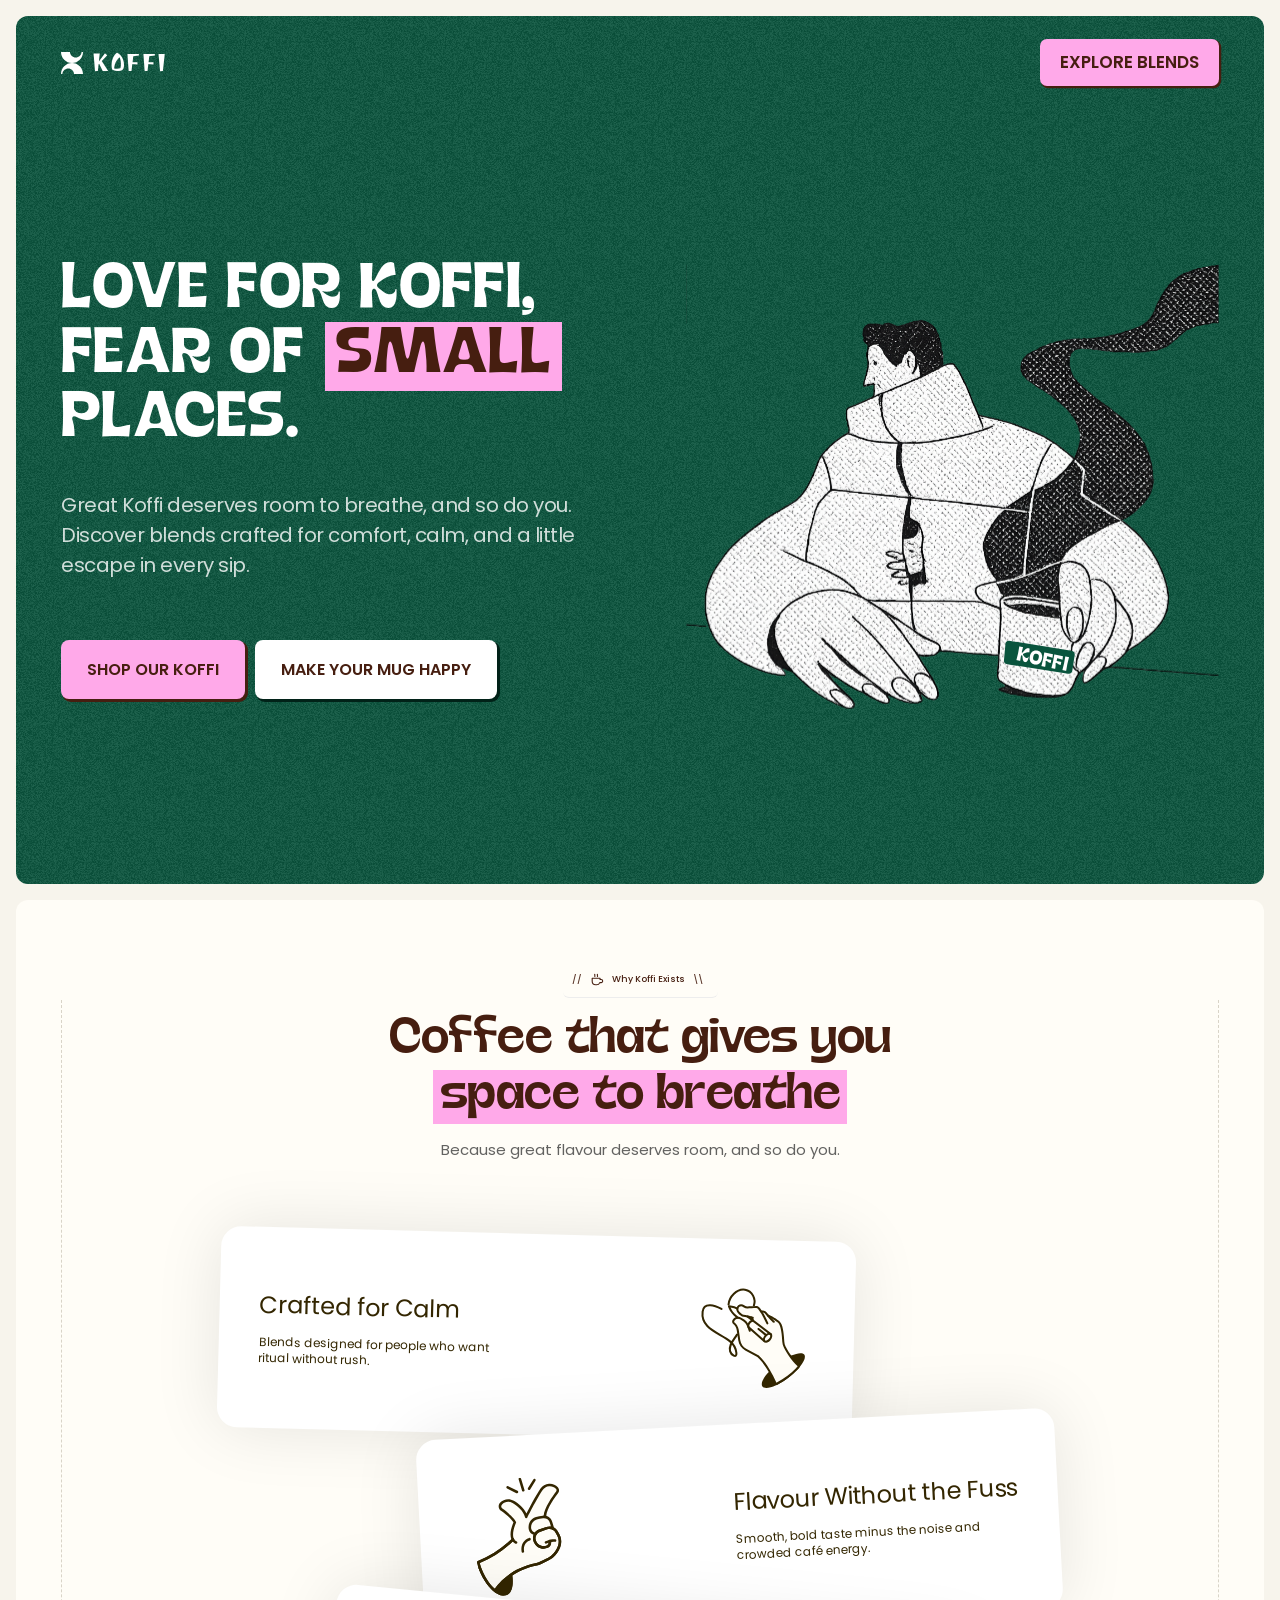
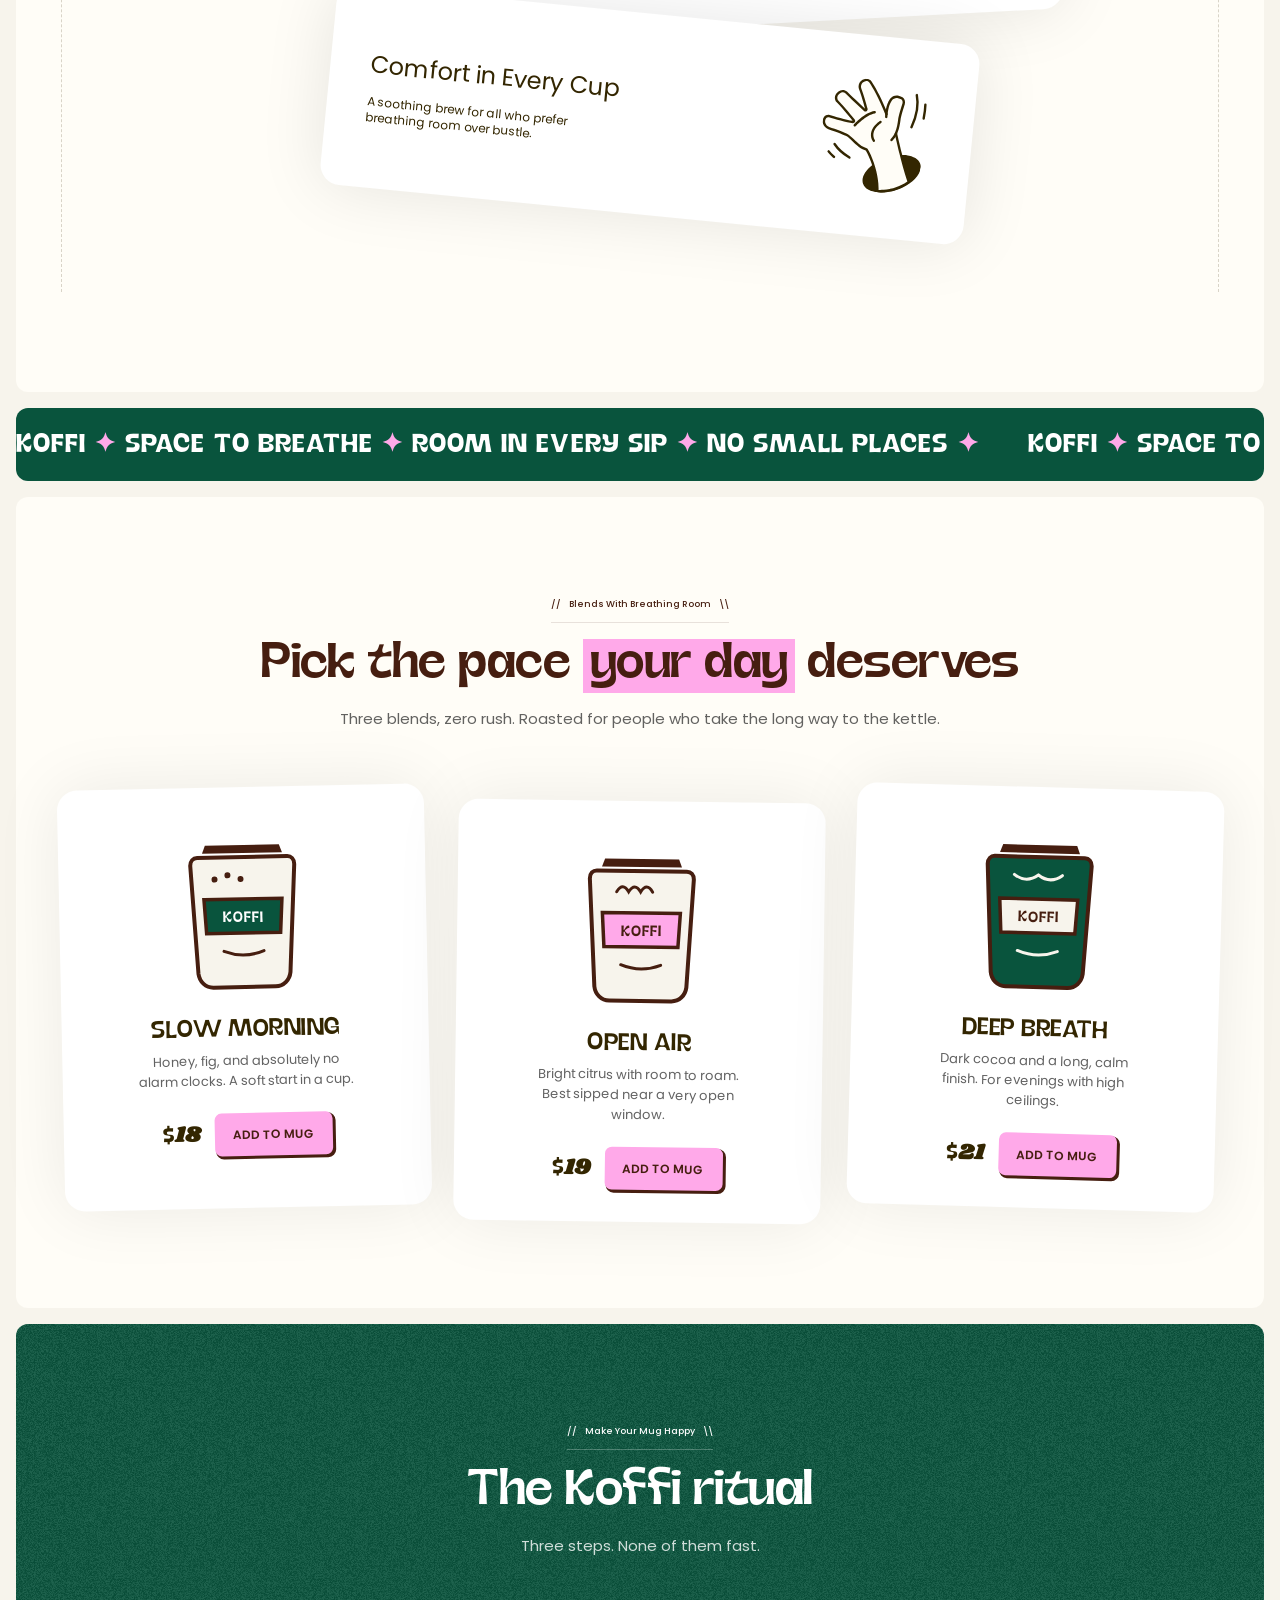
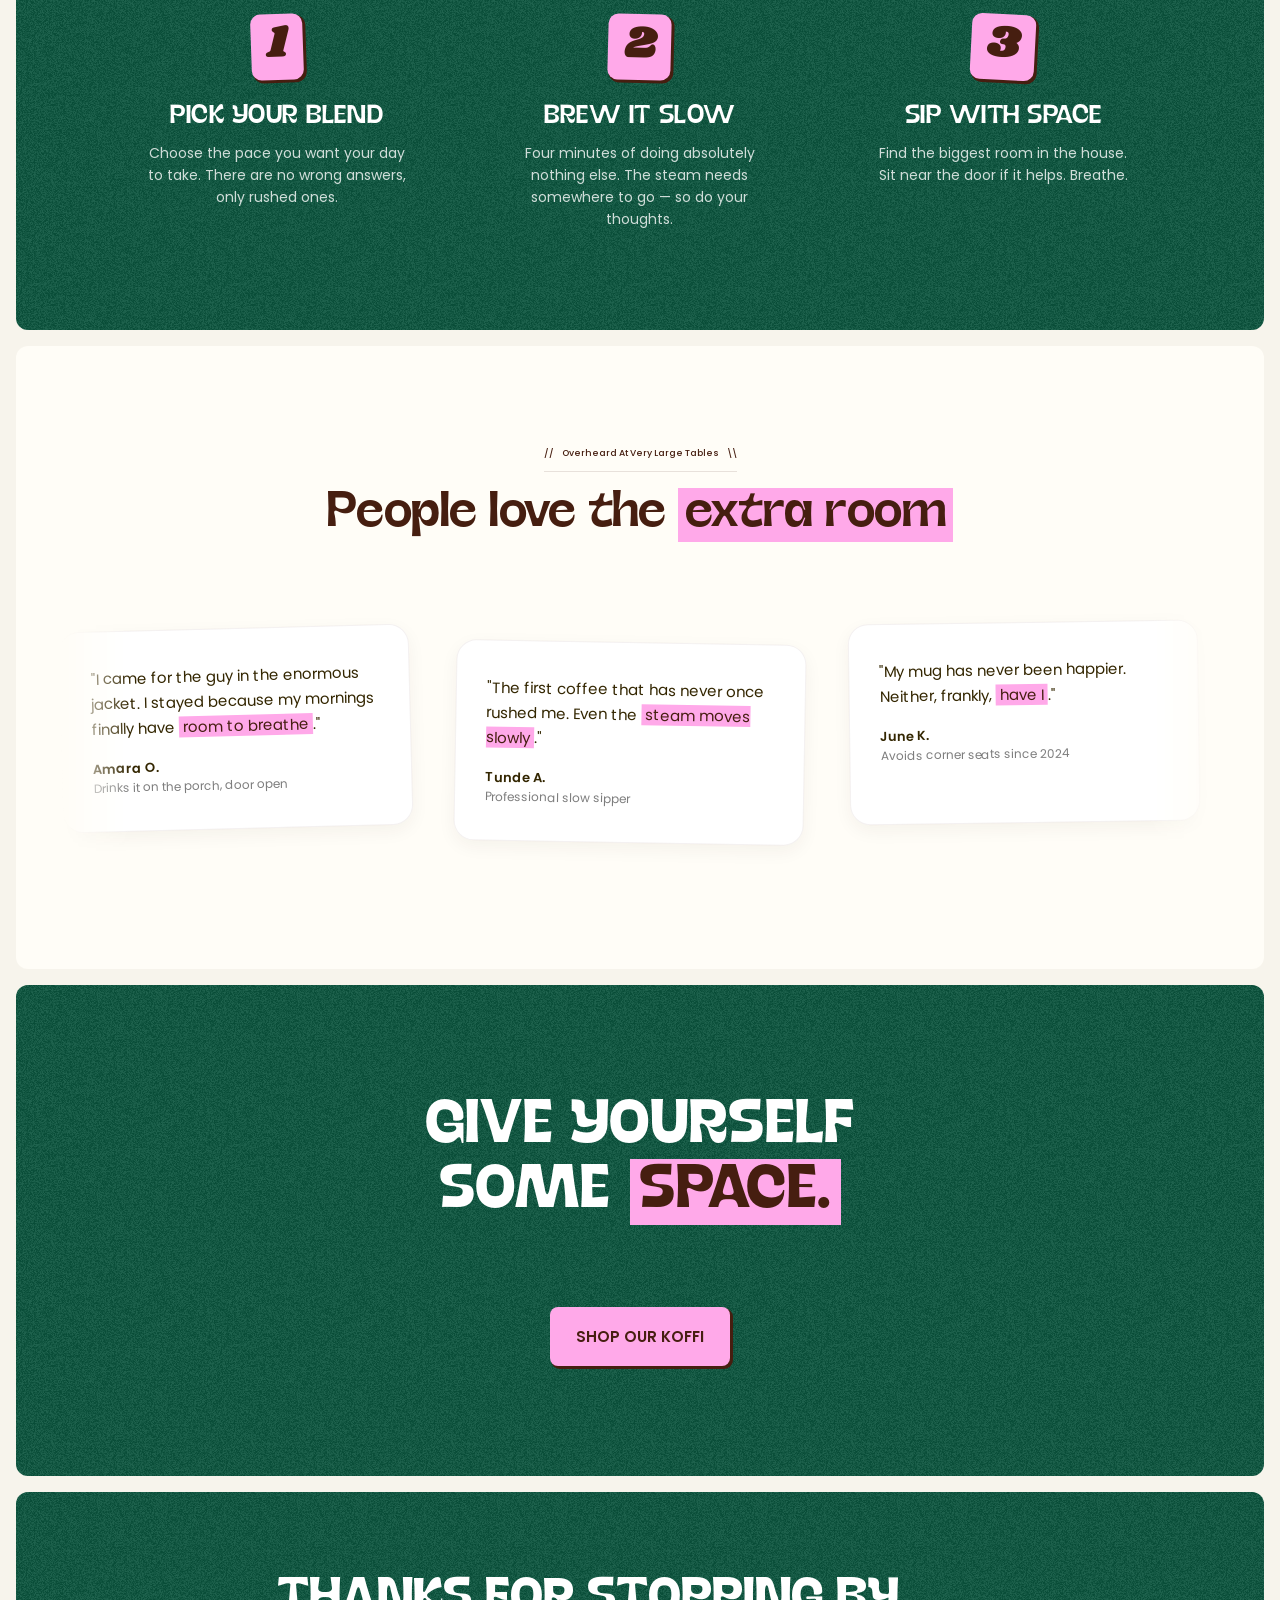
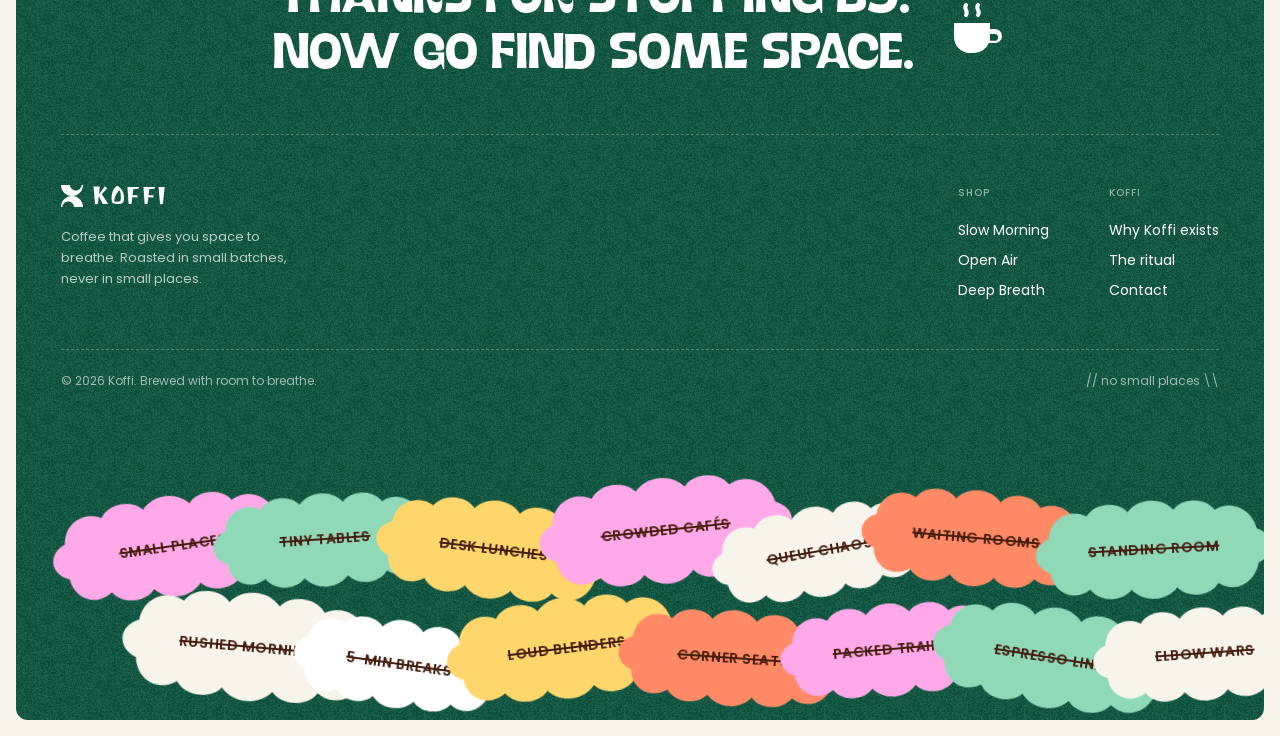
<file: Day 01 - Koffi Website/index.html>
<!DOCTYPE html>
<html lang="en">
<head>
<meta charset="UTF-8" />
<meta name="viewport" content="width=device-width, initial-scale=1.0" />
<title>Koffi — Coffee that gives you space to breathe</title>
<link rel="preconnect" href="https://fonts.googleapis.com" />
<link rel="preconnect" href="https://fonts.gstatic.com" crossorigin />
<link href="https://fonts.googleapis.com/css2?family=Joti+One&family=Shrikhand&family=Poppins:wght@400;500;600;700&display=swap" rel="stylesheet" />
<style>
  /* Display face from the Figma source: Nimbu Demo Semi Bold.
     Embedded from ./assets so it renders on any machine.
     (Internal family name is "Nimbu SemBd".) */
  @font-face {
    font-family: "Nimbu Local";
    src: url("assets/NimbuDemo-SemiBold.otf") format("opentype"),
         local("Nimbu SemBd"), local("Nimbu Demo Semi Bold"), local("NimbuDemo-SemiBold");
    font-weight: 600;
    font-display: swap;
  }
  @font-face {
    font-family: "Nimbu Local";
    src: url("assets/NimbuDemo-Medium.otf") format("opentype"),
         local("Nimbu Med"), local("Nimbu Demo Medium"), local("NimbuDemo-Medium");
    font-weight: 500;
    font-display: swap;
  }

  :root {
    /* exact tokens pulled from the Figma file */
    --green: #09543d;
    --pink: #ffa9e9;
    --choc: #461e10;
    --shadow-dark: #012218;
    --cream: #f7f4ec;
    --white: #ffffff;
    --display: "Nimbu Local", "NimbuDemo", "Nimbu Demo", "Shrikhand", cursive;

    /* motion tokens */
    --ease-spring: cubic-bezier(0.34, 1.56, 0.64, 1);
    --ease-out-expo: cubic-bezier(0.16, 1, 0.3, 1);
    --ease-out-quart: cubic-bezier(0.25, 1, 0.5, 1);
  }

  * { margin: 0; padding: 0; box-sizing: border-box; }

  html { scroll-behavior: smooth; }
  #blends, #shop, #mug { scroll-margin-top: 16px; }

  @media (prefers-reduced-motion: reduce) {
    html { scroll-behavior: auto; }
    *, *::before, *::after { animation: none !important; transition: none !important; }
    [data-reveal] { opacity: 1 !important; transform: none !important; }
  }

  body {
    font-family: "Poppins", sans-serif;
    background: var(--cream);
    color: var(--choc);
    padding: 16px; /* cream frame around the rounded sections, as in Figma */
    -webkit-font-smoothing: antialiased;
  }

  /* ============ HERO: rounded green frame, fills the viewport ============ */
  .hero {
    position: relative;
    width: 100%;
    min-height: calc(100vh - 32px);
    min-height: calc(100svh - 32px);
    background: var(--green);
    border-radius: 12px;
    overflow: hidden;
    display: flex;
    flex-direction: column;
  }

  /* noise texture (from Figma, 200px tile @ 9% opacity) */
  .hero::before {
    content: "";
    position: absolute;
    inset: 0;
    background-image: url("assets/noise.png");
    background-size: 200px 200px;
    opacity: 0.09;
    transform: rotate(180deg);
    pointer-events: none;
  }

  .hero-inner {
    position: relative;
    width: 100%;
    max-width: 1320px;
    margin: 0 auto;
    padding: 20px 45px 0;
    display: flex;
    flex-direction: column;
    flex: 1;
    z-index: 1;
  }

  /* --- Nav --- */
  .nav {
    display: flex;
    align-items: center;
    justify-content: space-between;
    padding: 3px 0;
  }

  .logo {
    display: inline-flex;
    align-items: center;
    gap: 8px;
    text-decoration: none;
    color: var(--white);
  }

  .logo-mark { width: 22px; height: 22px; display: block; }

  /* --- Logo mark: butterfly ⇄ coffee cup coin-flip --- */
  .logo {
    transition: transform 0.35s var(--ease-spring);
    transform-origin: left center;
  }
  .logo-flip { width: 22px; height: 22px; perspective: 120px; }
  .flip-inner {
    position: relative;
    width: 100%;
    height: 100%;
    transform-style: preserve-3d;
    transition: transform 0.55s var(--ease-spring);
  }
  .flip-face {
    position: absolute;
    inset: 0;
    backface-visibility: hidden;
    -webkit-backface-visibility: hidden;
  }
  .flip-face.back { transform: rotateY(180deg); }
  .logo.flipped .flip-inner { transform: rotateY(180deg); }
  @media (hover: hover) and (pointer: fine) {
    .logo:hover { transform: scale(1.1); }
    .logo:hover .flip-inner { transform: rotateY(180deg); }
  }

  .logo-word {
    font-family: "Joti One", cursive;
    font-weight: 400;
    font-size: 26px;
    letter-spacing: 0.571px;
    line-height: 19px;
    text-transform: uppercase;
  }

  /* --- Buttons: hard offset shadow, exact Figma spec --- */
  .btn {
    display: inline-flex;
    align-items: center;
    justify-content: center;
    font-family: "Poppins", sans-serif;
    font-weight: 600;
    font-size: 16px;
    line-height: 19px;
    text-transform: uppercase;
    text-decoration: none;
    color: var(--choc);
    padding: 20px 26px;
    border-radius: 8px;
    box-shadow: 2px 2px 0 1px var(--choc);
    transition: transform 0.12s ease, box-shadow 0.12s ease;
  }
  .btn { transition: transform 0.35s var(--ease-spring), box-shadow 0.35s var(--ease-spring); }
  .btn:hover { transform: translate(-2px, -3px) scale(1.04); box-shadow: 4px 5px 0 1px var(--choc); }
  .btn:active { transform: translate(2px, 2px) scale(0.97); box-shadow: 0 0 0 0 var(--choc); transition-duration: 0.06s; }
  .btn:focus-visible { outline: 3px dashed var(--pink); outline-offset: 4px; }

  .btn-pink { background: var(--pink); }
  .btn-white { background: var(--white); box-shadow: 2px 2px 0 1px var(--shadow-dark); }
  .btn-white:hover { box-shadow: 4px 5px 0 1px var(--shadow-dark); }
  .btn-white:active { box-shadow: 0 0 0 0 var(--shadow-dark); }

  .nav .btn {
    padding: 16px 20px;
    font-size: 17px;
    line-height: 15px;
    border-radius: 7px;
    box-shadow: 1.5px 1.5px 0 0.75px var(--choc);
  }

  /* --- Hero entrance: one orchestrated sequence on load --- */
  @keyframes rise {
    from { opacity: 0; transform: translateY(16px); }
    to   { opacity: 1; transform: translateY(0); }
  }
  .nav        { animation: rise 0.5s var(--ease-out-expo) 0.05s backwards; }
  .hero-title { animation: rise 0.6s var(--ease-out-expo) 0.12s backwards; }
  .hero-sub   { animation: rise 0.6s var(--ease-out-expo) 0.22s backwards; }
  .hero-ctas  { animation: rise 0.6s var(--ease-out-expo) 0.32s backwards; }
  .hero-art   { animation: rise 0.7s var(--ease-out-expo) 0.25s backwards; }

  /* --- Hero body --- */
  .hero-grid {
    flex: 1;
    display: flex;
    align-items: center;
    justify-content: space-between;
    gap: 24px;
    padding: 45px 0 60px;
  }

  .hero-copy {
    width: 51%;
    min-width: 560px;
    max-width: 660px;
    flex-shrink: 0;
    display: flex;
    flex-direction: column;
  }

  .hero-title {
    font-family: var(--display);
    font-weight: 600;
    font-size: clamp(40px, 5vw, 75.2px);
    line-height: 1.0125; /* 76.15/75.21 per Figma */
    white-space: nowrap; /* the <br> tags define the design's exact 3 lines */
    letter-spacing: 0.0071em; /* 0.5368px @ 75.21px */
    text-transform: uppercase;
    color: var(--white);
    text-rendering: optimizeLegibility;
  }

  .hl {
    /* inline-block keeps the pink box on its own line, exactly like the
       79.9px rect in Figma, without painting over neighbouring lines */
    display: inline-block;
    line-height: 1;
    background: var(--pink);
    color: var(--choc);
    padding: 0.03em 0.16em 0.05em;
    margin: -0.04em 0 -0.04em 0.05em;
    vertical-align: baseline;
  }

  .hero-sub {
    max-width: 578px;
    margin-top: 37px;
    font-size: 20px;
    line-height: normal;
    letter-spacing: -0.5px;
    font-weight: 400;
    color: rgba(255, 255, 255, 0.8);
  }

  .hero-ctas {
    display: flex;
    flex-wrap: wrap;
    gap: 10px;
    margin-top: 60px;
  }

  /* --- Illustration (exact asset from Figma, flipped as in the source) --- */
  .hero-art {
    position: relative;
    width: 589px;
    max-width: 46%;
    aspect-ratio: 589 / 526.6;
    flex-shrink: 1;
  }

  /* exported SVG already bakes in Figma's mirror + crop */
  .hero-art .art-crop { position: absolute; inset: 0; }
  .hero-art .art-crop img { width: 100%; height: 100%; display: block; }

  /* Koffi tag overlaid on the cup (Vector 3 in Figma: 88x46.5 @ 1033,569) */
  .cup-tag {
    position: absolute;
    left: 58.9%;
    top: 83%;
    width: 14.94%; /* 88/589 */
    aspect-ratio: 88 / 46.5;
    pointer-events: none;
  }
  .cup-tag svg { width: 100%; height: 100%; display: block; }
  .cup-tag span {
    position: absolute;
    left: 16%;
    top: 34%;
    width: 74%;
    text-align: center;
    font-family: var(--display);
    font-weight: 600;
    font-size: clamp(11px, 1.6vw, 20px);
    letter-spacing: 0.5px;
    text-transform: uppercase;
    color: var(--white);
    transform: rotate(12deg);
    transform-origin: center;
  }

  /* ============ Responsive ============ */
  @media (max-width: 1100px) {
    .hero-copy { width: 55%; min-width: 0; }
    .hero-sub { font-size: 17px; }
    .btn { font-size: 14px; padding: 16px 20px; }
  }
  @media (max-width: 860px) {
    .hero { min-height: 0; }
    .hero-grid { flex-direction: column; align-items: flex-start; padding-bottom: 0; }
    .hero-copy { width: 100%; min-width: 0; }
    .hero-art { max-width: 100%; width: 480px; align-self: center; }
    .nav .btn { font-size: 13px; padding: 12px; }
  }
  @media (max-width: 520px) {
    body { padding: 8px; }
    .hero { min-height: calc(100svh - 16px); }
    .hero-inner { padding: 16px 16px 0; }
    .hero-title { font-size: clamp(30px, 9.6vw, 44px); }
    .hero-sub { font-size: 15px; }
    .hero-ctas { gap: 12px; }
    .hero-ctas .btn { width: 100%; }
    .nav .btn { padding: 12px 14px; font-size: 13px; line-height: 13px; }
    .logo-word { font-size: 22px; }
  }

  /* ============ WHY KOFFI EXISTS ============ */
  .why {
    background: #fffdf7;
    padding: 100px 45px;
    border-radius: 12px;
    margin-top: 16px; /* gap between the rounded frames, as in Figma */
  }

  .why-frame {
    max-width: 1185px;
    margin: 0 auto;
    border-left: 1.5px dashed #d9d4c8;
    border-right: 1.5px dashed #d9d4c8;
    padding: 0 0 40px;
    display: flex;
    flex-direction: column;
    align-items: center;
    gap: 50px;
  }

  /* --- Eyebrow badge --- */
  .why-eyebrow {
    display: flex;
    align-items: center;
    gap: 8px;
    padding: 10px 15px 10px 9px;
    border-radius: 6px;
    border-bottom: 1px solid #ededed;
    font-family: "Inter", "Poppins", sans-serif;
    font-weight: 500;
    font-size: 9px;
    line-height: 15px;
    color: var(--choc);
  }
  .why-eyebrow .slashes { opacity: 0.9; }
  .why-eyebrow .flip { transform: scaleX(-1); display: inline-block; }
  .why-eyebrow svg { width: 14px; height: 14px; display: block; }

  /* --- Heading --- */
  .why-head {
    display: flex;
    flex-direction: column;
    align-items: center;
    gap: 14px;
    text-align: center;
    margin-top: -38px;
  }

  .why-title {
    font-family: var(--display);
    font-weight: 500;
    font-size: clamp(32px, 3.95vw, 50.1px);
    line-height: 1.118; /* 56/50.1 per Figma */
    letter-spacing: -0.52px;
    color: var(--choc);
  }

  .hl2 {
    display: inline-block;
    line-height: 1;
    background: var(--pink);
    padding: 0.03em 0.14em 0.06em;
    margin: -0.04em 0;
  }

  .why-sub {
    max-width: 400px;
    font-size: 15px;
    line-height: 24px;
    color: rgba(38, 38, 38, 0.72);
    text-wrap: balance;
  }

  /* --- Scattered cards --- */
  .why-cards {
    position: relative;
    width: 100%;
    max-width: 1185px;
    height: 640px;
  }

  .why-card {
    position: absolute;
    display: flex;
    align-items: center;
    justify-content: space-between;
    gap: 30px;
    height: 201px;
    padding: 40px;
    background: #ffffff;
    border-radius: 20px;
    box-shadow: 0 0 67px rgba(0, 0, 0, 0.1);
    color: #332601;
  }

  .why-card h3 {
    font-family: "Poppins", sans-serif;
    font-weight: 400;
    font-size: 24px;
    line-height: 29px;
    letter-spacing: -0.24px;
    margin-bottom: 15px;
  }

  .why-card p {
    font-size: 12px;
    line-height: 16px;
    max-width: 260px;
  }

  .why-card .card-icon {
    flex-shrink: 0;
    width: 118px;
    height: 121px;
    object-fit: contain;
  }

  .why-card {
    transform: translateY(calc(var(--ty, 0px) + var(--hy, 0px))) rotate(var(--r, 0deg));
    transition: transform 0.5s var(--ease-out-expo), opacity 0.5s var(--ease-out-expo);
  }
  .card-1 { left: 13.6%; width: 54.9%; top: 22px;  --r: 1.5deg; z-index: 1; }
  .card-2 { left: 31%;   width: 55.3%; top: 212px; --r: -3deg;  z-index: 2; }
  .card-3 { left: 22.9%; width: 55.9%; top: 402px; --r: 5.6deg; z-index: 3; }
  .why-card .card-icon { transition: transform 0.35s var(--ease-spring); }

  @media (max-width: 1020px) {
    .why-cards { height: auto; display: flex; flex-direction: column; gap: 28px; align-items: center; }
    .why-card { position: static; width: 100%; max-width: 655px; height: auto; min-height: 201px; }
  }
  @media (max-width: 560px) {
    .why { padding: 60px 20px; }
    .why-card { flex-direction: column; align-items: flex-start; padding: 28px; }
    .why-card.card-2 { flex-direction: column-reverse; }
    .why-card .card-icon { width: 92px; height: 94px; }
  }

  /* ============ SHARED PANEL & EYEBROW ============ */
  .panel { border-radius: 12px; margin-top: 16px; }

  .eyebrow {
    display: inline-flex;
    align-items: center;
    gap: 8px;
    font-family: "Inter", "Poppins", sans-serif;
    font-weight: 500;
    font-size: 9px;
    line-height: 15px;
    padding-bottom: 10px;
    border-bottom: 1px solid rgba(70, 30, 16, 0.12);
  }
  .eyebrow .flip { transform: scaleX(-1); display: inline-block; }

  .section-head {
    display: flex;
    flex-direction: column;
    align-items: center;
    gap: 14px;
    text-align: center;
    margin-bottom: 56px;
  }

  .section-title {
    font-family: var(--display);
    font-weight: 500;
    font-size: clamp(32px, 3.95vw, 50.1px);
    line-height: 1.118;
    letter-spacing: -0.52px;
  }

  .section-sub { font-size: 15px; line-height: 24px; text-wrap: balance; }

  /* ============ MARQUEE ============ */
  .marquee {
    background: var(--green);
    overflow: hidden;
    padding: 20px 0;
  }
  .marquee-track {
    display: flex;
    width: max-content;
    animation: marquee 26s linear infinite;
    will-change: transform;
  }
  .marquee span {
    font-family: var(--display);
    font-weight: 600;
    font-size: 26px;
    letter-spacing: 0.04em;
    text-transform: uppercase;
    color: var(--white);
    white-space: nowrap;
    padding-right: 48px; /* identical trailing space on each copy = seamless loop */
  }
  .marquee span b { color: var(--pink); font-weight: 600; }
  @keyframes marquee { to { transform: translateX(-50%); } }

  /* ============ BLENDS / SHOP ============ */
  .blends {
    background: #fffdf7;
    padding: 100px 45px;
  }
  .blends .eyebrow, .blends .section-title { color: var(--choc); }
  .blends .section-sub { color: rgba(38, 38, 38, 0.72); }

  .blend-grid {
    max-width: 1185px;
    margin: 0 auto;
    display: grid;
    grid-template-columns: repeat(3, 1fr);
    gap: 28px;
  }

  .blend-card {
    background: var(--white);
    border-radius: 20px;
    box-shadow: 0 0 67px rgba(0, 0, 0, 0.08);
    padding: 36px 32px 32px;
    display: flex;
    flex-direction: column;
    align-items: center;
    text-align: center;
    color: #332601;
    transform: translateY(calc(var(--off, 0px) + var(--ty, 0px) + var(--hy, 0px))) rotate(var(--r, 0deg));
    transition: transform 0.5s var(--ease-out-expo), opacity 0.5s var(--ease-out-expo);
  }
  .blend-card:nth-child(1) { --r: -1.2deg; }
  .blend-card:nth-child(2) { --r: 0.8deg; --off: 14px; }
  .blend-card:nth-child(3) { --r: 1.6deg; }

  .blend-card svg { width: 150px; height: auto; margin-bottom: 24px; transition: transform 0.35s var(--ease-spring); }

  .blend-name {
    font-family: var(--display);
    font-weight: 500;
    font-size: 24px;
    letter-spacing: 0.02em;
    text-transform: uppercase;
    margin-bottom: 8px;
  }

  .blend-notes { font-size: 13px; line-height: 20px; color: rgba(38,38,38,0.72); max-width: 220px; }

  .blend-buy {
    margin-top: 22px;
    display: flex;
    align-items: center;
    gap: 14px;
  }
  .blend-price {
    font-family: var(--display);
    font-weight: 600;
    font-size: 22px;
  }
  .btn-small {
    padding: 12px 18px;
    font-size: 12px;
    border-radius: 7px;
  }

  /* ============ RITUAL ============ */
  .ritual {
    position: relative;
    background: var(--green);
    padding: 100px 45px;
    overflow: hidden;
  }
  .ritual::before {
    content: "";
    position: absolute;
    inset: 0;
    background-image: url("assets/noise.png");
    background-size: 200px 200px;
    opacity: 0.09;
    pointer-events: none;
  }
  .ritual > * { position: relative; }
  .ritual .eyebrow { color: var(--white); border-bottom-color: rgba(255,255,255,0.25); }
  .ritual .section-title { color: var(--white); }
  .ritual .section-sub { color: rgba(255,255,255,0.8); }

  .ritual-steps {
    max-width: 1050px;
    margin: 0 auto;
    display: grid;
    grid-template-columns: repeat(3, 1fr);
    gap: 40px;
  }

  .step {
    text-align: center;
    color: var(--white);
    padding: 0 10px;
  }
  .step-num {
    display: inline-block;
    font-family: var(--display);
    font-weight: 600;
    font-size: 44px;
    color: var(--choc);
    background: var(--pink);
    line-height: 1;
    padding: 10px 16px 12px;
    border-radius: 10px;
    box-shadow: 2px 2px 0 1px var(--choc);
    transform: rotate(-2deg);
    margin-bottom: 22px;
  }
  .step:nth-child(2) .step-num { transform: rotate(1.5deg); }
  .step:nth-child(3) .step-num { transform: rotate(3deg); }
  .step h3 {
    font-family: var(--display);
    font-weight: 500;
    font-size: 26px;
    letter-spacing: 0.02em;
    text-transform: uppercase;
    margin-bottom: 10px;
  }
  .step p { font-size: 14px; line-height: 22px; color: rgba(255,255,255,0.8); max-width: 260px; margin: 0 auto; }

  /* ============ TESTIMONIALS ============ */
  .voices {
    background: #fffdf7;
    padding: 100px 45px;
  }
  .voices .eyebrow, .voices .section-title { color: var(--choc); }

  /* Infinite scrolling rail of testimonial cards */
  .voices-marquee {
    overflow: hidden;
    padding: 30px 0 40px; /* room for card tilt + hover growth */
    -webkit-mask-image: linear-gradient(90deg, transparent, #000 6%, #000 94%, transparent);
    mask-image: linear-gradient(90deg, transparent, #000 6%, #000 94%, transparent);
  }
  .voices-track {
    display: flex;
    width: max-content;
    animation: marquee 45s linear infinite;
    will-change: transform;
  }
  .voices-group {
    display: flex;
    gap: 44px;
    padding-right: 44px;
  }
  .voices-marquee:hover .voices-track { animation-play-state: paused; }

  .voice-card {
    position: relative;
    width: 350px;
    flex-shrink: 0;
    background: var(--white);
    border-radius: 20px;
    border: 1px solid rgba(70, 30, 16, 0.06);
    box-shadow: 0 6px 18px rgba(59, 35, 16, 0.05);
    padding: 34px 30px;
    color: #332601;
    transform: translateY(var(--off, 0px)) rotate(var(--r, 0deg)) scale(var(--s, 1));
    transition: transform 0.35s var(--ease-out-expo), box-shadow 0.35s var(--ease-out-expo);
  }
  .voices-group .voice-card:nth-child(3n + 1) { --r: -1.5deg; }
  .voices-group .voice-card:nth-child(3n + 2) { --r: 1deg; --off: 14px; }
  .voices-group .voice-card:nth-child(3n)     { --r: -0.8deg; --off: -6px; }

  .voice-quote { font-size: 15px; line-height: 25px; margin-bottom: 18px; }
  .voice-quote mark { background: var(--pink); color: var(--choc); padding: 0 4px; }
  .voice-who { font-weight: 600; font-size: 13px; }
  .voice-who span { display: block; font-weight: 400; font-size: 12px; color: rgba(38,38,38,0.6); }

  /* ============ BIG CTA ============ */
  .cta {
    position: relative;
    background: var(--green);
    padding: 110px 45px;
    text-align: center;
    overflow: hidden;
  }
  .cta::before {
    content: "";
    position: absolute;
    inset: 0;
    background-image: url("assets/noise.png");
    background-size: 200px 200px;
    opacity: 0.09;
    pointer-events: none;
  }
  .cta > * { position: relative; }
  .cta-title {
    font-family: var(--display);
    font-weight: 600;
    font-size: clamp(38px, 4.8vw, 64px);
    line-height: 1.05;
    letter-spacing: 0.005em;
    text-transform: uppercase;
    color: var(--white);
    margin-bottom: 18px;
  }
  .cta-sub { font-size: 16px; color: rgba(255,255,255,0.8); margin-bottom: 40px; }
  .cta .btn { font-size: 15px; }

  /* ============ FOOTER ============ */
  .footer {
    position: relative;
    background: var(--green);
    padding: 80px 45px 0;
    color: var(--white);
    overflow: hidden;
  }
  .footer::before {
    content: "";
    position: absolute;
    inset: 0;
    background-image: url("assets/noise.png");
    background-size: 200px 200px;
    opacity: 0.09;
    pointer-events: none;
  }
  .footer > * { position: relative; }

  .footer-hero {
    max-width: 1185px;
    margin: 0 auto 50px;
    display: flex;
    align-items: center;
    justify-content: center;
    text-align: center;
    gap: 30px;
  }
  .footer-hero h2 {
    font-family: var(--display);
    font-weight: 600;
    font-size: clamp(28px, 3.9vw, 52px);
    line-height: 1.12;
    text-transform: uppercase;
    color: var(--white);
  }
  .footer-hero .cup {
    width: clamp(48px, 5vw, 72px);
    flex-shrink: 0;
    margin-top: 6px;
  }

  .footer-div {
    max-width: 1185px;
    margin: 0 auto 50px;
    border-top: 1.5px dashed rgba(255, 255, 255, 0.25);
  }

  /* --- Scatter field: scalloped tags that flee the cursor --- */
  .footer-tags {
    position: relative;
    width: 100%;
    margin: 30px auto 0;
    height: 300px;
  }
  .tag {
    position: absolute;
    width: calc(var(--w, 190px) * 1.35); /* slightly bigger than the base sizes */
    transform: rotate(var(--rot, 0deg));
    transition: transform 0.6s var(--ease-spring);
    will-change: transform;
    user-select: none;
  }
  .tag svg { width: 100%; height: auto; display: block; fill: var(--tag, var(--pink)); }
  .tag s {
    position: absolute;
    inset: 0;
    display: flex;
    align-items: center;
    justify-content: center;
    font-family: "Poppins", sans-serif;
    font-weight: 600;
    font-size: 14px;
    letter-spacing: 0.04em;
    text-transform: uppercase;
    color: var(--choc);
    text-decoration-thickness: 1.5px;
  }

  @media (max-width: 700px) {
    /* Shorter mobile footer, matching the compact reference layout:
       headline left-aligned with the cup at its side, and a small
       tag cluster instead of a full-width field of 14 shapes. */
    .footer { padding: 56px 22px 0; }
    .footer-hero {
      max-width: 100%;
      margin: 0 0 28px;
      align-items: flex-end;
      justify-content: flex-start;
      text-align: left;
      gap: 14px;
    }
    .footer-hero h2 { font-size: clamp(24px, 7.5vw, 32px); }
    .footer-hero .cup { width: 36px; margin-top: 0; }
    .footer-div { margin: 0 0 28px; }
    .footer-top { margin: 0 0 28px; gap: 24px; }
    /* Tight, overlapping 5-blob cluster that bleeds off the footer's own
       rounded edges — .footer-tags stays visible (no clip of its own) so the
       parent .footer's overflow:hidden is what crops the cluster, exactly
       like the Figma frame crops the blobs at its boundary. */
    .footer-tags {
      position: relative;
      height: 130px;
      margin: 22px 0 0;
      overflow: visible;
    }
    .tag { width: calc(var(--w, 190px) * 0.82) !important; transition: none; }
    .tag s { font-size: 11px; }
    .tag:nth-child(n + 6) { display: none; }
    /* One interlocking diagonal cascade — each blob overlaps the next
       so the cluster reads as a single chain, not two separate rows. */
    .tag:nth-child(3) { left: -6% !important; bottom: -8px  !important; --rot: -14deg !important; }
    .tag:nth-child(1) { left: 9%  !important; bottom: 34px  !important; --rot: -9deg  !important; }
    .tag:nth-child(4) { left: 27% !important; bottom: -14px !important; --rot: 7deg   !important; --tag: #ff8a65 !important; }
    .tag:nth-child(2) { left: 44% !important; bottom: 46px  !important; --rot: 8deg   !important; }
    .tag:nth-child(5) { left: 58% !important; bottom: 6px   !important; --rot: -8deg  !important; }
  }
  .footer-top {
    max-width: 1185px;
    margin: 0 auto 44px;
    display: flex;
    align-items: flex-start;
    justify-content: space-between;
    gap: 30px;
    flex-wrap: wrap;
  }
  .footer-tag { margin-top: 12px; font-size: 13px; color: rgba(255,255,255,0.7); max-width: 240px; line-height: 21px; }
  .footer-links { display: flex; gap: 60px; flex-wrap: wrap; }
  .footer-links h4 {
    font-family: "Inter", "Poppins", sans-serif;
    font-size: 10px;
    font-weight: 500;
    letter-spacing: 0.1em;
    text-transform: uppercase;
    color: rgba(255,255,255,0.55);
    margin-bottom: 14px;
  }
  .footer-links a {
    display: block;
    color: var(--white);
    text-decoration: none;
    font-size: 14px;
    line-height: 30px;
  }
  .footer-links a:hover { color: var(--pink); }
  .footer-bottom {
    max-width: 1185px;
    margin: 0 auto;
    padding-top: 22px;
    border-top: 1px dashed rgba(255,255,255,0.25);
    display: flex;
    justify-content: space-between;
    gap: 12px;
    flex-wrap: wrap;
    font-size: 12px;
    color: rgba(255,255,255,0.6);
  }

  @media (max-width: 900px) {
    .blend-grid, .ritual-steps { grid-template-columns: 1fr; max-width: 560px; }
    .blend-card:nth-child(2) { --off: 0px; }
    .voice-card { width: 300px; }
  }

  /* ============ SCROLL REVEAL SYSTEM ============ */
  /* :where() keeps specificity at zero so card transform rules stay in charge */
  :where([data-reveal]) {
    transform: translateY(var(--ty, 0px));
    transition: transform 0.6s var(--ease-out-expo), opacity 0.6s var(--ease-out-expo);
  }
  .js [data-reveal]:not(.in) { opacity: 0; --ty: 20px; }
  [data-reveal].in { opacity: 1; --ty: 0px; }

  /* stagger within groups */
  .blend-grid  > :nth-child(2),
  .ritual-steps > :nth-child(2), .why-cards > :nth-child(2) { transition-delay: 0.08s; }
  .blend-grid  > :nth-child(3),
  .ritual-steps > :nth-child(3), .why-cards > :nth-child(3) { transition-delay: 0.16s; }
  .blend-card:hover, .voice-card:hover, .why-card:hover { transition-delay: 0s; }

  /* marquee: pause on hover */
  .marquee:hover .marquee-track { animation-play-state: paused; }

  .step-num { transition: transform 0.3s var(--ease-spring); }

  /* Character animations: each icon acts out what it depicts */
  @keyframes icon-draw {
    0%, 100% { transform: rotate(0deg) translateY(0); }
    25%      { transform: rotate(-8deg) translateY(-3px); }
    55%      { transform: rotate(5deg) translateY(1px); }
    80%      { transform: rotate(-3deg) translateY(-1px); }
  }
  @keyframes icon-snap {
    0%, 100% { transform: scale(1) rotate(0deg); }
    30%      { transform: scale(1.14) rotate(-9deg); }
    55%      { transform: scale(0.95) rotate(5deg); }
    78%      { transform: scale(1.05) rotate(-2deg); }
  }
  @keyframes icon-wave {
    0%, 100% { transform: rotate(0deg); }
    20%      { transform: rotate(-16deg); }
    40%      { transform: rotate(12deg); }
    60%      { transform: rotate(-10deg); }
    80%      { transform: rotate(6deg); }
  }
  @keyframes bag-wobble {
    0%, 100% { transform: rotate(0deg) scale(1); }
    30%      { transform: rotate(-4deg) scale(1.04, 0.97); }
    60%      { transform: rotate(3deg) scale(0.98, 1.03); }
    85%      { transform: rotate(-1deg) scale(1.01); }
  }

  .card-1 .card-icon { transform-origin: 30% 85%; } /* pivot at the drawing hand's wrist */
  .card-2 .card-icon { transform-origin: 50% 60%; } /* pop from the snap */
  .card-3 .card-icon { transform-origin: 60% 92%; } /* wave from the hole it pops out of */
  .blend-card svg    { transform-origin: 50% 88%; } /* bags wobble on their base */

  /* Hover interactions: gated so touch taps don't trigger false hover states */
  @media (hover: hover) and (pointer: fine) {
    .why-card:hover { --hy: -8px; --r: 0deg; z-index: 5; }
    .voice-card:hover { --s: 1.06; --r: 0deg; z-index: 5; box-shadow: 0 14px 30px rgba(59, 35, 16, 0.09); }
    .card-1:hover .card-icon { animation: icon-draw 0.9s ease-in-out; }
    .card-2:hover .card-icon { animation: icon-snap 0.7s var(--ease-spring); }
    .card-3:hover .card-icon { animation: icon-wave 0.9s ease-in-out; }
    .blend-card:hover { --r: 0deg; --hy: -6px; }
    .blend-card:hover svg { animation: bag-wobble 0.7s ease-in-out; }
    .step:hover .step-num { transform: rotate(0deg) scale(1.06); }
  }

  /* Touch equivalents: same visual outcome as hover, triggered by a JS-applied
     class on tap/hold — phones have no hover, but the delight shouldn't skip them */
  .why-card.tap-active { --hy: -8px; --r: 0deg; z-index: 5; }
  .voice-card.tap-active { --s: 1.05; --r: 0deg; z-index: 5; box-shadow: 0 14px 30px rgba(59, 35, 16, 0.09); }
  .blend-card.tap-active { --r: 0deg; --hy: -6px; }
  .card-1.tap-active .card-icon { animation: icon-draw 0.9s ease-in-out; }
  .card-2.tap-active .card-icon { animation: icon-snap 0.7s var(--ease-spring); }
  .card-3.tap-active .card-icon { animation: icon-wave 0.9s ease-in-out; }
  .blend-card.tap-active svg { animation: bag-wobble 0.7s ease-in-out; }
  .step.tap-active .step-num { transform: rotate(0deg) scale(1.06); }

  /* ============ MOBILE FLOATING BAR: quick nav + back-to-top ============ */
  .mobile-bar {
    position: fixed;
    left: 12px;
    right: 12px;
    bottom: 14px;
    z-index: 60;
    display: none;
    align-items: center;
    justify-content: space-between;
    gap: 10px;
    padding: 8px 8px 8px 16px;
    border-radius: 999px;
    background: rgba(9, 84, 61, 0.72);
    backdrop-filter: blur(16px) saturate(160%);
    -webkit-backdrop-filter: blur(16px) saturate(160%);
    border: 1px solid rgba(255, 255, 255, 0.18);
    box-shadow: 0 10px 30px rgba(0, 0, 0, 0.25);
    transform: translateY(140%) scale(0.94);
    opacity: 0;
    transition: transform 0.45s var(--ease-spring), opacity 0.3s var(--ease-out-quart);
  }
  .mobile-bar.show { transform: translateY(0) scale(1); opacity: 1; }
  .mobile-bar.show.hide-on-scroll { transform: translateY(140%) scale(0.98); opacity: 0; }
  .mobile-bar .mb-logo { display: flex; align-items: center; gap: 7px; color: var(--white); text-decoration: none; }
  .mobile-bar .mb-logo img { width: 18px; height: 18px; display: block; }
  .mobile-bar .mb-logo span {
    font-family: "Joti One", cursive;
    font-size: 15px;
    letter-spacing: 0.5px;
    text-transform: uppercase;
    color: var(--white);
  }
  .mobile-bar .mb-actions { display: flex; align-items: center; gap: 8px; }
  .mb-shop {
    font-family: "Poppins", sans-serif;
    font-weight: 600;
    font-size: 12px;
    text-transform: uppercase;
    color: var(--choc);
    background: var(--pink);
    padding: 11px 18px;
    border-radius: 999px;
    text-decoration: none;
    box-shadow: 1.5px 1.5px 0 0.75px var(--choc);
    transition: transform 0.15s var(--ease-out-quart);
  }
  .mb-shop:active { transform: scale(0.94); }
  .mb-top {
    width: 38px;
    height: 38px;
    flex-shrink: 0;
    border-radius: 50%;
    display: flex;
    align-items: center;
    justify-content: center;
    background: rgba(255, 255, 255, 0.14);
    border: 1px solid rgba(255, 255, 255, 0.25);
    color: var(--white);
    transition: transform 0.15s var(--ease-out-quart), background 0.2s ease;
  }
  .mb-top:active { transform: scale(0.86); background: rgba(255, 255, 255, 0.28); }
  .mb-top svg { width: 16px; height: 16px; }

  @media (max-width: 640px) {
    .mobile-bar { display: flex; }
    body { padding-bottom: 84px; } /* keep the floating bar from covering the footer */
  }
  @media (prefers-reduced-motion: reduce) {
    .mobile-bar { transition: opacity 0.2s ease; transform: translateY(140%) !important; }
    .mobile-bar.show { transform: translateY(0) !important; }
  }

  @media (max-width: 560px) {
    .blends, .ritual, .voices, .cta { padding: 60px 20px; }
    .marquee { padding: 14px 0; }
    .marquee span { font-size: 20px; }
    .section-head { margin-bottom: 40px; }
    .section-title { font-size: clamp(28px, 8vw, 38px); }
    .blend-card { padding: 28px 22px 26px; }
    .blend-card svg { width: 120px; }
    .step h3 { font-size: 22px; }
    .voice-card { width: 260px; padding: 26px 22px; }
    .voice-quote { font-size: 14px; line-height: 23px; }
    .voices-marquee {
      -webkit-mask-image: linear-gradient(90deg, transparent, #000 4%, #000 96%, transparent);
      mask-image: linear-gradient(90deg, transparent, #000 4%, #000 96%, transparent);
    }
    .cta-title { font-size: clamp(30px, 9vw, 42px); }
    .cta .btn { width: 100%; max-width: 340px; }
    .footer { padding: 44px 22px 24px; }
    .footer-links { gap: 32px; }
    .footer-links a { line-height: 38px; } /* comfortable touch targets */
    .footer-bottom {
      flex-direction: column;
      align-items: flex-start;
      padding-bottom: 20px;
      border-bottom: 1px dashed rgba(255, 255, 255, 0.25);
    }
  }

  /* Mobile ergonomics */
  a, button { -webkit-tap-highlight-color: transparent; }
  @media (max-width: 400px) {
    .hero-title { font-size: clamp(26px, 9.2vw, 34px); }
    .why-frame { border-left: none; border-right: none; }
  }
</style>
</head>
<body>

<!-- Floating mobile quick-nav: appears while scrolling, hides on scroll-down, shows on scroll-up -->
<div class="mobile-bar" aria-hidden="true">
  <a class="mb-logo" href="#" aria-label="Back to top">
    <img src="assets/logo-mark.svg" alt="" />
    <span>Koffi</span>
  </a>
  <div class="mb-actions">
    <a class="mb-shop" href="#shop">Shop</a>
    <button class="mb-top" type="button" aria-label="Back to top">
      <svg viewBox="0 0 24 24" fill="none" aria-hidden="true">
        <path d="M12 19V5M5 12l7-7 7 7" stroke="currentColor" stroke-width="2.4" stroke-linecap="round" stroke-linejoin="round"/>
      </svg>
    </button>
  </div>
</div>

<header class="hero">
  <div class="hero-inner">

    <nav class="nav" aria-label="Main">
      <a class="logo" href="#" aria-label="Koffi home">
        <span class="logo-flip" aria-hidden="true">
          <span class="flip-inner">
            <img class="logo-mark flip-face" src="assets/logo-mark.svg" alt="" />
            <svg class="logo-mark flip-face back" viewBox="0 0 32 32" fill="none" xmlns="http://www.w3.org/2000/svg">
              <path d="M11 3c-1.5 2 1.5 3 0 5M17 3c-1.5 2 1.5 3 0 5" stroke="#fff" stroke-width="2" stroke-linecap="round"/>
              <path d="M5 12h18v3h2.5a3.5 3.5 0 0 1 0 7H22.4A8 8 0 0 1 15 27h-2a8 8 0 0 1-8-8v-7Z" fill="#fff"/>
              <path d="M23 17.5h2.3a1.7 1.7 0 0 1 0 3.4H23v-3.4Z" fill="#09543d"/>
            </svg>
          </span>
        </span>
        <span class="logo-word">KOFFI</span>
      </a>
      <a class="btn btn-pink" href="#blends">Explore Blends</a>
    </nav>

    <div class="hero-grid">
      <div class="hero-copy">
        <h1 class="hero-title">
          Love for Koffi,<br />
          fear of <span class="hl">small</span><br />
          places.
        </h1>
        <p class="hero-sub">
          Great Koffi deserves room to breathe, and so do you.
          Discover blends crafted for comfort, calm, and a little
          escape in every sip.
        </p>
        <div class="hero-ctas">
          <a class="btn btn-pink" href="#shop">Shop our KOFFI</a>
          <a class="btn btn-white" href="#mug">Make Your Mug Happy</a>
        </div>
      </div>

      <div class="hero-art" role="img" aria-label="Illustration of a person in a huge puffer jacket holding a cup of Koffi, steam drifting upward">
        <div class="art-crop">
          <img src="assets/image-22.svg" alt="" />
        </div>
        <div class="cup-tag">
          <svg viewBox="0 0 88 46" fill="none" xmlns="http://www.w3.org/2000/svg" aria-hidden="true">
            <path d="M6 9 Q6 5 10 5 L79 16 Q83 16.7 82.6 20.7 L80 38 Q79.4 42 75.4 41.4 L8 31 Q4 30.4 4.4 26.4 Z" fill="#09543d"/>
          </svg>
          <span>Koffi</span>
        </div>
      </div>
    </div>

  </div>
</header>

<!-- ============ WHY KOFFI EXISTS ============ -->
<section class="why" id="blends">
  <div class="why-frame">

    <div class="why-head" data-reveal>
      <div class="why-eyebrow">
        <span class="slashes">//</span>
        <svg viewBox="0 0 32 32" fill="none" xmlns="http://www.w3.org/2000/svg" aria-hidden="true">
          <path d="M11 3c-1.5 2 1.5 3 0 5M17 3c-1.5 2 1.5 3 0 5" stroke="#461e10" stroke-width="2.5" stroke-linecap="round"/>
          <path d="M5 12h18v3h2.5a3.5 3.5 0 0 1 0 7H22.4A8 8 0 0 1 15 27h-2a8 8 0 0 1-8-8v-7Z" stroke="#461e10" stroke-width="2.5" stroke-linejoin="round"/>
        </svg>
        <span>Why Koffi Exists</span>
        <span class="slashes flip">//</span>
      </div>
      <h2 class="why-title">
        Coffee that gives you<br />
        <span class="hl2">space to breathe</span>
      </h2>
      <p class="why-sub">Because great flavour deserves room, and so do you.</p>
    </div>

    <div class="why-cards">
      <article class="why-card card-1" data-reveal>
        <div>
          <h3>Crafted for Calm</h3>
          <p>Blends designed for people who want ritual without rush.</p>
        </div>
        <img class="card-icon" src="assets/hand-heart.svg" alt="Hand drawing a heart" />
      </article>

      <article class="why-card card-2" data-reveal>
        <img class="card-icon" src="assets/hand-clac.svg" alt="Hand making a peace sign" />
        <div>
          <h3>Flavour Without the Fuss</h3>
          <p>Smooth, bold taste minus the noise and crowded café energy.</p>
        </div>
      </article>

      <article class="why-card card-3" data-reveal>
        <div>
          <h3>Comfort in Every Cup</h3>
          <p>A soothing brew for all who prefer breathing room over bustle.</p>
        </div>
        <img class="card-icon" src="assets/hand-hello.svg" alt="Waving hand emerging from a hole" />
      </article>
    </div>

  </div>
</section>

<!-- ============ MARQUEE ============ -->
<div class="marquee panel" aria-hidden="true">
  <div class="marquee-track">
    <span>Koffi <b>&#10022;</b> space to breathe <b>&#10022;</b> room in every sip <b>&#10022;</b> no small places <b>&#10022;</b></span>
    <span>Koffi <b>&#10022;</b> space to breathe <b>&#10022;</b> room in every sip <b>&#10022;</b> no small places <b>&#10022;</b></span>
    <span>Koffi <b>&#10022;</b> space to breathe <b>&#10022;</b> room in every sip <b>&#10022;</b> no small places <b>&#10022;</b></span>
    <span>Koffi <b>&#10022;</b> space to breathe <b>&#10022;</b> room in every sip <b>&#10022;</b> no small places <b>&#10022;</b></span>
  </div>
</div>

<!-- ============ BLENDS / SHOP ============ -->
<section class="blends panel" id="shop">
  <div class="section-head" data-reveal>
    <div class="eyebrow" style="color: var(--choc);">
      <span>//</span><span>Blends With Breathing Room</span><span class="flip">//</span>
    </div>
    <h2 class="section-title">Pick the pace <span class="hl2">your day</span> deserves</h2>
    <p class="section-sub">Three blends, zero rush. Roasted for people who take the long way to the kettle.</p>
  </div>

  <div class="blend-grid">
    <article class="blend-card" data-reveal>
      <svg viewBox="0 0 150 170" fill="none" xmlns="http://www.w3.org/2000/svg" aria-hidden="true">
        <path d="M35 30 L115 30 L112 22 L38 22 Z" fill="#461e10"/>
        <path d="M30 34 h90 c4 0 7 3 7 8 l-6 108 c-1 8 -7 14 -15 14 H44 c-8 0 -14 -6 -15 -14 L23 42 c0 -5 3 -8 7 -8 Z" fill="#f7f4ec" stroke="#461e10" stroke-width="4" stroke-linejoin="round"/>
        <path d="M36 76 h78 l-2 34 H38 Z" fill="#09543d" stroke="#461e10" stroke-width="3.5"/>
        <text x="75" y="99" text-anchor="middle" fill="#ffffff" font-family="Nimbu Local, Shrikhand, cursive" font-size="15" letter-spacing="1">KOFFI</text>
        <path d="M55 128 q20 8 40 0" stroke="#461e10" stroke-width="3" fill="none" stroke-linecap="round"/>
        <circle cx="47" cy="56" r="3" fill="#461e10"/><circle cx="60" cy="52" r="3" fill="#461e10"/><circle cx="73" cy="56" r="3" fill="#461e10"/>
      </svg>
      <h3 class="blend-name">Slow Morning</h3>
      <p class="blend-notes">Honey, fig, and absolutely no alarm clocks. A soft start in a cup.</p>
      <div class="blend-buy">
        <span class="blend-price">$18</span>
        <a class="btn btn-pink btn-small" href="#">Add to mug</a>
      </div>
    </article>

    <article class="blend-card" data-reveal>
      <svg viewBox="0 0 150 170" fill="none" xmlns="http://www.w3.org/2000/svg" aria-hidden="true">
        <path d="M35 30 L115 30 L112 22 L38 22 Z" fill="#461e10"/>
        <path d="M30 34 h90 c4 0 7 3 7 8 l-6 108 c-1 8 -7 14 -15 14 H44 c-8 0 -14 -6 -15 -14 L23 42 c0 -5 3 -8 7 -8 Z" fill="#f7f4ec" stroke="#461e10" stroke-width="4" stroke-linejoin="round"/>
        <path d="M36 76 h78 l-2 34 H38 Z" fill="#ffa9e9" stroke="#461e10" stroke-width="3.5"/>
        <text x="75" y="99" text-anchor="middle" fill="#461e10" font-family="Nimbu Local, Shrikhand, cursive" font-size="15" letter-spacing="1">KOFFI</text>
        <path d="M50 55 q6 -10 12 0 q6 -10 12 0 q6 -10 12 0" stroke="#461e10" stroke-width="3" fill="none" stroke-linecap="round"/>
        <path d="M55 128 q20 8 40 0" stroke="#461e10" stroke-width="3" fill="none" stroke-linecap="round"/>
      </svg>
      <h3 class="blend-name">Open Air</h3>
      <p class="blend-notes">Bright citrus with room to roam. Best sipped near a very open window.</p>
      <div class="blend-buy">
        <span class="blend-price">$19</span>
        <a class="btn btn-pink btn-small" href="#">Add to mug</a>
      </div>
    </article>

    <article class="blend-card" data-reveal>
      <svg viewBox="0 0 150 170" fill="none" xmlns="http://www.w3.org/2000/svg" aria-hidden="true">
        <path d="M35 30 L115 30 L112 22 L38 22 Z" fill="#461e10"/>
        <path d="M30 34 h90 c4 0 7 3 7 8 l-6 108 c-1 8 -7 14 -15 14 H44 c-8 0 -14 -6 -15 -14 L23 42 c0 -5 3 -8 7 -8 Z" fill="#09543d" stroke="#461e10" stroke-width="4" stroke-linejoin="round"/>
        <path d="M36 76 h78 l-2 34 H38 Z" fill="#f7f4ec" stroke="#461e10" stroke-width="3.5"/>
        <text x="75" y="99" text-anchor="middle" fill="#461e10" font-family="Nimbu Local, Shrikhand, cursive" font-size="15" letter-spacing="1">KOFFI</text>
        <path d="M50 52 c8 6 16 6 24 0 c8 6 16 6 24 0" stroke="#f7f4ec" stroke-width="3" fill="none" stroke-linecap="round"/>
        <path d="M55 128 q20 8 40 0" stroke="#f7f4ec" stroke-width="3" fill="none" stroke-linecap="round"/>
      </svg>
      <h3 class="blend-name">Deep Breath</h3>
      <p class="blend-notes">Dark cocoa and a long, calm finish. For evenings with high ceilings.</p>
      <div class="blend-buy">
        <span class="blend-price">$21</span>
        <a class="btn btn-pink btn-small" href="#">Add to mug</a>
      </div>
    </article>
  </div>
</section>

<!-- ============ RITUAL ============ -->
<section class="ritual panel" id="mug">
  <div class="section-head" data-reveal>
    <div class="eyebrow">
      <span>//</span><span>Make Your Mug Happy</span><span class="flip">//</span>
    </div>
    <h2 class="section-title">The Koffi ritual</h2>
    <p class="section-sub">Three steps. None of them fast.</p>
  </div>

  <div class="ritual-steps">
    <div class="step" data-reveal>
      <span class="step-num">1</span>
      <h3>Pick your blend</h3>
      <p>Choose the pace you want your day to take. There are no wrong answers, only rushed ones.</p>
    </div>
    <div class="step" data-reveal>
      <span class="step-num">2</span>
      <h3>Brew it slow</h3>
      <p>Four minutes of doing absolutely nothing else. The steam needs somewhere to go — so do your thoughts.</p>
    </div>
    <div class="step" data-reveal>
      <span class="step-num">3</span>
      <h3>Sip with space</h3>
      <p>Find the biggest room in the house. Sit near the door if it helps. Breathe.</p>
    </div>
  </div>
</section>

<!-- ============ VOICES ============ -->
<section class="voices panel">
  <div class="section-head" data-reveal>
    <div class="eyebrow" style="color: var(--choc);">
      <span>//</span><span>Overheard At Very Large Tables</span><span class="flip">//</span>
    </div>
    <h2 class="section-title">People love the <span class="hl2">extra room</span></h2>
  </div>

  <div class="voices-marquee" data-reveal>
    <div class="voices-track">
      <div class="voices-group">
        <article class="voice-card">
          <p class="voice-quote">"I came for the guy in the enormous jacket. I stayed because my mornings finally have <mark>room to breathe</mark>."</p>
          <p class="voice-who">Amara O. <span>Drinks it on the porch, door open</span></p>
        </article>
        <article class="voice-card">
          <p class="voice-quote">"The first coffee that has never once rushed me. Even the <mark>steam moves slowly</mark>."</p>
          <p class="voice-who">Tunde A. <span>Professional slow sipper</span></p>
        </article>
        <article class="voice-card">
          <p class="voice-quote">"My mug has never been happier. Neither, frankly, <mark>have I</mark>."</p>
          <p class="voice-who">June K. <span>Avoids corner seats since 2024</span></p>
        </article>
        <article class="voice-card">
          <p class="voice-quote">"Tastes like a Saturday with <mark>nothing planned</mark>. I've started cancelling things just to finish the cup."</p>
          <p class="voice-who">Priya S. <span>Cancels Monday meetings</span></p>
        </article>
        <article class="voice-card">
          <p class="voice-quote">"I moved my desk to face the window. The coffee <mark>made me do it</mark>."</p>
          <p class="voice-who">Kofi B. <span>Window-seat evangelist</span></p>
        </article>
        <article class="voice-card">
          <p class="voice-quote">"We stopped whispering in the kitchen. The Koffi said <mark>we didn't have to</mark>."</p>
          <p class="voice-who">Leo M. <span>Reformed café crammer</span></p>
        </article>
      </div>
      <div class="voices-group" aria-hidden="true">
        <article class="voice-card">
          <p class="voice-quote">"I came for the guy in the enormous jacket. I stayed because my mornings finally have <mark>room to breathe</mark>."</p>
          <p class="voice-who">Amara O. <span>Drinks it on the porch, door open</span></p>
        </article>
        <article class="voice-card">
          <p class="voice-quote">"The first coffee that has never once rushed me. Even the <mark>steam moves slowly</mark>."</p>
          <p class="voice-who">Tunde A. <span>Professional slow sipper</span></p>
        </article>
        <article class="voice-card">
          <p class="voice-quote">"My mug has never been happier. Neither, frankly, <mark>have I</mark>."</p>
          <p class="voice-who">June K. <span>Avoids corner seats since 2024</span></p>
        </article>
        <article class="voice-card">
          <p class="voice-quote">"Tastes like a Saturday with <mark>nothing planned</mark>. I've started cancelling things just to finish the cup."</p>
          <p class="voice-who">Priya S. <span>Cancels Monday meetings</span></p>
        </article>
        <article class="voice-card">
          <p class="voice-quote">"I moved my desk to face the window. The coffee <mark>made me do it</mark>."</p>
          <p class="voice-who">Kofi B. <span>Window-seat evangelist</span></p>
        </article>
        <article class="voice-card">
          <p class="voice-quote">"We stopped whispering in the kitchen. The Koffi said <mark>we didn't have to</mark>."</p>
          <p class="voice-who">Leo M. <span>Reformed café crammer</span></p>
        </article>
      </div>
    </div>
  </div>
</section>

<!-- ============ BIG CTA ============ -->
<section class="cta panel">
  <h2 class="cta-title" data-reveal>Give yourself<br />some <span class="hl">space.</span></h2>
  <p class="cta-sub" data-reveal style="transition-delay: 0.08s;">Free shipping on every order. Elbow room included.</p>
  <a class="btn btn-pink" href="#shop">Shop our KOFFI</a>
</section>

<!-- ============ FOOTER ============ -->
<footer class="footer panel">
  <svg width="0" height="0" style="position:absolute" aria-hidden="true">
    <defs>
      <path id="tag-blob" d="M24 32 C26 14 44 6 58 14 C66 2 86 2 94 12 C104 0 124 0 134 12 C142 2 162 2 170 14 C184 6 202 14 206 32 C222 38 222 56 206 62 C202 80 184 88 170 78 C162 90 142 90 134 80 C124 92 104 92 94 80 C86 90 66 90 58 78 C44 88 26 80 24 62 C8 56 8 38 24 32 Z"/>
    </defs>
  </svg>

  <div class="footer-hero">
    <h2>Thanks for stopping by.<br />Now go find some space.</h2>
    <svg class="cup" viewBox="0 0 32 32" fill="none" aria-hidden="true">
      <path d="M11 3c-1.5 2 1.5 3 0 5M17 3c-1.5 2 1.5 3 0 5" stroke="#fff" stroke-width="2" stroke-linecap="round"/>
      <path d="M5 12h18v3h2.5a3.5 3.5 0 0 1 0 7H22.4A8 8 0 0 1 15 27h-2a8 8 0 0 1-8-8v-7Z" fill="#fff"/>
      <path d="M23 17.5h2.3a1.7 1.7 0 0 1 0 3.4H23v-3.4Z" fill="#09543d"/>
    </svg>
  </div>

  <div class="footer-div" aria-hidden="true"></div>

  <div class="footer-top">
    <div>
      <a class="logo" href="#" aria-label="Koffi home">
        <img class="logo-mark" src="assets/logo-mark.svg" alt="" />
        <span class="logo-word">KOFFI</span>
      </a>
      <p class="footer-tag">Coffee that gives you space to breathe. Roasted in small batches, never in small places.</p>
    </div>
    <div class="footer-links">
      <div>
        <h4>Shop</h4>
        <a href="#shop">Slow Morning</a>
        <a href="#shop">Open Air</a>
        <a href="#shop">Deep Breath</a>
      </div>
      <div>
        <h4>Koffi</h4>
        <a href="#blends">Why Koffi exists</a>
        <a href="#mug">The ritual</a>
        <a href="#">Contact</a>
      </div>
    </div>
  </div>
  <div class="footer-bottom">
    <span>© 2026 Koffi. Brewed with room to breathe.</span>
    <span>// no small places \\</span>
  </div>

  <div class="footer-tags" aria-hidden="true">
    <!-- upper row -->
    <span class="tag" style="--tag:#ffa9e9; --rot:-8deg;  --w:200px; left: -2%; bottom: 120px;"><svg viewBox="0 0 230 92"><use href="#tag-blob"/></svg><s>Small Places</s></span>
    <span class="tag" style="--tag:#8fd8b8; --rot:-4deg;  --w:185px; left: 12%; bottom: 130px;"><svg viewBox="0 0 230 92"><use href="#tag-blob"/></svg><s>Tiny Tables</s></span>
    <span class="tag" style="--tag:#ffd66b; --rot:7deg;   --w:195px; left: 26%; bottom: 118px;"><svg viewBox="0 0 230 92"><use href="#tag-blob"/></svg><s>Desk Lunches</s></span>
    <span class="tag" style="--tag:#ffa9e9; --rot:-6deg;  --w:210px; left: 40%; bottom: 132px;"><svg viewBox="0 0 230 92"><use href="#tag-blob"/></svg><s>Crowded Cafés</s></span>
    <span class="tag" style="--tag:#f7f4ec; --rot:-10deg; --w:180px; left: 55%; bottom: 120px;"><svg viewBox="0 0 230 92"><use href="#tag-blob"/></svg><s>Queue Chaos</s></span>
    <span class="tag" style="--tag:#ff8a65; --rot:5deg;   --w:190px; left: 68%; bottom: 130px;"><svg viewBox="0 0 230 92"><use href="#tag-blob"/></svg><s>Waiting Rooms</s></span>
    <span class="tag" style="--tag:#8fd8b8; --rot:-3deg;  --w:195px; left: 83%; bottom: 118px;"><svg viewBox="0 0 230 92"><use href="#tag-blob"/></svg><s>Standing Room</s></span>
    <!-- lower row -->
    <span class="tag" style="--tag:#f7f4ec; --rot:5deg;   --w:215px; left: 4%;  bottom: 15px;"><svg viewBox="0 0 230 92"><use href="#tag-blob"/></svg><s>Rushed Mornings</s></span>
    <span class="tag" style="--tag:#ffffff; --rot:8deg;   --w:175px; left: 19%; bottom: 8px;"><svg viewBox="0 0 230 92"><use href="#tag-blob"/></svg><s>5-Min Breaks</s></span>
    <span class="tag" style="--tag:#ffd66b; --rot:-7deg;  --w:200px; left: 32%; bottom: 18px;"><svg viewBox="0 0 230 92"><use href="#tag-blob"/></svg><s>Loud Blenders</s></span>
    <span class="tag" style="--tag:#ff8a65; --rot:4deg;   --w:190px; left: 47%; bottom: 10px;"><svg viewBox="0 0 230 92"><use href="#tag-blob"/></svg><s>Corner Seats</s></span>
    <span class="tag" style="--tag:#ffa9e9; --rot:-5deg;  --w:185px; left: 61%; bottom: 20px;"><svg viewBox="0 0 230 92"><use href="#tag-blob"/></svg><s>Packed Trains</s></span>
    <span class="tag" style="--tag:#8fd8b8; --rot:9deg;   --w:200px; left: 74%; bottom: 8px;"><svg viewBox="0 0 230 92"><use href="#tag-blob"/></svg><s>Espresso Lines</s></span>
    <span class="tag" style="--tag:#f7f4ec; --rot:-4deg;  --w:185px; left: 88%; bottom: 16px;"><svg viewBox="0 0 230 92"><use href="#tag-blob"/></svg><s>Elbow Wars</s></span>
  </div>
</footer>

<script>
  // Scroll-reveal: hidden state only applies when JS is running (no content lost without it)
  document.documentElement.classList.add("js");

  const reduced = matchMedia("(prefers-reduced-motion: reduce)").matches;
  const targets = document.querySelectorAll("[data-reveal]");

  if (reduced || !("IntersectionObserver" in window)) {
    targets.forEach(el => el.classList.add("in"));
  } else {
    const io = new IntersectionObserver(entries => {
      for (const entry of entries) {
        if (entry.isIntersecting) {
          entry.target.classList.add("in");
          io.unobserve(entry.target);
        }
      }
    }, { threshold: 0.15, rootMargin: "0px 0px -40px 0px" });
    targets.forEach(el => io.observe(el));
  }

  // Logo coin-flip: butterfly -> coffee cup, once on landing, then at random moments
  const logo = document.querySelector(".nav .logo");
  if (logo) {
    const flip = () => {
      logo.classList.add("flipped");
      setTimeout(() => logo.classList.remove("flipped"), 1500);
    };
    const scheduleRandom = () => {
      setTimeout(() => { flip(); scheduleRandom(); }, 7000 + Math.random() * 9000);
    };
    setTimeout(flip, 1000);     // first flip shortly after landing
    if (!reduced) scheduleRandom();
  }

  // Footer tags scatter away from the cursor
  const tagField = document.querySelector(".footer-tags");
  const canHover = matchMedia("(hover: hover) and (pointer: fine)").matches;
  if (tagField && canHover && !reduced) {
    const tags = [...tagField.querySelectorAll(".tag")];
    const RADIUS = 190;   // how close the cursor gets before tags flee
    const PUSH = 80;      // max flee distance in px

    const update = (mx, my) => {
      for (const tag of tags) {
        const r = tag.getBoundingClientRect();
        const cx = r.left + r.width / 2;
        const cy = r.top + r.height / 2;
        const dx = cx - mx;
        const dy = cy - my;
        const dist = Math.hypot(dx, dy) || 1;
        const rot = getComputedStyle(tag).getPropertyValue("--rot").trim() || "0deg";
        if (dist < RADIUS) {
          const f = 1 - dist / RADIUS;         // stronger push the closer you get
          const tx = (dx / dist) * f * PUSH;
          const ty = (dy / dist) * f * PUSH;
          tag.style.transform = `translate(${tx}px, ${ty}px) rotate(${rot})`;
        } else if (tag.style.transform) {
          tag.style.transform = `translate(0px, 0px) rotate(${rot})`;
        }
      }
    };

    let raf = null;
    tagField.closest(".footer").addEventListener("mousemove", e => {
      if (raf) return;
      raf = requestAnimationFrame(() => { update(e.clientX, e.clientY); raf = null; });
    });
    tagField.closest(".footer").addEventListener("mouseleave", () => {
      tags.forEach(tag => { tag.style.transform = ""; });
    });
  }

  const isTouch = matchMedia("(hover: none)").matches;

  // Touch equivalents for hover-only micro-interactions: a press-and-hold on
  // a card plays the same lift/character animation a mouse hover would.
  if (isTouch) {
    document.querySelectorAll(".why-card, .blend-card, .voice-card, .step").forEach(el => {
      el.addEventListener("touchstart", () => el.classList.add("tap-active"), { passive: true });
      const release = () => setTimeout(() => el.classList.remove("tap-active"), 550);
      el.addEventListener("touchend", release);
      el.addEventListener("touchcancel", release);
    });

    // Tap the logo to flip it too (random auto-flip already covers hover-less devices,
    // but a direct tap should feel instantly responsive — Apple's "respond on press").
    const navLogo = document.querySelector(".nav .logo");
    navLogo?.addEventListener("touchstart", () => {
      navLogo.classList.add("flipped");
      navLogo.style.transform = "scale(1.1)";
    }, { passive: true });
    navLogo?.addEventListener("touchend", () => {
      setTimeout(() => {
        navLogo.classList.remove("flipped");
        navLogo.style.transform = "";
      }, 500);
    });
  }

  // Light haptic tap feedback on primary buttons (feature-detected, mobile only)
  if ("vibrate" in navigator) {
    document.querySelectorAll(".btn, .mb-shop, .mb-top").forEach(btn => {
      btn.addEventListener("touchstart", () => {
        try { navigator.vibrate(8); } catch (err) { /* ignore */ }
      }, { passive: true });
    });
  }

  // Testimonial rail: real 1:1 touch-drag scrubbing (Apple "direct manipulation").
  // On release, the auto-scroll resumes from the exact spot the drag left it —
  // no jump, no restart (Apple "interruptibility": animate from the presentation value).
  (function () {
    const wrap = document.querySelector(".voices-marquee");
    const track = document.querySelector(".voices-track");
    if (!wrap || !track) return;

    const DURATION = 45; // must match the CSS "marquee 45s linear infinite"
    let startX = 0, baseX = 0, dragging = false, groupWidth = 0;

    const currentX = () => {
      const m = new DOMMatrixReadOnly(getComputedStyle(track).transform);
      return m.m41;
    };
    const measure = () => { groupWidth = track.scrollWidth / 2 || 1; };
    measure();
    window.addEventListener("resize", measure);

    wrap.addEventListener("touchstart", (e) => {
      dragging = true;
      baseX = currentX();
      startX = e.touches[0].clientX;
      track.style.animation = "none";
      track.style.transform = `translateX(${baseX}px)`;
    }, { passive: true });

    wrap.addEventListener("touchmove", (e) => {
      if (!dragging) return;
      const dx = e.touches[0].clientX - startX;
      track.style.transform = `translateX(${baseX + dx}px)`;
    }, { passive: true });

    const release = () => {
      if (!dragging) return;
      dragging = false;
      const x = currentX();
      const progressPx = ((-x % groupWidth) + groupWidth) % groupWidth;
      const fraction = progressPx / groupWidth;
      track.style.transform = "";
      track.style.animation = reduced ? "none" : `marquee ${DURATION}s linear infinite`;
      track.style.animationDelay = `-${fraction * DURATION}s`;
    };
    wrap.addEventListener("touchend", release);
    wrap.addEventListener("touchcancel", release);
  })();

  // Floating mobile bar: materializes after the hero, hides while scrolling down,
  // reappears on the way back up. Its button scrolls smoothly to top.
  (function () {
    const bar = document.querySelector(".mobile-bar");
    if (!bar) return;
    let lastY = window.scrollY, ticking = false;

    const update = () => {
      const y = window.scrollY;
      const heroH = document.querySelector(".hero")?.offsetHeight || 600;
      if (y > heroH * 0.55) {
        bar.classList.add("show");
        bar.classList.toggle("hide-on-scroll", y > lastY && y - lastY > 4);
      } else {
        bar.classList.remove("show");
      }
      lastY = y;
      ticking = false;
    };
    window.addEventListener("scroll", () => {
      if (!ticking) { requestAnimationFrame(update); ticking = true; }
    }, { passive: true });

    const toTop = () => window.scrollTo({ top: 0, behavior: reduced ? "auto" : "smooth" });
    bar.querySelector(".mb-top")?.addEventListener("click", toTop);
    bar.querySelector(".mb-logo")?.addEventListener("click", (e) => { e.preventDefault(); toTop(); });
  })();
</script>

</body>
</html>
</file>
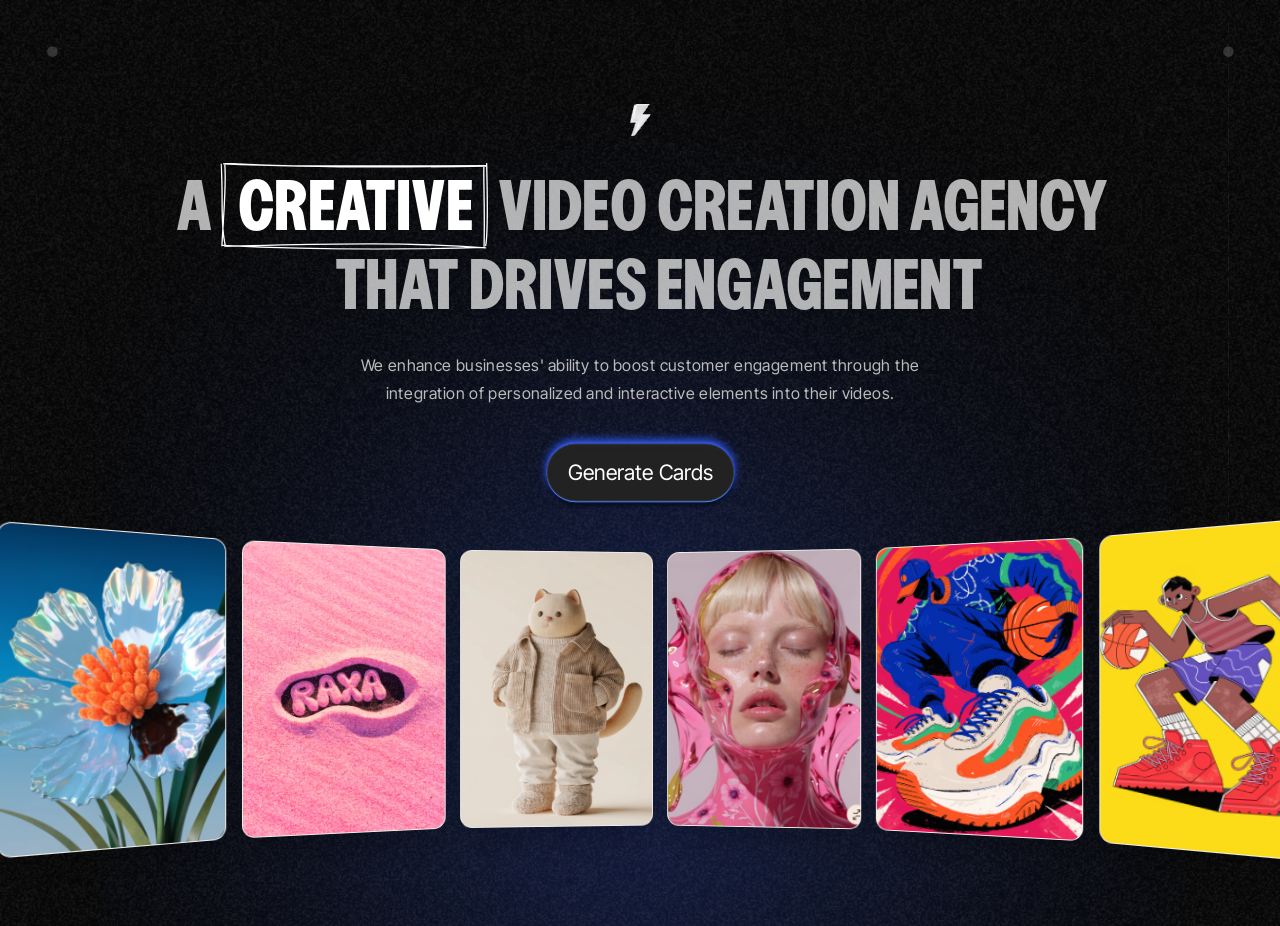
<file: Day 02/index.html>
<!doctype html>
<html lang="en">
  <head>
    <meta charset="UTF-8" />
    <meta name="viewport" content="width=device-width, initial-scale=1.0" />
    <meta name="theme-color" content="#000000" />
    <title>Day 02 - Hero Section</title>
    <link rel="stylesheet" href="styles.css" />
  </head>
  <body>
    <main class="hero-shell" aria-label="Creative video creation agency hero">
      <section class="hero-stage" data-node-id="71:116">
        <div class="blue-glow" aria-hidden="true">
          <img src="assets/hero-blue-glow.svg" alt="" />
        </div>

        <div class="bg-rough" aria-hidden="true">
          <div class="bg-rough-base"></div>
          <div class="bg-rough-texture"></div>
        </div>

        <img class="guide-dot dot-tl" src="assets/hero-dot.svg" alt="" aria-hidden="true" />
        <img class="guide-dot dot-tr" src="assets/hero-dot.svg" alt="" aria-hidden="true" />
        <img class="guide-dot dot-br" src="assets/hero-dot.svg" alt="" aria-hidden="true" />
        <img class="guide-dot dot-bl" src="assets/hero-dot.svg" alt="" aria-hidden="true" />
        <img class="guide-line guide-left" src="assets/hero-line-vertical.svg" alt="" aria-hidden="true" />
        <img class="guide-line guide-right" src="assets/hero-line-vertical.svg" alt="" aria-hidden="true" />
        <img class="guide-line guide-bottom" src="assets/hero-line-bottom.svg" alt="" aria-hidden="true" />
        <img class="guide-line guide-top" src="assets/hero-line-top.svg" alt="" aria-hidden="true" />
        <img class="bolt" src="assets/hero-bolt.svg" alt="" aria-hidden="true" />

        <div class="hero-images" aria-hidden="true" data-node-id="71:132">
          <div class="hero-card-set">
            <div class="hero-card card-1 hero-reveal" style="animation-delay: 260ms">
              <img src="assets/hero-card-1.png" alt="" />
            </div>
            <div class="hero-card card-2 hero-reveal" style="animation-delay: 200ms">
              <img src="assets/hero-card-2.png" alt="" />
            </div>
            <div class="hero-card card-3 hero-reveal" style="animation-delay: 140ms">
              <img src="assets/hero-card-3.png" alt="" />
            </div>
            <div class="hero-card card-4 hero-reveal" style="animation-delay: 80ms">
              <img src="assets/hero-card-4.png" alt="" />
            </div>
            <div class="hero-card card-5 hero-reveal" style="animation-delay: 140ms">
              <img src="assets/hero-card-5.png" alt="" />
            </div>
            <div class="hero-card card-6 hero-reveal" style="animation-delay: 200ms">
              <img src="assets/hero-card-6.png" alt="" />
            </div>
            <div class="hero-card card-7 hero-reveal" style="animation-delay: 260ms">
              <img src="assets/hero-card-7.png" alt="" />
            </div>
          </div>
        </div>

        <div class="hero-container" data-node-id="71:140">
          <div class="heading-block">
            <div class="headline-art hero-reveal" style="animation-delay: 0ms">
              <div class="headline-top">
                <span class="headline-a">A</span>
                <img class="creative-frame" src="assets/creative-frame.svg" alt="" aria-hidden="true" />
                <span class="headline-creative">Creative</span>
                <span class="headline-video">Video Creation Agency</span>
              </div>
              <div class="headline-bottom">That Drives Engagement</div>
            </div>
            <!-- Figma's mobile frame (node 71:79) breaks this headline across three
                 lines differently than desktop, so it gets its own markup rather than
                 trying to force desktop's line grouping to reflow. Only one of the two
                 is ever visible (display toggled by breakpoint), so nothing is
                 duplicated for assistive tech. -->
            <div class="headline-art-mobile hero-reveal" style="animation-delay: 0ms">
              <div class="mh-row1">
                <span class="mh-a">A</span>
                <span class="mh-creative">Creative</span>
                <span class="mh-video">Video</span>
              </div>
              <div class="mh-row2">Creation Agency</div>
              <div class="mh-row3">That drives engagement</div>
            </div>
            <p class="hero-reveal" style="animation-delay: 100ms">
              We enhance businesses' ability to boost customer engagement through the
              integration of personalized and interactive elements into their videos.
            </p>
          </div>
          <button type="button" class="hero-cta hero-reveal" style="animation-delay: 180ms">
            Generate Cards
          </button>
        </div>
      </section>
    </main>

    <script>
      const shell = document.querySelector(".hero-shell");
      const stage = document.querySelector(".hero-stage");

      // Desktop stage is a fixed 1440x1042 canvas from Figma node 71:116,
      // scaled to fit the viewport. Below 900px we swap to a second fixed
      // canvas — 390x873, matching Figma's dedicated Mobile frame (71:79) —
      // using the exact same scale-to-fit technique, rather than trying to
      // approximate the mobile layout by shrinking the desktop one.
      const MOBILE_BREAKPOINT = 900;
      const MOBILE_STAGE_WIDTH = 390;
      const MOBILE_STAGE_HEIGHT = 873;
      const DESKTOP_STAGE_WIDTH = 1440;
      const DESKTOP_STAGE_HEIGHT = 1042;

      function fitHero() {
        if (window.innerWidth <= MOBILE_BREAKPOINT) {
          const scale = window.innerWidth / MOBILE_STAGE_WIDTH;
          stage.style.setProperty("--hero-scale", scale.toString());
          shell.style.setProperty("--hero-height", `${MOBILE_STAGE_HEIGHT * scale}px`);
          return;
        }

        const scale = window.innerWidth / DESKTOP_STAGE_WIDTH;
        stage.style.setProperty("--hero-scale", scale.toString());
        shell.style.setProperty("--hero-height", `${DESKTOP_STAGE_HEIGHT * scale}px`);
      }

      fitHero();
      window.addEventListener("resize", fitHero);

      const reduceMotion = window.matchMedia("(prefers-reduced-motion: reduce)");

      // Once an entrance reveal finishes, drop the class entirely so the
      // animation stops "owning" transform/opacity. Otherwise the filled
      // end-state would keep overriding :hover/:active changes forever.
      document.querySelectorAll(".hero-reveal").forEach((el) => {
        el.addEventListener(
          "animationend",
          () => {
            el.classList.remove("hero-reveal");
            el.style.removeProperty("animation-delay");
          },
          { once: true }
        );
      });

      const ctaButton = document.querySelector(".hero-cta");
      const imageStage = document.querySelector(".hero-images");

      function shuffle(list) {
        const result = list.slice();
        for (let i = result.length - 1; i > 0; i--) {
          const j = Math.floor(Math.random() * (i + 1));
          [result[i], result[j]] = [result[j], result[i]];
        }
        return result;
      }

      // Cylinder carousel — mechanics ported from the Vengeance UI
      // Cylinder Carousel reference (real perspective + tan()-based
      // radius + backface-visibility, no faked opacity/blur), with
      // drag-to-spin/inertia layered on top. Falls back to the static
      // Figma fan under prefers-reduced-motion.
      //
      // `carousel` is set to a small control object once the ring is
      // built, and back to null whenever the static fan is showing
      // (reduced motion). The "Generate Cards" handler below checks it
      // to decide whether to boost the spin or shuffle the static cards
      // — the carousel replaces the static card elements wholesale, so
      // anything holding onto the old nodes would be acting on detached
      // DOM otherwise.
      let carousel = null;

      function setupCardCarousel() {
        const baseSet = imageStage?.querySelector(".hero-card-set");
        if (!imageStage || !baseSet) return;

        const staticMarkup = baseSet.innerHTML;
        // The static Figma fan (hero-card-N.png) has the fan shape baked
        // directly into each PNG — irregular parallelogram crops with
        // transparent corners. That's correct for the static layout, but
        // wrapping those into rotating rectangular carousel panels was
        // the actual cause of the torn/broken edges: at grazing angles
        // near the mask, you'd see the image's own transparent skewed
        // corners inside what should read as a solid card. These
        // carousel-card-N assets are the same 7 source photos, but as
        // clean full rectangles — object-fit: cover handles framing them
        // into each panel instead of relying on a pre-baked crop shape.
        const imageSources = [
          "assets/carousel-card-1.png",
          "assets/carousel-card-2.png",
          "assets/carousel-card-3.png",
          "assets/carousel-card-4.png",
          "assets/carousel-card-5.png",
          "assets/carousel-card-6.png",
          "assets/carousel-card-7.png",
        ];
        // 3x repeat (21 panels, ~17.1° apart) rather than 2x (14 panels,
        // ~25.7° apart). This isn't just a density preference — the
        // edge fade band below needs at least one panel inside it at
        // all times, or you get a visible empty gap where one card has
        // finished fading out before the next has rotated in far
        // enough to start appearing. A wider fade band can guarantee
        // that on its own, but only by starting the fade much earlier
        // (a wide, gradual fade through the middle of the strip, which
        // read as worse). Denser panels let the fade band stay narrow
        // and close to the edge while still always having a panel in
        // it. Trade-off: a slightly gentler curve (larger radius) than
        // the 14-panel version — worth it for a gap-free loop.

        // One flip-reveal image per unique card, shown on hover. Sourced
        // from the uploaded images that weren't already used as one of
        // the 7 front faces above (6 of the 13 originally-uploaded SVGs
        // were unused — cards 1-6 each got a unique one, and card 7
        // reuses the sky-clouds image since only 6 unique "extra"
        // images were available for 7 cards).
        const flipSources = [
          "assets/flip-card-1.png",
          "assets/flip-card-2.png",
          "assets/flip-card-3.png",
          "assets/flip-card-4.png",
          "assets/flip-card-5.png",
          "assets/flip-card-6.png",
          "assets/flip-card-7.png",
        ];
        const repeatedSources = [...imageSources, ...imageSources, ...imageSources];
        const panelCount = repeatedSources.length;
        const angleStep = (Math.PI * 2) / panelCount;
        const autoplaySpeed = (Math.PI * 2) / 40; // one full turn per 40s — a touch slower than the reference's 32s default
        let frameId = 0;
        let rotation = 0;
        let velocity = 0;
        let lastTime = 0;
        let isDragging = false;
        let dragStartX = 0;
        let dragStartRotation = 0;
        let previousX = 0;
        let previousMoveTime = 0;
        let panels = [];
        // The card currently flipped open via hover, if any. Forced to
        // full opacity/top z-index in updateCarousel, and freezes
        // autoplay (see render()) so it doesn't rotate away mid-look.
        let activeHoverCard = null;
        const hoverCapable = window.matchMedia("(hover: hover) and (pointer: fine)");

        function setActiveHoverCard(card) {
          if (activeHoverCard === card) return;
          if (activeHoverCard) activeHoverCard.classList.remove("is-active-hover");
          activeHoverCard = card;
          if (card) card.classList.add("is-active-hover");
          baseSet.classList.toggle("is-card-hovered", Boolean(card));
        }

        function resetToStatic() {
          cancelAnimationFrame(frameId);
          frameId = 0;
          rotation = 0;
          velocity = 0;
          lastTime = 0;
          isDragging = false;
          setActiveHoverCard(null);
          imageStage.classList.remove("is-carousel", "is-cylinder-carousel", "is-dragging");
          baseSet.style.transform = "";
          baseSet.style.opacity = "";
          baseSet.innerHTML = staticMarkup;
          panels = [];
        }

        function buildCarousel() {
          resetToStatic();
          carousel = null;
          if (reduceMotion.matches) return;

          const fragment = document.createDocumentFragment();
          baseSet.style.setProperty("--n", panelCount);
          baseSet.style.setProperty("--ba", `${360 / panelCount}deg`);

          // r = (0.5w + 0.5em) / tan(halfAngle) — same formula the
          // reference component uses, so panels tile edge-to-edge with
          // no gaps or overlap regardless of card count/width.
          const cardWidth = parseFloat(getComputedStyle(baseSet).getPropertyValue("--w")) || 214;
          const halfAngle = Math.PI / panelCount;
          const radius = (0.5 * cardWidth + 8) / Math.tan(halfAngle);
          baseSet.style.setProperty("--r", `${radius}px`);

          repeatedSources.forEach((source, index) => {
            const card = document.createElement("div");
            card.className = "hero-card cylinder-card";
            card.style.setProperty("--i", index);
            card.dataset.angle = (index * angleStep).toString();

            // Front/back flip structure: two faces, back rotated 180°
            // and backface-hidden, so a rotateY(180deg) on .card-flip
            // swaps which one is showing. Nested inside the panel's own
            // ring-position transform, which never changes here — only
            // .card-flip's transform moves, on hover.
            const flip = document.createElement("div");
            flip.className = "card-flip";

            const front = document.createElement("div");
            front.className = "card-face card-face-front";
            const frontImg = document.createElement("img");
            frontImg.src = source;
            frontImg.alt = "";
            front.appendChild(frontImg);

            const back = document.createElement("div");
            back.className = "card-face card-face-back";
            const backImg = document.createElement("img");
            backImg.src = flipSources[index % imageSources.length];
            backImg.alt = "";
            back.appendChild(backImg);

            flip.appendChild(front);
            flip.appendChild(back);
            card.appendChild(flip);
            fragment.appendChild(card);
          });

          baseSet.innerHTML = "";
          baseSet.appendChild(fragment);
          panels = Array.from(baseSet.querySelectorAll(".cylinder-card"));
          imageStage.classList.add("is-carousel", "is-cylinder-carousel");

          // Fade the ring in rather than having it pop in fully-formed.
          baseSet.style.opacity = "0";
          updateCarousel();
          requestAnimationFrame(() => {
            baseSet.style.opacity = "1";
          });
          frameId = requestAnimationFrame(render);

          carousel = {
            boost(amount) {
              velocity += amount;
            },
          };
        }

        function normalizedAngle(angle) {
          return Math.atan2(Math.sin(angle), Math.cos(angle));
        }

        // Below this much "frontness" (cos of the panel's angle from
        // dead-center) a panel starts fading out; it hits 0 opacity at
        // FADE_OUT. Fading by the panel's own angle (rather than a
        // screen-space mask) is what keeps the edge consistent
        // regardless of rotation phase, panel width, or screen position.
        //
        // Fade band width must exceed the angle between panels
        // (360°/21 ≈ 17.1°) or there will be moments where zero panels
        // sit inside the band — that's the empty-gap-at-the-edge bug.
        // FADE_IN=0.45 (~63.3°) to FADE_OUT=0.05 (~87.1°) is a ~23.8°
        // band, comfortably wider than the 17.1° panel spacing, so
        // there's always at least one panel actively fading — while
        // still keeping cards fully opaque until fairly late and fully
        // gone very close to the true edge (87°+).
        const FADE_IN = 0.45;
        const FADE_OUT = 0.05;

        function updateCarousel() {
          baseSet.style.transform = `translateZ(var(--r)) rotateY(${rotation}rad)`;

          for (const panel of panels) {
            // The flipped-open card stays fully visible and on top
            // regardless of where it currently sits in the ring —
            // otherwise hovering a card near the edge would show its
            // flip mid-fade, or another card could render in front of
            // it while it's the thing you're looking at.
            if (panel === activeHoverCard) {
              panel.style.opacity = "1";
              panel.style.zIndex = "9999";
              continue;
            }
            const panelAngle = normalizedAngle(Number(panel.dataset.angle) + rotation);
            const frontness = Math.max(0, Math.cos(panelAngle));
            const fade = Math.min(1, Math.max(0, (frontness - FADE_OUT) / (FADE_IN - FADE_OUT)));
            panel.style.opacity = fade.toFixed(3);
            panel.style.zIndex = Math.round(frontness * 1000).toString();
          }
        }

        // Drag sensitivity: radians of rotation per pixel of horizontal
        // pointer movement. Raised from the original value so a normal
        // drag reads as a clear, direct 1:1-feeling spin.
        const DRAG_SENSITIVITY = 0.012;
        // Passive cursor-follow: even without clicking, the ring leans
        // toward whichever side of the hero the cursor is on. This is a
        // continuous velocity bias (spring-like, per Emil Kowalski's
        // guidance on not tying motion directly/instantly to raw mouse
        // position), not a hard 1:1 tracking — it fades back to plain
        // autoplay as the cursor moves toward center or leaves.
        //
        // Kept well under autoplaySpeed on purpose: this used to be
        // strong enough to cancel autoplay out entirely (or reverse it)
        // whenever the cursor simply rested on one side of the hero —
        // the carousel would visibly stall, reading as "the scroll has
        // an end" rather than a continuous loop. This only modulates
        // speed within a range that always keeps rotating forward.
        const HOVER_BIAS_STRENGTH = autoplaySpeed * 0.45;
        let hoverBiasTarget = 0;

        function handlePointerDown(event) {
          if (reduceMotion.matches) return;
          isDragging = true;
          velocity = 0;
          dragStartX = event.clientX;
          dragStartRotation = rotation;
          previousX = event.clientX;
          previousMoveTime = performance.now();
          imageStage.classList.add("is-dragging");
          imageStage.setPointerCapture?.(event.pointerId);
        }

        function handlePointerMove(event) {
          if (isDragging) {
            const now = performance.now();
            const deltaX = event.clientX - previousX;
            const elapsed = Math.max(16, now - previousMoveTime);
            // Increasing rotation spins the ring's visible face to the
            // left (per the rotateY/translateZ math), so a leftward drag
            // (negative deltaX) must INCREASE rotation — hence the
            // negated sign here. Getting this backwards is exactly what
            // makes a drag carousel feel like it's fighting the cursor.
            rotation = dragStartRotation - (event.clientX - dragStartX) * DRAG_SENSITIVITY;
            velocity = -(deltaX * DRAG_SENSITIVITY) / (elapsed / 1000);
            previousX = event.clientX;
            previousMoveTime = now;
            updateCarousel();
            return;
          }

          if (reduceMotion.matches) return;
          const rect = imageStage.getBoundingClientRect();
          if (rect.width === 0) return;
          // -1 at the stage's left edge, 0 at center, +1 at the right edge.
          const offset = ((event.clientX - rect.left) / rect.width - 0.5) * 2;
          // Negated for the same reason as the drag mapping above: cursor
          // on the right should make the ring lean right, which means
          // slowing/reversing rotation's growth, not speeding it up.
          hoverBiasTarget = -Math.max(-1, Math.min(1, offset)) * HOVER_BIAS_STRENGTH;
        }

        function handlePointerUp(event) {
          if (!isDragging) return;
          isDragging = false;
          imageStage.classList.remove("is-dragging");
          imageStage.releasePointerCapture?.(event.pointerId);
        }

        function handlePointerLeave() {
          hoverBiasTarget = 0;
        }

        function render(time) {
          if (!lastTime) lastTime = time;
          const delta = Math.min(64, time - lastTime);
          lastTime = time;

          // Freeze rotation while a card is flipped open on hover —
          // otherwise it'd rotate out from under the cursor mid-look,
          // fighting the very thing the hover was trying to show you.
          if (!isDragging && !activeHoverCard) {
            const dt = delta / 1000;
            // Note: no floor is applied here on top of the hover-bias
            // cap above — released-drag velocity is allowed to briefly
            // spin the ring backward (that's the point of drag momentum),
            // it just decays back to normal autoplay via friction below.
            rotation += (autoplaySpeed + velocity + hoverBiasTarget) * dt;
            velocity *= Math.pow(0.92, delta / 16.67);
            if (Math.abs(velocity) < 0.002) velocity = 0;
            updateCarousel();
          } else if (activeHoverCard) {
            // Rotation is frozen, but opacity/z-index still needs a
            // pass so the hovered card's forced full-opacity/top-layer
            // state (and the rest fading normally) actually applies.
            updateCarousel();
          }

          frameId = requestAnimationFrame(render);
        }

        function handleCardMouseOver(event) {
          if (!hoverCapable.matches || isDragging) return;
          const card = event.target.closest(".cylinder-card");
          if (!card) return;
          setActiveHoverCard(card);
        }

        function handleCardMouseOut(event) {
          const card = event.target.closest(".cylinder-card");
          if (!card || card !== activeHoverCard) return;
          // Ignore moves between elements still inside the same card
          // (e.g. onto its front/back face) — only clear on a real exit.
          if (card.contains(event.relatedTarget)) return;
          setActiveHoverCard(null);
        }

        imageStage.addEventListener("pointerdown", handlePointerDown);
        imageStage.addEventListener("pointermove", handlePointerMove);
        imageStage.addEventListener("pointerup", handlePointerUp);
        imageStage.addEventListener("pointercancel", handlePointerUp);
        imageStage.addEventListener("pointerleave", handlePointerLeave);
        imageStage.addEventListener("mouseover", handleCardMouseOver);
        imageStage.addEventListener("mouseout", handleCardMouseOut);
        reduceMotion.addEventListener("change", buildCarousel);
        buildCarousel();
      }

      setupCardCarousel();

      // "Generate Cards" — when the carousel is spinning, give it a
      // satisfying kick rather than trying to swap images mid-rotation.
      // Only falls back to reshuffling static cards in the (rare)
      // reduced-motion case, where the carousel never builds at all.
      let isBusy = false;

      function generateCards() {
        if (isBusy) return;

        if (carousel) {
          isBusy = true;
          ctaButton.disabled = true;
          carousel.boost(6);
          window.setTimeout(() => {
            isBusy = false;
            ctaButton.disabled = false;
          }, 220);
          return;
        }

        // Only reachable when the carousel never built, which only
        // happens under prefers-reduced-motion — so an instant swap
        // (no transition, no timers) is the correct behavior here, not
        // an oversight.
        const cards = Array.from(document.querySelectorAll(".hero-card"));
        if (!cards.length) return;

        const sources = cards.map((card) => card.querySelector("img").getAttribute("src"));
        let shuffled = shuffle(sources);
        if (shuffled.every((src, i) => src === sources[i])) {
          shuffled = shuffle(sources);
        }

        cards.forEach((card, i) => card.querySelector("img").setAttribute("src", shuffled[i]));
      }

      ctaButton.addEventListener("click", generateCards);
    </script>
  </body>
</html>
</file>
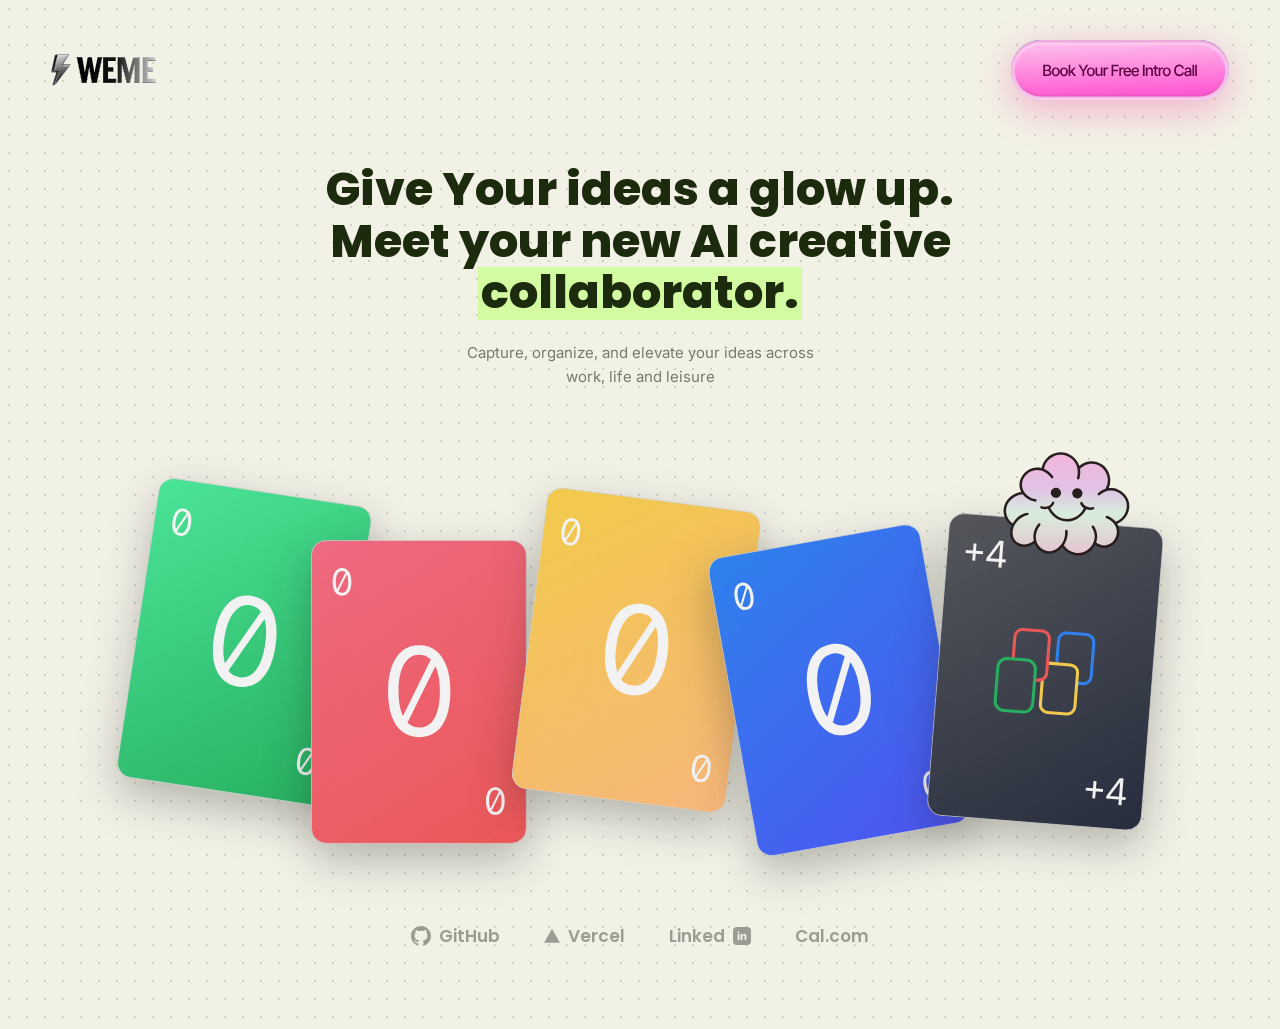
<file: Day 03/index.html>
<!DOCTYPE html>
<html lang="en">
<head>
<meta charset="UTF-8" />
<meta name="viewport" content="width=device-width, initial-scale=1.0" />
<title>WEME — Give your ideas a glow up</title>
<link rel="preconnect" href="https://fonts.googleapis.com" />
<link rel="preconnect" href="https://fonts.gstatic.com" crossorigin />
<link href="https://fonts.googleapis.com/css2?family=Poppins:wght@500;600;700;800&family=Inter:wght@400;500;600&display=swap" rel="stylesheet" />
<link rel="stylesheet" href="styles.css" />
</head>
<body>

  <div class="page">
    <header class="site-header">
      <a class="logo" href="#">
        <img src="assets/logo.svg" alt="WEME" />
      </a>

      <button class="cta-btn cta-btn--desktop">
        <img src="assets/button.svg" alt="Book Your Free Intro Call" />
      </button>
      <button class="cta-btn cta-btn--mobile" aria-label="Open menu"><span class="menu-pill">MENU</span></button>
    </header>

    <main class="hero">
      <h1 class="hero-title">
        Give Your ideas a glow up.<br class="br-desktop" />
        Meet your new AI creative<br class="br-desktop" />
        <span class="highlight">collaborator.</span>
      </h1>

      <p class="hero-subtitle">Capture, organize, and elevate your ideas across<br class="br-desktop" /> work, life and leisure</p>

      <div class="card-stage">
        <img class="card card--green" src="assets/card-green.svg" alt="" />
        <img class="card card--red" src="assets/card-red.svg" alt="" />
        <img class="card card--orange" src="assets/card-orange.svg" alt="" />
        <img class="card card--blue" src="assets/card-blue.svg" alt="" />
        <img class="card card--dark" src="assets/card-dark.svg" alt="" />
        <img class="mascot" src="assets/mascot.svg" alt="" />
      </div>

      <ul class="logo-strip" aria-label="Trusted by">
        <li class="brand brand--github">
          <svg viewBox="0 0 24 24" width="20" height="20" aria-hidden="true"><path fill="currentColor" d="M12 0C5.37 0 0 5.373 0 12c0 5.303 3.438 9.8 8.207 11.387.6.111.793-.261.793-.577v-2.234c-3.338.726-4.033-1.416-4.033-1.416-.546-1.387-1.333-1.756-1.333-1.756-1.089-.745.083-.729.083-.729 1.205.084 1.839 1.237 1.839 1.237 1.07 1.834 2.807 1.304 3.492.997.108-.775.418-1.305.762-1.604-2.665-.305-5.467-1.334-5.467-5.931 0-1.311.469-2.381 1.236-3.221-.124-.303-.535-1.524.117-3.176 0 0 1.008-.322 3.301 1.23a11.5 11.5 0 0 1 3.003-.404c1.02.005 2.047.138 3.006.404 2.291-1.552 3.297-1.23 3.297-1.23.653 1.653.242 2.874.118 3.176.77.84 1.235 1.91 1.235 3.221 0 4.609-2.807 5.624-5.479 5.921.43.372.823 1.102.823 2.222v3.293c0 .319.192.694.801.576C20.565 21.796 24 17.303 24 12c0-6.627-5.373-12-12-12z"/></svg>
          <span>GitHub</span>
        </li>
        <li class="brand brand--vercel">
          <svg viewBox="0 0 24 24" width="16" height="16" aria-hidden="true"><path fill="currentColor" d="M12 1L24 22H0L12 1Z"/></svg>
          <span>Vercel</span>
        </li>
        <li class="brand brand--linkedin">
          <span>Linked</span>
          <span class="li-badge">in</span>
        </li>
        <li class="brand brand--cal">
          <span>Cal.com</span>
        </li>
      </ul>
    </main>
  </div>

</body>
</html>
</file>
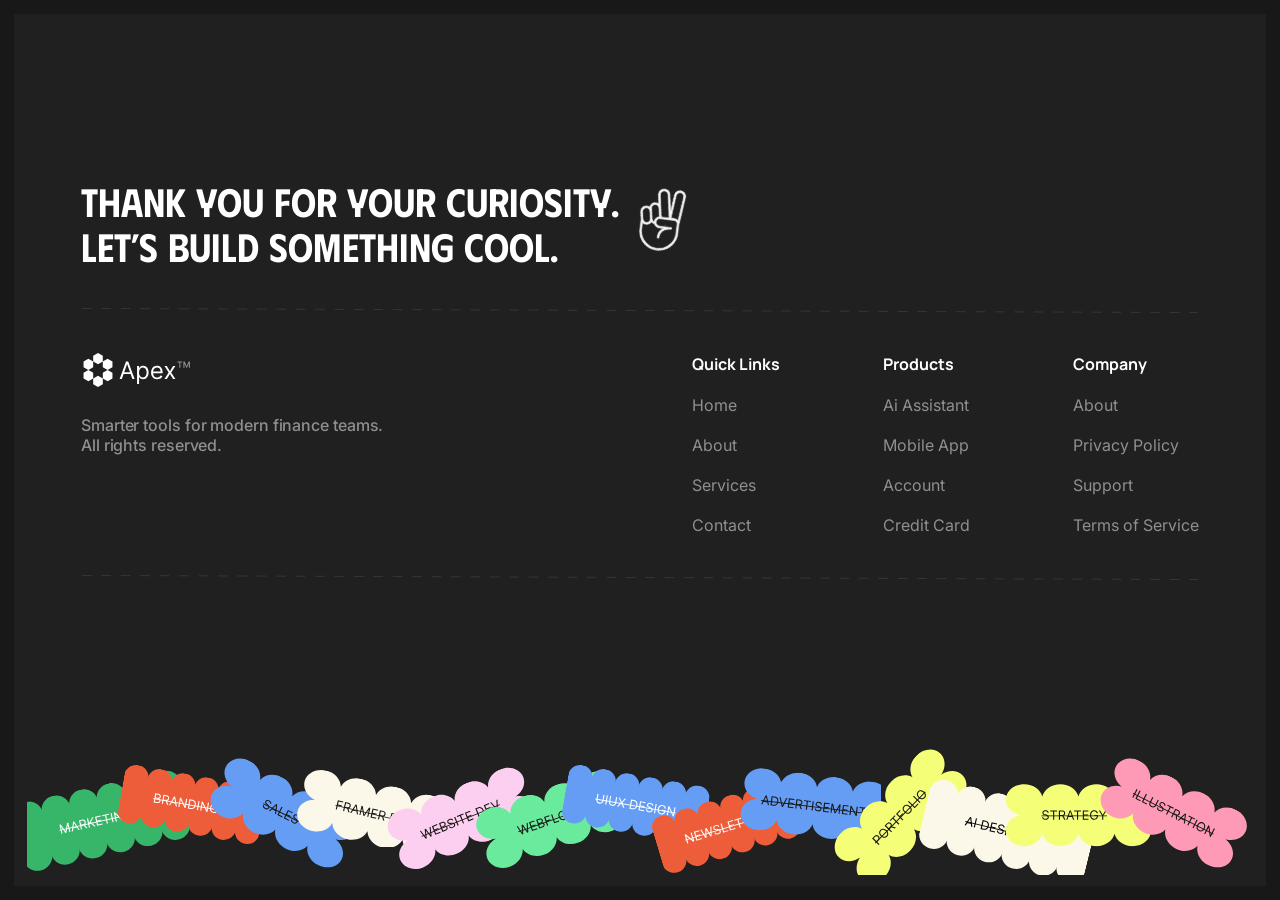
<file: Day 04/index.html>
<!DOCTYPE html>
<html lang="en">
<head>
<meta charset="UTF-8" />
<meta name="viewport" content="width=device-width, initial-scale=1.0" />
<title>Apex — Footer</title>
<link rel="preconnect" href="https://fonts.googleapis.com" />
<link rel="preconnect" href="https://fonts.gstatic.com" crossorigin />
<link href="https://fonts.googleapis.com/css2?family=Phudu:wght@600&family=Manrope:wght@700&family=Inter:wght@400;500;600&display=swap" rel="stylesheet" />
<link rel="stylesheet" href="styles.css" />
</head>
<body>

  <footer class="footer">
    <div class="footer-canvas">

      <div class="footer-content">

        <div class="footer-head">
          <h2 class="footer-title" data-flip-line1="Thank you for your curiosity." data-flip-line2="Let&#8217;s build something cool.">Thank you for your curiosity. <br />Let&#8217;s build something cool.</h2>
          <img class="footer-head-icon" src="assets/hand-peace.svg" alt="" />
        </div>

        <div class="footer-divider"><img src="assets/divider-line.svg" alt="" /></div>

        <div class="footer-columns">
          <div class="footer-brand">
            <img class="footer-brand-lockup" src="assets/brand-lockup.svg" alt="Apex™" />
            <p class="footer-brand-tagline">Smarter tools for modern finance teams.<br />All rights reserved.</p>
          </div>

          <nav class="footer-nav-groups" aria-label="Footer">
            <div class="footer-nav-group">
              <p class="footer-nav-title">Quick Links</p>
              <a href="#">Home</a>
              <a href="#">About</a>
              <a href="#">Services</a>
              <a href="#">Contact</a>
            </div>
            <div class="footer-nav-group">
              <p class="footer-nav-title">Products</p>
              <a href="#">Ai Assistant</a>
              <a href="#">Mobile App</a>
              <a href="#">Account</a>
              <a href="#">Credit Card</a>
            </div>
            <div class="footer-nav-group">
              <p class="footer-nav-title">Company</p>
              <a href="#">About</a>
              <a href="#">Privacy Policy</a>
              <a href="#">Support</a>
              <a href="#">Terms of Service</a>
            </div>
          </nav>
        </div>

        <div class="footer-divider"><img src="assets/divider-line.svg" alt="" /></div>

      </div>

      <!-- Decorative scattered "service tag" stickers — purely visual, hidden from assistive tech -->
      <div class="footer-blobs is-entering" aria-hidden="true">
        <svg class="blob blob-1" style="--enter-delay:0.0s;--enter-tilt:-7deg;--enter-fall:52px;--enter-duration:0.95s" width="209" height="135" viewBox="0 0 209 135" fill="none" xmlns="http://www.w3.org/2000/svg">
<mask id="mask0_169_1112" style="mask-type:alpha" maskUnits="userSpaceOnUse" x="-20" y="0" width="229" height="135">
<g clip-path="url(#clip0_169_1112)">
<g clip-path="url(#clip1_169_1112)">
<path d="M17.301 129.715C7.48489 131.919 -2.20944 125.972 -4.35179 116.431L-15.8845 65.0709C-18.0269 55.5301 -11.8059 46.009 -1.98978 43.8049C7.82635 41.6007 17.5207 47.548 19.663 57.0888L31.1958 108.449C33.3381 117.99 27.1171 127.511 17.301 129.715Z" fill="#37B669"/>
<path d="M51.85 121.957C42.0338 124.161 32.3395 118.214 30.1972 108.673L18.6644 57.3131C16.5221 47.7723 22.743 38.2512 32.5592 36.047C42.3753 33.8429 52.0696 39.7902 54.212 49.331L65.7447 100.691C67.8871 110.232 61.6661 119.753 51.85 121.957Z" fill="#37B669"/>
<path d="M86.3999 114.199C76.5838 116.403 66.8894 110.456 64.7471 100.915L53.2144 49.555C51.072 40.0142 57.293 30.4932 67.1091 28.289C76.9252 26.0848 86.6196 32.0321 88.7619 41.5729L100.295 92.933C102.436 102.474 96.215 111.995 86.3999 114.199Z" fill="#37B669"/>
<path d="M120.949 106.441C111.133 108.645 101.439 102.698 99.2962 93.1573L87.7634 41.7972C85.6211 32.2564 91.842 22.7354 101.658 20.5312C111.474 18.327 121.169 24.2743 123.311 33.8151L134.844 85.1752C136.986 94.716 130.765 104.237 120.949 106.441Z" fill="#37B669"/>
<path d="M155.498 98.6832C145.682 100.887 135.987 94.94 133.845 85.3992L122.312 34.0391C120.17 24.4983 126.391 14.9773 136.207 12.7731C146.023 10.5689 155.718 16.5163 157.86 26.0571L169.393 77.4171C171.535 86.9579 165.314 96.479 155.498 98.6832Z" fill="#37B669"/>
<path d="M190.048 90.9251C180.232 93.1293 170.537 87.182 168.395 77.6412L156.862 26.2811C154.72 16.7403 160.941 7.21924 170.757 5.01507C180.573 2.81089 190.268 8.75822 192.41 18.299L203.943 69.6591C206.084 79.2001 199.863 88.7212 190.048 90.9251Z" fill="#37B669"/>
</g>
</g>
</mask>
<g mask="url(#mask0_169_1112)">
<rect x="-19.7809" y="47.7998" width="213.72" height="88.95" transform="rotate(-12.6556 -19.7809 47.7998)" fill="#37B669"/>
</g>
<path d="M40.6666 72.3976L42.3076 72.0291L48.2822 80.5872L48.4153 80.5573L50.1575 70.2665L51.7985 69.898L54.3479 81.2516L53.0618 81.5404L51.1248 72.9143L51.0139 72.9392L49.4029 82.362L48.1611 82.6409L42.6761 74.8115L42.5652 74.8364L44.5022 83.4625L43.216 83.7513L40.6666 72.3976ZM57.5702 80.5281L56.1289 80.8517L57.7484 68.562L59.1676 68.2433L65.8859 78.6608L64.4445 78.9845L58.9056 70.1889L58.8169 70.2088L57.5702 80.5281ZM57.1066 75.9736L62.9165 74.669L63.1903 75.8886L57.3804 77.1932L57.1066 75.9736ZM67.6544 78.2637L65.105 66.9101L68.9412 66.0486C69.8282 65.8495 70.5904 65.8375 71.2276 66.0128C71.8639 66.1843 72.3778 66.5018 72.7691 66.9652C73.1605 67.4286 73.4313 67.9948 73.5815 68.6637C73.7317 69.3327 73.7281 69.9566 73.5708 70.5354C73.4135 71.1142 73.0853 71.615 72.5862 72.0376C72.0863 72.4566 71.3966 72.7648 70.517 72.9623L67.4125 73.6594L67.1336 72.4176L70.1938 71.7305C70.7999 71.5943 71.2678 71.3961 71.5976 71.1357C71.931 70.8745 72.1444 70.5626 72.2377 70.2C72.3338 69.8329 72.3309 69.4221 72.2288 68.9675C72.1267 68.5129 71.9525 68.1347 71.7061 67.8328C71.4598 67.531 71.1292 67.3296 70.7144 67.2286C70.2988 67.1239 69.7843 67.1405 69.1708 67.2782L66.7537 67.821L69.0292 77.955L67.6544 78.2637ZM71.8533 71.9634L75.7926 76.4363L74.196 76.7948L70.3011 72.312L71.8533 71.9634ZM77.6401 76.0215L75.0907 64.6678L76.4655 64.3591L77.7303 69.9916L77.8633 69.9617L81.6989 63.184L83.495 62.7806L79.8776 68.9736L86.0445 74.1343L84.3813 74.5077L79.2491 70.1164L78.1884 72.0317L79.015 75.7127L77.6401 76.0215ZM87.824 73.7347L85.2746 62.3811L92.1267 60.8424L92.4006 62.0621L86.9233 63.292L87.7847 67.1283L92.9072 65.978L93.181 67.1977L88.0586 68.3479L88.925 72.2064L94.491 70.9565L94.7648 72.1762L87.824 73.7347ZM94.2577 61.645L93.9839 60.4254L102.499 58.5133L102.773 59.733L99.2028 60.5347L101.478 70.6687L100.103 70.9774L97.8279 60.8434L94.2577 61.645ZM105.996 57.7282L108.545 69.0818L107.17 69.3905L104.621 58.0369L105.996 57.7282ZM117.756 55.0876L120.305 66.4412L118.974 66.74L110.786 59.2148L110.675 59.2397L112.677 68.1541L111.302 68.4628L108.752 57.1092L110.083 56.8104L118.299 64.3528L118.41 64.3279L116.403 55.3913L117.756 55.0876ZM129.065 56.2751C128.859 55.9292 128.623 55.6308 128.357 55.3799C128.094 55.1246 127.802 54.9222 127.481 54.773C127.164 54.6229 126.821 54.531 126.453 54.4973C126.084 54.4636 125.695 54.4928 125.284 54.585C124.612 54.736 124.039 55.047 123.566 55.5181C123.094 55.9892 122.771 56.5994 122.597 57.3488C122.424 58.0981 122.448 58.9644 122.668 59.9475C122.889 60.9306 123.24 61.7233 123.721 62.3258C124.202 62.9283 124.762 63.3402 125.402 63.5614C126.041 63.7827 126.712 63.8145 127.415 63.6568C128.065 63.5108 128.607 63.2435 129.04 62.8551C129.476 62.4622 129.775 61.9796 129.938 61.4074C130.103 60.8306 130.108 60.1948 129.952 59.4999L130.393 59.494L126.978 60.2609L126.704 59.0412L131.028 58.0703L131.302 59.2899C131.512 60.2249 131.495 61.0828 131.251 61.8636C131.011 62.6435 130.584 63.3022 129.971 63.8398C129.361 64.3727 128.605 64.7405 127.703 64.943C126.698 65.1687 125.762 65.1305 124.894 64.8284C124.03 64.5255 123.288 63.9856 122.667 63.2088C122.05 62.4312 121.607 61.4437 121.338 60.2462C121.136 59.3481 121.075 58.5136 121.154 57.7427C121.236 56.9672 121.442 56.2765 121.772 55.6706C122.102 55.0647 122.54 54.5588 123.085 54.1529C123.631 53.747 124.267 53.4623 124.996 53.2988C125.594 53.1644 126.173 53.1296 126.731 53.1945C127.292 53.2549 127.812 53.4039 128.293 53.6415C128.776 53.8747 129.205 54.1878 129.581 54.581C129.956 54.9705 130.257 55.4289 130.484 55.9564L129.065 56.2751Z" fill="white"/>
<path class="blob-strike" d="M40.6934 78.9486L132.131 58.4166L132.37 59.481L40.9324 80.013L40.6934 78.9486Z" fill="white"/>
<defs>
<clipPath id="clip0_169_1112">
<rect width="213.72" height="88.95" fill="white" transform="translate(-19.7809 47.7998) rotate(-12.6556)"/>
</clipPath>
<clipPath id="clip1_169_1112">
<rect width="213.684" height="88.95" fill="white" transform="translate(-19.7635 47.7959) rotate(-12.6556)"/>
</clipPath>
</defs>
</svg>

        <svg class="blob blob-2" style="--enter-delay:0.117s;--enter-tilt:5deg;--enter-fall:44px;--enter-duration:1.05s" width="184" height="79" viewBox="0 0 184 79" fill="none" xmlns="http://www.w3.org/2000/svg">
<mask id="mask0_169_1119" style="mask-type:alpha" maskUnits="userSpaceOnUse" x="0" y="0" width="184" height="79">
<g clip-path="url(#clip0_169_1119)">
<g clip-path="url(#clip1_169_1119)">
<path d="M114.635 77.9054C125.747 77.9054 135.024 71.2484 137.255 62.3738C139.487 71.2484 148.765 77.9054 159.877 77.9054C172.655 77.9054 183.013 69.106 183.013 58.2506C183.013 48.8097 175.177 40.9273 164.731 39.0322C175.177 37.1371 183.013 29.2547 183.013 19.8138C183.013 8.95843 172.655 0.158936 159.877 0.158936C148.765 0.158936 139.487 6.81598 137.255 15.6906C135.024 6.81598 125.747 0.158936 114.635 0.158936C103.523 0.158936 94.2446 6.81598 92.0138 15.6906C89.783 6.81598 80.5046 0.158936 69.3931 0.158936C58.2806 0.158936 49.0023 6.81598 46.7715 15.6906C44.5407 6.81598 35.2624 0.158936 24.1508 0.158936C11.373 0.158936 1.01501 8.95843 1.01501 19.8138C1.01501 29.2547 8.85063 37.1371 19.2969 39.0322C8.85063 40.9273 1.01501 48.8097 1.01501 58.2506C1.01501 69.106 11.373 77.9054 24.1508 77.9054C35.2624 77.9054 44.5407 71.2484 46.7715 62.3738C49.0023 71.2484 58.2806 77.9054 69.3931 77.9054C80.5046 77.9054 89.783 71.2484 92.0138 62.3738C94.2437 71.2484 103.523 77.9054 114.635 77.9054Z" fill="#37B669"/>
</g>
</g>
</mask>
<g mask="url(#mask0_169_1119)">
<rect width="183.78" height="78.63" fill="#F4FF77"/>
</g>
<path d="M53.3821 35.9827C53.3139 35.4069 53.0374 34.96 52.5526 34.6418C52.0677 34.3236 51.473 34.1645 50.7685 34.1645C50.2533 34.1645 49.8026 34.2478 49.4162 34.4145C49.0336 34.5812 48.7344 34.8103 48.5185 35.102C48.3063 35.3937 48.2003 35.7251 48.2003 36.0963C48.2003 36.4069 48.2741 36.674 48.4219 36.8975C48.5734 37.1172 48.7666 37.3009 49.0014 37.4486C49.2363 37.5925 49.4825 37.7119 49.7401 37.8066C49.9976 37.8975 50.2344 37.9713 50.4503 38.0281L51.6321 38.3463C51.9351 38.4259 52.2723 38.5357 52.6435 38.6759C53.0185 38.816 53.3764 39.0073 53.7173 39.2497C54.062 39.4884 54.3461 39.7952 54.5696 40.1702C54.7931 40.5452 54.9048 41.0054 54.9048 41.5509C54.9048 42.1797 54.7401 42.7478 54.4105 43.2554C54.0848 43.763 53.6075 44.1664 52.9787 44.4656C52.3537 44.7649 51.5942 44.9145 50.7003 44.9145C49.867 44.9145 49.1454 44.78 48.5355 44.5111C47.9295 44.2422 47.4522 43.8672 47.1037 43.3861C46.759 42.905 46.5639 42.3463 46.5185 41.71H47.973C48.0109 42.1494 48.1586 42.513 48.4162 42.8009C48.6776 43.085 49.0071 43.2971 49.4048 43.4372C49.8063 43.5736 50.2382 43.6418 50.7003 43.6418C51.2382 43.6418 51.7211 43.5547 52.1491 43.3804C52.5772 43.2024 52.9162 42.9562 53.1662 42.6418C53.4162 42.3236 53.5412 41.9524 53.5412 41.5281C53.5412 41.1418 53.4332 40.8274 53.2173 40.585C53.0014 40.3425 52.7173 40.1456 52.3651 39.9941C52.0128 39.8425 51.6321 39.71 51.223 39.5963L49.7912 39.1872C48.8821 38.9259 48.1624 38.5528 47.6321 38.0679C47.1018 37.5831 46.8366 36.9486 46.8366 36.1645C46.8366 35.513 47.0128 34.9448 47.3651 34.46C47.7211 33.9713 48.1984 33.5925 48.7969 33.3236C49.3991 33.0509 50.0715 32.9145 50.8139 32.9145C51.5639 32.9145 52.2306 33.049 52.8139 33.3179C53.3973 33.5831 53.8594 33.9467 54.2003 34.4088C54.545 34.8709 54.7268 35.3956 54.7457 35.9827H53.3821ZM56.5852 34.3236V33.0736H65.3125V34.3236H61.6534V44.71H60.2443V34.3236H56.5852ZM67.4872 44.71V33.0736H71.419C72.3281 33.0736 73.0743 33.2289 73.6577 33.5395C74.241 33.8463 74.6728 34.2687 74.9531 34.8066C75.2334 35.3444 75.3736 35.9562 75.3736 36.6418C75.3736 37.3274 75.2334 37.9353 74.9531 38.4656C74.6728 38.9959 74.2429 39.4126 73.6634 39.7156C73.0838 40.0149 72.3433 40.1645 71.4418 40.1645H68.2599V38.8918H71.3963C72.0175 38.8918 72.5175 38.8009 72.8963 38.6191C73.2789 38.4372 73.5554 38.1797 73.7259 37.8463C73.9001 37.5092 73.9872 37.1077 73.9872 36.6418C73.9872 36.1759 73.9001 35.7687 73.7259 35.4202C73.5516 35.0717 73.2732 34.8028 72.8906 34.6134C72.508 34.4202 72.0024 34.3236 71.3736 34.3236H68.8963V44.71H67.4872ZM72.9645 39.4827L75.8281 44.71H74.1918L71.3736 39.4827H72.9645ZM78.1989 44.71H76.7216L80.9943 33.0736H82.4489L86.7216 44.71H85.2443L81.767 34.9145H81.6761L78.1989 44.71ZM78.7443 40.1645H84.6989V41.4145H78.7443V40.1645ZM86.5384 34.3236V33.0736H95.2656V34.3236H91.6065V44.71H90.1974V34.3236H86.5384ZM97.4403 44.71V33.0736H104.463V34.3236H98.8494V38.2554H104.099V39.5054H98.8494V43.46H104.554V44.71H97.4403ZM114.957 36.71C114.832 36.3274 114.668 35.9846 114.463 35.6816C114.262 35.3747 114.022 35.1134 113.741 34.8975C113.465 34.6816 113.151 34.5168 112.798 34.4031C112.446 34.2895 112.06 34.2327 111.639 34.2327C110.95 34.2327 110.323 34.4107 109.759 34.7668C109.194 35.1228 108.745 35.6475 108.412 36.3406C108.079 37.0338 107.912 37.8842 107.912 38.8918C107.912 39.8994 108.08 40.7497 108.418 41.4429C108.755 42.1361 109.211 42.6607 109.787 43.0168C110.363 43.3728 111.01 43.5509 111.73 43.5509C112.397 43.5509 112.984 43.4088 113.491 43.1247C114.003 42.8369 114.401 42.4316 114.685 41.9088C114.973 41.3823 115.116 40.763 115.116 40.0509L115.548 40.1418H112.048V38.8918H116.48V40.1418C116.48 41.1001 116.276 41.9334 115.866 42.6418C115.461 43.3501 114.901 43.8994 114.185 44.2895C113.473 44.6759 112.654 44.8691 111.73 44.8691C110.7 44.8691 109.795 44.6266 109.014 44.1418C108.238 43.6569 107.632 42.9675 107.196 42.0736C106.764 41.1797 106.548 40.1191 106.548 38.8918C106.548 37.9713 106.671 37.1437 106.918 36.4088C107.168 35.6702 107.52 35.0414 107.974 34.5225C108.429 34.0035 108.967 33.6058 109.588 33.3293C110.209 33.0528 110.893 32.9145 111.639 32.9145C112.253 32.9145 112.825 33.0073 113.355 33.1929C113.889 33.3747 114.365 33.6342 114.781 33.9713C115.202 34.3047 115.552 34.7043 115.832 35.1702C116.113 35.6323 116.306 36.1456 116.412 36.71H114.957ZM117.534 33.0736H119.148L122.375 38.5054H122.511L125.739 33.0736H127.352L123.148 39.9145V44.71H121.739V39.9145L117.534 33.0736Z" fill="#161614"/>
<path class="blob-strike" d="M45.6094 39.4713H127.761V40.5622H45.6094V39.4713Z" fill="#161614"/>
<defs>
<clipPath id="clip0_169_1119">
<rect width="183.78" height="78.63" fill="white"/>
</clipPath>
<clipPath id="clip1_169_1119">
<rect width="183.764" height="78.63" fill="white" transform="translate(0.0078125)"/>
</clipPath>
</defs>
</svg>

        <svg class="blob blob-3" style="--enter-delay:0.233s;--enter-tilt:-6deg;--enter-fall:60px;--enter-duration:0.88s" width="190" height="105" viewBox="0 0 190 105" fill="none" xmlns="http://www.w3.org/2000/svg">
<mask id="mask0_169_1126" style="mask-type:alpha" maskUnits="userSpaceOnUse" x="0" y="0" width="190" height="105">
<g clip-path="url(#clip0_169_1126)">
<g clip-path="url(#clip1_169_1126)">
<path d="M15.2381 75.5482C6.90864 74.0866 1.30776 66.3389 2.72834 58.2431L10.3756 14.6614C11.7962 6.56554 19.7003 1.18754 28.0297 2.64912C36.3592 4.1107 41.9601 11.8584 40.5395 19.9543L32.8922 63.5359C31.4717 71.6318 23.5676 77.0098 15.2381 75.5482Z" fill="#37B669"/>
<path d="M44.5547 80.6925C36.2252 79.2309 30.6243 71.4832 32.0449 63.3873L39.6922 19.8057C41.1127 11.7098 49.0168 6.33183 57.3463 7.79341C65.6758 9.25498 71.2766 17.0027 69.8561 25.0985L62.2088 68.6802C60.7882 76.7761 52.8841 82.1541 44.5547 80.6925Z" fill="#37B669"/>
<path d="M73.8722 85.8368C65.5427 84.3752 59.9418 76.6275 61.3624 68.5316L69.0097 24.95C70.4302 16.8541 78.3343 11.4761 86.6638 12.9377C94.9933 14.3993 100.594 22.147 99.1736 30.2428L91.5263 73.8245C90.1049 81.9202 82.2008 87.2982 73.8722 85.8368Z" fill="#37B669"/>
<path d="M103.189 90.9808C94.8592 89.5192 89.2583 81.7715 90.6789 73.6757L98.3262 30.094C99.7468 21.9982 107.651 16.6202 115.98 18.0817C124.31 19.5433 129.911 27.291 128.49 35.3869L120.843 78.9685C119.422 87.0644 111.518 92.4424 103.189 90.9808Z" fill="#37B669"/>
<path d="M132.505 96.1251C124.176 94.6635 118.575 86.9158 119.995 78.82L127.643 35.2383C129.063 27.1424 136.967 21.7644 145.297 23.226C153.626 24.6876 159.227 32.4353 157.807 40.5312L150.159 84.1128C148.739 92.2087 140.835 97.5867 132.505 96.1251Z" fill="#37B669"/>
<path d="M161.823 101.269C153.493 99.8078 147.892 92.0601 149.313 83.9642L156.96 40.3826C158.381 32.2867 166.285 26.9087 174.614 28.3703C182.944 29.8319 188.545 37.5796 187.124 45.6755L179.477 89.2571C178.055 97.3528 170.151 102.731 161.823 101.269Z" fill="#37B669"/>
</g>
</g>
</mask>
<g mask="url(#mask0_169_1126)">
<rect x="12.933" width="179.65" height="74.77" transform="rotate(9.95239 12.933 0)" fill="#ED5D3A"/>
</g>
<path d="M47.1446 49.4267L49.1557 37.9654L53.1627 38.6685C53.9611 38.8086 54.5953 39.0622 55.0655 39.4293C55.5363 39.7927 55.858 40.2279 56.0305 40.7351C56.2037 41.2385 56.2411 41.77 56.1429 42.3296C56.0565 42.8221 55.8975 43.2134 55.6658 43.5035C55.4379 43.7942 55.1658 44.008 54.8495 44.1448C54.537 44.2822 54.2087 44.3669 53.8647 44.3988L53.845 44.5108C54.1918 44.5947 54.5228 44.7797 54.8379 45.0657C55.1531 45.3518 55.3934 45.7247 55.5588 46.1844C55.7243 46.6442 55.754 47.1762 55.6479 47.7807C55.5471 48.3552 55.3259 48.849 54.9842 49.2621C54.6425 49.6752 54.1664 49.9666 53.5559 50.1364C52.9454 50.3061 52.1887 50.3118 51.2859 50.1534L47.1446 49.4267ZM48.7485 48.439L51.5019 48.9222C52.4085 49.0813 53.0828 49.0188 53.5249 48.7349C53.9714 48.4479 54.2388 48.0526 54.3272 47.5489C54.3953 47.1609 54.3593 46.7854 54.2191 46.4224C54.0797 46.0556 53.8445 45.7413 53.5135 45.4794C53.1833 45.2138 52.7682 45.0371 52.2682 44.9494L49.4477 44.4545L48.7485 48.439ZM49.6598 43.2457L52.2341 43.6974C52.652 43.7707 53.0432 43.7547 53.4078 43.6495C53.7761 43.5449 54.0853 43.3607 54.3354 43.097C54.5892 42.8338 54.7515 42.5008 54.8222 42.0979C54.9106 41.5942 54.8102 41.1363 54.521 40.724C54.2325 40.308 53.7077 40.0333 52.9466 39.8997L50.3275 39.4402L49.6598 43.2457ZM57.3942 51.2252L59.4053 39.764L63.278 40.4435C64.1734 40.6006 64.8816 40.8825 65.4024 41.2893C65.924 41.6923 66.2763 42.1829 66.4594 42.7612C66.6425 43.3394 66.6748 43.9661 66.5563 44.6414C66.4379 45.3167 66.1947 45.8913 65.827 46.3652C65.4593 46.8391 64.9638 47.1752 64.3406 47.3735C63.7181 47.568 62.9628 47.5874 62.0749 47.4316L58.9409 46.8817L59.1609 45.6281L62.2501 46.1702C62.8619 46.2776 63.3701 46.2744 63.7746 46.1608C64.1829 46.0478 64.4997 45.8419 64.7252 45.5431C64.9551 45.2411 65.1103 44.8607 65.1908 44.4018C65.2714 43.9429 65.2559 43.5268 65.1445 43.1535C65.0332 42.7801 64.8054 42.4671 64.4613 42.2144C64.1179 41.958 63.6365 41.7755 63.0172 41.6668L60.5772 41.2387L58.7821 51.4687L57.3942 51.2252ZM63.6925 47.0232L65.6096 52.6668L63.9979 52.384L62.1255 46.7483L63.6925 47.0232ZM67.9447 53.0765L66.4897 52.8212L72.7092 42.0984L74.1418 42.3498L76.3392 54.5495L74.8841 54.2942L73.1521 44.0451L73.0626 44.0294L67.9447 53.0765ZM69.2675 48.6937L75.1325 49.7228L74.9164 50.954L69.0515 49.9249L69.2675 48.6937ZM89.2239 44.9962L87.2128 56.4575L85.8697 56.2218L81.2032 46.127L81.0913 46.1074L79.5123 55.1063L78.1244 54.8627L80.1355 43.4015L81.4786 43.6372L86.1635 53.7582L86.2755 53.7779L87.8584 44.7566L89.2239 44.9962ZM93.5269 57.5654L89.99 56.9448L92.0011 45.4835L95.6947 46.1316C96.8065 46.3267 97.7176 46.7231 98.428 47.3208C99.1391 47.9148 99.6305 48.6759 99.9021 49.6043C100.174 50.5289 100.207 51.5844 99.9983 52.7708C99.7889 53.9647 99.3958 54.9552 98.8193 55.7424C98.2434 56.5259 97.5082 57.0776 96.6137 57.3975C95.7198 57.7137 94.6909 57.7697 93.5269 57.5654ZM91.5939 55.9571L93.6534 56.3185C94.601 56.4848 95.4184 56.4398 96.1056 56.1835C96.7929 55.9272 97.3487 55.4882 97.7731 54.8666C98.1975 54.245 98.4916 53.4679 98.6552 52.5351C98.8176 51.6099 98.8063 50.7868 98.6212 50.066C98.4369 49.3414 98.0758 48.7473 97.538 48.2837C97.0008 47.8164 96.2845 47.5042 95.3891 47.3471L93.1729 46.9583L91.5939 55.9571ZM104.716 47.7146L102.705 59.1759L101.317 58.9323L103.328 47.4711L104.716 47.7146ZM116.587 49.7976L114.576 61.2589L113.233 61.0232L108.566 50.9285L108.455 50.9088L106.875 59.9077L105.488 59.6642L107.499 48.2029L108.842 48.4386L113.527 58.5597L113.639 58.5793L115.222 49.558L116.587 49.7976ZM126.571 55.2414C126.514 54.843 126.411 54.4768 126.262 54.143C126.117 53.8061 125.925 53.5071 125.686 53.246C125.451 52.9856 125.17 52.7689 124.843 52.5961C124.515 52.4233 124.145 52.3006 123.731 52.2279C123.052 52.1088 122.403 52.1758 121.786 52.4289C121.168 52.6821 120.636 53.1212 120.188 53.7464C119.739 54.3715 119.428 55.1803 119.254 56.1727C119.08 57.1651 119.099 58.0318 119.311 58.7728C119.524 59.5139 119.882 60.1095 120.388 60.5597C120.894 61.0099 121.501 61.2972 122.21 61.4216C122.866 61.5368 123.469 61.4984 124.018 61.3063C124.572 61.1111 125.033 60.7806 125.404 60.3149C125.778 59.846 126.027 59.2609 126.15 58.5595L126.56 58.7237L123.112 58.1188L123.328 56.8876L127.693 57.6535L127.477 58.8847C127.312 59.8286 126.966 60.6141 126.441 61.2411C125.919 61.8687 125.272 62.3128 124.5 62.5733C123.731 62.8308 122.892 62.8797 121.982 62.7199C120.967 62.5419 120.117 62.1466 119.432 61.5342C118.751 60.9225 118.274 60.1387 117.999 59.1829C117.728 58.2278 117.699 57.1458 117.911 55.937C118.07 55.0304 118.334 54.2365 118.704 53.5553C119.078 52.871 119.533 52.3125 120.071 51.8799C120.608 51.4474 121.207 51.1486 121.866 50.9836C122.526 50.8186 123.223 50.8006 123.958 50.9296C124.563 51.0356 125.11 51.2259 125.6 51.5003C126.095 51.7717 126.518 52.1095 126.87 52.5135C127.227 52.9145 127.503 53.3687 127.699 53.876C127.895 54.3796 127.996 54.9185 128.003 55.4928L126.571 55.2414Z" fill="white"/>
<path class="blob-strike" d="M46.6621 44.0234L128.578 58.3972L128.39 59.4717L46.4735 45.0979L46.6621 44.0234Z" fill="white"/>
<defs>
<clipPath id="clip0_169_1126">
<rect width="179.65" height="74.77" fill="white" transform="translate(12.933) rotate(9.95239)"/>
</clipPath>
<clipPath id="clip1_169_1126">
<rect width="179.62" height="74.77" fill="white" transform="translate(12.9478 0.00268555) rotate(9.95239)"/>
</clipPath>
</defs>
</svg>

        <svg class="blob blob-4" style="--enter-delay:0.344s;--enter-tilt:8deg;--enter-fall:38px;--enter-duration:1.1s" width="200" height="154" viewBox="0 0 200 154" fill="none" xmlns="http://www.w3.org/2000/svg">
<mask id="mask0_169_1133" style="mask-type:alpha" maskUnits="userSpaceOnUse" x="0" y="0" width="200" height="154">
<g clip-path="url(#clip0_169_1133)">
<g clip-path="url(#clip1_169_1133)">
<path d="M102.619 121.299C112.532 126.32 123.816 124.574 129.816 117.665C127.797 126.591 133.066 136.722 142.978 141.743C154.377 147.517 167.593 144.348 172.499 134.664C176.765 126.242 173.337 115.669 164.874 109.258C175.05 112.288 185.601 108.797 189.868 100.375C194.773 90.6914 189.509 78.1611 178.11 72.387C168.198 67.3659 156.913 69.1118 150.912 76.0202C152.932 67.0953 147.664 56.9644 137.751 51.9432C127.838 46.9217 116.553 48.6676 110.553 55.5764C112.573 46.6515 107.304 36.5202 97.3918 31.4991C87.4786 26.4776 76.1934 28.2235 70.1931 35.1323C72.2134 26.2074 66.9445 16.0761 57.0322 11.055C45.6333 5.28091 32.4169 8.45018 27.5116 18.134C23.2454 26.556 26.6735 37.1285 35.136 43.5396C24.9608 40.5096 14.4089 44.0006 10.1427 52.4226C5.23737 62.1065 10.5012 74.6369 21.9 80.4109C31.8123 85.432 43.0975 83.6861 49.0979 76.7774C47.0776 85.7023 52.3464 95.8336 62.2596 100.855C72.172 105.876 83.4572 104.13 89.4575 97.2215C87.4365 106.146 92.7061 116.278 102.619 121.299Z" fill="#37B669"/>
</g>
</g>
</mask>
<g mask="url(#mask0_169_1133)">
<rect x="35.5596" width="183.78" height="78.63" transform="rotate(26.8644 35.5596 0)" fill="#659DF5"/>
</g>
<path d="M82.8399 64.5685C83.0392 64.0241 82.9945 63.5004 82.7058 62.9975C82.417 62.4945 81.9584 62.0839 81.3299 61.7655C80.8704 61.5327 80.4306 61.4034 80.0106 61.3774C79.594 61.3532 79.2235 61.4225 78.8991 61.5851C78.5781 61.7494 78.3337 61.9972 78.1659 62.3283C78.0256 62.6054 77.9708 62.877 78.0016 63.1431C78.0375 63.4076 78.1268 63.6588 78.2695 63.8967C78.414 64.1312 78.5797 64.3489 78.7667 64.5498C78.9554 64.7473 79.1332 64.9201 79.3002 65.0684L80.2107 65.8863C80.445 66.0942 80.6961 66.3445 80.964 66.6373C81.2352 66.9317 81.468 67.2641 81.6626 67.6344C81.8623 68.0031 81.9771 68.4052 82.007 68.8407C82.0369 69.2762 81.9286 69.7373 81.6821 70.2238C81.398 70.7848 80.9942 71.2172 80.4709 71.5211C79.9509 71.8267 79.3429 71.9709 78.6467 71.9537C77.9539 71.9382 77.2088 71.7285 76.4114 71.3245C75.668 70.948 75.085 70.5019 74.6625 69.9864C74.2434 69.4726 73.9871 68.9224 73.8936 68.3358C73.8035 67.7509 73.8819 67.1644 74.1289 66.5761L75.4265 67.2334C75.2617 67.6425 75.2292 68.0336 75.3289 68.4069C75.4337 68.7784 75.6318 69.1165 75.9233 69.4213C76.2198 69.7244 76.5742 69.9803 76.9865 70.1891C77.4663 70.4322 77.9365 70.5727 78.3971 70.6107C78.8594 70.6453 79.2731 70.5789 79.6381 70.4114C80.0049 70.2405 80.2842 69.9658 80.4759 69.5874C80.6505 69.2427 80.6963 68.9135 80.6132 68.5996C80.5301 68.2858 80.3657 67.9817 80.1199 67.6874C79.8741 67.393 79.5945 67.1027 79.2809 66.8165L78.1884 65.8045C77.4956 65.1606 77.0221 64.5025 76.7681 63.8304C76.5142 63.1582 76.5643 62.4724 76.9187 61.7729C77.2131 61.1917 77.6269 60.7645 78.1603 60.4911C78.6987 60.2161 79.2957 60.0939 79.9511 60.1244C80.6116 60.1533 81.273 60.3354 81.9353 60.6709C82.6044 61.0098 83.1383 61.4311 83.5372 61.9346C83.9377 62.4347 84.1857 62.9679 84.281 63.5342C84.3796 64.1022 84.3048 64.6524 84.0563 65.1847L82.8399 64.5685ZM82.7471 74.3046L81.4292 73.637L90.4991 65.1872L91.7967 65.8445L90.35 78.1558L89.0322 77.4883L90.3565 67.1787L90.2755 67.1376L82.7471 74.3046ZM85.2877 70.4962L90.5996 73.1869L90.0347 74.302L84.7228 71.6113L85.2877 70.4962ZM91.9669 78.9749L97.2252 68.5943L98.4822 69.2311L93.7888 78.4965L98.6141 80.9408L98.0493 82.0559L91.9669 78.9749ZM99.9956 83.0418L105.254 72.6613L111.519 75.8347L110.954 76.9498L105.946 74.4131L104.169 77.9206L108.853 80.293L108.288 81.4081L103.604 79.0357L101.817 82.5634L106.906 85.1412L106.342 86.2563L99.9956 83.0418ZM118.147 82.4531C118.346 81.9087 118.301 81.385 118.013 80.8821C117.724 80.3791 117.265 79.9685 116.637 79.6501C116.177 79.4173 115.737 79.288 115.317 79.2621C114.901 79.2379 114.53 79.3071 114.206 79.4697C113.885 79.634 113.64 79.8818 113.473 80.2129C113.332 80.49 113.278 80.7616 113.308 81.0277C113.344 81.2922 113.434 81.5434 113.576 81.7813C113.721 82.0158 113.887 82.2335 114.073 82.4344C114.262 82.6319 114.44 82.8047 114.607 82.953L115.517 83.7709C115.752 83.9788 116.003 84.2291 116.271 84.5219C116.542 84.8163 116.775 85.1487 116.969 85.5191C117.169 85.8877 117.284 86.2898 117.314 86.7253C117.344 87.1608 117.235 87.6219 116.989 88.1085C116.705 88.6694 116.301 89.1018 115.778 89.4057C115.258 89.7113 114.65 89.8555 113.953 89.8383C113.261 89.8228 112.516 89.6131 111.718 89.2091C110.975 88.8326 110.392 88.3865 109.969 87.871C109.55 87.3573 109.294 86.8071 109.2 86.2204C109.11 85.6355 109.189 85.049 109.436 84.4607L110.733 85.118C110.569 85.5271 110.536 85.9183 110.636 86.2915C110.74 86.663 110.939 87.0011 111.23 87.3059C111.527 87.609 111.881 87.8649 112.293 88.0738C112.773 88.3168 113.243 88.4573 113.704 88.4953C114.166 88.5299 114.58 88.4635 114.945 88.296C115.312 88.1251 115.591 87.8504 115.783 87.472C115.957 87.1273 116.003 86.7981 115.92 86.4842C115.837 86.1704 115.672 85.8663 115.427 85.572C115.181 85.2776 114.901 84.9873 114.588 84.7011L113.495 83.6892C112.802 83.0452 112.329 82.3871 112.075 81.715C111.821 81.0428 111.871 80.357 112.225 79.6575C112.52 79.0763 112.934 78.6491 113.467 78.3757C114.006 78.1007 114.602 77.9785 115.258 78.009C115.918 78.0379 116.58 78.2201 117.242 78.5555C117.911 78.8945 118.445 79.3157 118.844 79.8192C119.245 80.3193 119.492 80.8525 119.588 81.4188C119.686 81.9868 119.612 82.537 119.363 83.0693L118.147 82.4531Z" fill="#161614"/>
<path class="blob-strike" d="M74.3295 64.1683L118.74 86.6641L118.247 87.6373L73.8366 65.1415L74.3295 64.1683Z" fill="#161614"/>
<defs>
<clipPath id="clip0_169_1133">
<rect width="183.78" height="78.63" fill="white" transform="translate(35.5596) rotate(26.8644)"/>
</clipPath>
<clipPath id="clip1_169_1133">
<rect width="183.764" height="78.63" fill="white" transform="translate(35.5666 0.00341797) rotate(26.8644)"/>
</clipPath>
</defs>
</svg>

        <svg class="blob blob-5" style="--enter-delay:0.45s;--enter-tilt:-5deg;--enter-fall:68px;--enter-duration:0.92s" width="200" height="142" viewBox="0 0 200 142" fill="none" xmlns="http://www.w3.org/2000/svg">
<mask id="mask0_169_1140" style="mask-type:alpha" maskUnits="userSpaceOnUse" x="0" y="0" width="200" height="142">
<g clip-path="url(#clip0_169_1140)">
<g clip-path="url(#clip1_169_1140)">
<path d="M135.509 98.1789C145.806 94.0034 151.902 84.348 150.634 75.2855C156.037 82.671 167.137 85.3536 177.435 81.178C189.276 76.3764 195.568 64.3295 191.489 54.2697C187.941 45.5208 177.718 41.1605 167.325 43.3299C176.293 37.6482 180.593 27.399 177.045 18.65C172.966 8.59027 160.06 4.32802 148.219 9.12968C137.922 13.3052 131.825 22.961 133.092 32.0237C127.69 24.6379 116.59 21.955 106.293 26.1305C95.9953 30.3064 89.8986 39.9622 91.1662 49.0246C85.764 41.6387 74.6641 38.9562 64.3669 43.1317C54.0689 47.3076 47.9722 56.9633 49.2398 66.0258C43.8376 58.6399 32.7377 55.9574 22.4405 60.1329C10.5992 64.9346 4.30705 76.9815 8.38628 87.0412C11.934 95.7902 22.1574 100.15 32.5502 97.9811C23.5817 103.663 19.2824 113.912 22.8301 122.661C26.9093 132.721 39.8148 136.983 51.6561 132.181C61.9533 128.006 68.0501 118.35 66.7824 109.288C72.1846 116.673 83.2846 119.356 93.5826 115.18C103.88 111.005 109.976 101.349 108.709 92.2864C114.11 99.6726 125.211 102.355 135.509 98.1789Z" fill="#37B669"/>
</g>
</g>
</mask>
<g mask="url(#mask0_169_1140)">
<rect y="69.061" width="183.78" height="78.63" transform="rotate(-22.0726 0 69.061)" fill="#FCCEF0"/>
</g>
<path d="M54.7802 96.2104L47.4588 86.6225L48.7857 86.0845L54.6007 93.9533L54.706 93.9106L53.4403 84.1971L54.9146 83.5992L60.7717 91.451L60.877 91.4083L59.5692 81.7118L60.8961 81.1737L62.3202 93.1529L60.9723 93.6995L55.1078 86.0715L55.0235 86.1056L56.1281 95.6638L54.7802 96.2104ZM66.8958 91.2975L62.5231 80.514L69.0311 77.875L69.5008 79.0333L64.2986 81.1428L65.7761 84.7865L70.6414 82.8136L71.1111 83.972L66.2459 85.9449L67.7319 89.6096L73.0184 87.4659L73.4881 88.6243L66.8958 91.2975ZM75.7575 87.7041L71.3847 76.9206L75.1548 75.3918C75.906 75.0872 76.5782 74.9659 77.1714 75.0278C77.7633 75.0862 78.2668 75.2846 78.682 75.6231C79.0958 75.958 79.4094 76.3888 79.6229 76.9153C79.8108 77.3787 79.8835 77.7948 79.8409 78.1635C79.8019 78.5309 79.6845 78.8564 79.4889 79.1401C79.2968 79.4224 79.0634 79.6683 78.7887 79.8778L78.8314 79.9831C79.1699 79.8704 79.5486 79.8517 79.9674 79.9271C80.3863 80.0025 80.7878 80.1912 81.1719 80.4932C81.556 80.7953 81.8633 81.2306 82.0939 81.7993C82.3131 82.3399 82.3874 82.8759 82.3167 83.4073C82.2461 83.9387 81.997 84.4382 81.5694 84.9059C81.1419 85.3736 80.5033 85.7796 79.6539 86.1241L75.7575 87.7041ZM76.5936 86.0162L79.1841 84.9657C80.0371 84.6198 80.5757 84.2093 80.8 83.7341C81.0263 83.2541 81.0434 82.7771 80.8512 82.3032C80.7032 81.9381 80.4735 81.6389 80.1622 81.4054C79.8495 81.1684 79.4834 81.0267 79.064 80.9801C78.6431 80.9301 78.1975 81.0004 77.7271 81.1911L75.0734 82.2672L76.5936 86.0162ZM74.6122 81.1299L77.0343 80.1478C77.4274 79.9883 77.7506 79.7673 78.0039 79.4848C78.2607 79.2008 78.4252 78.8807 78.4974 78.5244C78.5731 78.1667 78.534 77.7983 78.3803 77.4192C78.1881 76.9453 77.8602 76.6103 77.3964 76.4142C76.9312 76.2145 76.3406 76.2598 75.6245 76.5502L73.1603 77.5494L74.6122 81.1299ZM88.0187 73.3146C87.7392 72.8067 87.315 72.4964 86.7461 72.3837C86.1772 72.2711 85.5663 72.3471 84.9134 72.6119C84.436 72.8055 84.0496 73.0521 83.7542 73.3517C83.4623 73.6499 83.2711 73.9747 83.1806 74.3262C83.0936 74.6762 83.1199 75.0232 83.2594 75.3672C83.3761 75.655 83.5449 75.8747 83.7658 76.0263C83.9888 76.173 84.2368 76.2706 84.51 76.3193C84.7817 76.3644 85.0547 76.3825 85.329 76.3734C85.6018 76.3609 85.849 76.3404 86.0704 76.3119L87.2852 76.1627C87.5959 76.1225 87.9496 76.0976 88.3463 76.088C88.7465 76.077 89.1501 76.1197 89.5571 76.2163C89.9662 76.3079 90.3448 76.4855 90.6928 76.749C91.0408 77.0125 91.3173 77.397 91.5223 77.9025C91.7586 78.4852 91.8194 79.0737 91.7047 79.6679C91.5936 80.2607 91.3029 80.8139 90.8326 81.3275C90.3659 81.8396 89.7183 82.2637 88.8899 82.5996C88.1176 82.9128 87.3984 83.0593 86.7322 83.0392C86.0695 83.0178 85.4862 82.8496 84.9825 82.5347C84.4823 82.2185 84.0916 81.774 83.8103 81.2014L85.1583 80.6548C85.3585 81.0477 85.632 81.3292 85.9789 81.4992C86.3279 81.6643 86.713 81.737 87.1342 81.7174C87.5576 81.6929 87.9834 81.5938 88.4116 81.4202C88.9101 81.218 89.3249 80.9558 89.6561 80.6335C89.9858 80.3077 90.2075 79.9521 90.321 79.5668C90.4331 79.178 90.4095 78.787 90.25 78.3939C90.1048 78.0358 89.8867 77.785 89.5955 77.6415C89.3043 77.498 88.967 77.4222 88.5836 77.4142C88.2002 77.4062 87.7976 77.4264 87.3758 77.4748L85.8952 77.6337C84.9545 77.7331 84.1474 77.6578 83.4737 77.4078C82.8001 77.1577 82.316 76.6694 82.0213 75.9428C81.7765 75.339 81.7262 74.7463 81.8705 74.1646C82.0168 73.578 82.3168 73.0476 82.7703 72.5735C83.226 72.0944 83.7978 71.7154 84.4858 71.4364C85.1808 71.1546 85.8492 71.0287 86.4908 71.0587C87.131 71.0852 87.6959 71.2485 88.1855 71.5487C88.6786 71.8474 89.0442 72.2652 89.2824 72.8022L88.0187 73.3146ZM91.7894 68.6464L96.1622 79.43L94.8564 79.9595L90.4836 69.176L91.7894 68.6464ZM94.2877 68.9823L93.8179 67.8239L101.906 64.5443L102.375 65.7027L98.9844 67.0777L102.887 76.7029L101.582 77.2324L97.6786 67.6073L94.2877 68.9823ZM108.294 74.5106L103.921 63.7271L110.429 61.0881L110.899 62.2465L105.696 64.356L107.174 67.9997L112.039 66.0268L112.509 67.1852L107.644 69.158L109.13 72.8228L114.416 70.6791L114.886 71.8375L108.294 74.5106ZM124.653 67.8768L121.325 69.2262L116.953 58.4427L120.428 57.0335C121.474 56.6094 122.457 56.4623 123.376 56.5923C124.294 56.7188 125.114 57.1035 125.837 57.7465C126.558 58.386 127.145 59.2639 127.597 60.3801C128.053 61.5034 128.245 62.5516 128.174 63.5248C128.101 64.4944 127.77 65.352 127.181 66.0976C126.591 66.8396 125.748 67.4327 124.653 67.8768ZM122.162 67.5383L124.099 66.7526C124.991 66.3911 125.66 65.9194 126.107 65.3377C126.553 64.756 126.792 64.0891 126.822 63.337C126.852 62.585 126.689 61.7701 126.334 60.8926C125.981 60.022 125.535 59.3302 124.995 58.8172C124.455 58.3006 123.834 57.9885 123.132 57.8806C122.429 57.7693 121.656 57.8845 120.813 58.2261L118.728 59.0716L122.162 67.5383ZM131.983 64.9047L127.61 54.1212L134.118 51.4822L134.588 52.6406L129.385 54.7501L130.863 58.3938L135.728 56.4209L136.198 57.5793L131.333 59.5521L132.819 63.2169L138.105 61.0732L138.575 62.2316L131.983 64.9047ZM136.914 50.3485L143.796 58.1279L143.923 58.0766L143.443 47.7009L144.812 47.1458L145.225 59.5349L143.877 60.0815L135.545 50.9036L136.914 50.3485Z" fill="#161614"/>
<path class="blob-strike" d="M49.547 92.6795L147.595 52.9209L148.005 53.9319L49.957 93.6904L49.547 92.6795Z" fill="#161614"/>
<defs>
<clipPath id="clip0_169_1140">
<rect width="183.78" height="78.63" fill="white" transform="translate(0 69.061) rotate(-22.0726)"/>
</clipPath>
<clipPath id="clip1_169_1140">
<rect width="183.764" height="78.63" fill="white" transform="translate(0.00720215 69.0581) rotate(-22.0726)"/>
</clipPath>
</defs>
</svg>

        <svg class="blob blob-6" style="--enter-delay:0.548s;--enter-tilt:6deg;--enter-fall:46px;--enter-duration:1.02s" width="197" height="101" viewBox="0 0 197 101" fill="none" xmlns="http://www.w3.org/2000/svg">
<mask id="mask0_169_1147" style="mask-type:alpha" maskUnits="userSpaceOnUse" x="0" y="0" width="197" height="119">
<g clip-path="url(#clip0_169_1147)">
<g clip-path="url(#clip1_169_1147)">
<path d="M111.774 102.07C122.591 104.613 133.145 100.255 137.348 92.1264C137.489 101.276 144.998 109.88 155.815 112.422C168.254 115.346 180.35 109.15 182.834 98.5831C184.995 89.3927 179.171 79.9264 169.435 75.6912C180.038 76.2368 189.469 70.3565 191.63 61.1661C194.114 50.5988 186.044 39.6626 173.605 36.7387C162.789 34.1961 152.233 38.5533 148.03 46.6818C147.889 37.5322 140.381 28.9289 129.564 26.3863C118.747 23.8434 108.191 28.2007 103.989 36.3294C103.848 27.1798 96.3391 18.5763 85.5223 16.0336C74.7047 13.4908 64.1493 17.8481 59.9469 25.9768C59.8061 16.8272 52.2972 8.22365 41.4805 5.68103C29.0417 2.75713 16.945 8.95298 14.461 19.5203C12.3007 28.7107 18.1247 38.177 27.8602 42.4122C17.2574 41.8666 7.82597 47.7469 5.66564 56.9373C3.18166 67.5046 11.2512 78.4408 23.69 81.3647C34.5068 83.9073 45.0622 79.5501 49.2646 71.4214C49.4055 80.571 56.9143 89.1745 67.7319 91.7173C78.5487 94.26 89.1041 89.9027 93.3065 81.774C93.4465 90.9234 100.956 99.5271 111.774 102.07Z" fill="#37B669"/>
</g>
</g>
</mask>
<g mask="url(#mask0_169_1147)">
<rect x="18.0069" width="183.78" height="78.63" transform="rotate(13.228 18.0069 0)" fill="#FBF8E9"/>
</g>
<path d="M53.547 54.2828L56.2098 42.9551L63.0019 44.5517L62.7159 45.7685L57.2954 44.4944L56.3957 48.3219L61.3073 49.4764L61.0213 50.6933L56.1097 49.5387L54.9188 54.6052L53.547 54.2828ZM62.6885 56.4316L65.3512 45.1039L69.1787 46.0037C70.0637 46.2117 70.7546 46.5336 71.2513 46.9695C71.749 47.4016 72.0727 47.9116 72.2225 48.4993C72.3723 49.0871 72.3687 49.7146 72.2118 50.3821C72.055 51.0495 71.7794 51.6092 71.3852 52.0613C70.991 52.5134 70.4771 52.8207 69.8436 52.983C69.211 53.1417 68.4559 53.1179 67.5783 52.9116L64.4809 52.1835L64.7721 50.9446L67.8252 51.6623C68.43 51.8044 68.9375 51.8303 69.3478 51.74C69.7619 51.6506 70.09 51.4631 70.3322 51.1776C70.579 50.8893 70.7557 50.5184 70.8623 50.0648C70.9689 49.6113 70.9772 49.195 70.8874 48.8158C70.7975 48.4367 70.588 48.1112 70.2589 47.8393C69.9307 47.5637 69.4605 47.354 68.8484 47.2101L66.4369 46.6432L64.0602 56.754L62.6885 56.4316ZM69.2166 52.5963L70.8081 58.3402L69.2152 57.9657L67.6679 52.2323L69.2166 52.5963ZM73.116 58.8827L71.6779 58.5446L78.4999 48.1947L79.9159 48.5276L81.4126 60.8329L79.9745 60.4949L78.8309 50.1636L78.7424 50.1428L73.116 58.8827ZM74.6871 54.5826L80.4836 55.9452L80.1976 57.162L74.401 55.7995L74.6871 54.5826ZM85.8397 49.92L87.4769 50.3049L89.1162 60.6126L89.249 60.6438L95.3088 52.1459L96.946 52.5307L94.2833 63.8583L93.0001 63.5567L95.0232 54.9504L94.9125 54.9244L89.3496 62.6986L88.1107 62.4074L86.5938 52.9689L86.4832 52.9429L84.4602 61.5493L83.177 61.2476L85.8397 49.92ZM97.0337 64.5048L99.6964 53.1772L106.533 54.7842L106.247 56.001L100.782 54.7165L99.8823 58.544L104.993 59.7453L104.707 60.9622L99.5963 59.7608L98.6914 63.6104L104.245 64.9158L103.959 66.1326L97.0337 64.5048ZM106.342 66.693L109.005 55.3654L112.833 56.2651C113.718 56.4731 114.408 56.795 114.905 57.2309C115.403 57.663 115.727 58.173 115.876 58.7607C116.026 59.3485 116.023 59.9761 115.866 60.6435C115.709 61.3109 115.433 61.8707 115.039 62.3227C114.645 62.7748 114.131 63.0821 113.498 63.2444C112.865 63.4031 112.11 63.3793 111.232 63.173L108.135 62.445L108.426 61.206L111.479 61.9237C112.084 62.0658 112.591 62.0917 113.002 62.0014C113.416 61.912 113.744 61.7245 113.986 61.439C114.233 61.1507 114.41 60.7798 114.516 60.3262C114.623 59.8727 114.631 59.4564 114.541 59.0773C114.451 58.6982 114.242 58.3726 113.913 58.1007C113.585 57.8251 113.114 57.6154 112.502 57.4715L110.091 56.9046L107.714 67.0154L106.342 66.693ZM112.871 62.8578L114.462 68.6016L112.869 68.2272L111.322 62.4937L112.871 62.8578ZM124.182 70.8863L120.686 70.0646L123.349 58.737L126.999 59.5951C128.098 59.8534 128.985 60.3012 129.66 60.9385C130.336 61.5721 130.783 62.3601 131.001 63.3024C131.22 64.2411 131.192 65.2967 130.916 66.4693C130.639 67.6493 130.19 68.6157 129.569 69.3687C128.95 70.118 128.184 70.6268 127.273 70.895C126.362 71.1596 125.332 71.1567 124.182 70.8863ZM122.344 69.1702L124.379 69.6487C125.316 69.8688 126.134 69.8706 126.835 69.654C127.536 69.4374 128.116 69.0309 128.575 68.4345C129.034 67.8382 129.372 67.0791 129.589 66.1573C129.804 65.2428 129.84 64.4204 129.696 63.6902C129.553 62.9563 129.227 62.3425 128.716 61.849C128.207 61.3518 127.51 60.9991 126.625 60.7911L124.434 60.2762L122.344 69.1702ZM131.881 72.6961L134.543 61.3685L141.38 62.9755L141.094 64.1923L135.629 62.9077L134.729 66.7352L139.84 67.9366L139.554 69.1534L134.443 67.9521L133.538 71.8017L139.092 73.107L138.806 74.3239L131.881 72.6961ZM144.317 63.6658L145.438 73.9919L145.571 74.0231L151.175 65.278L152.613 65.6161L145.791 75.966L144.375 75.6331L142.879 63.3278L144.317 63.6658Z" fill="#161614"/>
<path class="blob-strike" d="M53.3741 48.8607L151.548 71.9376L151.298 72.9996L53.1245 49.9226L53.3741 48.8607Z" fill="#161614"/>
<defs>
<clipPath id="clip0_169_1147">
<rect width="183.78" height="78.63" fill="white" transform="translate(18.0069) rotate(13.228)"/>
</clipPath>
<clipPath id="clip1_169_1147">
<rect width="183.764" height="78.63" fill="white" transform="translate(18.0144 0.00170898) rotate(13.228)"/>
</clipPath>
</defs>
</svg>

        <svg class="blob blob-7" style="--enter-delay:0.636s;--enter-tilt:-8deg;--enter-fall:56px;--enter-duration:0.97s" width="200" height="136" viewBox="0 0 200 136" fill="none" xmlns="http://www.w3.org/2000/svg">
<mask id="mask0_169_1154" style="mask-type:alpha" maskUnits="userSpaceOnUse" x="0" y="0" width="200" height="135">
<g clip-path="url(#clip0_169_1154)">
<g clip-path="url(#clip1_169_1154)">
<path d="M133.949 96.3882C144.435 92.7136 150.989 83.363 150.16 74.25C155.201 81.8873 166.158 85.1014 176.645 81.4269C188.704 77.2012 195.569 65.4715 191.979 55.2269C188.857 46.3172 178.855 41.4694 168.37 43.1356C177.602 37.8926 182.39 27.8624 179.268 18.9527C175.678 8.70807 162.993 3.82903 150.934 8.05465C140.448 11.7292 133.893 21.0801 134.721 30.1934C129.681 22.5558 118.724 19.3414 108.238 23.016C97.7508 26.6908 91.196 36.0417 92.0255 45.1547C86.9854 37.5171 76.0276 34.303 65.5412 37.9775C55.054 41.6524 48.4992 51.0033 49.3287 60.1163C44.2886 52.4787 33.3308 49.2645 22.8444 52.9391C10.7856 57.1648 3.92036 68.8945 7.51022 79.1391C10.6323 88.0488 20.6338 92.8965 31.119 91.2304C21.8872 96.4734 17.0991 106.504 20.2212 115.413C23.8111 125.658 36.4963 130.537 48.5552 126.311C59.0415 122.637 65.5964 113.286 64.7668 104.173C69.8069 111.81 80.7647 115.025 91.2519 111.35C101.738 107.675 108.293 98.3243 107.464 89.2113C112.503 96.8492 123.462 100.063 133.949 96.3882Z" fill="#37B669"/>
</g>
</g>
</mask>
<g mask="url(#mask0_169_1154)">
<rect y="60.7759" width="183.78" height="78.63" transform="rotate(-19.3112 0 60.7759)" fill="#6AEA9C"/>
</g>
<path d="M64.2149 85.9012L57.3639 75.9718L58.7152 75.4983L64.1443 83.6381L64.2516 83.6005L63.4553 73.8373L64.9567 73.3111L70.4288 81.436L70.536 81.3984L69.6969 71.6501L71.0481 71.1766L71.8935 83.2105L70.5208 83.6915L65.0306 75.7898L64.9448 75.8199L65.5876 85.4202L64.2149 85.9012ZM76.5532 81.5777L72.705 70.596L79.3326 68.2736L79.746 69.4533L74.4482 71.3097L75.7485 75.0203L80.7031 73.2841L81.1164 74.4638L76.1618 76.2L77.4696 79.932L82.8532 78.0455L83.2666 79.2252L76.5532 81.5777ZM85.5776 78.4154L81.7295 67.4337L85.5688 66.0884C86.3338 65.8203 87.0111 65.7315 87.6007 65.8219C88.189 65.9087 88.6824 66.1312 89.0808 66.4893C89.4779 66.8438 89.7705 67.2892 89.9584 67.8254C90.1237 68.2972 90.1763 68.7163 90.116 69.0826C90.0593 69.4477 89.9264 69.7672 89.7173 70.0411C89.5119 70.3138 89.2669 70.5482 88.9823 70.7442L89.0199 70.8514C89.3635 70.7551 89.7426 70.7547 90.1574 70.8502C90.5721 70.9457 90.9641 71.1535 91.3331 71.4737C91.7022 71.7939 91.9882 72.2436 92.1912 72.8227C92.3841 73.3732 92.4324 73.9122 92.3363 74.4395C92.2401 74.9669 91.9672 75.4539 91.5176 75.9004C91.0681 76.347 90.4107 76.7218 89.5456 77.0249L85.5776 78.4154ZM86.4941 76.7697L89.1322 75.8453C90.0009 75.5409 90.5587 75.1568 90.8056 74.693C91.0548 74.2243 91.0948 73.7487 90.9257 73.2661C90.7954 72.8944 90.5804 72.5844 90.2807 72.3362C89.9798 72.0844 89.621 71.9252 89.2042 71.8585C88.7863 71.7882 88.3378 71.837 87.8588 72.0049L85.1562 72.9519L86.4941 76.7697ZM84.7504 71.7937L87.217 70.9293C87.6173 70.789 87.9508 70.5839 88.2174 70.3138C88.4876 70.0426 88.6673 69.7307 88.7566 69.3784C88.8494 69.0247 88.8282 68.6549 88.6929 68.2688C88.5238 67.7862 88.2124 67.4358 87.7586 67.2175C87.3036 66.9957 86.7114 67.0125 85.9822 67.268L83.4727 68.1474L84.7504 71.7937ZM95.3984 74.974L91.5503 63.9924L98.135 61.685L98.5483 62.8647L93.2934 64.7061L94.5937 68.4167L99.3553 66.7481L99.7686 67.9278L95.0071 69.5963L96.7282 74.508L95.3984 74.974ZM104.261 71.8686L100.413 60.8869L101.742 60.4209L105.177 70.2229L110.282 68.4341L110.695 69.6138L104.261 71.8686ZM119.668 60.3044C120.074 61.4626 120.216 62.5369 120.093 63.5271C119.971 64.5173 119.625 65.3689 119.056 66.082C118.487 66.7951 117.734 67.3158 116.798 67.644C115.861 67.9722 114.948 68.0353 114.058 67.8332C113.169 67.6312 112.367 67.1816 111.653 66.4846C110.939 65.7875 110.379 64.8598 109.974 63.7016C109.568 62.5434 109.426 61.4692 109.549 60.479C109.671 59.4888 110.017 58.6371 110.586 57.924C111.155 57.2109 111.908 56.6902 112.844 56.362C113.781 56.0338 114.694 55.9708 115.584 56.1728C116.473 56.3748 117.275 56.8244 117.989 57.5215C118.703 58.2185 119.263 59.1462 119.668 60.3044ZM118.381 60.7554C118.048 59.8045 117.608 59.0577 117.061 58.515C116.517 57.9711 115.916 57.6256 115.259 57.4788C114.605 57.3306 113.945 57.3731 113.28 57.6061C112.615 57.839 112.072 58.2181 111.65 58.7433C111.231 59.2672 110.978 59.912 110.889 60.6777C110.803 61.4421 110.927 62.2998 111.261 63.2506C111.594 64.2015 112.032 64.949 112.576 65.4929C113.123 66.0356 113.724 66.381 114.378 66.5291C115.036 66.676 115.697 66.633 116.362 66.4C117.027 66.167 117.568 65.7885 117.987 65.2646C118.409 64.7394 118.663 64.0946 118.748 63.3302C118.837 62.5645 118.715 61.7063 118.381 60.7554ZM125.823 64.3127L118.972 54.3833L120.323 53.9098L125.753 62.0496L125.86 62.0121L125.064 52.2488L126.565 51.7227L132.037 59.8475L132.144 59.8099L131.305 50.0617L132.656 49.5882L133.502 61.622L132.129 62.1031L126.639 54.2014L126.553 54.2314L127.196 63.8317L125.823 64.3127Z" fill="#161614"/>
<path class="blob-strike" d="M59.1579 82.1223L135.094 55.5132L135.455 56.5427L59.5187 83.1518L59.1579 82.1223Z" fill="#161614"/>
<defs>
<clipPath id="clip0_169_1154">
<rect width="183.78" height="78.63" fill="white" transform="translate(0 60.7759) rotate(-19.3112)"/>
</clipPath>
<clipPath id="clip1_169_1154">
<rect width="183.764" height="78.63" fill="white" transform="translate(0.00732422 60.7732) rotate(-19.3112)"/>
</clipPath>
</defs>
</svg>

        <svg class="blob blob-8" style="--enter-delay:0.714s;--enter-tilt:4deg;--enter-fall:42px;--enter-duration:1.08s" width="194" height="121" viewBox="0 0 194 121" fill="none" xmlns="http://www.w3.org/2000/svg">
<mask id="mask0_169_1161" style="mask-type:alpha" maskUnits="userSpaceOnUse" x="0" y="0" width="194" height="124">
<g clip-path="url(#clip0_169_1161)">
<g clip-path="url(#clip1_169_1161)">
<path d="M35.949 118.11C27.849 120.54 19.3678 116.128 17.0058 108.255L4.29103 65.8742C1.9291 58.0013 6.58089 49.6492 14.681 47.2191C22.781 44.789 31.2622 49.2011 33.6242 57.0739L46.339 99.4552C48.7009 107.328 44.0491 115.68 35.949 118.11Z" fill="#37B669"/>
<path d="M64.4582 109.557C56.3581 111.987 47.8769 107.575 45.515 99.7025L32.8002 57.3212C30.4383 49.4483 35.09 41.0962 43.1901 38.6661C51.2902 36.236 59.7714 40.6481 62.1333 48.521L74.8481 90.9023C77.2101 98.7751 72.5583 107.127 64.4582 109.557Z" fill="#37B669"/>
<path d="M92.9681 101.004C84.868 103.434 76.3868 99.0221 74.0249 91.1493L61.3101 48.768C58.9481 40.8951 63.5999 32.543 71.7 30.1129C79.8001 27.6828 88.2813 32.0949 90.6432 39.9677L103.358 82.349C105.719 90.2222 101.067 98.5743 92.9681 101.004Z" fill="#37B669"/>
<path d="M121.477 92.4512C113.377 94.8813 104.896 90.4692 102.534 82.5963L89.8192 40.215C87.4573 32.3421 92.1091 23.99 100.209 21.5599C108.309 19.1298 116.79 23.5419 119.152 31.4148L131.867 73.7961C134.229 81.6689 129.577 90.0211 121.477 92.4512Z" fill="#37B669"/>
<path d="M149.986 83.8979C141.886 86.328 133.405 81.9159 131.043 74.0431L118.328 31.6618C115.966 23.7889 120.618 15.4368 128.718 13.0067C136.818 10.5766 145.3 14.9887 147.662 22.8615L160.376 65.2428C162.738 73.1157 158.086 81.4678 149.986 83.8979Z" fill="#37B669"/>
<path d="M178.496 75.3447C170.396 77.7748 161.915 73.3627 159.553 65.4898L146.838 23.1085C144.476 15.2357 149.128 6.88355 157.228 4.45345C165.328 2.02335 173.809 6.43543 176.171 14.3083L188.886 56.6896C191.247 64.5627 186.596 72.9149 178.496 75.3447Z" fill="#37B669"/>
</g>
</g>
</mask>
<g mask="url(#mask0_169_1161)">
<rect y="51.6236" width="179.65" height="74.77" transform="rotate(-16.6998 0 51.6236)" fill="#ED5D3A"/>
</g>
<path d="M53.4394 68.2267L56.7832 79.3723L55.477 79.7642L46.7782 72.8352L46.6693 72.8679L49.2947 81.6189L47.9451 82.0238L44.6013 70.8782L45.9074 70.4864L54.6346 77.4305L54.7434 77.3979L52.1115 68.6251L53.4394 68.2267ZM59.4838 78.5621L56.1401 67.4165L62.8666 65.3985L63.2258 66.5957L57.8489 68.2089L58.9787 71.9748L64.0073 70.4662L64.3665 71.6635L59.3379 73.1721L60.4743 76.9599L65.9383 75.3206L66.2974 76.5179L59.4838 78.5621ZM70.6675 75.2069L64.2761 64.9756L65.6475 64.5642L70.7002 72.9429L70.809 72.9103L70.4584 63.1208L71.9822 62.6637L77.0784 71.0294L77.1872 70.9967L76.7931 61.2204L78.1646 60.8089L78.4607 72.8688L77.0675 73.2868L71.9431 65.1431L71.856 65.1693L72.0607 74.7889L70.6675 75.2069ZM86.7774 61.2622C86.5466 60.7303 86.1533 60.3816 85.5975 60.2162C85.0417 60.0508 84.4263 60.0693 83.7515 60.2717C83.2581 60.4198 82.8503 60.6291 82.5281 60.8998C82.2096 61.1693 81.9888 61.4748 81.8658 61.8162C81.7464 62.1566 81.7401 62.5045 81.8468 62.8601C81.936 63.1576 82.0835 63.3921 82.2892 63.5637C82.4975 63.7306 82.7353 63.8511 83.0027 63.9251C83.269 63.9955 83.5391 64.039 83.813 64.0557C84.0859 64.0687 84.3339 64.0715 84.557 64.0638L85.7804 64.029C86.0935 64.0181 86.448 64.0265 86.8438 64.054C87.2433 64.0805 87.6411 64.1609 88.0373 64.2951C88.436 64.4246 88.7963 64.6369 89.1181 64.9318C89.4399 65.2268 89.6792 65.6355 89.8359 66.158C90.0166 66.7602 90.0221 67.3518 89.8523 67.9327C89.6861 68.5124 89.3449 69.036 88.8286 69.5033C88.316 69.9695 87.6315 70.331 86.7753 70.5879C85.9771 70.8274 85.2473 70.9059 84.5859 70.8236C83.9281 70.7402 83.3632 70.5181 82.8912 70.1575C82.4228 69.7958 82.0754 69.3167 81.849 68.7202L83.2422 68.3022C83.4047 68.7122 83.6507 69.0181 83.9802 69.2198C84.3121 69.4168 84.6887 69.5253 85.11 69.5452C85.5337 69.5605 85.9669 69.5017 86.4096 69.3689C86.9248 69.2143 87.3623 68.9921 87.7222 68.7022C88.081 68.4087 88.335 68.0754 88.4841 67.7025C88.6321 67.3259 88.6452 66.9344 88.5233 66.528C88.4123 66.158 88.2185 65.8879 87.9421 65.7177C87.6656 65.5475 87.3369 65.4405 86.9559 65.3966C86.575 65.3527 86.1722 65.3351 85.7478 65.3438L84.2588 65.3634C83.3129 65.3743 82.5164 65.2238 81.8691 64.9118C81.2218 64.5997 80.7855 64.0682 80.5602 63.3172C80.373 62.6932 80.3785 62.0983 80.5765 61.5327C80.7772 60.9624 81.1255 60.4624 81.6214 60.0328C82.1199 59.5985 82.7247 59.2747 83.4359 59.0614C84.1542 58.8459 84.8314 58.7831 85.4674 58.8731C86.1023 58.9594 86.6495 59.1749 87.1088 59.5196C87.5717 59.8632 87.8967 60.3134 88.0835 60.8703L86.7774 61.2622ZM92.9628 68.5181L89.619 57.3725L90.9686 56.9676L93.9532 66.9159L99.1342 65.3615L99.4934 66.5588L92.9628 68.5181ZM101.583 65.9319L98.2394 54.7863L104.966 52.7683L105.325 53.9655L99.9483 55.5786L101.078 59.3446L106.107 57.836L106.466 59.0333L101.437 60.5419L102.574 64.3297L108.038 62.6904L108.397 63.8877L101.583 65.9319ZM107.148 53.4186L106.789 52.2213L115.148 49.7135L115.507 50.9107L112.003 51.9622L114.987 61.9105L113.638 62.3154L110.653 52.3671L107.148 53.4186ZM116.981 50.4687L116.622 49.2714L124.981 46.7636L125.34 47.9608L121.835 49.0123L124.82 58.9606L123.47 59.3655L120.486 49.4172L116.981 50.4687ZM130.408 57.2842L127.064 46.1386L133.79 44.1206L134.15 45.3179L128.773 46.931L129.903 50.697L134.931 49.1884L135.29 50.3857L130.262 51.8943L131.398 55.682L136.862 54.0428L137.221 55.2401L130.408 57.2842ZM139.567 54.5364L136.223 43.3908L139.989 42.261C140.86 41.9997 141.619 41.9341 142.267 42.0639C142.914 42.1902 143.449 42.4706 143.872 42.9053C144.295 43.3399 144.605 43.8856 144.802 44.5423C144.999 45.199 145.04 45.8216 144.924 46.4101C144.807 46.9985 144.515 47.5212 144.047 47.978C143.578 48.4311 142.912 48.7872 142.048 49.0463L139.001 49.9606L138.635 48.7415L141.639 47.8403C142.234 47.6618 142.687 47.431 142.998 47.148C143.312 46.8639 143.503 46.5378 143.57 46.1695C143.64 45.7965 143.608 45.3869 143.474 44.9407C143.34 44.4944 143.14 44.1294 142.873 43.8457C142.606 43.562 142.262 43.3844 141.841 43.3129C141.419 43.2378 140.907 43.2906 140.305 43.4713L137.932 44.1832L140.917 54.1315L139.567 54.5364ZM143.311 47.9557L147.556 52.1396L145.989 52.6098L141.787 48.4128L143.311 47.9557Z" fill="white"/>
<path class="blob-strike" d="M45.09 77.411L146.508 46.9847L146.821 48.0296L45.4035 78.4559L45.09 77.411Z" fill="white"/>
<defs>
<clipPath id="clip0_169_1161">
<rect width="179.65" height="74.77" fill="white" transform="translate(0 51.6236) rotate(-16.6998)"/>
</clipPath>
<clipPath id="clip1_169_1161">
<rect width="179.62" height="74.77" fill="white" transform="translate(0.0144043 51.6192) rotate(-16.6998)"/>
</clipPath>
</defs>
</svg>

        <svg class="blob blob-9" style="--enter-delay:0.779s;--enter-tilt:-6deg;--enter-fall:64px;--enter-duration:0.9s" width="190" height="105" viewBox="0 0 190 105" fill="none" xmlns="http://www.w3.org/2000/svg">
<mask id="mask0_169_1168" style="mask-type:alpha" maskUnits="userSpaceOnUse" x="0" y="0" width="190" height="105">
<g clip-path="url(#clip0_169_1168)">
<g clip-path="url(#clip1_169_1168)">
<path d="M15.2381 75.5482C6.90864 74.0866 1.30776 66.3389 2.72834 58.2431L10.3756 14.6614C11.7962 6.56554 19.7003 1.18754 28.0297 2.64912C36.3592 4.1107 41.9601 11.8584 40.5395 19.9543L32.8922 63.5359C31.4717 71.6318 23.5676 77.0098 15.2381 75.5482Z" fill="#37B669"/>
<path d="M44.5547 80.6925C36.2252 79.2309 30.6243 71.4832 32.0449 63.3873L39.6922 19.8057C41.1127 11.7098 49.0168 6.33183 57.3463 7.79341C65.6758 9.25498 71.2766 17.0027 69.8561 25.0985L62.2088 68.6802C60.7882 76.7761 52.8841 82.1541 44.5547 80.6925Z" fill="#37B669"/>
<path d="M73.8722 85.8368C65.5427 84.3752 59.9418 76.6275 61.3624 68.5316L69.0097 24.95C70.4302 16.8541 78.3343 11.4761 86.6638 12.9377C94.9933 14.3993 100.594 22.147 99.1736 30.2428L91.5263 73.8245C90.1049 81.9202 82.2008 87.2982 73.8722 85.8368Z" fill="#37B669"/>
<path d="M103.189 90.9808C94.8592 89.5192 89.2583 81.7715 90.6789 73.6757L98.3262 30.094C99.7468 21.9982 107.651 16.6202 115.98 18.0817C124.31 19.5433 129.911 27.291 128.49 35.3869L120.843 78.9685C119.422 87.0644 111.518 92.4424 103.189 90.9808Z" fill="#37B669"/>
<path d="M132.505 96.1251C124.176 94.6635 118.575 86.9158 119.996 78.82L127.643 35.2383C129.063 27.1424 136.967 21.7644 145.297 23.226C153.626 24.6876 159.227 32.4353 157.807 40.5312L150.159 84.1128C148.739 92.2087 140.835 97.5867 132.505 96.1251Z" fill="#37B669"/>
<path d="M161.823 101.269C153.493 99.8078 147.892 92.0601 149.313 83.9642L156.96 40.3826C158.381 32.2867 166.285 26.9087 174.614 28.3703C182.944 29.8319 188.545 37.5796 187.124 45.6755L179.477 89.2571C178.055 97.3528 170.151 102.731 161.823 101.269Z" fill="#37B669"/>
</g>
</g>
</mask>
<g mask="url(#mask0_169_1168)">
<rect x="12.933" width="179.65" height="74.77" transform="rotate(9.95239 12.933 0)" fill="#659DF5"/>
</g>
<path d="M54.4638 39.8011L55.8517 40.0446L54.5201 47.6332C54.3826 48.4167 54.0752 49.0839 53.5978 49.6346C53.1248 50.1823 52.5233 50.5748 51.7933 50.8121C51.0639 51.0456 50.2497 51.0835 49.3505 50.9257C48.4514 50.7679 47.6987 50.4551 47.0924 49.9872C46.4867 49.5156 46.0529 48.9414 45.7909 48.2648C45.5333 47.585 45.4733 46.8534 45.6107 46.0699L46.9423 38.4813L48.3302 38.7248L47.0183 46.2015C46.9201 46.7612 46.9558 47.2808 47.1254 47.7606C47.2957 48.2365 47.5865 48.6395 47.9978 48.9693C48.4135 49.2961 48.9404 49.5154 49.5783 49.6274C50.2163 49.7393 50.7864 49.7124 51.2885 49.5467C51.7912 49.3773 52.2018 49.0974 52.5203 48.7072C52.8431 48.3139 53.0536 47.8374 53.1518 47.2778L54.4638 39.8011ZM60.0111 40.7745L58 52.2358L56.6121 51.9922L58.6232 40.531L60.0111 40.7745ZM70.3153 42.5826L71.7032 42.8261L70.3716 50.4147C70.2342 51.1982 69.9267 51.8653 69.4494 52.4161C68.9764 52.9638 68.3749 53.3563 67.6448 53.5936C66.9155 53.8271 66.1012 53.8649 65.2021 53.7072C64.3029 53.5494 63.5502 53.2366 62.9439 52.7687C62.3383 52.2971 61.9045 51.7229 61.6425 51.0462C61.3849 50.3665 61.3248 49.6349 61.4623 48.8514L62.7939 41.2628L64.1818 41.5063L62.8698 48.983C62.7716 49.5426 62.8074 50.0623 62.977 50.542C63.1473 51.018 63.4381 51.4209 63.8494 51.7508C64.2651 52.0775 64.7919 52.2969 65.4299 52.4088C66.0679 52.5208 66.6379 52.4939 67.14 52.3282C67.6428 52.1587 68.0534 51.8789 68.3719 51.4887C68.6947 51.0954 68.9052 50.6189 69.0034 50.0593L70.3153 42.5826ZM75.1464 43.4303L77.2646 48.7168L77.3541 48.7325L81.1456 44.483L82.7797 44.7697L78.1701 49.8679L80.7686 56.231L79.1345 55.9442L77.0006 50.7472L76.911 50.7315L73.1352 54.8915L71.5011 54.6048L76.2002 49.5223L73.5122 43.1435L75.1464 43.4303ZM90.544 57.9463L87.0071 57.3256L89.0182 45.8644L92.7118 46.5125C93.8236 46.7076 94.7347 47.104 95.4451 47.7017C96.1562 48.2956 96.6476 49.0568 96.9193 49.9851C97.1916 50.9097 97.2237 51.9652 97.0155 53.1517C96.806 54.3455 96.413 55.3361 95.8364 56.1233C95.2605 56.9068 94.5253 57.4584 93.6308 57.7784C92.737 58.0945 91.708 58.1505 90.544 57.9463ZM88.611 56.338L90.6705 56.6994C91.6181 56.8656 92.4356 56.8206 93.1228 56.5643C93.81 56.308 94.3658 55.8691 94.7902 55.2475C95.2146 54.6259 95.5087 53.8487 95.6724 52.916C95.8347 51.9907 95.8234 51.1677 95.6384 50.4468C95.454 49.7222 95.0929 49.1282 94.5551 48.6646C94.0179 48.1973 93.3016 47.8851 92.4062 47.728L90.1901 47.3391L88.611 56.338ZM98.3341 59.3132L100.345 47.8519L107.262 49.0657L107.046 50.2968L101.517 49.3266L100.837 53.1993L106.008 54.1067L105.792 55.3378L100.621 54.4305L99.938 58.3255L105.557 59.3114L105.341 60.5426L98.3341 59.3132ZM115.529 53.4697C115.561 52.8909 115.366 52.4028 114.944 52.0056C114.521 51.6085 113.963 51.349 113.269 51.2272C112.761 51.1382 112.303 51.1424 111.894 51.2397C111.488 51.3378 111.154 51.5118 110.891 51.7617C110.631 52.0124 110.47 52.3205 110.405 52.6861C110.352 52.992 110.378 53.2678 110.485 53.5135C110.596 53.7561 110.755 53.9704 110.961 54.1565C111.167 54.3388 111.389 54.4989 111.626 54.6367C111.864 54.7708 112.085 54.8844 112.288 54.9777L113.397 55.4954C113.681 55.6261 113.994 55.7925 114.336 55.9947C114.681 56.1976 115.001 56.4479 115.294 56.7456C115.593 57.0402 115.819 57.3915 115.975 57.7995C116.13 58.2074 116.161 58.6801 116.066 59.2173C115.958 59.8366 115.697 60.3678 115.285 60.8108C114.876 61.2544 114.336 61.5693 113.665 61.7553C112.998 61.942 112.224 61.9582 111.344 61.8037C110.523 61.6596 109.835 61.4025 109.281 61.0322C108.731 60.6625 108.326 60.2107 108.065 59.6767C107.809 59.1433 107.713 58.5592 107.779 57.9246L109.211 58.176C109.173 58.6153 109.255 58.999 109.459 59.3271C109.668 59.6521 109.956 59.9179 110.323 60.1247C110.695 60.3284 111.109 60.4702 111.564 60.5501C112.093 60.643 112.584 60.6407 113.036 60.5431C113.488 60.4417 113.865 60.2578 114.165 59.9913C114.467 59.7211 114.654 59.3771 114.727 58.9592C114.794 58.5787 114.742 58.2504 114.571 57.9743C114.4 57.6982 114.155 57.4551 113.834 57.245C113.513 57.0349 113.161 56.8385 112.778 56.6558L111.438 56.0055C110.588 55.5909 109.944 55.099 109.505 54.5298C109.066 53.9606 108.915 53.2899 109.05 52.5176C109.163 51.8759 109.435 51.3467 109.866 50.93C110.301 50.5103 110.836 50.2197 111.472 50.0582C112.113 49.8937 112.798 49.8756 113.53 50.0039C114.268 50.1335 114.902 50.3812 115.43 50.7469C115.959 51.1089 116.351 51.5469 116.607 52.061C116.866 52.5757 116.955 53.1239 116.872 53.7054L115.529 53.4697ZM121.201 51.5115L119.19 62.9728L117.802 62.7293L119.813 51.268L121.201 51.5115ZM131.19 56.9563C131.133 56.5578 131.03 56.1917 130.881 55.8579C130.737 55.521 130.545 55.222 130.306 54.9609C130.071 54.7004 129.79 54.4838 129.462 54.311C129.135 54.1382 128.764 54.0155 128.35 53.9428C127.671 53.8236 127.023 53.8906 126.406 54.1438C125.788 54.397 125.255 54.8361 124.807 55.4613C124.359 56.0864 124.048 56.8952 123.874 57.8876C123.7 58.88 123.719 59.7467 123.931 60.4877C124.143 61.2287 124.502 61.8244 125.008 62.2746C125.513 62.7248 126.12 63.0121 126.829 63.1365C127.486 63.2517 128.089 63.2132 128.638 63.0211C129.191 62.826 129.653 62.4955 130.023 62.0298C130.398 61.5609 130.647 60.9758 130.77 60.2744L131.179 60.4386L127.732 59.8337L127.948 58.6025L132.313 59.3684L132.097 60.5996C131.931 61.5435 131.586 62.329 131.061 62.9559C130.539 63.5836 129.892 64.0276 129.119 64.2882C128.351 64.5457 127.512 64.5945 126.602 64.4348C125.587 64.2567 124.737 63.8615 124.052 63.2491C123.371 62.6373 122.893 61.8536 122.619 60.8978C122.348 59.9427 122.319 58.8607 122.531 57.6519C122.69 56.7453 122.954 55.9514 123.324 55.2701C123.698 54.5858 124.153 54.0274 124.691 53.5948C125.228 53.1622 125.826 52.8635 126.486 52.6985C127.146 52.5335 127.843 52.5155 128.578 52.6444C129.183 52.7505 129.73 52.9408 130.22 53.2152C130.715 53.4866 131.138 53.8243 131.49 54.2284C131.847 54.6294 132.123 55.0835 132.318 55.5909C132.515 56.0945 132.616 56.6334 132.623 57.2076L131.19 56.9563ZM144.784 55.6496L142.773 67.1109L141.43 66.8752L136.763 56.7804L136.652 56.7608L135.072 65.7597L133.685 65.5161L135.696 54.0549L137.039 54.2906L141.724 64.4117L141.836 64.4313L143.419 55.41L144.784 55.6496Z" fill="white"/>
<path class="blob-strike" d="M44.4487 44.5392L145.066 62.1946L144.878 63.2691L44.2602 45.6137L44.4487 44.5392Z" fill="white"/>
<defs>
<clipPath id="clip0_169_1168">
<rect width="179.65" height="74.77" fill="white" transform="translate(12.933) rotate(9.95239)"/>
</clipPath>
<clipPath id="clip1_169_1168">
<rect width="179.62" height="74.77" fill="white" transform="translate(12.9478 0.00268555) rotate(9.95239)"/>
</clipPath>
</defs>
</svg>

        <svg class="blob blob-10" style="--enter-delay:0.831s;--enter-tilt:7deg;--enter-fall:50px;--enter-duration:1.0s" width="185" height="166" viewBox="0 0 185 166" fill="none" xmlns="http://www.w3.org/2000/svg">
<mask id="mask0_169_1175" style="mask-type:alpha" maskUnits="userSpaceOnUse" x="0" y="0" width="185" height="187">
<g clip-path="url(#clip0_169_1175)">
<g clip-path="url(#clip1_169_1175)">
<path d="M135.852 103.905C143.621 95.9619 145.35 84.6747 140.565 76.8744C148.47 81.4846 159.717 79.5066 167.487 71.5632C176.422 62.4286 177.374 48.8709 169.613 41.2803C162.864 34.6788 151.75 34.7685 143.091 40.9112C149.041 32.1182 148.885 21.0049 142.136 14.4034C134.376 6.81279 120.842 8.06441 111.907 17.199C104.138 25.1424 102.409 36.4302 107.192 44.2311C99.2883 39.6203 88.0421 41.5976 80.2723 49.5411C72.502 57.4851 70.7731 68.7729 75.5574 76.5732C67.6533 71.9624 56.4065 73.9403 48.6367 81.8838C40.8663 89.8278 39.1374 101.116 43.9218 108.916C36.0177 104.305 24.7708 106.283 17.001 114.226C8.06616 123.361 7.11392 136.919 14.8742 144.509C21.6233 151.111 32.7373 151.021 41.3966 144.878C35.4468 153.671 35.6027 164.785 42.3518 171.386C50.112 178.977 63.6454 177.725 72.5803 168.591C80.35 160.647 82.079 149.359 77.2946 141.559C85.1987 146.17 96.4456 144.192 104.216 136.248C111.986 128.305 113.715 117.017 108.93 109.216C116.834 113.828 128.081 111.849 135.852 103.905Z" fill="#37B669"/>
</g>
</g>
</mask>
<g mask="url(#mask0_169_1175)">
<rect y="131.38" width="183.78" height="78.63" transform="rotate(-45.6332 0 131.38)" fill="#F4FF77"/>
</g>
<path d="M64.8397 129.031L56.5212 120.894L59.2705 118.084C59.9088 117.431 60.5484 117.013 61.1892 116.829C61.83 116.64 62.4474 116.64 63.0415 116.829C63.6355 117.018 64.1776 117.352 64.6678 117.831C65.1579 118.311 65.5053 118.847 65.7101 119.439C65.9175 120.029 65.9377 120.647 65.7708 121.295C65.6011 121.939 65.1998 122.585 64.5667 123.232L62.5961 125.247L61.7025 124.373L63.6413 122.391C64.0784 121.944 64.3522 121.51 64.4627 121.088C64.5732 120.666 64.5567 120.266 64.4132 119.887C64.2697 119.503 64.0314 119.148 63.6983 118.822C63.3653 118.497 63.0065 118.267 62.622 118.135C62.2401 118 61.841 117.996 61.4245 118.124C61.0054 118.249 60.5746 118.538 60.1323 118.99L58.4001 120.761L65.825 128.024L64.8397 129.031ZM74.6476 110.684C75.5249 111.542 76.1282 112.442 76.4573 113.384C76.7865 114.326 76.8542 115.242 76.6605 116.134C76.4668 117.025 76.0229 117.826 75.329 118.535C74.635 119.245 73.8446 119.706 72.9577 119.919C72.0707 120.133 71.1528 120.085 70.2038 119.777C69.2549 119.469 68.3417 118.885 67.4644 118.027C66.587 117.169 65.9838 116.269 65.6546 115.327C65.3254 114.385 65.2577 113.469 65.4514 112.577C65.6452 111.686 66.089 110.885 66.783 110.176C67.4769 109.466 68.2673 109.005 69.1543 108.792C70.0412 108.578 70.9592 108.626 71.9081 108.934C72.8571 109.242 73.7702 109.825 74.6476 110.684ZM73.694 111.658C72.9738 110.954 72.248 110.48 71.5167 110.236C70.7881 109.99 70.0965 109.946 69.442 110.106C68.7902 110.263 68.2179 110.594 67.7253 111.098C67.2326 111.601 66.9136 112.182 66.7682 112.84C66.6254 113.495 66.684 114.185 66.9438 114.911C67.2062 115.634 67.6976 116.348 68.4179 117.052C69.1382 117.757 69.8626 118.233 70.5913 118.479C71.3225 118.723 72.0141 118.766 72.6659 118.609C73.3204 118.449 73.894 118.117 74.3866 117.613C74.8793 117.11 75.197 116.53 75.3398 115.875C75.4852 115.217 75.4267 114.527 75.1642 113.804C74.9044 113.078 74.4143 112.363 73.694 111.658ZM80.4636 113.058L72.145 104.921L74.8943 102.111C75.53 101.461 76.1628 101.036 76.7928 100.836C77.42 100.634 78.0239 100.62 78.6044 100.796C79.1849 100.972 79.7203 101.299 80.2104 101.779C80.7005 102.258 81.0371 102.783 81.2202 103.355C81.4033 103.926 81.4006 104.525 81.2119 105.151C81.0206 105.774 80.6098 106.408 79.9794 107.053L77.7545 109.327L76.8446 108.437L79.0377 106.195C79.4721 105.751 79.7568 105.33 79.8917 104.932C80.0292 104.532 80.0384 104.154 79.9193 103.799C79.8001 103.439 79.574 103.096 79.241 102.77C78.9079 102.444 78.5559 102.222 78.1849 102.102C77.814 101.983 77.427 101.994 77.0241 102.135C76.6185 102.274 76.1958 102.568 75.7562 103.017L74.0239 104.788L81.4489 112.051L80.4636 113.058ZM80.5567 105.487L86.296 107.095L85.1518 108.265L79.4443 106.625L80.5567 105.487ZM79.75 98.9341L78.8564 98.06L84.959 91.8211L85.8526 92.6952L83.294 95.311L90.7189 102.574L89.7336 103.581L82.3086 96.3183L79.75 98.9341ZM94.7982 98.4032L86.4796 90.2664L91.3585 85.2786L92.2521 86.1526L88.3585 90.1332L91.1693 92.8825L94.6973 89.2756L95.5909 90.1497L92.0629 93.7566L95.7835 97.3958L94.7982 98.4032ZM104.071 80.6029C104.948 81.461 105.551 82.3611 105.88 83.303C106.21 84.2449 106.277 85.1616 106.084 86.053C105.89 86.9444 105.446 87.7449 104.752 88.4543C104.058 89.1638 103.268 89.6252 102.381 89.8386C101.494 90.052 100.576 90.0045 99.6269 89.6963C98.678 89.388 97.7648 88.8048 96.8875 87.9466C96.0101 87.0884 95.4069 86.1884 95.0777 85.2465C94.7486 84.3046 94.6808 83.3879 94.8746 82.4965C95.0683 81.605 95.5121 80.8046 96.2061 80.0951C96.9 79.3857 97.6905 78.9243 98.5774 78.7109C99.4643 78.4975 100.382 78.5449 101.331 78.8532C102.28 79.1615 103.193 79.7447 104.071 80.6029ZM103.117 81.5777C102.397 80.8732 101.671 80.399 100.94 80.1553C100.211 79.9089 99.5196 79.8657 98.8651 80.0256C98.2133 80.1828 97.6411 80.5132 97.1484 81.0169C96.6557 81.5205 96.3367 82.1013 96.1913 82.7592C96.0485 83.4143 96.1071 84.1047 96.3669 84.8305C96.6293 85.5535 97.1207 86.2672 97.841 86.9718C98.5613 87.6763 99.2858 88.1518 100.014 88.3982C100.746 88.6419 101.437 88.6852 102.089 88.528C102.744 88.3681 103.317 88.0363 103.81 87.5326C104.302 87.0289 104.62 86.4495 104.763 85.7944C104.908 85.1365 104.85 84.4461 104.587 83.7231C104.328 82.9974 103.837 82.2822 103.117 81.5777ZM109.887 82.9775L101.568 74.8407L102.553 73.8334L109.978 81.0961L113.761 77.2292L114.654 78.1033L109.887 82.9775ZM108.847 67.3995L117.165 75.5362L116.18 76.5436L107.861 68.4068L108.847 67.3995ZM121.847 62.4293C122.724 63.2875 123.328 64.1875 123.657 65.1295C123.986 66.0714 124.054 66.988 123.86 67.8795C123.666 68.7709 123.222 69.5714 122.528 70.2808C121.834 70.9903 121.044 71.4517 120.157 71.6651C119.27 71.8784 118.352 71.831 117.403 71.5227C116.454 71.2145 115.541 70.6312 114.664 69.7731C113.786 68.9149 113.183 68.0149 112.854 67.073C112.525 66.1311 112.457 65.2144 112.651 64.3229C112.845 63.4315 113.288 62.6311 113.982 61.9216C114.676 61.2121 115.467 60.7507 116.354 60.5373C117.241 60.324 118.159 60.3714 119.107 60.6797C120.056 60.9879 120.97 61.5712 121.847 62.4293ZM120.893 63.4042C120.173 62.6996 119.447 62.2255 118.716 61.9818C117.987 61.7354 117.296 61.6921 116.641 61.852C115.99 62.0092 115.417 62.3397 114.925 62.8433C114.432 63.347 114.113 63.9278 113.968 64.5856C113.825 65.2408 113.883 65.9312 114.143 66.6569C114.406 67.3799 114.897 68.0937 115.617 68.7982C116.338 69.5028 117.062 69.9783 117.791 70.2247C118.522 70.4684 119.213 70.5116 119.865 70.3544C120.52 70.1945 121.093 69.8627 121.586 69.3591C122.079 68.8554 122.396 68.276 122.539 67.6208C122.685 66.963 122.626 66.2726 122.364 65.5496C122.104 64.8238 121.614 64.1087 120.893 63.4042Z" fill="#161614"/>
<path class="blob-strike" d="M60.1095 126.375L122.929 62.1522L123.709 62.915L60.8893 127.138L60.1095 126.375Z" fill="#161614"/>
<defs>
<clipPath id="clip0_169_1175">
<rect width="183.78" height="78.63" fill="white" transform="translate(0 131.38) rotate(-45.6332)"/>
</clipPath>
<clipPath id="clip1_169_1175">
<rect width="183.764" height="78.63" fill="white" transform="translate(0.00537109 131.375) rotate(-45.6332)"/>
</clipPath>
</defs>
</svg>

        <svg class="blob blob-11" style="--enter-delay:0.869s;--enter-tilt:-5deg;--enter-fall:58px;--enter-duration:0.94s" width="229" height="124" viewBox="0 0 229 124" fill="none" xmlns="http://www.w3.org/2000/svg">
<mask id="mask0_169_1182" style="mask-type:alpha" maskUnits="userSpaceOnUse" x="0" y="0" width="229" height="139">
<g clip-path="url(#clip0_169_1182)">
<g clip-path="url(#clip1_169_1182)">
<path d="M17.9269 90.8324C8.15378 88.4447 2.11237 78.8087 4.43317 69.3097L16.9265 18.1748C19.2473 8.67586 29.0514 2.91129 38.8245 5.29906C48.5976 7.68684 54.639 17.3228 52.3182 26.8218L39.8249 77.9567C37.5041 87.4556 27.7 93.2202 17.9269 90.8324Z" fill="#37B669"/>
<path d="M52.3243 99.2365C42.5512 96.8487 36.5098 87.2127 38.8306 77.7138L51.324 26.5789C53.6448 17.0799 63.4489 11.3153 73.222 13.7031C82.9951 16.0909 89.0365 25.7269 86.7157 35.2258L74.2223 86.3607C71.9015 95.8597 62.0974 101.624 52.3243 99.2365Z" fill="#37B669"/>
<path d="M86.7228 107.641C76.9497 105.253 70.9083 95.617 73.2291 86.1181L85.7224 34.9832C88.0432 25.4842 97.8473 19.7196 107.62 22.1074C117.393 24.4952 123.435 34.1312 121.114 43.6301L108.621 94.765C106.299 104.264 96.4949 110.028 86.7228 107.641Z" fill="#37B669"/>
<path d="M121.12 116.045C111.347 113.657 105.306 104.021 107.627 94.5221L120.12 43.3872C122.441 33.8883 132.245 28.1237 142.018 30.5115C151.791 32.8992 157.832 42.5352 155.512 52.0342L143.018 103.169C140.697 112.668 130.893 118.433 121.12 116.045Z" fill="#37B669"/>
<path d="M155.518 124.449C145.745 122.061 139.703 112.425 142.024 102.926L154.518 51.7913C156.838 42.2923 166.642 36.5277 176.416 38.9155C186.189 41.3033 192.23 50.9393 189.909 60.4382L177.416 111.573C175.095 121.072 165.291 126.837 155.518 124.449Z" fill="#37B669"/>
<path d="M189.916 132.853C180.143 130.465 174.102 120.829 176.423 111.33L188.916 60.1956C191.237 50.6966 201.041 44.932 210.814 47.3198C220.587 49.7076 226.629 59.3436 224.308 68.8425L211.814 119.977C209.493 129.476 199.688 135.241 189.916 132.853Z" fill="#37B669"/>
</g>
</g>
</mask>
<g mask="url(#mask0_169_1182)">
<rect x="21.1113" y="0.971436" width="213.72" height="88.95" transform="rotate(13.7296 21.1113 0.971436)" fill="#FBF8E9"/>
</g>
<path d="M62.3056 61.8762L60.8706 61.5256L67.783 51.2358L69.196 51.5811L70.5848 63.899L69.1498 63.5484L68.0967 53.2075L68.0084 53.186L62.3056 61.8762ZM63.9143 57.5901L69.6987 59.0034L69.402 60.2177L63.6176 58.8044L63.9143 57.5901ZM76.4761 53.3598L73.7144 64.6636L72.3455 64.3292L75.1073 53.0253L76.4761 53.3598ZM84.3186 67.2545L80.8303 66.4022L83.5921 55.0984L87.235 55.9884C88.3315 56.2563 89.2145 56.7118 89.884 57.355C90.5544 57.9945 90.9946 58.7864 91.2045 59.7306C91.4154 60.6712 91.3778 61.7265 91.0919 62.8966C90.8042 64.0741 90.3468 65.0366 89.7197 65.7841C89.0934 66.528 88.3235 67.03 87.4098 67.2903C86.4971 67.5469 85.4667 67.535 84.3186 67.2545ZM82.4958 65.5224L84.527 66.0186C85.4616 66.247 86.2803 66.2559 86.9829 66.0455C87.6855 65.835 88.269 65.4336 88.7335 64.8413C89.1979 64.249 89.5425 63.4929 89.7673 62.573C89.9902 61.6604 90.0331 60.8384 89.896 60.107C89.7598 59.3718 89.4386 58.7552 88.9325 58.2572C88.4273 57.7556 87.7331 57.3969 86.85 57.1811L84.6643 56.6471L82.4958 65.5224ZM92.0018 69.1316L94.7635 57.8278L101.586 59.4945L101.289 60.7088L95.8357 59.3765L94.9025 63.196L100.002 64.442L99.7058 65.6563L94.6058 64.4102L93.6673 68.2518L99.2088 69.6057L98.9121 70.82L92.0018 69.1316ZM109.544 64.4337C109.615 63.8582 109.452 63.3583 109.057 62.9342C108.661 62.51 108.121 62.2143 107.437 62.0471C106.936 61.9248 106.479 61.8988 106.064 61.969C105.653 62.0401 105.307 62.1917 105.029 62.4238C104.753 62.6568 104.572 62.9536 104.483 63.3142C104.41 63.6159 104.418 63.8929 104.509 64.145C104.604 64.3944 104.748 64.6187 104.941 64.818C105.135 65.0135 105.346 65.1879 105.573 65.341C105.802 65.4904 106.014 65.6184 106.211 65.7248L107.283 66.3144C107.559 66.4636 107.86 66.6503 108.187 66.8746C108.518 67.0997 108.821 67.3705 109.094 67.6869C109.373 68.0005 109.576 68.366 109.704 68.7833C109.832 69.2007 109.831 69.6743 109.702 70.2041C109.553 70.815 109.258 71.3278 108.817 71.7427C108.38 72.1584 107.821 72.437 107.139 72.5785C106.461 72.7208 105.687 72.6859 104.819 72.4738C104.01 72.276 103.341 71.9741 102.812 71.5681C102.287 71.163 101.912 70.6854 101.688 70.1354C101.467 69.5863 101.41 68.9972 101.517 68.3683L102.93 68.7135C102.863 69.1493 102.92 69.5376 103.102 69.8784C103.288 70.2164 103.558 70.5007 103.911 70.7312C104.269 70.959 104.672 71.1277 105.121 71.2374C105.644 71.3651 106.133 71.395 106.591 71.3274C107.049 71.256 107.436 71.0973 107.754 70.8512C108.072 70.6015 108.282 70.2705 108.383 69.8584C108.474 69.4831 108.444 69.1521 108.292 68.8653C108.14 68.5786 107.91 68.3198 107.604 68.089C107.298 67.8582 106.96 67.6391 106.589 67.4316L105.295 66.6944C104.474 66.2247 103.864 65.6914 103.464 65.0946C103.063 64.4977 102.956 63.8185 103.143 63.0568C103.297 62.4239 103.603 61.9137 104.06 61.5263C104.522 61.1362 105.076 60.8815 105.721 60.7623C106.371 60.6403 107.056 60.6674 107.778 60.8436C108.506 61.0216 109.122 61.3105 109.625 61.7102C110.128 62.1062 110.491 62.5691 110.713 63.0989C110.938 63.6297 110.99 64.1825 110.869 64.7573L109.544 64.4337ZM115.333 62.8534L112.571 74.1573L111.203 73.8228L113.964 62.5189L115.333 62.8534ZM124.942 68.9443C124.911 68.543 124.833 68.1709 124.706 67.828C124.584 67.4823 124.412 67.1713 124.191 66.895C123.974 66.6197 123.707 66.385 123.392 66.191C123.077 65.997 122.715 65.8501 122.307 65.7503C121.637 65.5867 120.986 65.6108 120.353 65.8228C119.72 66.0347 119.16 66.4378 118.671 67.0321C118.183 67.6263 117.819 68.4129 117.58 69.3916C117.341 70.3704 117.303 71.2365 117.466 71.9899C117.629 72.7433 117.948 73.3612 118.422 73.8438C118.897 74.3263 119.484 74.653 120.183 74.8238C120.831 74.982 121.435 74.9834 121.995 74.8279C122.561 74.6696 123.043 74.3703 123.443 73.9299C123.848 73.4868 124.135 72.9193 124.304 72.2275L124.701 72.4183L121.301 71.5876L121.598 70.3734L125.903 71.4252L125.607 72.6395C125.379 73.5704 124.983 74.3314 124.417 74.9224C123.855 75.5143 123.18 75.9148 122.392 76.1239C121.609 76.3302 120.768 76.3237 119.87 76.1043C118.87 75.8598 118.048 75.4094 117.405 74.7532C116.765 74.0979 116.34 73.2844 116.129 72.3126C115.922 71.3417 115.964 70.2602 116.255 69.068C116.474 68.1738 116.79 67.3991 117.203 66.7436C117.622 66.0854 118.113 65.5582 118.678 65.162C119.242 64.7658 119.859 64.5071 120.528 64.3859C121.198 64.2647 121.895 64.2927 122.619 64.4698C123.216 64.6154 123.749 64.8413 124.22 65.1475C124.696 65.4509 125.096 65.8158 125.421 66.2421C125.75 66.6657 125.996 67.1371 126.157 67.6562C126.32 68.1717 126.386 68.7161 126.355 69.2896L124.942 68.9443ZM138.592 68.5361L135.83 79.8399L134.506 79.5163L130.515 69.136L130.404 69.1091L128.236 77.9844L126.867 77.6499L129.629 66.3461L130.953 66.6697L134.961 77.0774L135.072 77.1044L137.246 68.207L138.592 68.5361ZM146.823 73.5416C146.893 72.9661 146.731 72.4663 146.335 72.0421C145.94 71.6179 145.4 71.3223 144.715 71.155C144.215 71.0328 143.757 71.0067 143.342 71.0769C142.931 71.148 142.586 71.2996 142.307 71.5317C142.032 71.7647 141.85 72.0615 141.762 72.4221C141.688 72.7239 141.697 73.0008 141.787 73.253C141.882 73.5023 142.026 73.7267 142.219 73.9259C142.413 74.1215 142.624 74.2958 142.852 74.4489C143.08 74.5984 143.293 74.7263 143.489 74.8328L144.562 75.4223C144.837 75.5715 145.139 75.7583 145.466 75.9825C145.797 76.2077 146.099 76.4784 146.373 76.7948C146.651 77.1085 146.854 77.474 146.982 77.8913C147.11 78.3086 147.11 78.7822 146.98 79.3121C146.831 79.9229 146.536 80.4357 146.096 80.8506C145.659 81.2663 145.099 81.545 144.417 81.6864C143.739 81.8288 142.966 81.7939 142.098 81.5817C141.288 81.3839 140.619 81.082 140.09 80.676C139.565 80.2709 139.191 79.7934 138.967 79.2433C138.746 78.6942 138.689 78.1052 138.796 77.4762L140.209 77.8214C140.141 78.2572 140.199 78.6456 140.38 78.9863C140.567 79.3243 140.837 79.6086 141.19 79.8392C141.547 80.0669 141.951 80.2356 142.4 80.3453C142.922 80.473 143.412 80.503 143.869 80.4353C144.327 80.364 144.715 80.2052 145.032 79.9592C145.351 79.7094 145.56 79.3785 145.661 78.9663C145.753 78.591 145.722 78.26 145.57 77.9733C145.418 77.6865 145.189 77.4277 144.883 77.1969C144.576 76.9662 144.238 76.747 143.868 76.5395L142.574 75.8023C141.753 75.3326 141.142 74.7994 140.742 74.2025C140.342 73.6057 140.235 72.9264 140.421 72.1647C140.576 71.5318 140.882 71.0217 141.339 70.6343C141.801 70.2441 142.354 69.9894 143 69.8702C143.649 69.7482 144.335 69.7753 145.056 69.9515C145.785 70.1295 146.4 70.4184 146.903 70.8181C147.407 71.2141 147.77 71.6771 147.991 72.2069C148.216 72.7376 148.268 73.2904 148.147 73.8652L146.823 73.5416Z" fill="black"/>
<path class="blob-strike" d="M61.7165 56.3396L148.357 77.5077L148.098 78.5674L61.4576 57.3993L61.7165 56.3396Z" fill="black"/>
<defs>
<clipPath id="clip0_169_1182">
<rect width="213.72" height="88.95" fill="white" transform="translate(21.1113 0.971436) rotate(13.7296)"/>
</clipPath>
<clipPath id="clip1_169_1182">
<rect width="213.684" height="88.95" fill="white" transform="translate(21.1287 0.975586) rotate(13.7296)"/>
</clipPath>
</defs>
</svg>

        <svg class="blob blob-12" style="--enter-delay:0.892s;--enter-tilt:6deg;--enter-fall:40px;--enter-duration:1.12s" width="200" height="154" viewBox="0 0 200 154" fill="none" xmlns="http://www.w3.org/2000/svg">
<mask id="mask0_169_1189" style="mask-type:alpha" maskUnits="userSpaceOnUse" x="0" y="0" width="200" height="154">
<g clip-path="url(#clip0_169_1189)">
<g clip-path="url(#clip1_169_1189)">
<path d="M102.619 121.299C112.532 126.32 123.816 124.574 129.816 117.665C127.797 126.591 133.066 136.722 142.978 141.743C154.377 147.517 167.593 144.348 172.499 134.664C176.765 126.242 173.337 115.669 164.874 109.258C175.049 112.288 185.601 108.797 189.867 100.375C194.773 90.6914 189.509 78.1611 178.11 72.387C168.198 67.3659 156.913 69.1118 150.912 76.0202C152.932 67.0953 147.664 56.9644 137.751 51.9432C127.838 46.9217 116.553 48.6676 110.553 55.5764C112.573 46.6515 107.304 36.5202 97.3917 31.4991C87.4785 26.4776 76.1933 28.2235 70.193 35.1323C72.2132 26.2074 66.9444 16.0761 57.032 11.055C45.6332 5.28091 32.4168 8.45018 27.5115 18.134C23.2453 26.556 26.6733 37.1285 35.1359 43.5396C24.9607 40.5096 14.4087 44.0006 10.1426 52.4226C5.23725 62.1065 10.501 74.6369 21.8998 80.4109C31.8122 85.432 43.0974 83.6861 49.0977 76.7774C47.0775 85.7023 52.3463 95.8336 62.2595 100.855C72.1719 105.876 83.4571 104.13 89.4574 97.2215C87.4364 106.146 92.706 116.278 102.619 121.299Z" fill="#37B669"/>
</g>
</g>
</mask>
<g mask="url(#mask0_169_1189)">
<rect x="35.5596" width="183.78" height="78.63" transform="rotate(26.8644 35.5596 0)" fill="#FE99B6"/>
</g>
<path d="M54.5975 47.0116L49.3393 57.3921L48.0822 56.7554L53.3405 46.3749L54.5975 47.0116ZM51.8596 58.6688L57.1179 48.2883L58.3749 48.925L53.6815 58.1905L58.5068 60.6347L57.942 61.7498L51.8596 58.6688ZM59.8883 62.7358L65.1466 52.3552L66.4036 52.992L61.7102 62.2574L66.5355 64.7017L65.9707 65.8168L59.8883 62.7358ZM79.9875 59.8729L81.2445 60.5096L77.763 67.3827C77.4036 68.0923 76.9153 68.6411 76.2984 69.0292C75.6865 69.4157 74.9969 69.6162 74.2294 69.6308C73.4636 69.6421 72.6736 69.4414 71.8592 69.0289C71.0449 68.6164 70.4157 68.0981 69.9718 67.4741C69.5295 66.8467 69.2815 66.1712 69.2277 65.4476C69.1789 64.7223 69.3343 64.0048 69.6938 63.2952L73.1753 56.4222L74.4323 57.0589L71.0021 63.8306C70.7454 64.3374 70.6284 64.845 70.6511 65.3534C70.6756 65.8583 70.8366 66.3284 71.1342 66.7636C71.4368 67.1972 71.8771 67.5603 72.4549 67.853C73.0327 68.1457 73.5859 68.2858 74.1145 68.2733C74.6448 68.2574 75.1191 68.1092 75.5373 67.8284C75.9606 67.5461 76.3006 67.1514 76.5573 66.6446L79.9875 59.8729ZM88.1171 67.2519C88.3164 66.7075 88.2717 66.1838 87.983 65.6809C87.6942 65.1779 87.2356 64.7673 86.6071 64.4489C86.1476 64.2161 85.7078 64.0868 85.2878 64.0609C84.8712 64.0367 84.5007 64.1059 84.1763 64.2685C83.8553 64.4328 83.6109 64.6806 83.4431 65.0117C83.3028 65.2888 83.248 65.5604 83.2788 65.8265C83.3147 66.091 83.404 66.3422 83.5467 66.5801C83.6912 66.8146 83.8569 67.0323 84.0439 67.2332C84.2326 67.4307 84.4104 67.6035 84.5774 67.7518L85.4879 68.5697C85.7222 68.7776 85.9733 69.0279 86.2412 69.3207C86.5124 69.6152 86.7452 69.9476 86.9398 70.3179C87.1395 70.6865 87.2543 71.0886 87.2842 71.5241C87.3141 71.9596 87.2058 72.4207 86.9593 72.9073C86.6752 73.4682 86.2714 73.9006 85.7481 74.2045C85.2281 74.5101 84.6201 74.6543 83.9239 74.6371C83.2311 74.6216 82.486 74.4119 81.6886 74.0079C80.9452 73.6314 80.3622 73.1853 79.9397 72.6699C79.5206 72.1561 79.2643 71.6059 79.1708 71.0193C79.0807 70.4343 79.1591 69.8478 79.4061 69.2596L80.7037 69.9168C80.5389 70.3259 80.5064 70.7171 80.6061 71.0903C80.7109 71.4618 80.909 71.8 81.2005 72.1047C81.497 72.4078 81.8514 72.6637 82.2637 72.8726C82.7435 73.1156 83.2137 73.2561 83.6743 73.2941C84.1366 73.3287 84.5503 73.2623 84.9154 73.0948C85.2822 72.9239 85.5614 72.6493 85.7531 72.2708C85.9277 71.9261 85.9735 71.5969 85.8904 71.2831C85.8073 70.9692 85.6429 70.6651 85.3971 70.3708C85.1513 70.0764 84.8717 69.7862 84.5581 69.4999L83.4656 68.488C82.7728 67.844 82.2993 67.186 82.0454 66.5138C81.7914 65.8416 81.8415 65.1558 82.1959 64.4564C82.4903 63.8752 82.9041 63.4479 83.4375 63.1745C83.9759 62.8995 84.5729 62.7773 85.2283 62.8078C85.8888 62.8367 86.5502 63.0189 87.2125 63.3544C87.8816 63.6933 88.4155 64.1145 88.8144 64.618C89.2149 65.1181 89.4629 65.6513 89.5582 66.2176C89.6568 66.7857 89.582 67.3358 89.3335 67.8681L88.1171 67.2519ZM91.7242 67.2193L92.2891 66.1042L100.074 70.0479L99.5096 71.163L96.2454 69.5095L91.552 78.775L90.295 78.1382L94.9884 68.8728L91.7242 67.2193ZM96.7562 81.4112L102.015 71.0306L105.522 72.8073C106.333 73.2181 106.928 73.6939 107.308 74.2346C107.69 74.7719 107.885 75.3438 107.892 75.9503C107.899 76.5568 107.747 77.1658 107.437 77.7774C107.128 78.389 106.728 78.8681 106.238 79.2145C105.748 79.5609 105.177 79.7383 104.523 79.7467C103.87 79.7518 103.142 79.5506 102.338 79.1433L99.4996 77.7055L100.075 76.5701L102.873 77.9873C103.427 78.2681 103.914 78.4129 104.334 78.4219C104.757 78.4326 105.12 78.3277 105.423 78.1074C105.731 77.8854 105.99 77.5666 106.201 77.151C106.411 76.7353 106.517 76.3327 106.519 75.9431C106.522 75.5535 106.395 75.1878 106.139 74.8459C105.885 74.5007 105.478 74.186 104.917 73.9019L102.707 72.7825L98.0133 82.0479L96.7562 81.4112ZM104.005 79.2231L104.197 85.1803L102.737 84.4408L102.585 78.5042L104.005 79.2231ZM106.312 86.2516L104.994 85.584L114.064 77.1342L115.361 77.7915L113.915 90.1028L112.597 89.4353L113.921 79.1257L113.84 79.0846L106.312 86.2516ZM108.852 82.4431L114.164 85.1339L113.6 86.249L108.288 83.5582L108.852 82.4431ZM118.445 80.7546L119.01 79.6395L126.795 83.5832L126.23 84.6983L122.966 83.0448L118.273 92.3102L117.016 91.6735L121.709 82.4081L118.445 80.7546ZM129.992 85.2026L124.734 95.5832L123.477 94.9464L128.735 84.5659L129.992 85.2026ZM138.642 96.1062C138.087 97.2011 137.41 98.0471 136.611 98.6443C135.812 99.2415 134.958 99.5817 134.049 99.6651C133.141 99.7484 132.244 99.5659 131.359 99.1174C130.474 98.669 129.796 98.0539 129.325 97.2722C128.855 96.4905 128.624 95.6007 128.633 94.603C128.642 93.6053 128.923 92.559 129.478 91.4642C130.032 90.3694 130.709 89.5234 131.509 88.9262C132.308 88.329 133.162 87.9887 134.07 87.9054C134.979 87.822 135.876 88.0046 136.761 88.453C137.646 88.9015 138.324 89.5166 138.794 90.2983C139.264 91.08 139.495 91.9697 139.487 92.9674C139.478 93.9651 139.196 95.0114 138.642 96.1062ZM137.425 95.49C137.881 94.5912 138.115 93.7564 138.127 92.9857C138.143 92.2167 137.976 91.5442 137.627 90.9681C137.281 90.3937 136.794 89.9473 136.165 89.6289C135.537 89.3106 134.887 89.181 134.216 89.2401C133.548 89.301 132.907 89.5645 132.293 90.0305C131.683 90.4983 131.15 91.1816 130.694 92.0804C130.239 92.9792 130.003 93.8131 129.988 94.5821C129.975 95.3529 130.142 96.0254 130.488 96.5998C130.837 97.1759 131.326 97.6231 131.954 97.9415C132.583 98.2599 133.231 98.3886 133.899 98.3277C134.57 98.2686 135.211 98.0051 135.821 97.5373C136.435 97.0713 136.97 96.3889 137.425 95.49ZM151.616 96.1563L146.358 106.537L145.141 105.921L143.613 94.9049L143.512 94.8536L139.383 103.004L138.126 102.367L143.385 91.9866L144.601 92.6028L146.139 103.649L146.241 103.7L150.379 95.5298L151.616 96.1563Z" fill="#161614"/>
<path class="blob-strike" d="M49.1925 51.4454L149.982 102.5L149.489 103.473L48.6995 52.4186L49.1925 51.4454Z" fill="#161614"/>
<defs>
<clipPath id="clip0_169_1189">
<rect width="183.78" height="78.63" fill="white" transform="translate(35.5596) rotate(26.8644)"/>
</clipPath>
<clipPath id="clip1_169_1189">
<rect width="183.764" height="78.63" fill="white" transform="translate(35.5665 0.00341797) rotate(26.8644)"/>
</clipPath>
</defs>
</svg>

        <svg class="blob blob-13" style="--enter-delay:0.9s;--enter-tilt:-7deg;--enter-fall:62px;--enter-duration:0.98s" width="179" height="101" viewBox="0 0 179 101" fill="none" xmlns="http://www.w3.org/2000/svg">
<mask id="mask0_169_1196" style="mask-type:alpha" maskUnits="userSpaceOnUse" x="0" y="0" width="192" height="101">
<g clip-path="url(#clip0_169_1196)">
<g clip-path="url(#clip1_169_1196)">
<path d="M113.879 91.2741C124.908 92.6261 134.927 87.1473 138.221 78.61C139.356 87.6902 147.756 95.4267 158.785 96.7786C171.468 98.3332 182.819 90.8594 184.14 80.0846C185.289 70.7139 178.47 61.9367 168.332 58.7847C178.931 58.1747 187.668 51.3041 188.817 41.9334C190.137 31.1587 180.927 21.1643 168.244 19.6097C157.215 18.2577 147.196 23.7364 143.901 32.2736C142.766 23.1935 134.368 15.4571 123.339 14.1052C112.309 12.7532 102.289 18.2319 98.9955 26.7691C97.8611 17.6891 89.4616 9.9526 78.4326 8.60068C67.4027 7.24865 57.3833 12.7274 54.0893 21.2646C52.9549 12.1845 44.5554 4.44806 33.5264 3.09614C20.8435 1.54148 9.49188 9.01537 8.17113 19.7901C7.02247 29.1608 13.8408 37.9381 23.979 41.09C13.3797 41.7 4.64325 48.5706 3.4946 57.9413C2.17384 68.7161 11.3842 78.7104 24.0671 80.2651C35.0961 81.617 45.1155 76.1383 48.4095 67.601C49.5439 76.6811 57.9434 84.4176 68.9733 85.7696C80.0023 87.1215 90.0217 81.6428 93.3156 73.1056C94.4492 82.1855 102.85 89.9221 113.879 91.2741Z" fill="#37B669"/>
</g>
</g>
</mask>
<g mask="url(#mask0_169_1196)">
<rect x="9.57446" width="183.78" height="78.63" transform="rotate(6.98839 9.57446 0)" fill="#659DF5"/>
</g>
<path d="M30.439 48.0809L28.9727 47.9012L34.6294 36.8711L36.0732 37.0481L38.8984 49.1179L37.4321 48.9381L35.1725 38.7924L35.0822 38.7813L30.439 48.0809ZM31.5334 43.6356L37.4437 44.3601L37.2916 45.6008L31.3813 44.8763L31.5334 43.6356ZM44.2617 49.7753L40.6974 49.3384L42.1132 37.7885L45.8353 38.2447C46.9557 38.3821 47.8861 38.7308 48.6265 39.291C49.3674 39.8474 49.8974 40.5821 50.2167 41.4951C50.5365 42.4044 50.6231 43.4569 50.4766 44.6525C50.3291 45.8556 49.9878 46.8651 49.4528 47.6811C48.9181 48.4933 48.2125 49.0823 47.3357 49.448C46.4594 49.81 45.4347 49.9191 44.2617 49.7753ZM42.2481 48.2691L44.3235 48.5235C45.2785 48.6406 46.0925 48.5534 46.7655 48.2619C47.4386 47.9704 47.971 47.5033 48.3627 46.8606C48.7544 46.2178 49.0079 45.4265 49.1231 44.4866C49.2374 43.5542 49.1835 42.7328 48.9614 42.0225C48.7399 41.3084 48.3485 40.7338 47.7875 40.2986C47.2268 39.8597 46.4954 39.585 45.593 39.4744L43.3597 39.2006L42.2481 48.2691ZM53.4587 39.1792L55.6958 49.3222L55.8311 49.3388L60.4518 40.0364L61.9181 40.2161L56.2613 51.2462L54.8176 51.0692L51.9924 38.9995L53.4587 39.1792ZM62.3014 51.9866L63.7171 40.4367L70.6877 41.2911L70.5356 42.5318L64.9637 41.8488L64.4853 45.7514L69.6963 46.3902L69.5442 47.6309L64.3332 46.9921L63.8521 50.9173L69.5142 51.6114L69.3621 52.8521L62.3014 51.9866ZM71.7928 53.15L73.2086 41.6001L77.1112 42.0785C78.0135 42.1891 78.7353 42.434 79.2765 42.8133C79.8182 43.1888 80.1954 43.6606 80.4082 44.2286C80.621 44.7965 80.6856 45.4208 80.6022 46.1013C80.5188 46.7818 80.3057 47.3682 79.963 47.8605C79.6203 48.3527 79.1428 48.714 78.5307 48.9443C77.9191 49.1708 77.1658 49.2292 76.271 49.1195L73.1128 48.7324L73.2677 47.4691L76.3808 47.8507C76.9973 47.9263 77.5047 47.8969 77.9028 47.7625C78.3046 47.6286 78.6104 47.4065 78.8202 47.0964C79.0342 46.783 79.1695 46.3951 79.2262 45.9326C79.2829 45.4702 79.2459 45.0554 79.1154 44.6883C78.9848 44.3212 78.7412 44.0204 78.3845 43.7859C78.0283 43.5476 77.5381 43.3902 76.914 43.3137L74.4551 43.0123L73.1914 53.3215L71.7928 53.15ZM77.8654 48.628L80.0718 54.1649L78.4476 53.9658L76.2863 48.4344L77.8654 48.628ZM82.5832 44.0086L82.7353 42.7679L91.3977 43.8297L91.2456 45.0704L87.6137 44.6252L86.3501 54.9344L84.9514 54.763L86.2151 44.4538L82.5832 44.0086ZM94.9549 44.2658L93.5391 55.8157L92.1405 55.6442L93.5563 44.0943L94.9549 44.2658ZM103.722 48.2712C103.724 47.6915 103.504 47.2142 103.061 46.8394C102.619 46.4645 102.048 46.2343 101.349 46.1486C100.837 46.0859 100.38 46.1138 99.976 46.2322C99.576 46.3511 99.2511 46.5421 99.0013 46.8053C98.7552 47.069 98.6096 47.3851 98.5645 47.7536C98.5267 48.0619 98.5675 48.3359 98.6869 48.5757C98.8106 48.8122 98.98 49.0181 99.1951 49.1933C99.4107 49.3647 99.6406 49.5131 99.8847 49.6384C100.129 49.76 100.355 49.8621 100.563 49.9448L101.697 50.4044C101.988 50.5202 102.309 50.6703 102.661 50.8545C103.016 51.0393 103.348 51.2727 103.657 51.5548C103.97 51.8336 104.215 52.1727 104.391 52.5721C104.567 52.9715 104.622 53.4419 104.556 53.9833C104.479 54.6074 104.246 55.1513 103.858 55.6151C103.472 56.0792 102.95 56.4216 102.289 56.6421C101.632 56.8631 100.86 56.9192 99.973 56.8104C99.1459 56.709 98.446 56.4877 97.8734 56.1466C97.3046 55.8059 96.8765 55.3756 96.5891 54.8558C96.3055 54.3363 96.1798 53.758 96.2122 53.1209L97.6559 53.2978C97.64 53.7386 97.7424 54.1175 97.9631 54.4346C98.1879 54.7483 98.4892 54.999 98.8669 55.1865C99.2489 55.3707 99.6692 55.4909 100.128 55.5471C100.662 55.6126 101.152 55.5849 101.598 55.464C102.044 55.3394 102.411 55.1362 102.697 54.8546C102.984 54.5692 103.153 54.2159 103.205 53.7948C103.252 53.4113 103.183 53.0862 102.998 52.8193C102.813 52.5524 102.555 52.3223 102.224 52.1291C101.893 51.9358 101.531 51.7579 101.139 51.5953L99.7675 51.0151C98.897 50.645 98.228 50.1871 97.7606 49.6414C97.2933 49.0956 97.1073 48.4336 97.2027 47.6553C97.2819 47.0086 97.5259 46.4661 97.9345 46.0277C98.3474 45.586 98.8672 45.2681 99.494 45.074C100.125 44.8766 100.809 44.823 101.546 44.9134C102.29 45.0046 102.936 45.2192 103.482 45.5571C104.029 45.8913 104.443 46.3084 104.725 46.8086C105.011 47.3092 105.128 47.8521 105.075 48.4371L103.722 48.2712ZM106.471 57.4008L107.887 45.8509L114.857 46.7053L114.705 47.946L109.133 47.263L108.655 51.1657L113.866 51.8044L113.714 53.0451L108.503 52.4064L108.021 56.3315L113.684 57.0256L113.532 58.2663L106.471 57.4008ZM117.378 47.0143L119.047 47.219L121.797 57.2874L121.933 57.304L127.033 48.1978L128.702 48.4025L127.287 59.9524L125.978 59.792L127.054 51.0168L126.941 51.0029L122.256 59.3357L120.993 59.1809L118.459 49.9632L118.346 49.9494L117.271 58.7246L115.962 58.5643L117.378 47.0143ZM130.091 60.2961L131.507 48.7462L138.477 49.6007L138.325 50.8414L132.753 50.1584L132.275 54.061L137.486 54.6997L137.334 55.9404L132.123 55.3017L131.642 59.2269L137.304 59.9209L137.152 61.1616L130.091 60.2961ZM150.157 51.0323L148.741 62.5822L147.388 62.4163L142.205 52.5764L142.093 52.5625L140.981 61.631L139.582 61.4596L140.998 49.9097L142.352 50.0756L147.554 59.9409L147.666 59.9547L148.781 50.8637L150.157 51.0323ZM152.172 52.5387L152.324 51.298L160.986 52.3598L160.834 53.6005L157.202 53.1553L155.939 63.4645L154.54 63.2931L155.804 52.9839L152.172 52.5387Z" fill="#161614"/>
<path class="blob-strike" d="M29.204 42.6517L160.975 58.804L160.842 59.8868L29.0713 43.7345L29.204 42.6517Z" fill="#161614"/>
<defs>
<clipPath id="clip0_169_1196">
<rect width="183.78" height="78.63" fill="white" transform="translate(9.57446) rotate(6.98839)"/>
</clipPath>
<clipPath id="clip1_169_1196">
<rect width="183.764" height="78.63" fill="white" transform="translate(9.58228 0.000976562) rotate(6.98839)"/>
</clipPath>
</defs>
</svg>
      </div>

    </div>
  </footer>

  <script src="assets/flip-text.js" defer></script>
  <script src="assets/blob-entrance.js" defer></script>
</body>
</html>
</file>
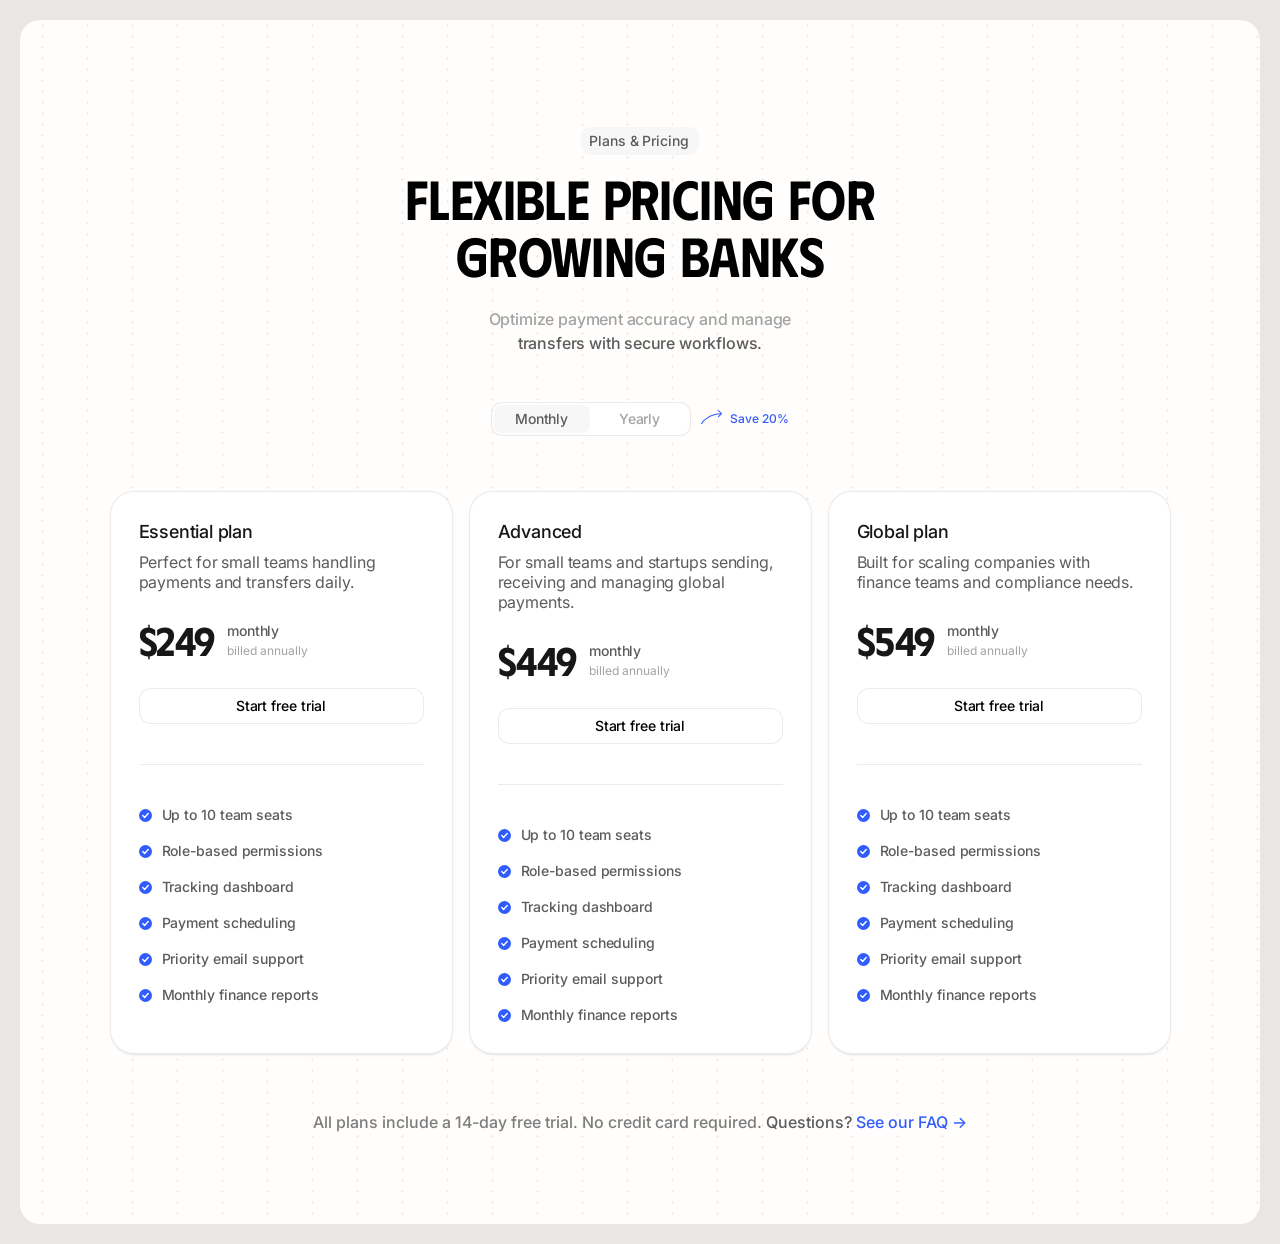
<file: Day 05/index.html>
<!DOCTYPE html>
<html lang="en">
<head>
<meta charset="UTF-8" />
<meta name="viewport" content="width=device-width, initial-scale=1.0" />
<title>Apex — Pricing</title>
<link rel="preconnect" href="https://fonts.googleapis.com" />
<link rel="preconnect" href="https://fonts.gstatic.com" crossorigin />
<link href="https://fonts.googleapis.com/css2?family=Phudu:wght@600&family=Inter:wght@400;500;600&display=swap" rel="stylesheet" />
<link rel="stylesheet" href="styles.css" />
</head>
<body>

  <div class="page">
    <section class="hero">

      <div class="hero-inner">

        <div class="hero-content">
          <div class="hero-text">
            <div class="title-badge">
              <span class="badge">Plans &amp; Pricing</span>
              <h1 class="hero-title">Flexible pricing for growing banks</h1>
            </div>
            <p class="hero-subtitle">
              <span>Optimize payment accuracy and manage </span>
              <span class="dark">transfers with secure workflows.</span>
            </p>
          </div>

          <div class="billing-row">
            <div class="switch" role="tablist" aria-label="Billing period">
              <span class="switch-thumb" aria-hidden="true"></span>
              <button class="switch-item is-active" type="button" role="tab" aria-selected="true" data-mode="monthly">Monthly</button>
              <button class="switch-item" type="button" role="tab" aria-selected="false" data-mode="yearly">Yearly</button>
            </div>
            <div class="save-badge">
              <img src="assets/arrow-swoosh.svg" alt="" />
              <span>Save 20%</span>
            </div>
          </div>

          <div class="card-holder">

            <article class="pricing-card pricing-card--blue">
              <div class="hover-badge-wrap">
                <div class="featured-badge-row">
                  <span class="featured-badge">Billed annually — save 15%</span>
                </div>
              </div>
              <div class="card">
                <div class="card-content">
                  <div class="card-title">
                    <h3>Essential plan</h3>
                    <p>Perfect for small teams handling payments and transfers daily.</p>
                  </div>
                  <div class="card-price" aria-live="polite">
                    <span class="price" data-monthly="249">$249</span>
                    <div class="price-detail">
                      <span class="price-period">monthly</span>
                      <span class="price-note">billed annually</span>
                    </div>
                  </div>
                  <button class="card-btn" type="button">Start free trial</button>
                </div>
                <hr class="card-divider" />
                <ul class="card-features">
                  <li><svg class="check-icon" width="13" height="13" viewBox="0 0 13 13" aria-hidden="true"><circle cx="6.5" cy="6.5" r="6.5" fill="currentColor" /><path d="M3.8 6.6L5.6 8.4L9.2 4.6" stroke="white" stroke-width="1.4" fill="none" stroke-linecap="round" stroke-linejoin="round" /></svg>Up to 10 team seats</li>
                  <li><svg class="check-icon" width="13" height="13" viewBox="0 0 13 13" aria-hidden="true"><circle cx="6.5" cy="6.5" r="6.5" fill="currentColor" /><path d="M3.8 6.6L5.6 8.4L9.2 4.6" stroke="white" stroke-width="1.4" fill="none" stroke-linecap="round" stroke-linejoin="round" /></svg>Role-based permissions</li>
                  <li><svg class="check-icon" width="13" height="13" viewBox="0 0 13 13" aria-hidden="true"><circle cx="6.5" cy="6.5" r="6.5" fill="currentColor" /><path d="M3.8 6.6L5.6 8.4L9.2 4.6" stroke="white" stroke-width="1.4" fill="none" stroke-linecap="round" stroke-linejoin="round" /></svg>Tracking dashboard</li>
                  <li><svg class="check-icon" width="13" height="13" viewBox="0 0 13 13" aria-hidden="true"><circle cx="6.5" cy="6.5" r="6.5" fill="currentColor" /><path d="M3.8 6.6L5.6 8.4L9.2 4.6" stroke="white" stroke-width="1.4" fill="none" stroke-linecap="round" stroke-linejoin="round" /></svg>Payment scheduling</li>
                  <li><svg class="check-icon" width="13" height="13" viewBox="0 0 13 13" aria-hidden="true"><circle cx="6.5" cy="6.5" r="6.5" fill="currentColor" /><path d="M3.8 6.6L5.6 8.4L9.2 4.6" stroke="white" stroke-width="1.4" fill="none" stroke-linecap="round" stroke-linejoin="round" /></svg>Priority email support</li>
                  <li><svg class="check-icon" width="13" height="13" viewBox="0 0 13 13" aria-hidden="true"><circle cx="6.5" cy="6.5" r="6.5" fill="currentColor" /><path d="M3.8 6.6L5.6 8.4L9.2 4.6" stroke="white" stroke-width="1.4" fill="none" stroke-linecap="round" stroke-linejoin="round" /></svg>Monthly finance reports</li>
                </ul>
              </div>
            </article>

            <article class="pricing-card pricing-card--green">
              <div class="hover-badge-wrap">
                <div class="featured-badge-row">
                  <span class="featured-badge">Billed annually — save 25%</span>
                </div>
              </div>
              <div class="card">
                <div class="card-content">
                  <div class="card-title">
                    <h3>Advanced</h3>
                    <p>For small teams and startups sending, receiving and managing global payments.</p>
                  </div>
                  <div class="card-price" aria-live="polite">
                    <span class="price" data-monthly="449">$449</span>
                    <div class="price-detail">
                      <span class="price-period">monthly</span>
                      <span class="price-note">billed annually</span>
                    </div>
                  </div>
                  <button class="card-btn" type="button">Start free trial</button>
                </div>
                <hr class="card-divider" />
                <ul class="card-features">
                  <li><svg class="check-icon" width="13" height="13" viewBox="0 0 13 13" aria-hidden="true"><circle cx="6.5" cy="6.5" r="6.5" fill="currentColor" /><path d="M3.8 6.6L5.6 8.4L9.2 4.6" stroke="white" stroke-width="1.4" fill="none" stroke-linecap="round" stroke-linejoin="round" /></svg>Up to 10 team seats</li>
                  <li><svg class="check-icon" width="13" height="13" viewBox="0 0 13 13" aria-hidden="true"><circle cx="6.5" cy="6.5" r="6.5" fill="currentColor" /><path d="M3.8 6.6L5.6 8.4L9.2 4.6" stroke="white" stroke-width="1.4" fill="none" stroke-linecap="round" stroke-linejoin="round" /></svg>Role-based permissions</li>
                  <li><svg class="check-icon" width="13" height="13" viewBox="0 0 13 13" aria-hidden="true"><circle cx="6.5" cy="6.5" r="6.5" fill="currentColor" /><path d="M3.8 6.6L5.6 8.4L9.2 4.6" stroke="white" stroke-width="1.4" fill="none" stroke-linecap="round" stroke-linejoin="round" /></svg>Tracking dashboard</li>
                  <li><svg class="check-icon" width="13" height="13" viewBox="0 0 13 13" aria-hidden="true"><circle cx="6.5" cy="6.5" r="6.5" fill="currentColor" /><path d="M3.8 6.6L5.6 8.4L9.2 4.6" stroke="white" stroke-width="1.4" fill="none" stroke-linecap="round" stroke-linejoin="round" /></svg>Payment scheduling</li>
                  <li><svg class="check-icon" width="13" height="13" viewBox="0 0 13 13" aria-hidden="true"><circle cx="6.5" cy="6.5" r="6.5" fill="currentColor" /><path d="M3.8 6.6L5.6 8.4L9.2 4.6" stroke="white" stroke-width="1.4" fill="none" stroke-linecap="round" stroke-linejoin="round" /></svg>Priority email support</li>
                  <li><svg class="check-icon" width="13" height="13" viewBox="0 0 13 13" aria-hidden="true"><circle cx="6.5" cy="6.5" r="6.5" fill="currentColor" /><path d="M3.8 6.6L5.6 8.4L9.2 4.6" stroke="white" stroke-width="1.4" fill="none" stroke-linecap="round" stroke-linejoin="round" /></svg>Monthly finance reports</li>
                </ul>
              </div>
            </article>

            <article class="pricing-card pricing-card--pink">
              <div class="hover-badge-wrap">
                <div class="featured-badge-row">
                  <span class="featured-badge">Billed annually — save 45%</span>
                </div>
              </div>
              <div class="card">
                <div class="card-content">
                  <div class="card-title">
                    <h3>Global plan</h3>
                    <p>Built for scaling companies with finance teams and compliance needs.</p>
                  </div>
                  <div class="card-price" aria-live="polite">
                    <span class="price" data-monthly="549">$549</span>
                    <div class="price-detail">
                      <span class="price-period">monthly</span>
                      <span class="price-note">billed annually</span>
                    </div>
                  </div>
                  <button class="card-btn" type="button">Start free trial</button>
                </div>
                <hr class="card-divider" />
                <ul class="card-features">
                  <li><svg class="check-icon" width="13" height="13" viewBox="0 0 13 13" aria-hidden="true"><circle cx="6.5" cy="6.5" r="6.5" fill="currentColor" /><path d="M3.8 6.6L5.6 8.4L9.2 4.6" stroke="white" stroke-width="1.4" fill="none" stroke-linecap="round" stroke-linejoin="round" /></svg>Up to 10 team seats</li>
                  <li><svg class="check-icon" width="13" height="13" viewBox="0 0 13 13" aria-hidden="true"><circle cx="6.5" cy="6.5" r="6.5" fill="currentColor" /><path d="M3.8 6.6L5.6 8.4L9.2 4.6" stroke="white" stroke-width="1.4" fill="none" stroke-linecap="round" stroke-linejoin="round" /></svg>Role-based permissions</li>
                  <li><svg class="check-icon" width="13" height="13" viewBox="0 0 13 13" aria-hidden="true"><circle cx="6.5" cy="6.5" r="6.5" fill="currentColor" /><path d="M3.8 6.6L5.6 8.4L9.2 4.6" stroke="white" stroke-width="1.4" fill="none" stroke-linecap="round" stroke-linejoin="round" /></svg>Tracking dashboard</li>
                  <li><svg class="check-icon" width="13" height="13" viewBox="0 0 13 13" aria-hidden="true"><circle cx="6.5" cy="6.5" r="6.5" fill="currentColor" /><path d="M3.8 6.6L5.6 8.4L9.2 4.6" stroke="white" stroke-width="1.4" fill="none" stroke-linecap="round" stroke-linejoin="round" /></svg>Payment scheduling</li>
                  <li><svg class="check-icon" width="13" height="13" viewBox="0 0 13 13" aria-hidden="true"><circle cx="6.5" cy="6.5" r="6.5" fill="currentColor" /><path d="M3.8 6.6L5.6 8.4L9.2 4.6" stroke="white" stroke-width="1.4" fill="none" stroke-linecap="round" stroke-linejoin="round" /></svg>Priority email support</li>
                  <li><svg class="check-icon" width="13" height="13" viewBox="0 0 13 13" aria-hidden="true"><circle cx="6.5" cy="6.5" r="6.5" fill="currentColor" /><path d="M3.8 6.6L5.6 8.4L9.2 4.6" stroke="white" stroke-width="1.4" fill="none" stroke-linecap="round" stroke-linejoin="round" /></svg>Monthly finance reports</li>
                </ul>
              </div>
            </article>

          </div>
        </div>

        <p class="hero-footnote">
          All plans include a 14-day free trial. No credit card required.
          <span class="dark">Questions?</span>
          <a href="#">See our FAQ →</a>
        </p>

      </div>
    </section>
  </div>

  <div class="toast" role="status" aria-live="polite" data-toast></div>

  <script src="assets/billing-toggle.js" defer></script>
  <script src="assets/card-interactions.js" defer></script>
</body>
</html>
</file>
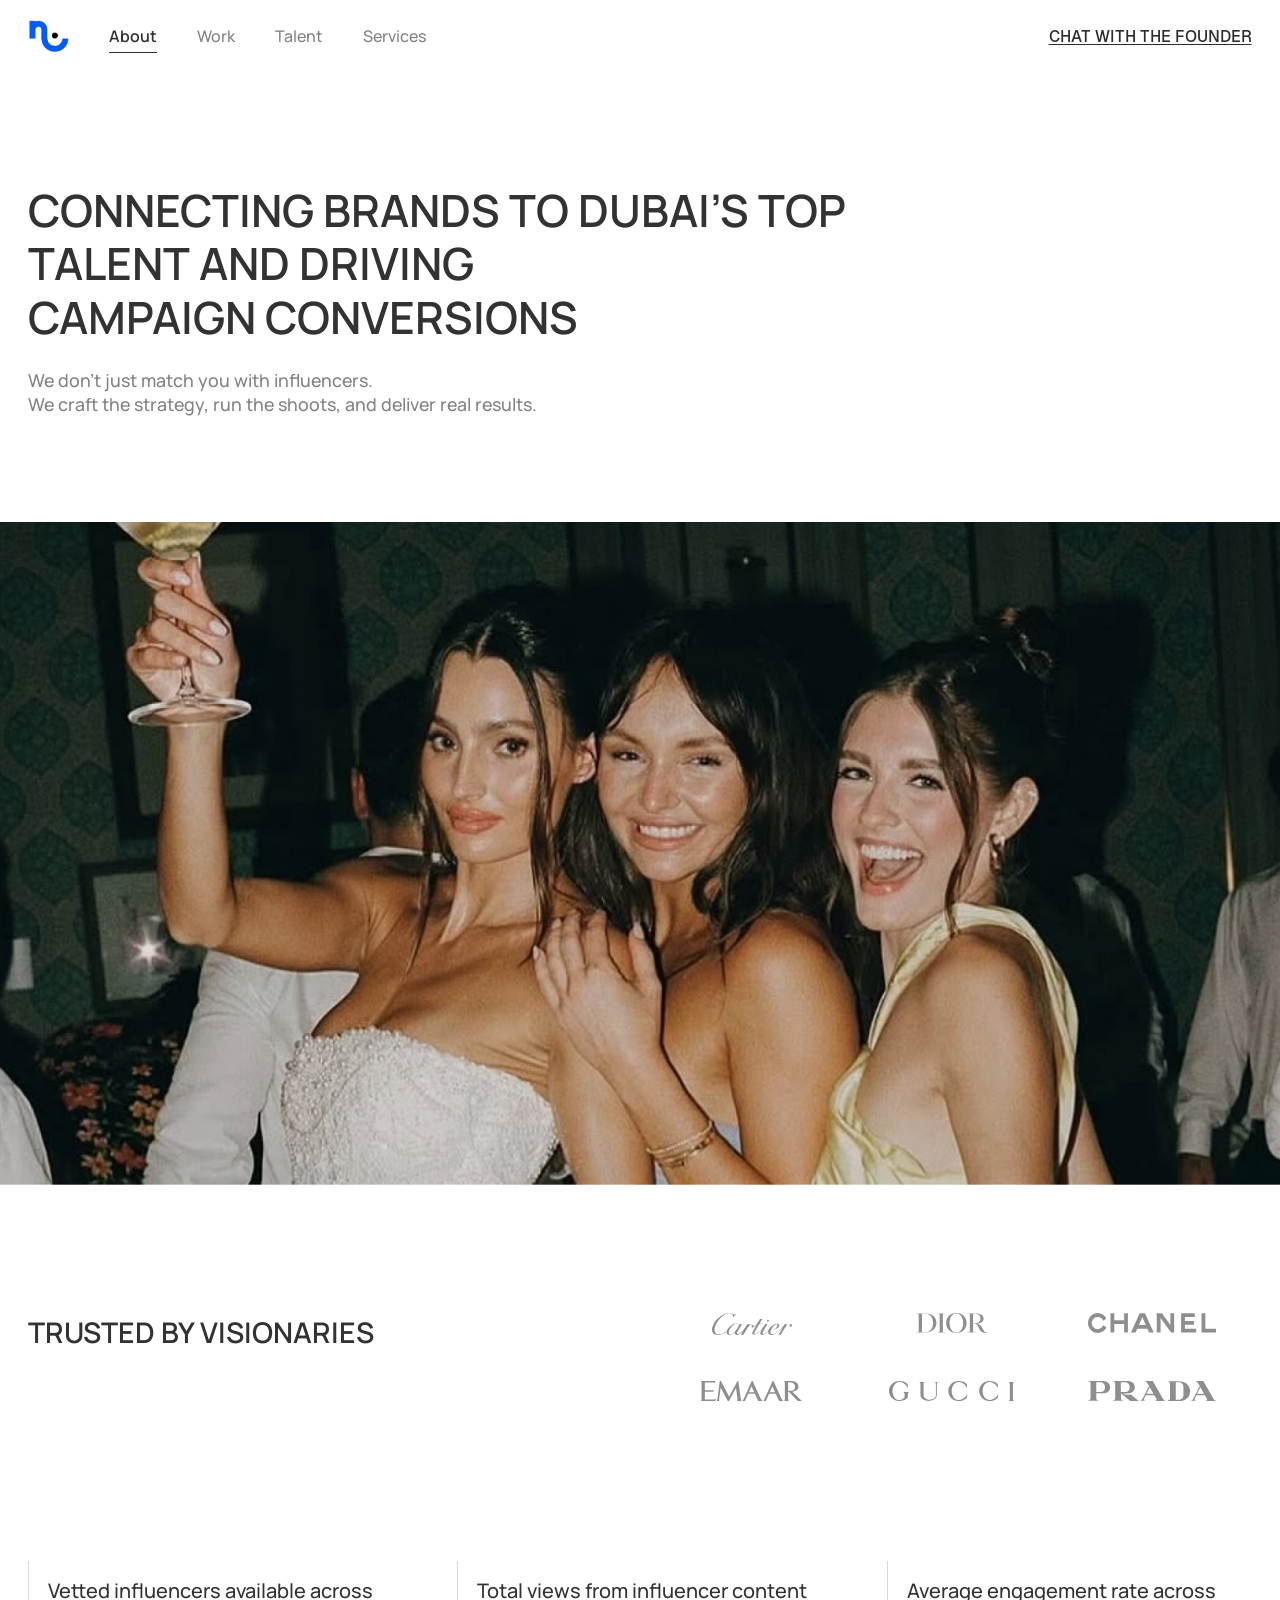
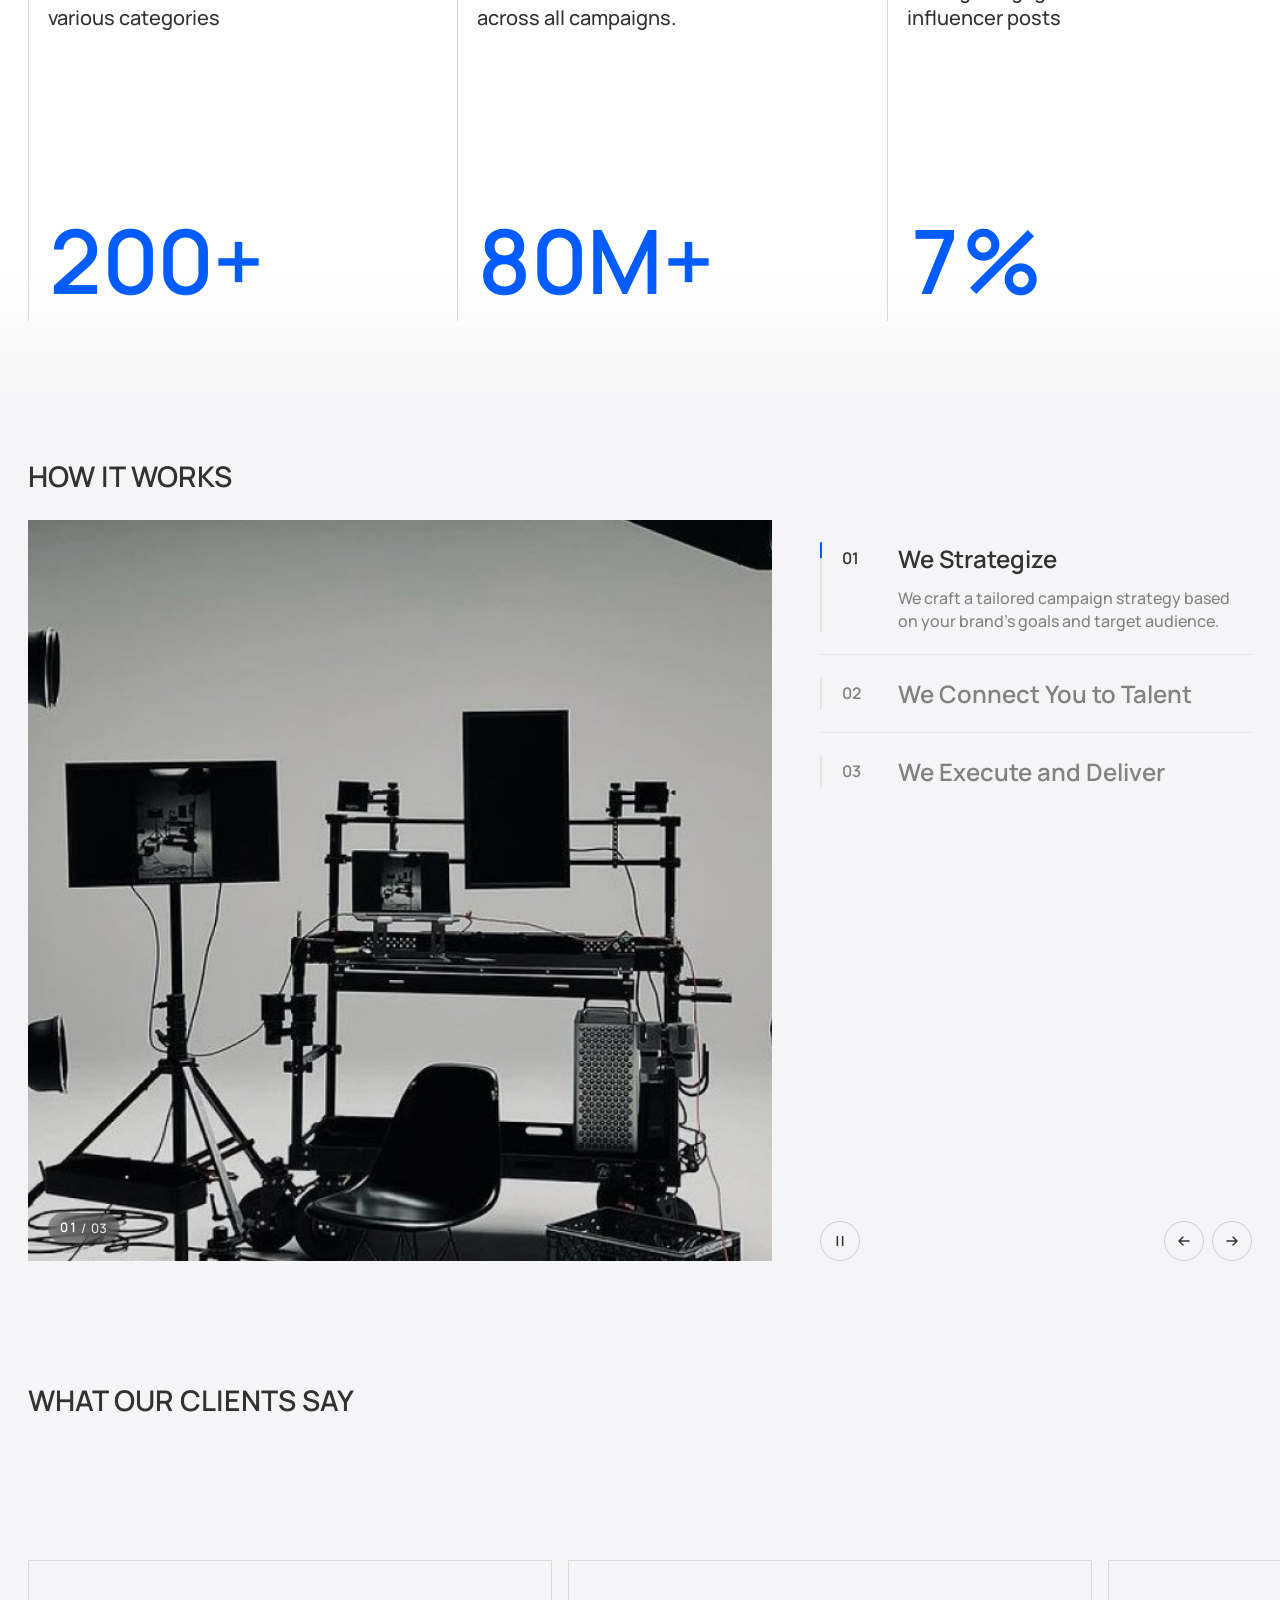
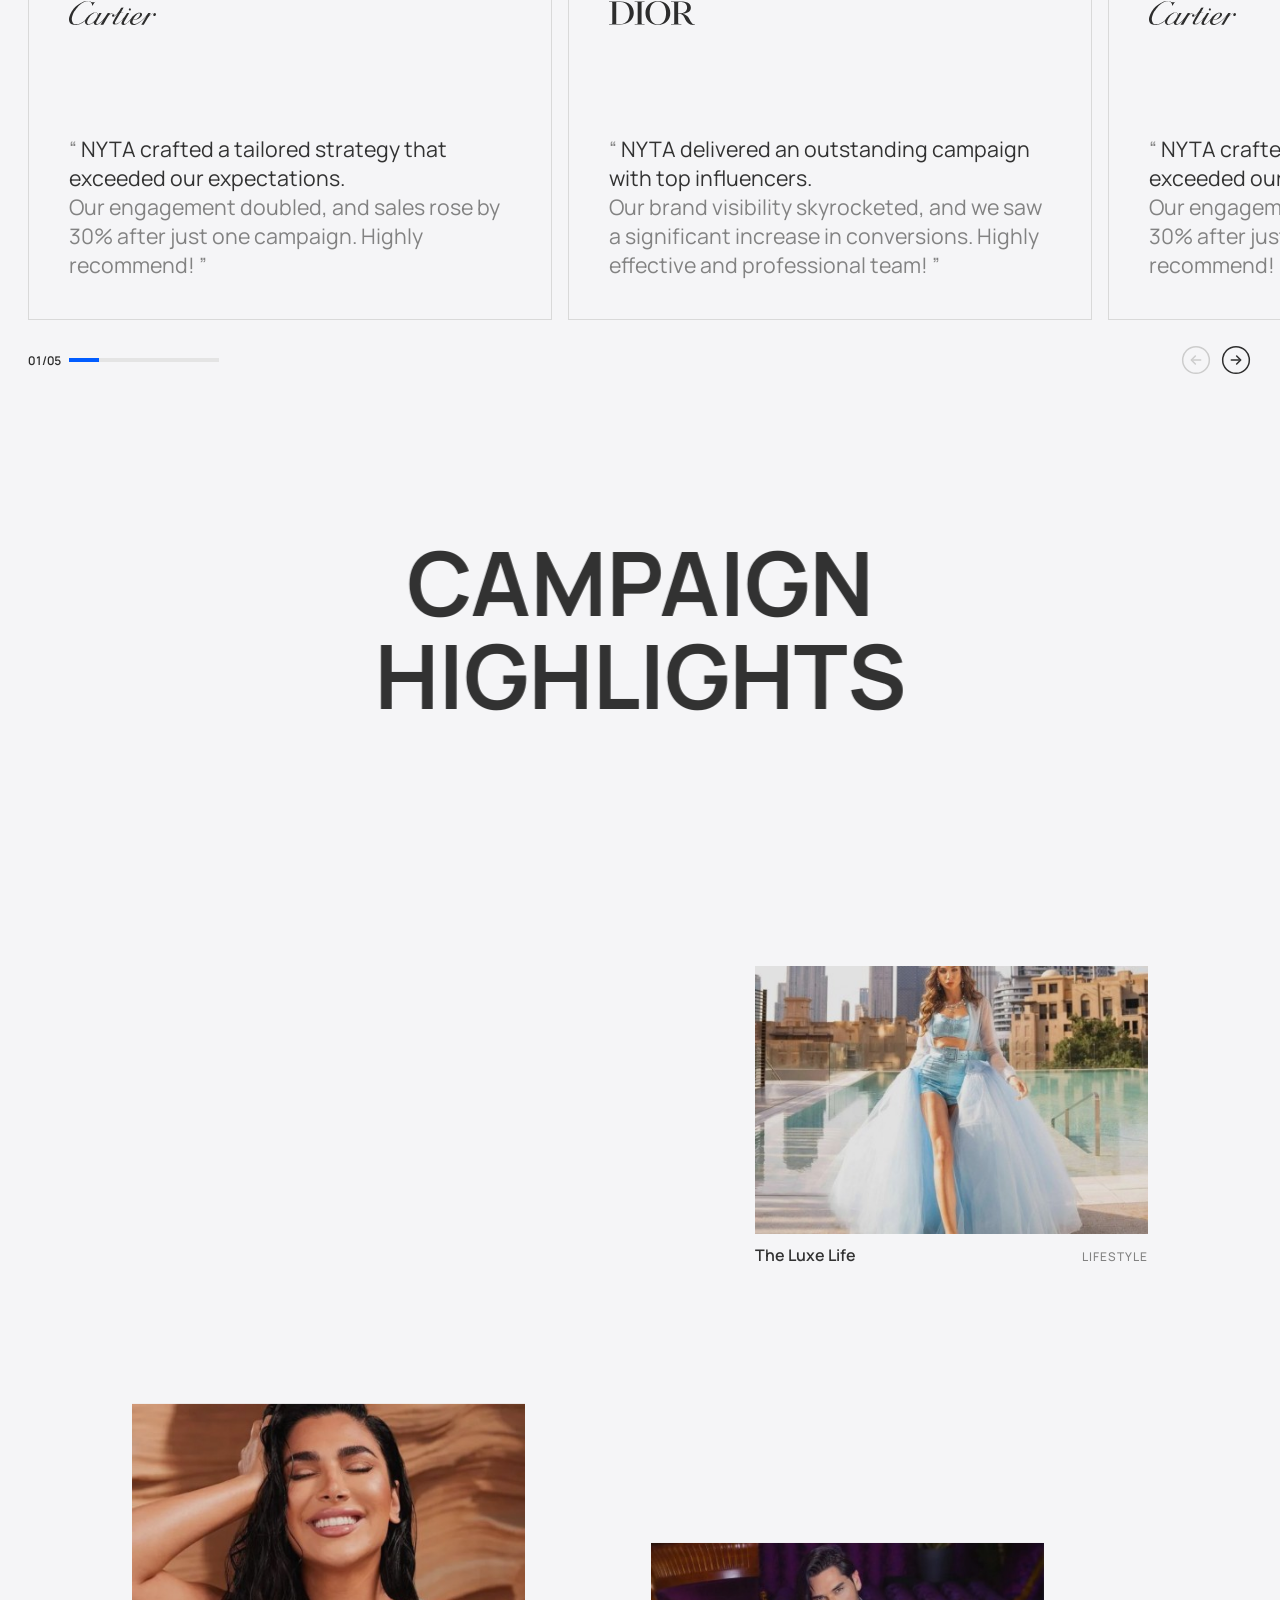
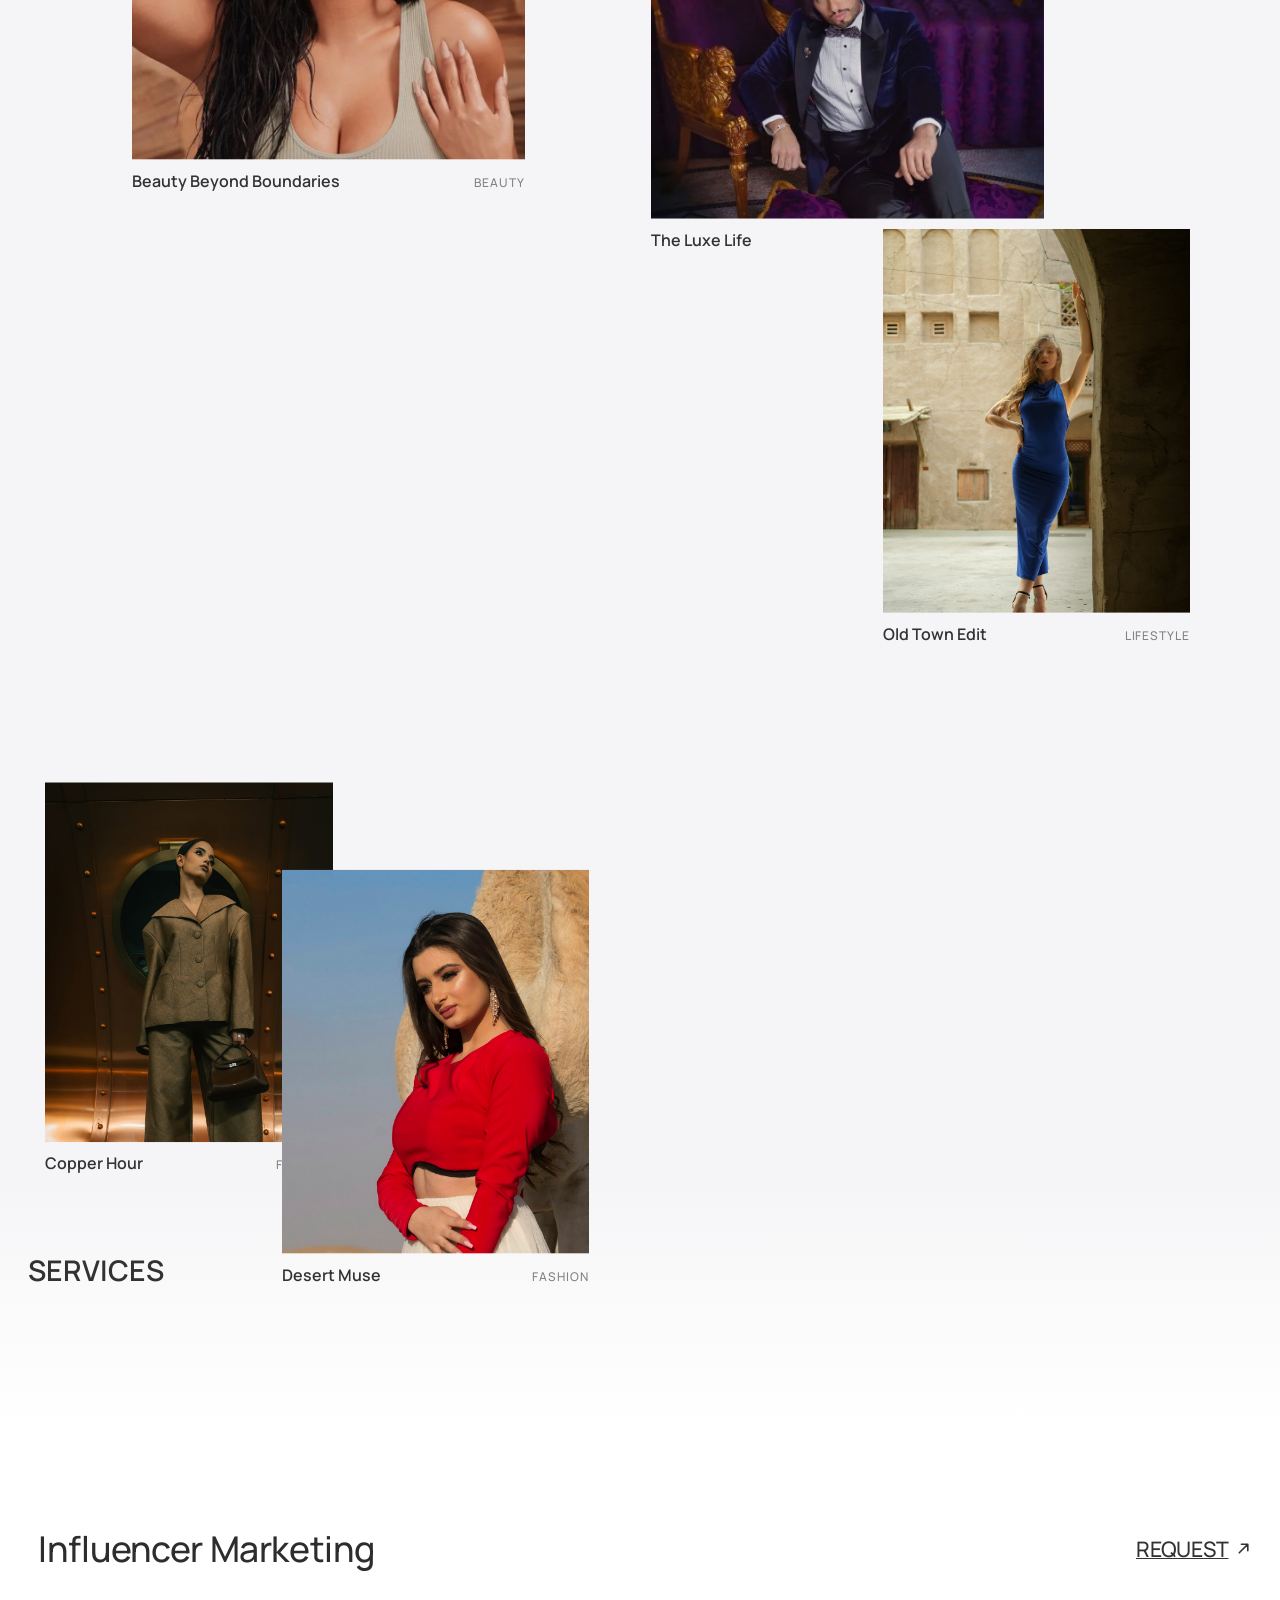
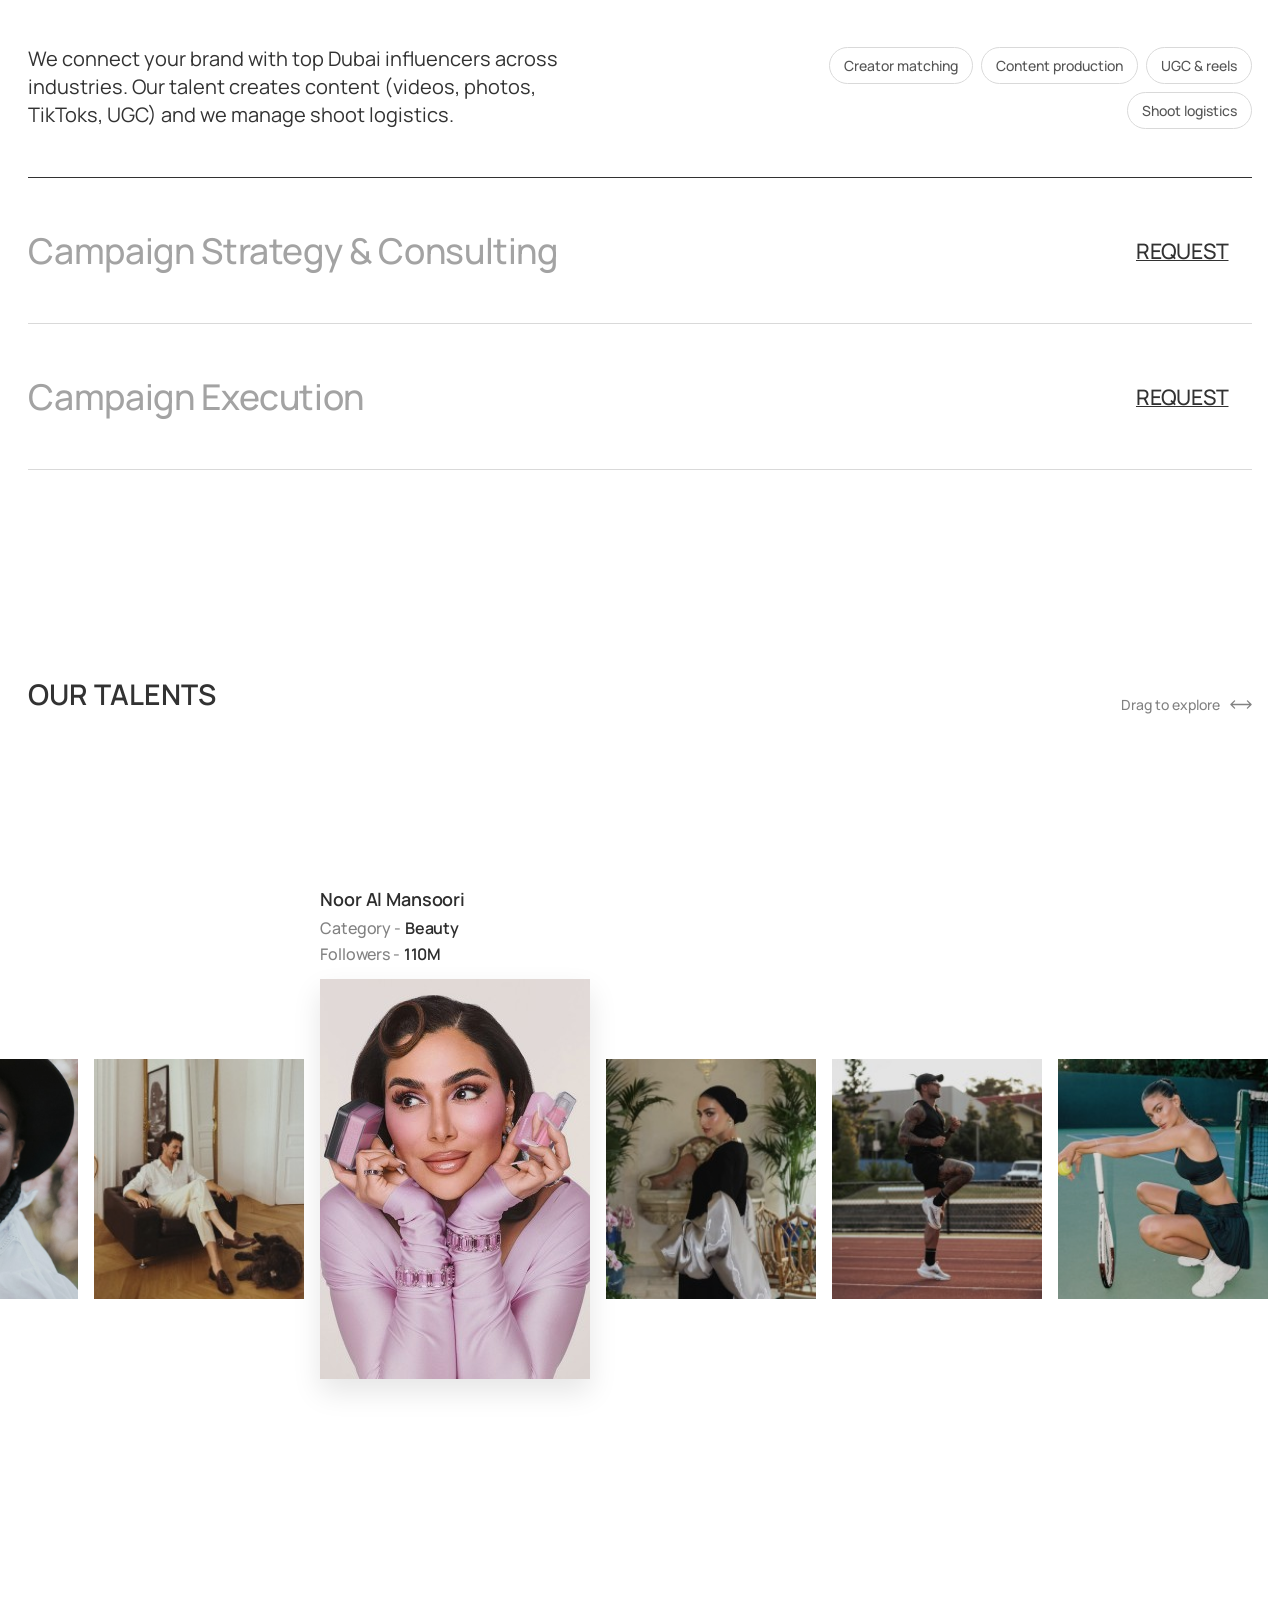
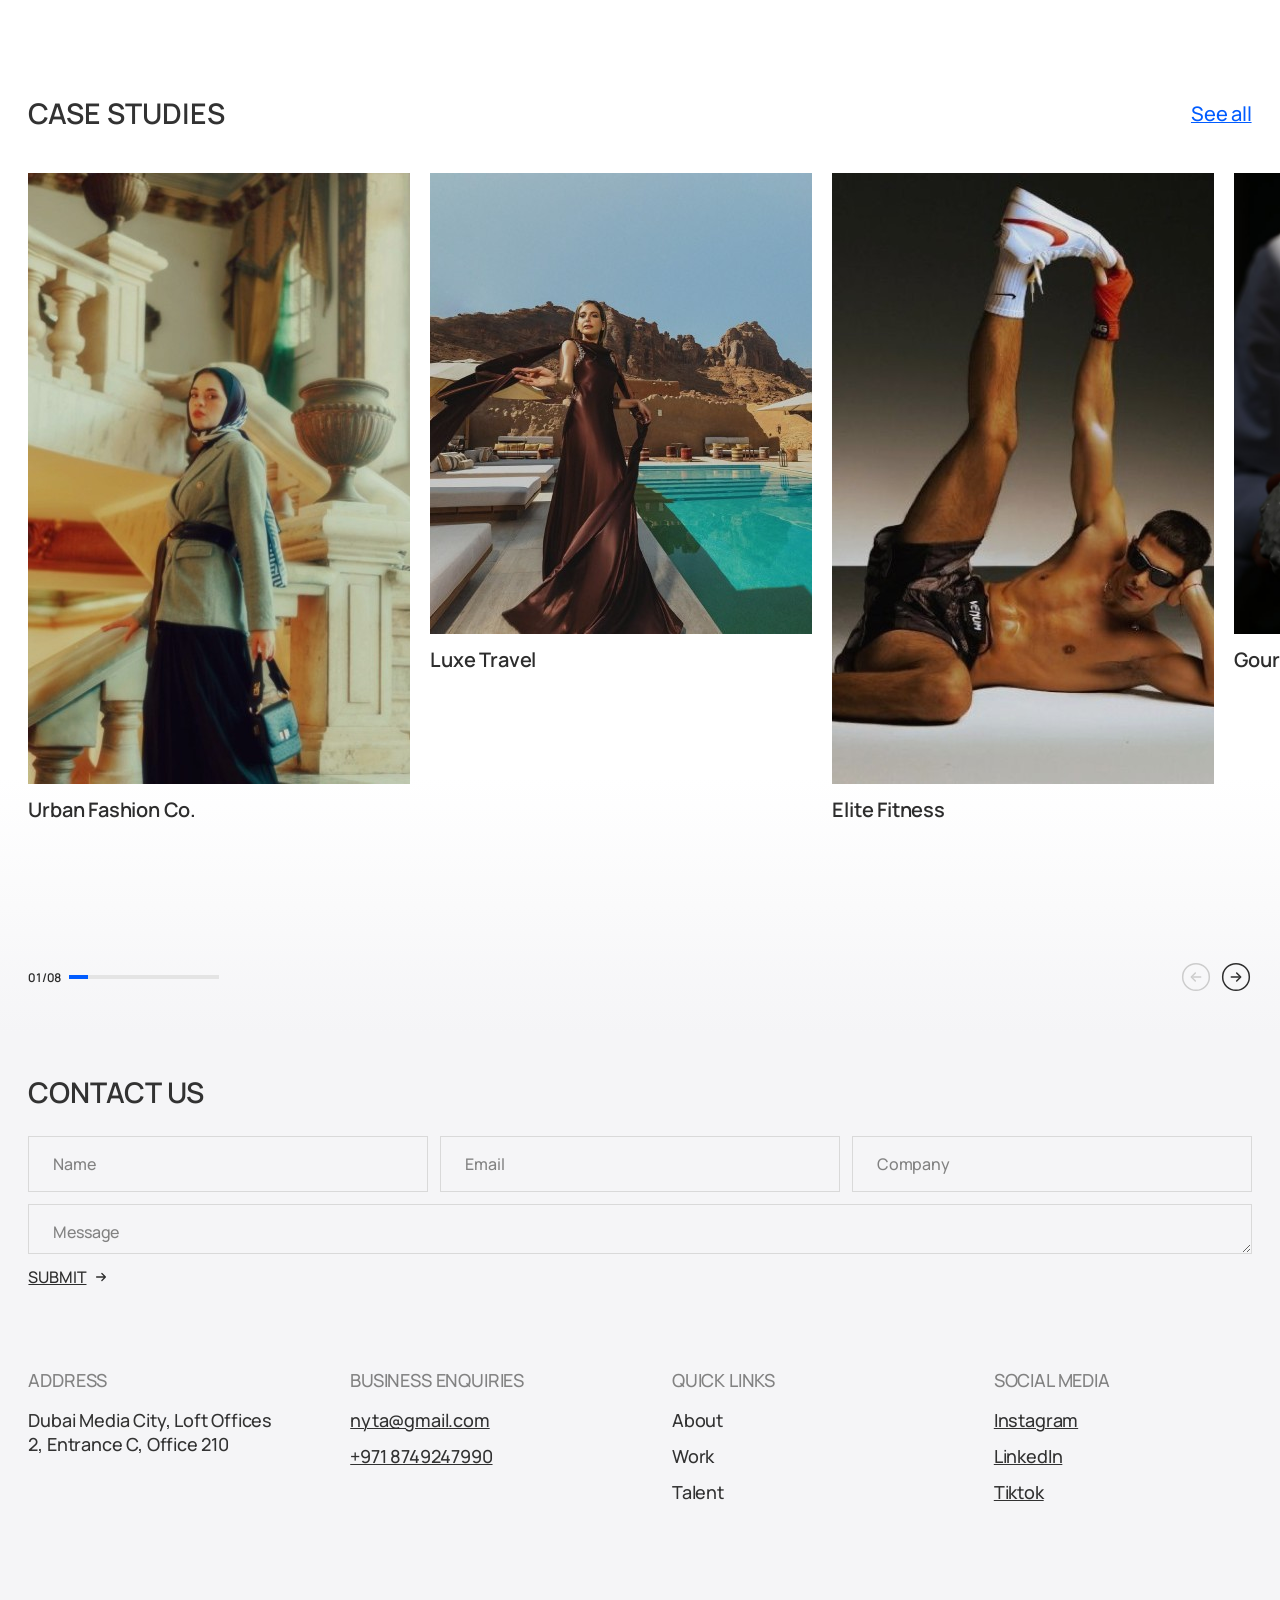
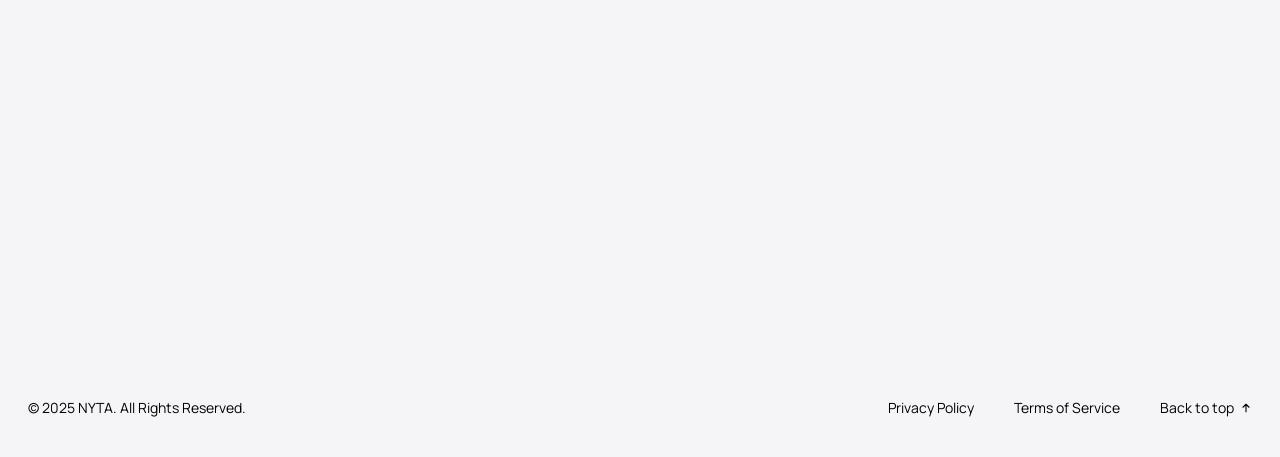
<file: Day 07/index.html>
<!DOCTYPE html>
<html lang="en">
<head>
  <meta charset="UTF-8" />
  <meta name="viewport" content="width=device-width, initial-scale=1.0" />
  <title>NYTA — Dubai Influencer Agency</title>
  <meta name="description" content="NYTA connects brands to Dubai’s top talent — strategy, shoots and campaigns that convert." />
  <meta name="theme-color" content="#ffffff" />
  <meta property="og:title" content="NYTA — Dubai Influencer Agency" />
  <meta property="og:description" content="Connecting brands to Dubai’s top talent — strategy, shoots and campaigns that convert." />
  <meta property="og:image" content="assets/hero.jpg" />
  <meta property="og:type" content="website" />
  <link rel="icon" type="image/png" href="assets/logo.png" />
  <link rel="preload" href="assets/hero.jpg" as="image" fetchpriority="high" />
  <link rel="preload" href="assets/fonts/manrope-latin-600-normal.woff2" as="font" type="font/woff2" crossorigin />
  <link rel="preload" href="assets/fonts/manrope-latin-500-normal.woff2" as="font" type="font/woff2" crossorigin />
  <link rel="stylesheet" href="styles.css" />
  <script>
    /* Above the 1440px Figma frame, scale the whole page up proportionally
       so wide monitors look exactly like the design instead of leaving it boxed in. */
    (function () {
      var root = document.documentElement;
      function fit() {
        var w = root.clientWidth || window.innerWidth;
        var z = w > 1440 ? w / 1440 : 1;
        root.style.setProperty('--z', z);
        root.classList.toggle('is-scaled', z > 1);
      }
      fit();
      window.addEventListener('resize', fit);

      /* Always open at the top: drop any #section left in the address bar
         and stop the browser restoring an old scroll position on refresh. */
      if ('scrollRestoration' in history) history.scrollRestoration = 'manual';
      if (location.hash) {
        history.replaceState(null, '', location.pathname + location.search);
        window.addEventListener('load', function () { window.scrollTo(0, 0); });
      }
    })();
  </script>
</head>
<body>
  <a class="skip-link" href="#main">Skip to content</a>

  <!-- ============ HERO ============ -->
  <header class="hero" id="top">
    <nav class="nav container" aria-label="Main">
      <div class="nav__left">
        <a href="#top" class="nav__logo" aria-label="NYTA home">
          <img src="assets/logo.png" alt="NYTA" width="41" height="32" />
        </a>
        <ul class="nav__links">
          <li><a href="#about" class="is-active">About</a></li>
          <li><a href="#work">Work</a></li>
          <li><a href="#talent">Talent</a></li>
          <li><a href="#services">Services</a></li>
        </ul>
      </div>
      <a href="#contact" class="nav__cta">Chat with the founder</a>
      <button class="nav__toggle" aria-label="Open menu" aria-expanded="false">
        <span></span><span></span>
      </button>
    </nav>

    <div class="hero__intro container">
      <h1 class="hero__title" data-split>
        Connecting Brands to Dubai’s Top Talent and Driving <br />Campaign Conversions
      </h1>
      <p class="hero__sub reveal" style="--d:120ms">
        We don’t just match you with influencers.<br />
        We craft the strategy, run the shoots, and deliver real results.
      </p>
    </div>

    <div class="hero__media">
      <img src="assets/hero.jpg" alt="Three friends celebrating at a Dubai evening event" width="1440" height="800" fetchpriority="high" decoding="async" />
    </div>
  </header>

  <main id="main">
    <!-- ============ TRUSTED BY ============ -->
    <section class="trusted" id="about">
      <div class="container trusted__grid">
        <h2 class="section-title reveal">Trusted by visionaries</h2>
        <div class="trusted__logos reveal" style="--d:100ms">
          <div class="trusted__col">
            <img decoding="async" src="assets/logo-cartier.svg" alt="Cartier" width="80" height="22" />
            <img decoding="async" src="assets/logo-emaar.svg" alt="Emaar" width="101" height="20" />
          </div>
          <div class="trusted__col">
            <img decoding="async" src="assets/logo-dior.svg" alt="Dior" width="71" height="20" />
            <img decoding="async" src="assets/logo-gucci.svg" alt="Gucci" width="125" height="20" />
          </div>
          <div class="trusted__col">
            <img decoding="async" src="assets/logo-chanel.svg" alt="Chanel" width="128" height="20" />
            <img decoding="async" src="assets/logo-prada.svg" alt="Prada" width="128" height="20" />
          </div>
        </div>
      </div>
    </section>

    <!-- ============ STATS ============ -->
    <section class="stats">
      <div class="container stats__row">
        <article class="stat">
          <p class="stat__label">Vetted influencers available across various categories</p>
          <p class="stat__value" data-odo="200" data-odo-suffix="+" aria-label="200+">200+</p>
        </article>
        <article class="stat" style="--d:100ms">
          <p class="stat__label">Total views from influencer content across all campaigns.</p>
          <p class="stat__value" data-odo="80" data-odo-suffix="M+" aria-label="80M+">80M+</p>
        </article>
        <article class="stat" style="--d:200ms">
          <p class="stat__label">Average engagement rate across influencer posts</p>
          <p class="stat__value" data-odo="7" data-odo-suffix="%" aria-label="7%">7%</p>
        </article>
      </div>
    </section>

    <!-- ============ HOW IT WORKS ============ -->
    <!-- Step 2 & 3 photos from Unsplash (free licence): Vitaly Gariev, Maxim Tolchinskiy -->
    <section class="how" id="how" aria-roledescription="carousel" aria-label="How it works">
      <div class="container how__inner">
        <h2 class="section-title reveal">How It Works</h2>

        <div class="how__stage">
          <div class="how__media" data-how-media>
            <div class="how__frame">
              <img class="how__slide is-active" id="how-slide-1" src="assets/how-it-works.jpg" alt="A photo studio set up with lights, monitors and a camera cart" width="1376" height="653" />
              <img class="how__slide" id="how-slide-2" src="assets/how-talent.jpg" alt="A model being styled and photographed in a bright studio" width="1800" height="1013" />
              <img class="how__slide" id="how-slide-3" src="assets/how-execute.jpg" alt="A black and white shoot in progress with lights and crew" width="1800" height="1200" />
            </div>
            <span class="how__count" aria-hidden="true"><span class="how__digit"><b data-how-count>01</b></span> / 03</span>
            <span class="how__cursor" aria-hidden="true"><span data-how-cursor>Next</span><svg viewBox="0 0 16 16" width="14" height="14"><path d="M3 8h10M9 4l4 4-4 4" fill="none" stroke="currentColor" stroke-width="1.5" stroke-linecap="round" stroke-linejoin="round"/></svg></span>
          </div>

          <div class="how__panel">
            <div class="how__progress">
              <button class="how__bar" aria-label="Show step 1"><i></i></button>
              <button class="how__bar" aria-label="Show step 2"><i></i></button>
              <button class="how__bar" aria-label="Show step 3"><i></i></button>
            </div>

            <div class="how__steps" role="tablist" aria-label="Steps">
            <button class="step is-active" role="tab" aria-selected="true" aria-controls="how-slide-1">
              <span class="step__track" aria-hidden="true"><i class="step__fill"></i></span>
              <span class="step__num">01</span>
              <span class="step__body">
                <span class="step__title">We Strategize</span>
                <span class="step__desc"><span>We craft a tailored campaign strategy based on your brand’s goals and target audience.</span></span>
              </span>
            </button>
            <button class="step" role="tab" aria-selected="false" aria-controls="how-slide-2" tabindex="-1">
              <span class="step__track" aria-hidden="true"><i class="step__fill"></i></span>
              <span class="step__num">02</span>
              <span class="step__body">
                <span class="step__title">We Connect You <br />to Talent</span>
                <span class="step__desc"><span>We match you with vetted Dubai creators who fit your audience, aesthetic and goals.</span></span>
              </span>
            </button>
            <button class="step" role="tab" aria-selected="false" aria-controls="how-slide-3" tabindex="-1">
              <span class="step__track" aria-hidden="true"><i class="step__fill"></i></span>
              <span class="step__num">03</span>
              <span class="step__body">
                <span class="step__title">We Execute <br />and Deliver</span>
                <span class="step__desc"><span>We run the shoots, manage the content and report on the results that matter.</span></span>
              </span>
            </button>
            </div>

            <div class="how__controls">
              <button class="how__ctrl how__pause" data-how-pause aria-label="Pause slideshow" aria-pressed="false">
                <svg class="i-pause" viewBox="0 0 16 16" width="14" height="14"><path d="M5 3v10M11 3v10" stroke="currentColor" stroke-width="1.8" stroke-linecap="round"/></svg>
                <svg class="i-play" viewBox="0 0 16 16" width="14" height="14"><path d="M5 3.5v9l7.5-4.5z" fill="currentColor"/></svg>
              </button>
              <span class="how__ctrl-gap"></span>
              <button class="how__ctrl" data-how-prev aria-label="Previous step"><svg viewBox="0 0 16 16" width="16" height="16"><path d="M13 8H3M7 4L3 8l4 4" fill="none" stroke="currentColor" stroke-width="1.5" stroke-linecap="round" stroke-linejoin="round"/></svg></button>
              <button class="how__ctrl" data-how-next aria-label="Next step"><svg viewBox="0 0 16 16" width="16" height="16"><path d="M3 8h10M9 4l4 4-4 4" fill="none" stroke="currentColor" stroke-width="1.5" stroke-linecap="round" stroke-linejoin="round"/></svg></button>
            </div>
          </div>
        </div>
      </div>
    </section>

    <!-- ============ TESTIMONIALS ============ -->
    <section class="reviews" id="reviews">
      <div class="container">
        <h2 class="section-title reveal">what our clients say</h2>
      </div>

      <div class="slider" data-slider>
        <div class="slider__track reviews__track" data-track>
          <figure class="review">
            <img decoding="async" src="assets/testimonial-cartier.svg" alt="Cartier" width="87" height="24" />
            <blockquote>“ <strong>NYTA crafted a tailored strategy that exceeded our expectations.</strong><br />Our engagement doubled, and sales rose by 30% after just one campaign. Highly recommend! ”</blockquote>
          </figure>
          <figure class="review">
            <img decoding="async" src="assets/testimonial-dior.svg" alt="Dior" width="86" height="24" />
            <blockquote>“ <strong>NYTA delivered an outstanding campaign with top influencers.</strong><br />Our brand visibility skyrocketed, and we saw a significant increase in conversions. Highly effective and professional team! ”</blockquote>
          </figure>
          <figure class="review">
            <img decoding="async" src="assets/testimonial-cartier.svg" alt="Cartier" width="87" height="24" />
            <blockquote>“ <strong>NYTA crafted a tailored strategy that exceeded our expectations.</strong><br />Our engagement doubled, and sales rose by 30% after just one campaign. Highly recommend! ”</blockquote>
          </figure>
          <figure class="review">
            <img decoding="async" src="assets/testimonial-dior.svg" alt="Dior" width="86" height="24" />
            <blockquote>“ <strong>NYTA delivered an outstanding campaign with top influencers.</strong><br />Our brand visibility skyrocketed, and we saw a significant increase in conversions. Highly effective and professional team! ”</blockquote>
          </figure>
          <figure class="review">
            <img decoding="async" src="assets/testimonial-cartier.svg" alt="Cartier" width="87" height="24" />
            <blockquote>“ <strong>NYTA crafted a tailored strategy that exceeded our expectations.</strong><br />Our engagement doubled, and sales rose by 30% after just one campaign. Highly recommend! ”</blockquote>
          </figure>
        </div>

        <div class="container slider__controls">
          <div class="slider__status">
            <span class="slider__count" data-count>01/05</span>
            <span class="slider__bar"><i data-bar></i></span>
          </div>
          <div class="slider__arrows">
            <button class="arrow" data-prev aria-label="Previous">
              <img class="arrow__off" src="assets/arrow-left.svg" alt="" width="32" height="32" />
              <img class="arrow__on arrow__flip" src="assets/arrow-right.svg" alt="" width="32" height="32" />
            </button>
            <button class="arrow" data-next aria-label="Next">
              <img class="arrow__on" src="assets/arrow-right.svg" alt="" width="32" height="32" />
              <img class="arrow__off arrow__flip" src="assets/arrow-left.svg" alt="" width="32" height="32" />
            </button>
          </div>
        </div>
      </div>
    </section>

    <!-- ============ CAMPAIGN HIGHLIGHTS ============ -->
    <!-- Copper Hour / Desert Muse / Old Town Edit photos from Unsplash (free licence): Ali Aziz, Sajimon Sahadevan, gulfam tabriz -->
    <section class="campaigns" id="work" data-campaigns>
      <div class="campaigns__pin">
        <h2 class="campaigns__title" data-campaigns-title>Campaign<br />Highlights</h2>
      </div>
      <div class="campaigns__cards">
          <figure class="campaign campaign--a" data-float="0.10">
            <div class="campaign__inner">
              <div class="campaign__img"><img decoding="async" src="assets/campaign-beauty.jpg" alt="Beauty campaign: woman with wet hair against sandstone" width="442" height="400" loading="lazy" /></div>
              <figcaption><span>Beauty Beyond Boundaries</span><em>Beauty</em></figcaption>
            </div>
          </figure>
          <figure class="campaign campaign--b" data-float="-0.06">
            <div class="campaign__inner">
              <div class="campaign__img"><img decoding="async" src="assets/campaign-luxe-2.jpg" alt="Luxury campaign: woman in a tulle gown by a Dubai rooftop pool" width="442" height="302" loading="lazy" /></div>
              <figcaption><span>The Luxe Life</span><em>Lifestyle</em></figcaption>
            </div>
          </figure>
          <figure class="campaign campaign--c" data-float="0.16">
            <div class="campaign__inner">
              <div class="campaign__img"><img decoding="async" src="assets/camp-copper.jpg" alt="Fashion campaign: model in a tailored brown suit against a copper wall" width="1000" height="1250" loading="lazy" /></div>
              <figcaption><span>Copper Hour</span><em>Fashion</em></figcaption>
            </div>
          </figure>
          <figure class="campaign campaign--d" data-float="-0.04">
            <div class="campaign__inner">
              <div class="campaign__img"><img decoding="async" src="assets/campaign-luxe-1.jpg" alt="Luxury campaign: man in a velvet tuxedo" width="442" height="311" loading="lazy" /></div>
              <figcaption><span>The Luxe Life</span><em>Luxury</em></figcaption>
            </div>
          </figure>
          <figure class="campaign campaign--e" data-float="0.08">
            <div class="campaign__inner">
              <div class="campaign__img"><img decoding="async" src="assets/camp-desert.jpg" alt="Desert campaign: model in a red top and white skirt" width="1000" height="1250" loading="lazy" /></div>
              <figcaption><span>Desert Muse</span><em>Fashion</em></figcaption>
            </div>
          </figure>
          <figure class="campaign campaign--f" data-float="-0.08">
            <div class="campaign__inner">
              <div class="campaign__img"><img decoding="async" src="assets/camp-archway.jpg" alt="Heritage campaign: model in a blue dress beneath a stone archway" width="1000" height="1250" loading="lazy" /></div>
              <figcaption><span>Old Town Edit</span><em>Lifestyle</em></figcaption>
            </div>
          </figure>
      </div>
    </section>

    <!-- ============ SERVICES ============ -->
    <section class="services" id="services">
      <div class="container">
        <h2 class="section-title reveal">Services</h2>

        <ul class="services__list" data-services>
          <li class="service reveal is-open">
            <div class="service__row">
              <h3><button class="service__toggle" aria-expanded="true" aria-controls="service-panel-1">Influencer Marketing</button></h3>
              <a href="#contact" class="service__cta" data-service="Influencer Marketing">Request<svg viewBox="0 0 16 16" width="18" height="18" aria-hidden="true"><path d="M4 12L12 4M6 4h6v6" fill="none" stroke="currentColor" stroke-width="1.5" stroke-linecap="round" stroke-linejoin="round"/></svg></a>
            </div>
            <div class="service__panel" id="service-panel-1" role="region">
              <div class="service__panel-inner">
                <div class="service__content">
                  <p class="service__desc">We connect your brand with top Dubai influencers across industries. Our talent creates content (videos, photos, TikToks, UGC) and we manage shoot logistics.</p>
                  <ul class="service__tags" aria-label="What’s included"><li style="--i:0">Creator matching</li><li style="--i:1">Content production</li><li style="--i:2">UGC &amp; reels</li><li style="--i:3">Shoot logistics</li></ul>
                </div>
              </div>
            </div>
          </li>
          <li class="service reveal">
            <div class="service__row">
              <h3><button class="service__toggle" aria-expanded="false" aria-controls="service-panel-2">Campaign Strategy &amp; Consulting</button></h3>
              <a href="#contact" class="service__cta" data-service="Campaign Strategy &amp; Consulting">Request<svg viewBox="0 0 16 16" width="18" height="18" aria-hidden="true"><path d="M4 12L12 4M6 4h6v6" fill="none" stroke="currentColor" stroke-width="1.5" stroke-linecap="round" stroke-linejoin="round"/></svg></a>
            </div>
            <div class="service__panel" id="service-panel-2" role="region">
              <div class="service__panel-inner">
                <div class="service__content">
                  <p class="service__desc">Before a single post goes live, we build the plan: audience research, creative direction, the right creator mix, a realistic budget and the KPIs we’ll report against.</p>
                  <ul class="service__tags" aria-label="What’s included"><li style="--i:0">Audience research</li><li style="--i:1">Creative direction</li><li style="--i:2">Budget planning</li><li style="--i:3">KPI setup</li></ul>
                </div>
              </div>
            </div>
          </li>
          <li class="service reveal">
            <div class="service__row">
              <h3><button class="service__toggle" aria-expanded="false" aria-controls="service-panel-3">Campaign Execution</button></h3>
              <a href="#contact" class="service__cta" data-service="Campaign Execution">Request<svg viewBox="0 0 16 16" width="18" height="18" aria-hidden="true"><path d="M4 12L12 4M6 4h6v6" fill="none" stroke="currentColor" stroke-width="1.5" stroke-linecap="round" stroke-linejoin="round"/></svg></a>
            </div>
            <div class="service__panel" id="service-panel-3" role="region">
              <div class="service__panel-inner">
                <div class="service__content">
                  <p class="service__desc">We run it end to end — briefing creators, booking locations, directing shoots, approving content and tracking performance live, with a clear report when it wraps.</p>
                  <ul class="service__tags" aria-label="What’s included"><li style="--i:0">Creator briefing</li><li style="--i:1">On-set direction</li><li style="--i:2">Content approvals</li><li style="--i:3">Performance reports</li></ul>
                </div>
              </div>
            </div>
          </li>
        </ul>
      </div>
    </section>

    <!-- ============ TALENTS ============ -->
    <!-- Talents 8–17 photos from Unsplash (free licence); names and numbers are placeholders -->
    <section class="talents" id="talent">
      <div class="container talents__head">
        <h2 class="section-title reveal">Our Talents</h2>
        <p class="talents__hint" aria-hidden="true"><span>Drag to explore</span><svg viewBox="0 0 24 12" width="22" height="11"><path d="M1 6h22M5 2L1 6l4 4M19 2l4 4-4 4" fill="none" stroke="currentColor" stroke-width="1.4" stroke-linecap="round" stroke-linejoin="round"/></svg></p>
      </div>

      <div class="talents__stage">
        <div class="talents__row" data-talents>
          <article class="talent" tabindex="0" aria-label="Amara Okafor, Fashion, 2.4M followers">
            <dl class="talent__info">
              <dt class="talent__name">Amara Okafor</dt>
              <div><dt>Category -</dt><dd>Fashion</dd></div>
              <div><dt>Followers -</dt><dd>2.4M</dd></div>
            </dl>
            <div class="talent__media"><img decoding="async" src="assets/talent-8.jpg" alt="Portrait of a fashion creator in a black wide-brim hat" loading="lazy" draggable="false" /></div>
          </article>
          <article class="talent" tabindex="0" aria-label="Omar Reyes, Lifestyle, 860K followers">
            <dl class="talent__info">
              <dt class="talent__name">Omar Reyes</dt>
              <div><dt>Category -</dt><dd>Lifestyle</dd></div>
              <div><dt>Followers -</dt><dd>860K</dd></div>
            </dl>
            <div class="talent__media"><img decoding="async" src="assets/talent-2.jpg" alt="Lifestyle creator seated in a classic apartment with his dog" loading="lazy" draggable="false" /></div>
          </article>
          <article class="talent is-active" tabindex="0" aria-label="Noor Al Mansoori, Beauty, 110M followers">
            <dl class="talent__info">
              <dt class="talent__name">Noor Al Mansoori</dt>
              <div><dt>Category -</dt><dd>Beauty</dd></div>
              <div><dt>Followers -</dt><dd>110M</dd></div>
            </dl>
            <div class="talent__media"><img decoding="async" src="assets/talent-3.jpg" alt="Beauty creator holding two pink beauty products" loading="lazy" draggable="false" /></div>
          </article>
          <article class="talent" tabindex="0" aria-label="Mariam Saleh, Modest Fashion, 3.1M followers">
            <dl class="talent__info">
              <dt class="talent__name">Mariam Saleh</dt>
              <div><dt>Category -</dt><dd>Modest Fashion</dd></div>
              <div><dt>Followers -</dt><dd>3.1M</dd></div>
            </dl>
            <div class="talent__media"><img decoding="async" src="assets/talent-4.jpg" alt="Fashion creator in black with a silver bag" loading="lazy" draggable="false" /></div>
          </article>
          <article class="talent" tabindex="0" aria-label="Karim Haddad, Fitness, 1.2M followers">
            <dl class="talent__info">
              <dt class="talent__name">Karim Haddad</dt>
              <div><dt>Category -</dt><dd>Fitness</dd></div>
              <div><dt>Followers -</dt><dd>1.2M</dd></div>
            </dl>
            <div class="talent__media"><img decoding="async" src="assets/talent-5.jpg" alt="Athlete training on a running track" loading="lazy" draggable="false" /></div>
          </article>
          <article class="talent" tabindex="0" aria-label="Sofia Marquez, Sports, 940K followers">
            <dl class="talent__info">
              <dt class="talent__name">Sofia Marquez</dt>
              <div><dt>Category -</dt><dd>Sports</dd></div>
              <div><dt>Followers -</dt><dd>940K</dd></div>
            </dl>
            <div class="talent__media"><img decoding="async" src="assets/talent-6.jpg" alt="Tennis creator crouching beside a racket" loading="lazy" draggable="false" /></div>
          </article>
          <article class="talent" tabindex="0" aria-label="Elena Novak, Lifestyle, 680K followers">
            <dl class="talent__info">
              <dt class="talent__name">Elena Novak</dt>
              <div><dt>Category -</dt><dd>Lifestyle</dd></div>
              <div><dt>Followers -</dt><dd>680K</dd></div>
            </dl>
            <div class="talent__media"><img decoding="async" src="assets/talent-9.jpg" alt="Lifestyle creator in a black blazer on a bench" loading="lazy" draggable="false" /></div>
          </article>
          <article class="talent" tabindex="0" aria-label="Jade Thompson, Fitness, 1.8M followers">
            <dl class="talent__info">
              <dt class="talent__name">Jade Thompson</dt>
              <div><dt>Category -</dt><dd>Fitness</dd></div>
              <div><dt>Followers -</dt><dd>1.8M</dd></div>
            </dl>
            <div class="talent__media"><img decoding="async" src="assets/talent-10.jpg" alt="Fitness creator squatting in a bright studio" loading="lazy" draggable="false" /></div>
          </article>
          <article class="talent" tabindex="0" aria-label="Marcus Bell, Fitness, 2.2M followers">
            <dl class="talent__info">
              <dt class="talent__name">Marcus Bell</dt>
              <div><dt>Category -</dt><dd>Fitness</dd></div>
              <div><dt>Followers -</dt><dd>2.2M</dd></div>
            </dl>
            <div class="talent__media"><img decoding="async" src="assets/talent-11.jpg" alt="Fitness creator training at a cable machine" loading="lazy" draggable="false" /></div>
          </article>
          <article class="talent" tabindex="0" aria-label="Leah Morgan, Travel, 4.5M followers">
            <dl class="talent__info">
              <dt class="talent__name">Leah Morgan</dt>
              <div><dt>Category -</dt><dd>Travel</dd></div>
              <div><dt>Followers -</dt><dd>4.5M</dd></div>
            </dl>
            <div class="talent__media"><img decoding="async" src="assets/talent-12.jpg" alt="Travel creator with arms raised above the ocean" loading="lazy" draggable="false" /></div>
          </article>
          <article class="talent" tabindex="0" aria-label="Nadia Volkova, Street Style, 1.4M followers">
            <dl class="talent__info">
              <dt class="talent__name">Nadia Volkova</dt>
              <div><dt>Category -</dt><dd>Street Style</dd></div>
              <div><dt>Followers -</dt><dd>1.4M</dd></div>
            </dl>
            <div class="talent__media"><img decoding="async" src="assets/talent-13.jpg" alt="Street-style creator outside a red-brick building" loading="lazy" draggable="false" /></div>
          </article>
          <article class="talent" tabindex="0" aria-label="Rania Aziz, Automotive, 720K followers">
            <dl class="talent__info">
              <dt class="talent__name">Rania Aziz</dt>
              <div><dt>Category -</dt><dd>Automotive</dd></div>
              <div><dt>Followers -</dt><dd>720K</dd></div>
            </dl>
            <div class="talent__media"><img decoding="async" src="assets/talent-14.jpg" alt="Creator posing on a black sports car" loading="lazy" draggable="false" /></div>
          </article>
          <article class="talent" tabindex="0" aria-label="Yasmin Farah, Skincare, 3.6M followers">
            <dl class="talent__info">
              <dt class="talent__name">Yasmin Farah</dt>
              <div><dt>Category -</dt><dd>Skincare</dd></div>
              <div><dt>Followers -</dt><dd>3.6M</dd></div>
            </dl>
            <div class="talent__media"><img decoding="async" src="assets/talent-15.jpg" alt="Skincare creator in a towel wrap and sunglasses" loading="lazy" draggable="false" /></div>
          </article>
          <article class="talent" tabindex="0" aria-label="Alina Petrova, Fashion, 990K followers">
            <dl class="talent__info">
              <dt class="talent__name">Alina Petrova</dt>
              <div><dt>Category -</dt><dd>Fashion</dd></div>
              <div><dt>Followers -</dt><dd>990K</dd></div>
            </dl>
            <div class="talent__media"><img decoding="async" src="assets/talent-16.jpg" alt="Fashion creator in a silk slip dress" loading="lazy" draggable="false" /></div>
          </article>
          <article class="talent" tabindex="0" aria-label="Salma Benali, Modest Fashion, 2.7M followers">
            <dl class="talent__info">
              <dt class="talent__name">Salma Benali</dt>
              <div><dt>Category -</dt><dd>Modest Fashion</dd></div>
              <div><dt>Followers -</dt><dd>2.7M</dd></div>
            </dl>
            <div class="talent__media"><img decoding="async" src="assets/talent-17.jpg" alt="Creator in a teal kaftan on an embroidered sofa" loading="lazy" draggable="false" /></div>
          </article>
        </div>
      </div>
    </section>

    <!-- ============ CASE STUDIES ============ -->
    <section class="cases" id="cases">
      <div class="container cases__head">
        <h2 class="section-title reveal">Case studies</h2>
        <a href="#cases" class="cases__all">See all</a>
      </div>

      <div class="slider" data-slider>
        <div class="slider__track cases__track" data-track>
          <article class="case case--tall">
            <div class="case__img"><img decoding="async" src="assets/case-urban-fashion.jpg" alt="Model in a headscarf on a grand marble staircase" width="430" height="611" /></div>
            <h3>Urban Fashion Co.</h3>
          </article>
          <article class="case">
            <div class="case__img"><img decoding="async" src="assets/case-luxe-travel.jpg" alt="Model in a silk gown by a desert resort pool" width="430" height="461" /></div>
            <h3>Luxe Travel</h3>
          </article>
          <article class="case case--tall">
            <div class="case__img"><img decoding="async" src="assets/case-elite-fitness.jpg" alt="Athlete stretching on a studio floor" width="430" height="611" /></div>
            <h3>Elite Fitness</h3>
          </article>
          <article class="case">
            <div class="case__img"><img decoding="async" src="assets/case-gourmet-delights.jpg" alt="A chef presenting a plated tuna dish" width="780" height="1100" loading="lazy" /></div>
            <h3>Gourmet Delights</h3>
          </article>
          <!-- Case photos 4–8 from Unsplash (free licence): Tommaso Ubezio, Ardy Arjun, Ehsan Ahmadi, Katalin Salles, Emily Wang -->
          <article class="case case--tall">
            <div class="case__img"><img decoding="async" src="assets/case-heritage-jewels.jpg" alt="Model in a green sari wearing statement jewellery" width="780" height="1100" loading="lazy" /></div>
            <h3>Heritage Jewels</h3>
          </article>
          <article class="case">
            <div class="case__img"><img decoding="async" src="assets/case-glow-ritual.jpg" alt="Close-up skincare portrait with dewy skin" width="780" height="1100" loading="lazy" /></div>
            <h3>Glow Ritual</h3>
          </article>
          <article class="case case--tall">
            <div class="case__img"><img decoding="async" src="assets/case-coastal-escapes.jpg" alt="Dubai beachfront resort with the Burj Al Arab behind palm trees" width="780" height="1100" loading="lazy" /></div>
            <h3>Coastal Escapes</h3>
          </article>
          <article class="case">
            <div class="case__img"><img decoding="async" src="assets/case-amber-oud.jpg" alt="Gold perfume bottle resting on white fabric" width="780" height="1100" loading="lazy" /></div>
            <h3>Amber Oud</h3>
          </article>
        </div>

        <div class="container slider__controls">
          <div class="slider__status">
            <span class="slider__count" data-count>01/05</span>
            <span class="slider__bar"><i data-bar></i></span>
          </div>
          <div class="slider__arrows">
            <button class="arrow" data-prev aria-label="Previous">
              <img class="arrow__off" src="assets/arrow-left.svg" alt="" width="32" height="32" />
              <img class="arrow__on arrow__flip" src="assets/arrow-right.svg" alt="" width="32" height="32" />
            </button>
            <button class="arrow" data-next aria-label="Next">
              <img class="arrow__on" src="assets/arrow-right.svg" alt="" width="32" height="32" />
              <img class="arrow__off arrow__flip" src="assets/arrow-left.svg" alt="" width="32" height="32" />
            </button>
          </div>
        </div>
      </div>
    </section>

    <!-- ============ CONTACT ============ -->
    <section class="contact" id="contact">
      <div class="container">
        <h2 class="section-title">Contact us</h2>

        <form class="form" novalidate>
          <div class="form__row">
            <label class="field"><span class="sr-only">Name</span><input type="text" name="name" placeholder="Name" autocomplete="name" required /></label>
            <label class="field"><span class="sr-only">Email</span><input type="email" name="email" placeholder="Email" autocomplete="email" required /></label>
            <label class="field"><span class="sr-only">Company</span><input type="text" name="company" placeholder="Company" autocomplete="organization" /></label>
          </div>
          <label class="field field--msg"><span class="sr-only">Message</span><textarea name="message" placeholder="Message" rows="2" required></textarea></label>
          <div class="form__foot">
            <button type="submit" class="form__submit"><span class="form__label">Submit</span><svg viewBox="0 0 16 16" width="14" height="14" aria-hidden="true"><path d="M3 8h10M9 4l4 4-4 4" fill="none" stroke="currentColor" stroke-width="1.5" stroke-linecap="round" stroke-linejoin="round"/></svg></button>
            <p class="form__status" role="status" aria-live="polite"></p>
          </div>
        </form>

        <div class="info">
          <div class="info__col">
            <p class="info__label">Address</p>
            <p>Dubai Media City, Loft Offices 2, Entrance C, Office 210</p>
          </div>
          <div class="info__col">
            <p class="info__label">Business Enquiries</p>
            <a href="mailto:nyta@gmail.com">nyta@gmail.com</a>
            <a href="tel:+9718749247990">+971 8749247990</a>
          </div>
          <div class="info__col">
            <p class="info__label">Quick links</p>
            <a href="#about" class="plain">About</a>
            <a href="#work" class="plain">Work</a>
            <a href="#talent" class="plain">Talent</a>
          </div>
          <div class="info__col">
            <p class="info__label">Social media</p>
            <a href="https://www.instagram.com/" target="_blank" rel="noopener">Instagram</a>
            <a href="https://www.linkedin.com/" target="_blank" rel="noopener">LinkedIn</a>
            <a href="https://www.tiktok.com/" target="_blank" rel="noopener">Tiktok</a>
          </div>
        </div>
      </div>

      <footer class="footer container">
        <p>© 2025 NYTA. All Rights Reserved.</p>
        <div class="footer__links">
          <a href="#">Privacy Policy</a>
          <a href="#">Terms of Service</a>
          <a href="#top" class="footer__top">Back to top<svg viewBox="0 0 16 16" width="12" height="12" aria-hidden="true"><path d="M8 13V3M4 7l4-4 4 4" fill="none" stroke="currentColor" stroke-width="1.5" stroke-linecap="round" stroke-linejoin="round"/></svg></a>
        </div>
      </footer>
    </section>
  </main>

  <script src="script.js"></script>
</body>
</html>
</file>
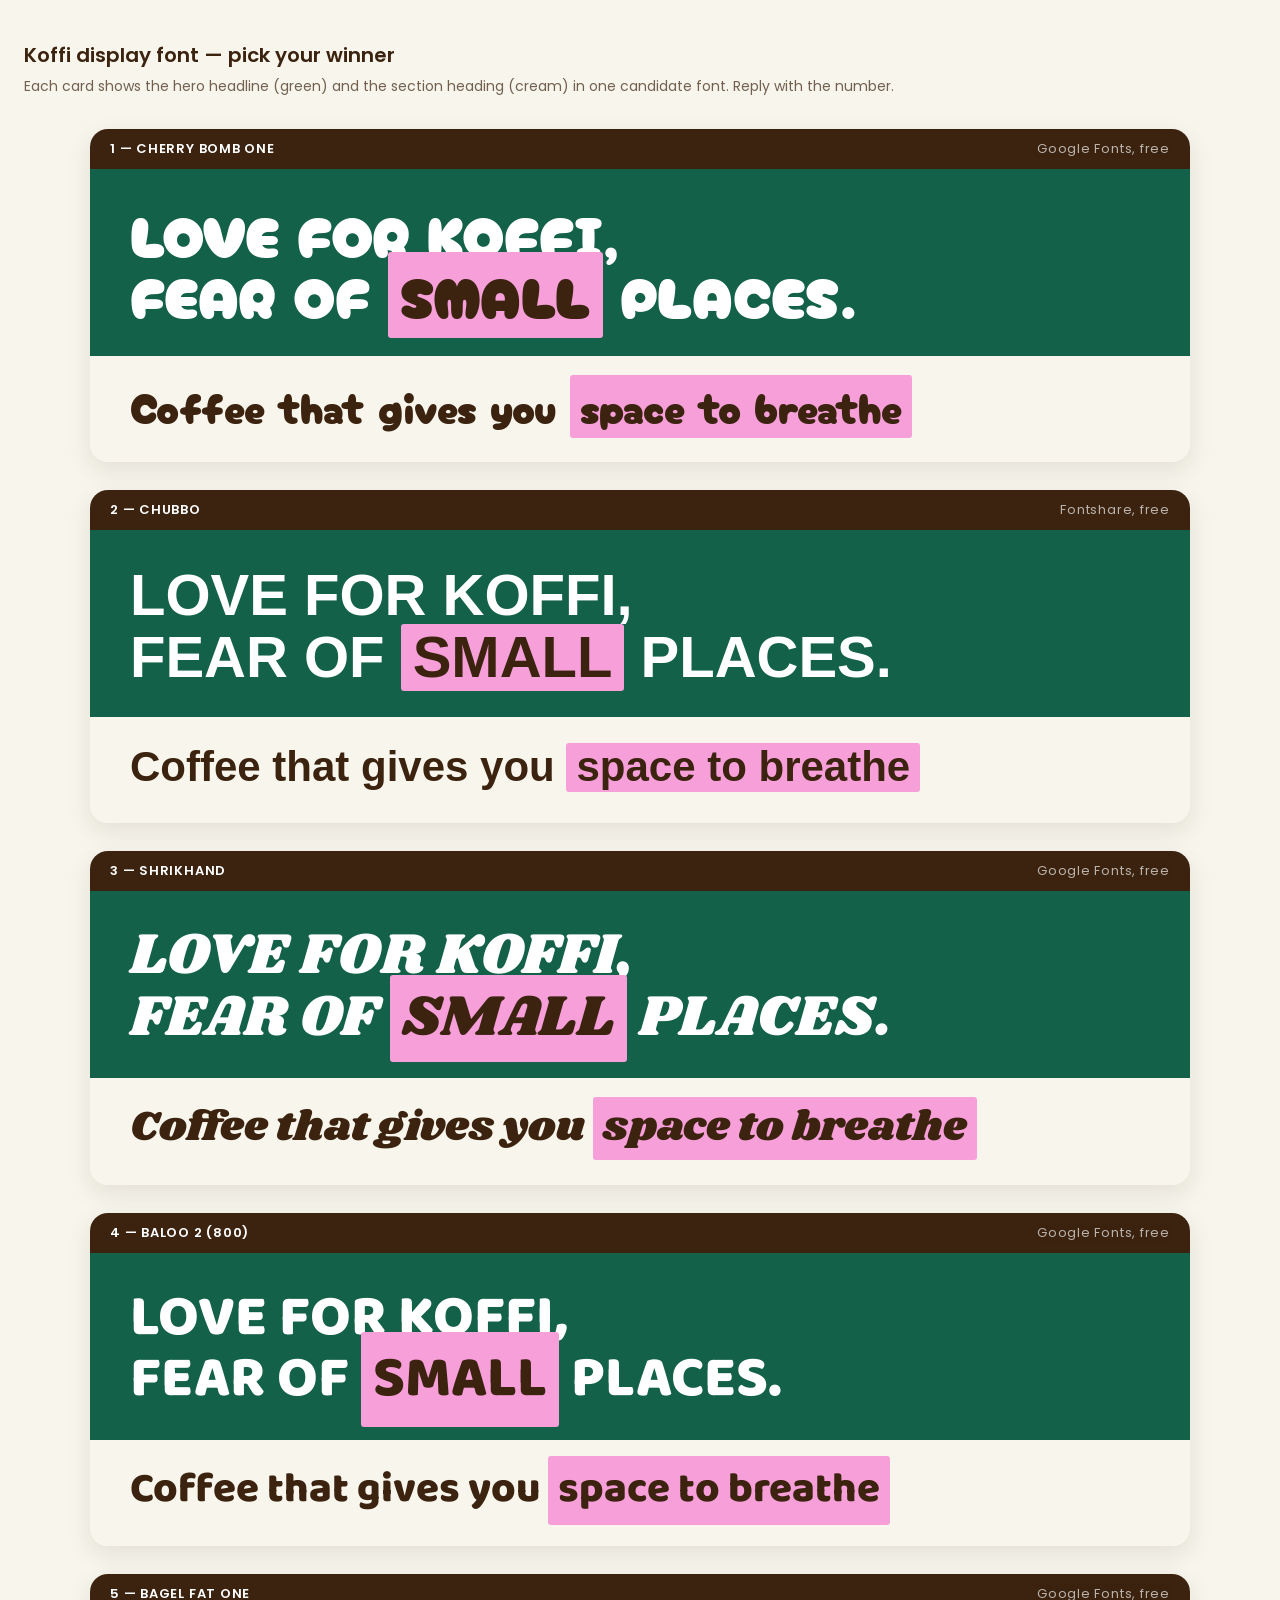
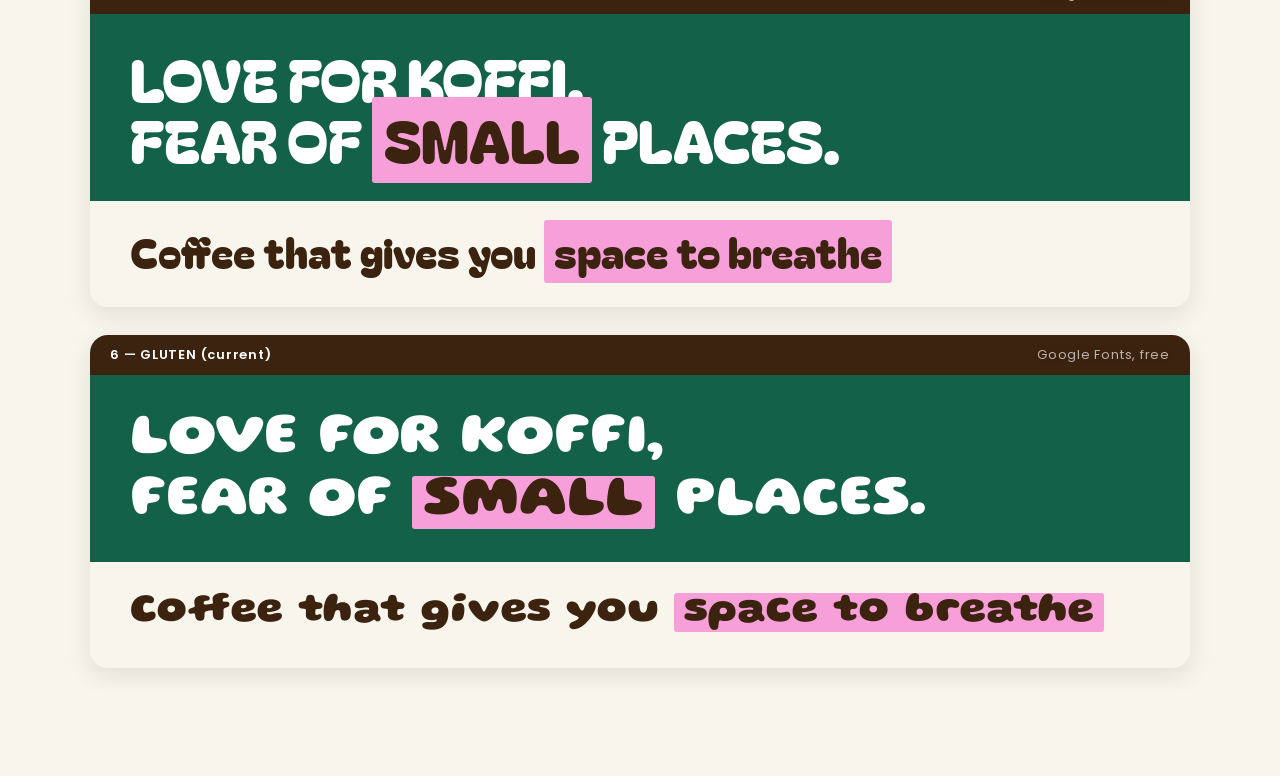
<file: Day 01 - Koffi Website/font-compare.html>
<!DOCTYPE html>
<html lang="en">
<head>
<meta charset="UTF-8" />
<meta name="viewport" content="width=device-width, initial-scale=1.0" />
<title>Koffi — display font candidates</title>
<link rel="preconnect" href="https://fonts.googleapis.com" />
<link rel="preconnect" href="https://fonts.gstatic.com" crossorigin />
<link href="https://fonts.googleapis.com/css2?family=Cherry+Bomb+One&family=Shrikhand&family=Baloo+2:wght@800&family=Bagel+Fat+One&family=Gluten:wght@800&family=Poppins:wght@400;600&display=swap" rel="stylesheet" />
<link href="https://api.fontshare.com/v2/css?f[]=chubbo@500,700&display=swap" rel="stylesheet" />
<style>
  :root { --green:#14614a; --pink:#f79fd8; --cream:#f7f5ec; --choc:#3b2310; }
  * { margin:0; padding:0; box-sizing:border-box; }
  body { background:var(--cream); font-family:Poppins,sans-serif; color:var(--choc); padding:40px 24px 80px; }
  h1 { font-size:20px; font-weight:600; margin-bottom:6px; }
  p.note { font-size:14px; opacity:.7; margin-bottom:32px; }
  .card { max-width:1100px; margin:0 auto 28px; border-radius:18px; overflow:hidden;
          box-shadow:0 8px 24px rgba(59,35,16,.10); }
  .tag { background:var(--choc); color:#fff; font-size:13px; font-weight:600;
         letter-spacing:.06em; padding:10px 20px; display:flex; justify-content:space-between; }
  .tag span { opacity:.65; font-weight:400; }
  .upper { background:var(--green); color:#fff; padding:34px 40px 30px;
           font-size:clamp(30px,4.6vw,58px); line-height:1.06; text-transform:uppercase; }
  .upper .hl { background:var(--pink); color:var(--choc); padding:0 12px 2px; border-radius:3px; }
  .lower { background:var(--cream); color:var(--choc); padding:26px 40px 32px;
           font-size:clamp(24px,3.4vw,42px); line-height:1.15; }
  .lower .hl { background:var(--pink); padding:0 10px 2px; border-radius:3px; }

  .f-cherry { font-family:"Cherry Bomb One", cursive; }
  .f-chubbo { font-family:"Chubbo", sans-serif; font-weight:700; }
  .f-shrik  { font-family:"Shrikhand", cursive; }
  .f-baloo  { font-family:"Baloo 2", cursive; font-weight:800; }
  .f-bagel  { font-family:"Bagel Fat One", cursive; }
  .f-gluten { font-family:"Gluten", cursive; font-weight:800; }
</style>
</head>
<body>
  <h1>Koffi display font — pick your winner</h1>
  <p class="note">Each card shows the hero headline (green) and the section heading (cream) in one candidate font. Reply with the number.</p>

  <div class="card">
    <div class="tag">1 — CHERRY BOMB ONE <span>Google Fonts, free</span></div>
    <div class="upper f-cherry">Love for Koffi,<br/>fear of <span class="hl">small</span> places.</div>
    <div class="lower f-cherry">Coffee that gives you <span class="hl">space to breathe</span></div>
  </div>

  <div class="card">
    <div class="tag">2 — CHUBBO <span>Fontshare, free</span></div>
    <div class="upper f-chubbo">Love for Koffi,<br/>fear of <span class="hl">small</span> places.</div>
    <div class="lower f-chubbo">Coffee that gives you <span class="hl">space to breathe</span></div>
  </div>

  <div class="card">
    <div class="tag">3 — SHRIKHAND <span>Google Fonts, free</span></div>
    <div class="upper f-shrik">Love for Koffi,<br/>fear of <span class="hl">small</span> places.</div>
    <div class="lower f-shrik">Coffee that gives you <span class="hl">space to breathe</span></div>
  </div>

  <div class="card">
    <div class="tag">4 — BALOO 2 (800) <span>Google Fonts, free</span></div>
    <div class="upper f-baloo">Love for Koffi,<br/>fear of <span class="hl">small</span> places.</div>
    <div class="lower f-baloo">Coffee that gives you <span class="hl">space to breathe</span></div>
  </div>

  <div class="card">
    <div class="tag">5 — BAGEL FAT ONE <span>Google Fonts, free</span></div>
    <div class="upper f-bagel">Love for Koffi,<br/>fear of <span class="hl">small</span> places.</div>
    <div class="lower f-bagel">Coffee that gives you <span class="hl">space to breathe</span></div>
  </div>

  <div class="card">
    <div class="tag">6 — GLUTEN (current) <span>Google Fonts, free</span></div>
    <div class="upper f-gluten">Love for Koffi,<br/>fear of <span class="hl">small</span> places.</div>
    <div class="lower f-gluten">Coffee that gives you <span class="hl">space to breathe</span></div>
  </div>
</body>
</html>
</file>
<file: Day 02/styles.css>
@font-face {
  font-family: "VC Nudge Trial";
  src: url("assets/VCNudgeExtraBoldTrial.otf") format("opentype");
  font-weight: 800;
  font-style: normal;
  font-display: swap;
}

@font-face {
  font-family: "Inter Tight";
  src: url("assets/InterTight-VariableFont_wght.ttf") format("truetype");
  font-weight: 100 900;
  font-style: normal;
  font-display: swap;
}

:root {
  color-scheme: dark;
  --hero-scale: 1;
  --hero-height: 1042px;
  --ease-out-expo: cubic-bezier(0.16, 1, 0.3, 1);
  --ease-out: cubic-bezier(0.23, 1, 0.32, 1);
  --ease-in-out: cubic-bezier(0.77, 0, 0.175, 1);
}

@keyframes hero-rise {
  from {
    opacity: 0;
    transform: translateY(14px);
  }
  to {
    opacity: 1;
    transform: translateY(0);
  }
}

.hero-reveal {
  animation: hero-rise 620ms var(--ease-out-expo) both;
}

* {
  box-sizing: border-box;
}

html,
body {
  margin: 0;
  min-height: 100%;
  overflow-x: hidden;
  background: #000;
}

body {
  font-family: "Inter Tight", Arial, sans-serif;
  overflow-y: auto;
}

.hero-shell {
  position: relative;
  width: 100vw;
  height: var(--hero-height);
  min-height: max(100svh, var(--hero-height));
  overflow: hidden;
  background: #000;
}

.hero-stage {
  position: absolute;
  top: 0;
  left: 50%;
  width: 1440px;
  height: 1042px;
  margin-left: -720px;
  overflow: hidden;
  background: #000;
  transform: scale(var(--hero-scale));
  transform-origin: top center;
  isolation: isolate;
}

.hero-stage img {
  display: block;
  max-width: none;
  user-select: none;
  -webkit-user-drag: none;
}

.blue-glow {
  position: absolute;
  z-index: 1;
  left: 559px;
  top: 583px;
  width: 322px;
  height: 478px;
}

.blue-glow img {
  position: absolute;
  inset: -94.14% -139.75%;
  width: auto;
  height: auto;
}

.bg-rough {
  position: absolute;
  z-index: 2;
  left: 0;
  top: 0;
  width: 1441px;
  height: 1139px;
  overflow: hidden;
  pointer-events: none;
}

.bg-rough-base,
.bg-rough-texture {
  position: absolute;
  inset: 0;
}

.bg-rough-base {
  background: rgba(217, 217, 217, 0.02);
}

.bg-rough-texture {
  opacity: 0.08;
  mix-blend-mode: soft-light;
  background-image: url("assets/bg-rough.png");
  background-position: left top;
  background-size: 1638.4px 1638.4px;
}

.guide-dot,
.guide-line,
.bolt {
  position: absolute;
  z-index: 3;
  pointer-events: none;
}

.guide-dot {
  width: 12.009px;
  height: 11.863px;
}

.dot-tl {
  left: 52.84px;
  top: 52.2px;
}

.dot-tr {
  left: 1376.2px;
  top: 52.2px;
}

.dot-br {
  left: 1376.2px;
  top: 736.69px;
}

.dot-bl {
  left: 52.84px;
  top: 736.69px;
}

.guide-left,
.guide-right {
  top: 0;
  width: 1.2px;
  height: 800.749px;
}

.guide-left {
  left: 58.24px;
}

.guide-right {
  left: 1381.61px;
}

.guide-bottom {
  left: 0;
  top: 742.02px;
  width: 1441.051px;
  height: 1.2px;
}

.guide-top {
  left: 0;
  top: 57.53px;
  width: 1441.051px;
  height: 1.2px;
}

.bolt {
  left: 709px;
  top: 117px;
  width: 23px;
  height: 36px;
}

.hero-images {
  position: absolute;
  z-index: 4;
  inset: 0;
  pointer-events: none;
}

.hero-card-set {
  position: absolute;
  inset: 0;
  transform: translate3d(0, 0, 0);
  transition: opacity 420ms var(--ease-out);
}

.hero-card {
  position: absolute;
  overflow: visible;
  transform-origin: center;
  transition:
    transform 260ms var(--ease-out-expo),
    filter 260ms var(--ease-out),
    opacity 220ms var(--ease-out);
}

.hero-card img {
  width: 100%;
  height: 100%;
}

/* Gate hover lift behind real-hover devices so touch taps don't fake it.
   Excludes cylinder-card panels — their transform is a rotateY/translateZ
   placement within the 3D ring, and this hover transform would replace
   it outright, popping the card out of formation. */
@media (hover: hover) and (pointer: fine) {
  .hero-card:not(.cylinder-card):hover {
    transform: translateY(-10px) scale(1.03);
    filter: brightness(1.08);
    z-index: 6;
  }
}

/* Cylinder carousel — mechanics mirror the Vengeance UI Cylinder
   Carousel reference: real perspective + a tan()-based radius so
   panels tile edge-to-edge, and backface-visibility instead of faked
   per-panel opacity/blur/brightness. --r is computed in JS. */
.hero-images.is-cylinder-carousel {
  pointer-events: auto;
  perspective: 1400px;
  perspective-origin: 50% 74%;
  cursor: grab;
  touch-action: pan-y;
  /* No CSS mask here on purpose. A linear screen-space mask draws a
     fixed rectangular window over a scene that's rotating in 3D — the
     panels move smoothly through it, but the window's own edges don't
     move with them, so it reads as a static wall/seam rather than an
     infinite wrap (this was the actual cause of "looks like there's
     an end"). The per-panel angle-based opacity fade in JS
     (updateCarousel's `fade`) already handles edge fading correctly
     because it's tied to each panel's own rotation angle, not to a
     fixed screen position — that's the only fade mechanism needed.
     Keep it that way; don't re-add a mask-image here. */
}

.hero-images.is-cylinder-carousel.is-dragging {
  cursor: grabbing;
}

.hero-images.is-cylinder-carousel .hero-card-set {
  --n: 14;
  --ba: calc(1turn / var(--n));
  --w: 214px;
  position: absolute;
  inset: auto;
  left: 50%;
  top: 775px;
  width: var(--w);
  height: calc(var(--w) * 10 / 7);
  transform-style: preserve-3d;
  transform-origin: center center;
  will-change: transform;
}

.hero-images.is-cylinder-carousel .hero-card {
  position: absolute;
  left: calc(var(--w) / -2);
  top: calc(var(--w) * -5 / 7);
  width: var(--w);
  height: calc(var(--w) * 10 / 7);
  overflow: hidden;
  border: 1px solid rgba(255, 255, 255, 0.24);
  border-radius: 13px;
  background: #ece9e2;
  box-shadow: 0 18px 34px rgba(0, 0, 0, 0.22);
  transform:
    rotateY(calc(var(--i) * var(--ba)))
    translateZ(calc(-1 * var(--r)));
  transform-origin: center center;
  backface-visibility: hidden;
  will-change: transform, opacity;
  /* Opacity/z-index are driven every animation frame in JS (angle-based
     edge fade, or forced full-opacity/top when this is the actively
     hovered card) — a transition on those would constantly retarget
     and lag behind instead of tracking cleanly. filter is the one
     property here that's a discrete on/off toggle (hovered vs. not),
     so it's the one property worth transitioning. */
  transition: filter 320ms var(--ease-out);
}

/* Hover-to-flip: hovering a card reveals a second image on its back
   face and blurs every other card so attention narrows to the one
   you're looking at. Only wired up for the rotating cylinder (real
   hover devices only — see the JS matchMedia guard); the reduced-
   motion static fan doesn't get this treatment. */
.hero-card-set.is-card-hovered .cylinder-card:not(.is-active-hover) {
  filter: blur(7px) brightness(0.55) saturate(0.75);
}

.cylinder-card {
  transform-style: preserve-3d;
}

.cylinder-card .card-flip {
  position: relative;
  width: 100%;
  height: 100%;
  transform-style: preserve-3d;
  transition: transform 550ms var(--ease-out-expo);
}

.cylinder-card.is-active-hover .card-flip {
  transform: rotateY(180deg);
}

.cylinder-card .card-face {
  position: absolute;
  inset: 0;
  overflow: hidden;
  backface-visibility: hidden;
}

.cylinder-card .card-face-back {
  transform: rotateY(180deg);
}

.hero-images.is-cylinder-carousel .hero-card img {
  width: 100%;
  height: 100%;
  object-fit: cover;
}

.card-1 {
  left: 1261px;
  top: 519.91px;
  width: 193px;
  height: 498.172px;
}

.card-2 {
  left: 1018px;
  top: 581.84px;
  width: 227px;
  height: 368.147px;
}

.card-3 {
  left: 817px;
  top: 625.3px;
  width: 185px;
  height: 273.624px;
}

.card-4 {
  left: 631px;
  top: 644px;
  width: 174px;
  height: 239px;
  border: 1px solid #fff;
  border-radius: 12px;
  overflow: hidden;
}

.card-4 img {
  object-fit: cover;
}

.card-5 {
  left: 431px;
  top: 628.95px;
  width: 186px;
  height: 268.988px;
}

.card-6 {
  left: 191px;
  top: 582.83px;
  width: 226px;
  height: 362.336px;
}

.card-7 {
  left: -15px;
  top: 521.25px;
  width: 186px;
  height: 485.601px;
}

.hero-container {
  position: absolute;
  z-index: 5;
  left: 198px;
  top: 183px;
  width: 1044px;
  height: 381px;
  display: flex;
  flex-direction: column;
  align-items: center;
  gap: 40px;
}

.heading-block {
  position: relative;
  width: 1044px;
  height: 276px;
}

.headline-art {
  position: absolute;
  left: 0;
  top: 0;
  width: 1044px;
  height: 180px;
}

.headline-art-mobile {
  display: none;
}

.headline-top {
  position: absolute;
  left: 0;
  top: 18.65px;
  width: 1044px;
  height: 72px;
}

.headline-a,
.headline-creative,
.headline-video,
.headline-bottom {
  position: absolute;
  display: flex;
  flex-direction: column;
  justify-content: center;
  height: 72px;
  margin: 0;
  font-family: "VC Nudge Trial", Impact, sans-serif;
  font-size: 72px;
  font-weight: 800;
  line-height: 72px;
  letter-spacing: 1.8px;
  text-align: center;
  text-transform: uppercase;
  white-space: nowrap;
}

.headline-a {
  left: 0;
  top: 0;
  width: 41px;
  color: rgba(251, 251, 251, 0.7);
}

.creative-frame {
  position: absolute;
  left: 50.44px;
  top: -18.65px;
  width: 301px;
  height: 98px;
  z-index: 1;
}

.headline-creative {
  left: 71px;
  top: 0;
  width: 262px;
  z-index: 2;
  color: #fff;
}

.headline-video {
  left: 363px;
  top: 0;
  width: 681px;
  color: rgba(251, 251, 251, 0.7);
}

.headline-bottom {
  left: 179.44px;
  top: 108px;
  width: 725px;
  color: rgba(251, 251, 251, 0.7);
}

.heading-block p {
  position: absolute;
  left: 188px;
  top: 212px;
  width: 668px;
  margin: 0;
  color: #bbb;
  font-family: "Inter Tight", Arial, sans-serif;
  font-size: 18px;
  font-weight: 400;
  line-height: 32px;
  letter-spacing: 0.56px;
  text-align: center;
}

.hero-cta {
  position: relative;
  width: 211px;
  height: 65px;
  display: flex;
  align-items: center;
  justify-content: center;
  padding: 24px;
  overflow: hidden;
  appearance: none;
  border: 1px solid #3e3b3b;
  border-radius: 1000px;
  background: #222;
  color: #fff;
  font-family: "Inter Tight", Arial, sans-serif;
  font-size: 24px;
  font-weight: 400;
  line-height: 1.65;
  text-align: center;
  text-decoration: none;
  white-space: nowrap;
  cursor: pointer;
  box-shadow:
    0 -1px 3px 0 #335cff,
    0 -4px 11px 0 #335cff,
    0 1px 0 0 #4e98ff,
    0 5px 4px 0 rgba(0, 0, 0, 0.8),
    inset 0 1px 4px 0 #272727;
}

.hero-cta:disabled {
  opacity: 0.6;
  cursor: not-allowed;
  pointer-events: none;
}

.hero-cta:focus-visible {
  outline: 2px solid #fff;
  outline-offset: 5px;
}

.hero-cta {
  transition:
    transform 160ms cubic-bezier(0.25, 0.1, 0.25, 1),
    box-shadow 160ms cubic-bezier(0.25, 0.1, 0.25, 1),
    border-color 160ms cubic-bezier(0.25, 0.1, 0.25, 1);
}

.hero-cta:hover {
  border-color: rgba(78, 152, 255, 0.82);
  box-shadow:
    0 -1px 3px 0 #335cff,
    0 -5px 15px 0 #335cff,
    0 1px 0 0 #6ca9ff,
    0 7px 8px 0 rgba(0, 0, 0, 0.75),
    inset 0 1px 4px 0 #272727;
}

.hero-cta:active {
  transform: scale(0.97);
}

/* ============================================================
   Mobile — Figma node 71:79 ("Mobile"), a dedicated 390x873 frame,
   not just a shrunk desktop layout. Reuses the same fixed-canvas
   scale-to-fit technique as desktop (see .hero-stage + fitHero()),
   just with the mobile frame's own reference dimensions, so every
   child below uses Figma's exact mobile pixel values directly.
   ============================================================ */
@media (max-width: 900px) {
  html,
  body {
    overflow: hidden;
  }

  .hero-shell {
    height: 100svh;
    min-height: max(100svh, var(--hero-height));
  }

  .hero-stage {
    width: 390px;
    height: 873px;
    margin-left: -195px;
  }

  .bg-rough {
    left: -2px;
    top: -1px;
    width: 390px;
    height: 873px;
  }

  .bg-rough-texture {
    background-size: 1120px 1120px;
  }

  .blue-glow {
    left: 195px;
    top: 411px;
    width: 240px;
    height: 368px;
    transform: translateX(-50%);
  }

  .blue-glow img {
    inset: -122.28% -187.5%;
  }

  .bolt {
    left: calc(50% - 11.5px);
    top: 83px;
    width: 23px;
    height: 36px;
  }

  /* Guide dots/lines are decorative and mostly sit behind the card
     row; positions are proportional to the desktop guide frame since
     Figma exported this set as a single merged asset rather than the
     individual pieces desktop uses. */
  .dot-tl {
    left: 14px;
    top: 44px;
  }

  .dot-tr {
    left: 372px;
    top: 44px;
  }

  .dot-bl {
    left: 14px;
    top: 800px;
  }

  .dot-br {
    left: 372px;
    top: 800px;
  }

  .guide-top {
    left: 0;
    top: 49px;
    width: 390px;
  }

  .guide-bottom {
    left: 0;
    top: 800px;
    width: 390px;
  }

  .guide-left,
  .guide-right {
    top: 49px;
    height: 751px;
  }

  .guide-left {
    left: 19px;
  }

  .guide-right {
    left: 371px;
  }

  /* hero-container/heading-block switch to static so their children's
     position:absolute resolves against .hero-stage directly (0,0 =
     top-left of the 390x873 mobile canvas), matching how the desktop
     coordinates were derived from get_design_context. */
  .hero-container,
  .heading-block {
    position: static;
    display: block;
    width: auto;
    height: auto;
  }

  .headline-art {
    display: none;
  }

  .headline-art-mobile {
    display: block;
    position: absolute;
    z-index: 5;
    left: 0;
    top: 150px;
    width: 390px;
  }

  .mh-row1,
  .mh-row2,
  .mh-row3 {
    margin: 0;
    font-family: "VC Nudge Trial", Impact, sans-serif;
    font-weight: 800;
    letter-spacing: 1.71px;
    text-align: center;
    text-transform: uppercase;
    color: rgba(251, 251, 251, 0.7);
  }

  .mh-row1 {
    display: flex;
    align-items: center;
    justify-content: center;
    gap: 9px;
    font-size: 30px;
  }

  .mh-a {
    color: rgba(251, 251, 251, 0.7);
  }

  .mh-creative {
    color: #fff;
    border: 2px solid #fff;
    padding: 2px 10px;
    line-height: 1.3;
  }

  .mh-video {
    font-size: 32px;
  }

  .mh-row2 {
    margin-top: 6px;
    font-size: 32px;
  }

  .mh-row3 {
    margin: 0 auto;
    margin-top: 20px;
    width: 326px;
    font-size: 30px;
  }

  .heading-block p {
    /* margin-based centering (not transform) so it doesn't collide with
       the .hero-reveal entrance animation's own translateY transform */
    position: absolute;
    z-index: 5;
    left: 50%;
    top: 303px;
    width: 318px;
    margin-left: -159px;
    font-size: 16px;
    line-height: 22px;
    letter-spacing: 0.56px;
  }

  .hero-cta {
    /* same reasoning: fixed width + margin-left instead of translateX */
    position: absolute;
    z-index: 5;
    left: 50%;
    top: 431px;
    width: 166px;
    height: 51px;
    margin-left: -83px;
    padding: 18px;
    font-size: 18px;
  }

  .hero-cta:active {
    transform: scale(0.97);
  }

  /* Cards keep the exact same width/height/border as their desktop
     rules (same source images, same aspect) — only left/top change,
     per Figma's mobile "hero images" group (node 71:108). Cards 1, 2,
     6 and 7 land outside the 390px canvas and get clipped by
     .hero-stage's overflow:hidden, matching the Figma frame exactly. */
  .card-1 {
    left: 737px;
    top: 424.91px;
  }

  .card-2 {
    left: 494px;
    top: 486.84px;
  }

  .card-3 {
    left: 293px;
    top: 530.3px;
  }

  .card-4 {
    left: 107px;
    top: 549px;
  }

  .card-5 {
    left: -93px;
    top: 533.95px;
  }

  .card-6 {
    left: -333px;
    top: 487.83px;
  }

  .card-7 {
    left: -539px;
    top: 426.25px;
  }

  /* Carousel ring, scaled down for the narrower 390px stage */
  .hero-images.is-cylinder-carousel {
    perspective: 900px;
  }

  .hero-images.is-cylinder-carousel .hero-card-set {
    --w: 140px;
    top: 650px;
  }
}

@media (prefers-reduced-motion: reduce) {
  *,
  *::before,
  *::after {
    transition-duration: 0.01ms !important;
    animation-duration: 0.01ms !important;
  }
}
</file>
<file: Day 03/styles.css>
:root {
  --bg: #f2f1e6;
  --ink: #1c2a0d;
  --sub: #767a6e;
  --pink: #f5399c;
  --pink-light: #ffa8d6;
  --pink-border: #ef2e93;
  --pink-ink: #1a1420;
  --highlight: #d3fba2;
  --green-1: #3fd68f;
  --green-2: #12b978;
  --red-1: #f77088;
  --red-2: #e33a58;
  --orange-1: #ffcf5c;
  --orange-2: #ff9d3d;
  --blue-1: #6a97f5;
  --blue-2: #375ce0;
  --dark-1: #3a3a44;
  --dark-2: #222229;
  --ease-out: cubic-bezier(0.23, 1, 0.32, 1);
  --ease-spring: cubic-bezier(0.34, 1.56, 0.64, 1);
}

* { box-sizing: border-box; }

html, body {
  margin: 0;
  padding: 0;
}

body {
  background: var(--bg);
  background-image: radial-gradient(rgba(28, 42, 13, 0.16) 1px, transparent 1px);
  background-size: 18px 18px;
  font-family: "Inter", -apple-system, BlinkMacSystemFont, sans-serif;
  color: var(--ink);
}

.page {
  max-width: 1480px;
  margin: 0 auto;
  padding: 0 clamp(20px, 4vw, 64px);
}

/* header */
.site-header {
  display: flex;
  align-items: center;
  justify-content: space-between;
  padding: 40px 0 8px;
}

/* Real exported Figma assets: logo.svg is the bolt+wordmark lockup,
   button.svg is the finished "Book Your Free Intro Call" pill (text,
   gradient and inner shadow all baked in), so these are just sized —
   no CSS-recreated fill/gradient needed. */
.logo {
  position: relative;
  display: flex;
  align-items: center;
  text-decoration: none;
}

.logo img {
  display: block;
  height: clamp(28px, 3.7vw, 55px);
  width: auto;
  transition: transform 420ms var(--ease-spring), filter 300ms var(--ease-out);
}

/* A diagonal light sweep, masked to the logo's own silhouette so the
   shine only glints across the bolt + wordmark rather than a plain
   rectangle. Sits inert until hover animates it across. */
.logo::after {
  content: "";
  position: absolute;
  inset: 0;
  background: linear-gradient(
    115deg,
    transparent 30%,
    rgba(255, 255, 255, 0.9) 48%,
    rgba(255, 255, 255, 0.9) 52%,
    transparent 70%
  );
  background-size: 250% 100%;
  background-position: 150% 0;
  -webkit-mask-image: url("assets/logo.svg");
  mask-image: url("assets/logo.svg");
  -webkit-mask-size: contain;
  mask-size: contain;
  -webkit-mask-repeat: no-repeat;
  mask-repeat: no-repeat;
  -webkit-mask-position: center;
  mask-position: center;
  pointer-events: none;
  opacity: 0;
  transition: opacity 200ms var(--ease-out), background-position 750ms var(--ease-out);
}

.cta-btn {
  display: inline-flex;
  border: none;
  background: none;
  padding: 0;
  cursor: pointer;
}

.cta-btn--desktop img {
  display: block;
  height: clamp(38px, 4.7vw, 70px);
  width: auto;
  filter: drop-shadow(0 10px 18px rgba(240, 60, 150, 0.35));
  transition: transform 520ms var(--ease-spring), filter 250ms var(--ease-out);
}

@media (hover: hover) and (pointer: fine) {
  .logo:hover img {
    transform: scale(1.08);
    filter: brightness(1.06);
  }
  .logo:hover::after {
    opacity: 1;
    background-position: -50% 0;
  }

  .cta-btn--desktop:hover img {
    transform: translateY(-5px) scale(1.07);
    filter: drop-shadow(0 16px 22px rgba(240, 60, 150, 0.45));
  }
}

.cta-btn--desktop:active img {
  transform: scale(0.96);
  transition-duration: 120ms;
}

/* Base hidden state — the real sizing/gradient/shadow values (pulled
   from the Figma "Mobile" frame's own MENU pill component) live in the
   mobile media query below, where the button actually becomes visible. */
.cta-btn--mobile {
  display: none;
  border: none;
  border-radius: 999px;
}

/* hero */
.hero {
  text-align: center;
  padding: 56px 0 40px;
}

.hero-title {
  font-family: "Poppins", sans-serif;
  font-weight: 800;
  font-size: clamp(28px, 3.6vw, 54px);
  line-height: 1.12;
  color: var(--ink);
  margin: 0 auto;
  max-width: 860px;
  animation: rise-in 680ms var(--ease-out) both;
}

@keyframes rise-in {
  from { opacity: 0; transform: translateY(20px); }
  to   { opacity: 1; transform: translateY(0); }
}

.highlight {
  /* Figma's own highlight rectangle behind "collaborator." measures
     47px tall against a 40px headline (mobile frame, node 111-100) —
     a 1.175x ratio. Sizing the background in em units reproduces that
     exact ratio at any font-size, instead of guessing against the
     font's line-box metrics. */
  background-image: linear-gradient(var(--highlight), var(--highlight));
  background-repeat: no-repeat;
  background-size: 100% 1.15em;
  background-position: 0 58%;
  padding: 0 3px;
  border-radius: 4px;
  box-decoration-break: clone;
  -webkit-box-decoration-break: clone;
}

.hero-subtitle {
  font-family: "Inter", sans-serif;
  font-weight: 400;
  font-size: clamp(15px, 1.1vw, 19px);
  line-height: 1.6;
  color: var(--sub);
  max-width: 560px;
  margin: 22px auto 0;
  animation: rise-in 620ms var(--ease-out) 150ms both;
}

/* card stage — proportions measured directly off the cards' own bounding
   cluster in the Figma hero frame (not the whole page), then scaled up to
   fill the viewport the way the original full-width frame does. Percentages
   are relative to the cluster's own box, so the fan stays exactly on-model
   at any size — it just grows with the screen. */
.card-stage {
  position: relative;
  width: min(82vw, 1120px);
  aspect-ratio: 406.5 / 163.5;
  margin: 48px auto 0;
}

.card {
  position: absolute;
  display: block;
  filter: drop-shadow(0 16px 22px rgba(20, 20, 20, 0.28));
  /* Entrance: each card fades/settles into place on load, unhurried, one
     after another after the headline and subhead have already landed —
     never from scale(0), real objects don't appear from nothing. */
  animation: card-in 760ms var(--ease-out) both;
}

.card--green  { left: 0%;     top: 9.17%;  width: 24.65%; height: 78.78%; z-index: 1; animation-delay: 340ms; }
.card--red    { left: 18.70%; top: 24.46%; width: 20.52%; height: 71.93%; z-index: 2; animation-delay: 490ms; }
.card--orange { left: 37.64%; top: 11.62%; width: 24.04%; height: 77.92%; z-index: 3; animation-delay: 640ms; }
.card--blue   { left: 56.33%; top: 20.18%; width: 25.34%; height: 79.82%; z-index: 4; animation-delay: 790ms; }
.card--dark   { left: 77.24%; top: 17.74%; width: 22.76%; height: 75.78%; z-index: 5; animation-delay: 940ms; }

@keyframes card-in {
  from { opacity: 0; transform: translateY(34px) scale(0.95); }
  to   { opacity: 1; transform: translateY(0) scale(1); }
}

.mascot {
  position: absolute;
  left: 84.13%;
  top: 0%;
  width: 12.97%;
  height: 32.23%;
  z-index: 6;
  animation: card-in 760ms var(--ease-out) 1080ms both;
}

/* Hover: the card lifts, grows a touch, and straightens — each card's
   tilt is baked into its own SVG artwork (green +8.64deg, orange
   +7.28deg, blue -10.12deg, dark +4.51deg, red already flat), so
   rotating by the exact inverse angle cancels it out and the card reads
   as picked-up-and-squared-off rather than tilted further. Transition-
   based (not keyframes) so it stays interruptible and won't fight the
   entrance animation these cards already carry. Its shadow deepens so
   it visibly casts onto the cards stacked behind it, and its neighbours
   nudge aside too, like cards being fanned apart by hand. Gated to real
   pointer devices so tapping on touchscreens doesn't leave a card
   "stuck" hovered. */
@media (hover: hover) and (pointer: fine) {
  .card {
    transition: transform 560ms var(--ease-spring), filter 320ms var(--ease-out);
  }
  .card:hover {
    z-index: 20;
    filter:
      drop-shadow(0 32px 28px rgba(20, 20, 20, 0.4))
      drop-shadow(0 10px 12px rgba(20, 20, 20, 0.22));
  }
  .card--green:hover  { transform: translateY(-18px) rotate(-8.63544deg) scale(1.005); }
  .card--red:hover    { transform: translateY(-18px) rotate(0deg)        scale(1.005); }
  .card--orange:hover { transform: translateY(-18px) rotate(-7.27816deg) scale(1.005); }
  .card--blue:hover   { transform: translateY(-18px) rotate(10.119deg)   scale(1.005); }
  .card--dark:hover   { transform: translateY(-18px) rotate(-4.51474deg) scale(1.005); }

  /* neighbours make room, like a hand-held fan being spread */
  .card-stage:has(.card--green:hover)  .card--red    { transform: translateX(16px)  rotate(3deg); }
  .card-stage:has(.card--red:hover)    .card--green  { transform: translateX(-16px) rotate(-3deg); }
  .card-stage:has(.card--red:hover)    .card--orange { transform: translateX(16px)  rotate(3deg); }
  .card-stage:has(.card--orange:hover) .card--red    { transform: translateX(-16px) rotate(-3deg); }
  .card-stage:has(.card--orange:hover) .card--blue   { transform: translateX(16px)  rotate(3deg); }
  .card-stage:has(.card--blue:hover)   .card--orange { transform: translateX(-16px) rotate(-3deg); }
  .card-stage:has(.card--blue:hover)   .card--dark   { transform: translateX(16px)  rotate(3deg); }
  .card-stage:has(.card--dark:hover)   .card--blue   { transform: translateX(-16px) rotate(-3deg); }
}

/* footer logo strip */
.logo-strip {
  list-style: none;
  display: flex;
  align-items: center;
  justify-content: center;
  gap: 44px;
  margin: 64px 0 40px;
  padding: 0;
  color: #9a9d92;
}

.brand {
  display: flex;
  align-items: center;
  gap: 8px;
  font-family: "Poppins", sans-serif;
  font-weight: 600;
  font-size: 17px;
  transition: color 200ms var(--ease-out), transform 300ms var(--ease-spring);
}

.li-badge {
  width: 18px;
  height: 18px;
  border-radius: 4px;
  background: #9a9d92;
  color: var(--bg);
  font-size: 11px;
  font-weight: 800;
  display: flex;
  align-items: center;
  justify-content: center;
  font-family: "Inter", sans-serif;
  transition: background 200ms var(--ease-out);
}

@media (hover: hover) and (pointer: fine) {
  .brand {
    cursor: pointer;
  }
  .brand:hover {
    color: var(--pink);
    transform: scale(1.004);
  }
  .brand--linkedin:hover .li-badge {
    background: var(--pink);
  }
}

.brand--linkedin b { font-weight: 600; }

/* Mobile — figures pulled directly from Figma's "Mobile" frame
   (node 111:100), a 390px-wide reference frame. Every clamp() below is
   anchored to that 390px width, so elements sit at their true Figma
   size on a 390px phone and scale down proportionally on narrower
   screens instead of using guessed breakpoint values. */
@media (max-width: 720px) {
  .page { padding: 0 20px; }

  .site-header { padding: 24px 0 4px; }
  .logo img { height: clamp(40px, 14.1vw, 55px); }

  .cta-btn--desktop { display: none; }
  .cta-btn--mobile {
    display: inline-flex;
    align-items: center;
    justify-content: center;
    padding: 4px;
    background: #fdb9ea;
    box-shadow:
      inset 0 -1px 2px rgba(255, 255, 255, 0.6),
      inset 0 2px 2px rgba(0, 0, 0, 0.1);
  }
  .cta-btn--mobile .menu-pill {
    display: inline-flex;
    align-items: center;
    justify-content: center;
    padding: clamp(8px, 2.8vw, 11px) clamp(14px, 5.1vw, 20px);
    border-radius: 999px;
    background: linear-gradient(-4deg, #ff59d1 7%, #fdb9ea 94%);
    box-shadow:
      inset 0 1px 2px rgba(255, 255, 255, 0.6),
      inset 0 -2px 2px rgba(0, 0, 0, 0.1);
    font-family: "Poppins", sans-serif;
    font-weight: 700;
    font-size: clamp(14px, 4.6vw, 18px);
    letter-spacing: -0.3px;
    color: #5e0044;
    line-height: 1;
  }

  .hero { padding: 32px 0 26px; }
  .hero-title {
    font-size: clamp(28px, 10.3vw, 40px);
    max-width: 100%;
  }
  .hero-subtitle {
    font-size: clamp(13px, 4.1vw, 16px);
    max-width: 100%;
    margin-top: 16px;
  }

  .br-desktop { display: none; }

  /* Card stage is sized to exactly wrap the dark "+4" card (88.7% of
     the 390px frame — nearly edge-to-edge), with the mascot positioned
     as a percentage of that same box so the two stay locked together
     at any screen width. */
  .card-stage {
    position: relative;
    width: clamp(260px, 88.7vw, 346px);
    aspect-ratio: 346 / 463.77;
    height: auto;
    margin: 56px auto 0;
  }
  .card--green, .card--red, .card--orange, .card--blue { opacity: 0; animation: none; }
  .card--dark {
    left: 0;
    top: 0;
    bottom: auto;
    width: 100%;
    height: 100%;
    margin-left: 0;
  }
  .mascot {
    left: 69.55%;
    top: -6.09%;
    bottom: auto;
    margin-left: 0;
    width: 29.85%;
    height: 22.27%;
  }

  .logo-strip {
    flex-wrap: wrap;
    gap: clamp(16px, 9vw, 35px);
    margin: 48px 0 30px;
  }

  .brand { font-size: 15px; }
}

/* Mobile card: the tilt is baked into the card-dark.svg artwork itself
   (its rect is drawn pre-rotated 4.51deg inside the canvas), so a
   matching -4.51deg counter-rotation on hover cancels it out exactly,
   reading as the card "straightening up." Combined with a full 360deg
   rotateY, it spins like a flipped card before settling flat. Scoped to
   mobile widths only so it doesn't override the fan's own hover wiggle
   at desktop sizes. */
@media (max-width: 720px) and (hover: hover) and (pointer: fine) {
  .card--dark {
    transform: perspective(900px) rotateY(0deg) rotate(0deg) scale(1);
    transition: transform 700ms var(--ease-spring), filter 320ms var(--ease-out);
  }
  .card--dark:hover {
    transform: perspective(900px) rotateY(360deg) rotate(-4.51474deg) scale(1.05);
    filter:
      drop-shadow(0 30px 26px rgba(20, 20, 20, 0.4))
      drop-shadow(0 10px 12px rgba(20, 20, 20, 0.22));
  }
}

/* Motion sensitivity: keep everything visible and in place, drop the
   travel. Hover still gives a shadow cue, just without the lift/wiggle/
   neighbour nudge. */
@media (prefers-reduced-motion: reduce) {
  .hero-title, .hero-subtitle, .card, .mascot { animation: none; }
}
@media (hover: hover) and (pointer: fine) and (prefers-reduced-motion: reduce) {
  .card:hover,
  .card--green:hover, .card--red:hover, .card--orange:hover, .card--blue:hover, .card--dark:hover,
  .card-stage:has(.card--green:hover)  .card--red,
  .card-stage:has(.card--red:hover)    .card--green,
  .card-stage:has(.card--red:hover)    .card--orange,
  .card-stage:has(.card--orange:hover) .card--red,
  .card-stage:has(.card--orange:hover) .card--blue,
  .card-stage:has(.card--blue:hover)   .card--orange,
  .card-stage:has(.card--blue:hover)   .card--dark,
  .card-stage:has(.card--dark:hover)   .card--blue,
  .logo:hover img,
  .cta-btn--desktop:hover img,
  .cta-btn--desktop:active img {
    transform: none;
  }
  .logo:hover::after { opacity: 0; }
}
</file>
<file: Day 04/styles.css>
/* ============================================================
   Apex — Footer (Day 04)
   Recreated from Figma node 169:841 ("Footer - DESKTOP")
   file: 7otlOq2sOsYhW53tjBb2kr, node-id 169-841

   Reference width: 1412px (the "Desktop" frame minus its own 14px
   outer margin). The confetti "blobs" are pre-rendered SVGs exported
   straight out of Figma (shape + color + texture + label, already
   baked at their final rotation), so they can't be recalculated at
   other sizes — instead the whole blob layer, plus the heading size
   and canvas padding, are pinned to the canvas's own rendered width
   via container query units (cqw). That makes the canvas a genuinely
   fluid, proportional artboard: it fills whatever laptop/desktop
   window it's opened in (fluid up to a 1920px soft ceiling, so it
   doesn't balloon on ultrawide monitors) instead of sitting capped at
   1412px with dead space on either side, and it's hidden below the
   point where a stacked mobile layout would make the confetti drift
   into the link text. Static build only — no hover/interaction
   states yet, those come in the next pass.
   ============================================================ */

:root {
  --bg-outer: #181818;
  --bg-canvas: #202020;
  --muted: #8f8f8f;
  --dark-ink: #161614;
  --hairline: #6d6d6d;
}

* {
  box-sizing: border-box;
}

html, body {
  margin: 0;
  padding: 0;
}

body {
  background: var(--bg-outer);
  font-family: "Inter", -apple-system, BlinkMacSystemFont, sans-serif;
}

a {
  color: inherit;
  text-decoration: none;
}

/* ---------- outer footer shell ---------- */

.footer {
  background: var(--bg-outer);
  padding: 14px;
}

/* The canvas is a container-query context so the blob layer (and the
   heading/padding scale below) can size itself off the canvas's own
   *current* rendered width (cqw), not the viewport's. Reference is
   1412px (the Figma "Desktop" frame minus its 14px outer margin), but
   the canvas isn't capped there — it's genuinely fluid up to 1920px
   (typical laptop/desktop width) so it fills the window edge-to-edge
   instead of sitting letterboxed inside dead space, then holds steady
   past that so text/blobs don't balloon on ultrawide monitors. */
.footer-canvas {
  position: relative;
  overflow: hidden;
  container-type: inline-size;
  width: 100%;
  max-width: 1920px;
  min-height: calc(100vh - 28px);
  margin: 0 auto;
  background: var(--bg-canvas);
  /* Bottom padding is the "shelf" the blob row sits on — sized to
     comfortably contain the tallest blob (~11.76cqw) plus its bottom
     offset with room to spare, so the row sits clearly below the nav
     content instead of overlapping it. Tighter than the original
     Figma spec's pb-350 (that reserved a lot of genuinely dead space),
     but not so tight the blobs collide with the divider above them. */
  padding: clamp(48px, 6.37cqw, 122px) clamp(24px, 5.24cqw, 100px) clamp(72px, 17.5cqw, 250px);
  display: flex;
  flex-direction: column;
  align-items: center;
  justify-content: center;
}

/* ---------- structural content (heading / nav / dividers) ---------- */

.footer-content {
  position: relative;
  z-index: 1;
  width: 100%;
  display: flex;
  flex-direction: column;
  gap: clamp(28px, 3.54cqw, 68px);
}

.footer-head {
  display: flex;
  align-items: flex-start;
  justify-content: flex-start;
  gap: 16px;
  width: 100%;
}

.footer-title {
  margin: 0;
  font-family: "Phudu", sans-serif;
  font-weight: 600;
  font-size: clamp(26px, 3.54cqw, 68px);
  line-height: 1.15;
  color: #fff;
  text-transform: uppercase;
  perspective: 900px;
  cursor: default;
}

/* ---------- headline hover microinteraction: flip text ----------
   Ported from Vengeance UI's "Flip Text" registry component
   (npx shadcn add https://www.vengenceui.com/r/flip-text.json) —
   see assets/flip-text.js for the port notes. flip-text.js splits the
   heading into per-character spans and sets a --flip-delay custom
   property on each (a sine-eased stagger across the string); this
   just defines the actual flip motion and gates it behind :hover. */

.sr-only {
  position: absolute;
  width: 1px;
  height: 1px;
  margin: -1px;
  padding: 0;
  overflow: hidden;
  clip: rect(0, 0, 0, 0);
  white-space: nowrap;
  border: 0;
}

.flip-visual {
  display: inline;
}

.flip-line {
  display: block;
}

.flip-word {
  display: inline-block;
  white-space: nowrap;
}

.flip-char {
  display: inline-block;
  transform-style: preserve-3d;
  backface-visibility: hidden;
}

.footer-title:hover .flip-char {
  animation: footer-title-flip var(--flip-duration, 0.6s) ease both;
  animation-delay: var(--flip-delay, 0s);
}

@keyframes footer-title-flip {
  0% {
    transform: rotateX(0deg);
  }
  50% {
    transform: rotateX(-92deg);
  }
  100% {
    transform: rotateX(0deg);
  }
}

@media (prefers-reduced-motion: reduce) {
  .footer-title:hover .flip-char {
    animation: none;
  }
}

.footer-head-icon {
  flex: none;
  width: clamp(40px, 5.1cqw, 98px);
  height: clamp(53px, 6.73cqw, 129px);
  transform: rotate(3.57deg) scale(1);
  transform-origin: center;
  margin-top: 4px;
  transition: transform 0.6s ease;
}

/* While the headline is mid-flip (hovered), the hand grows a touch —
   icon follows title in the DOM, so the general sibling combinator
   picks it up off the same :hover. (Originally 0.5%/scale(1.005), but
   that's under half a pixel on a ~98px icon — invisible in practice —
   so it's bumped up to something you can actually see.) */
.footer-title:hover ~ .footer-head-icon {
  transform: rotate(3.57deg) scale(1.04);
}

@media (prefers-reduced-motion: reduce) {
  .footer-head-icon {
    transition: none;
  }
  .footer-title:hover ~ .footer-head-icon {
    transform: rotate(3.57deg) scale(1);
  }
}

.footer-divider img {
  display: block;
  width: 100%;
  height: auto;
}

.footer-columns {
  display: flex;
  align-items: flex-start;
  justify-content: space-between;
  flex-wrap: wrap;
  width: 100%;
  gap: 32px 24px;
}

.footer-brand {
  display: flex;
  flex-direction: column;
  align-items: flex-start;
  gap: 28px;
}

.footer-brand-lockup {
  display: block;
  height: 34px;
  width: auto;
  transform: scale(1);
  transform-origin: left center;
  transition: transform 0.6s ease;
}

.footer-brand-lockup:hover {
  /* Originally 0.5%/scale(1.005) — under a fifth of a pixel on this
     34px-tall mark, invisible in practice — bumped up to be visible. */
  transform: scale(1.04);
}

@media (prefers-reduced-motion: reduce) {
  .footer-brand-lockup {
    transition: none;
  }
  .footer-brand-lockup:hover {
    transform: scale(1);
  }
}

.footer-brand-tagline {
  margin: 0;
  font-family: "Inter", sans-serif;
  font-weight: 500;
  font-size: 16px;
  line-height: 20px;
  letter-spacing: -0.096px;
  color: var(--muted);
}

.footer-nav-groups {
  display: flex;
  align-items: flex-start;
  flex-wrap: wrap;
  gap: 32px clamp(32px, 9.2cqw, 177px);
}

.footer-nav-group {
  display: flex;
  flex-direction: column;
  align-items: flex-start;
  gap: 20px;
}

.footer-nav-title {
  margin: 0;
  font-family: "Manrope", sans-serif;
  font-weight: 700;
  font-size: 16px;
  color: #fff;
}

.footer-nav-group a {
  font-family: "Inter", sans-serif;
  font-weight: 400;
  font-size: 16px;
  color: var(--muted);
  transition: color 200ms ease-out;
}

@media (hover: hover) and (pointer: fine) {
  .footer-nav-group a:hover {
    color: #fff;
  }
}

/* ---------- decorative blob stickers ----------
   Pre-rendered, pre-rotated exports from Figma — shape, fill color,
   grain texture and the strike-through label are all baked into each
   file. Position/size are expressed in cqw (1cqw = 1% of the 1412px
   reference canvas's *current* rendered width), so the whole cluster
   scales as one fixed graphic at any canvas width instead of staying
   pinned to literal desktop pixels while the canvas around it shrinks. */

.footer-blobs {
  position: absolute;
  inset: 0;
  z-index: 0;
  /* The layer itself stays click/hover-transparent (so it never blocks
     the headline, nav, etc.) — .blob below opts back in individually
     so each sticker can still register its own hover. */
  pointer-events: none;
}

.blob {
  position: absolute;
  display: block;
  pointer-events: auto;
  opacity: 1;
  transform: none;
  height: auto;
}

/* Left/width are % (of .footer-blobs' own rendered width), not cqw —
   cqw resolves against .footer-canvas's *content* box (inside its
   own horizontal padding), but .footer-blobs is absolutely positioned
   with inset:0, which sizes it to the canvas's *padding* box (the
   full width, padding included). That mismatch meant every cqw unit
   was quietly smaller than 1% of what .blob was actually placed
   against, so the whole row compressed toward the left edge and left
   a dead gap on the right. Percent sidesteps it entirely: left/width
   as % of .footer-blobs' actual box always spans edge-to-edge.
   Height is "auto" — each blob is an inline SVG with a matching
   width/height attribute pair, so the browser derives height from
   the intrinsic aspect ratio once width is set, no separate value
   to keep in sync.

   Two-tier shelf: a "front" row (bottom: 1cqw, z-index: 2 — the
   taller/larger blobs) and a "back" row (bottom: 3.5cqw, z-index: 1 —
   the shorter ones), interleaved left-to-right and inset ~1% from
   each edge so nothing sits flush against the canvas's own clipped
   boundary. Splitting into two vertically-offset rows means adjacent
   blobs' bounding boxes still overlap slightly at the edges, but
   their labels — centered in each shape — clear each other, and
   same-row neighbors (2 steps apart) sit almost edge-to-edge with
   next to no overlap. Sizes are trimmed 10% from the raw Figma export
   dimensions so the 13-blob set comfortably spans the full width at
   this spacing instead of needing 50%+ overlap to avoid gaps. */
/* z-index climbs strictly left-to-right (1 through 13) instead of
   alternating front/back — so every blob's LEFT edge (where its
   label starts) is always protected from the blob before it, and
   only a sliver at the very right/tail can ever be touched by the
   next one. That's what was cutting the ADVERTISEMENT blob: it sat
   in the "back" tier, so its lower-index, "front" tier neighbor to
   the left painted over its opening letters. Ascending order removes
   that failure mode for all 13, not just this one. */
.blob-1  { left: 1.00%;  bottom: 1cqw;   width: 13.32%; z-index: 1; }
.blob-3  { left: 8.11%;  bottom: 3.5cqw; width: 12.11%; z-index: 2; }
.blob-4  { left: 15.21%; bottom: 1cqw;   width: 12.74%; z-index: 3; }
.blob-6  { left: 22.32%; bottom: 3.5cqw; width: 12.56%; z-index: 4; }
.blob-5  { left: 29.42%; bottom: 1cqw;   width: 12.74%; z-index: 5; }
.blob-7  { left: 36.53%; bottom: 1cqw;   width: 12.74%; z-index: 6; }
.blob-9  { left: 43.63%; bottom: 3.5cqw; width: 12.11%; z-index: 7; }
.blob-8  { left: 50.74%; bottom: 1cqw;   width: 12.37%; z-index: 8; }
.blob-13 { left: 57.84%; bottom: 3.5cqw; width: 11.41%; z-index: 9; }
.blob-10 { left: 64.95%; bottom: 1cqw;   width: 11.79%; z-index: 10; }
.blob-11 { left: 72.05%; bottom: 1cqw;   width: 14.60%; z-index: 11; }
.blob-2  { left: 79.16%; bottom: 3.5cqw; width: 11.73%; z-index: 12; }
.blob-12 { left: 86.26%; bottom: 1cqw;   width: 12.74%; z-index: 13; }

/* ---------- load-in: blobs fall in independently ----------
   Each blob carries its own --enter-fall (drop distance), --enter-
   duration, --enter-tilt and --enter-delay set inline in the markup —
   not one shared motion with only timing offset, but 13 blobs each
   with their own fall height, speed and flutter, so it reads as
   independent objects landing rather than a single clone repeated on
   a stagger. Delay still follows the sine-eased curve used for the
   headline's flip stagger (fast at first, bunching up toward the end)
   so the *onset* still sweeps left-to-right, on top of that per-blob
   independence. The overshoot/rebound in the keyframes below scales
   with each blob's own --enter-fall, so a blob that drops further
   also lands with proportionally more bounce, like real momentum.

   Scoped to .footer-blobs.is-entering rather than living directly on
   .blob so that once blob-entrance.js drops that class after the
   sweep finishes, .blob's own plain opacity:1/transform:none takes
   back over cleanly — without this the animation would replay every
   time you un-hover a blob, since removing/reapplying an
   animation-name restarts it. */
.footer-blobs.is-entering .blob {
  opacity: 0;
  animation: blob-fall-in var(--enter-duration, 0.95s) cubic-bezier(0.16, 0.84, 0.44, 1) both;
  animation-delay: var(--enter-delay, 0s);
}

@keyframes blob-fall-in {
  0% {
    opacity: 0;
    transform: translateY(calc(var(--enter-fall, 48px) * -1)) rotate(var(--enter-tilt, -6deg)) scale(0.88);
  }
  55% {
    opacity: 1;
    transform: translateY(calc(var(--enter-fall, 48px) * 0.14)) rotate(calc(var(--enter-tilt, -6deg) * -0.28)) scale(1.025);
  }
  80% {
    transform: translateY(calc(var(--enter-fall, 48px) * -0.06)) rotate(calc(var(--enter-tilt, -6deg) * 0.1)) scale(0.995);
  }
  100% {
    opacity: 1;
    transform: translateY(0) rotate(0deg) scale(1);
  }
}

/* ---------- hover: jiggle + uncross the label ----------
   The strikethrough is a real vector path baked into each export
   (tagged .blob-strike when the SVGs were inlined) — same fill color
   as its label — so it fades and shrinks away on hover to read as the
   text "uncrossing" itself, and settles back the moment you leave. */
.blob:hover {
  animation: blob-jiggle 0.5s ease;
  z-index: 20;
}

@keyframes blob-jiggle {
  0%   { transform: rotate(0deg) scale(1); }
  20%  { transform: rotate(-4deg) scale(1.03); }
  45%  { transform: rotate(3deg) scale(1.03); }
  70%  { transform: rotate(-2deg) scale(1.015); }
  100% { transform: rotate(0deg) scale(1); }
}

.blob-strike {
  transform-box: fill-box;
  transform-origin: center;
  transition: opacity 0.35s ease, transform 0.35s ease;
}

.blob:hover .blob-strike {
  opacity: 0;
  transform: scaleX(0.4);
}

@media (prefers-reduced-motion: reduce) {
  .footer-blobs.is-entering .blob {
    animation: none;
    opacity: 1;
    transform: none;
  }
  .blob:hover {
    animation: none;
  }
}

/* ---------- tablet: content still spacious, blobs still scaling ---------- */
@media (max-width: 1024px) {
  .footer-nav-groups {
    gap: 32px 64px;
  }
}

/* ---------- mobile: stacked columns, compact tag cluster ----------
   Matches Figma's "Footer - Mobile" frame (node 169:1203): the
   headline stays a single row with the hand icon (wrapping to 4
   lines instead of 2, icon fixed on the right — same row layout as
   desktop, just narrower), Quick Links/Products sit two-up with
   Company wrapping to its own row underneath (plain flex-wrap on
   .footer-nav-groups already does this once nothing forces a single
   column), and only 6 of the 13 blobs show, pulled in tight as a
   bottom-left cluster instead of the full-width desktop spread — one
   of them (Advertisement) deliberately bleeds past the left edge,
   clipped by the canvas's overflow:hidden, the way it does in Figma. */
@media (max-width: 760px) {
  .footer-canvas {
    padding: 56px 24px 170px;
  }

  .footer-head {
    align-items: flex-start;
    gap: 12px;
  }

  .footer-title {
    font-size: clamp(26px, 7.5vw, 36px);
  }

  .footer-head-icon {
    width: 38px;
    height: 50px;
    margin-top: 6px;
  }

  .footer-columns {
    flex-direction: column;
    gap: 40px;
  }

  .footer-nav-groups {
    gap: 32px 28px;
  }

  /* Only these six stay — Marketing, Branding, Sales, Website Dev,
     Strategy, Advertisement — matching what's visible in the Figma
     mobile frame; the rest are the same 13 assets used on desktop,
     just not part of this smaller cluster. */
  .blob-4, .blob-6, .blob-7, .blob-8, .blob-10, .blob-11, .blob-13 {
    display: none;
  }

  .blob-9  { left: -8%; bottom: 3%;  width: 26%; z-index: 1; }
  .blob-1  { left: 2%;  bottom: 0%;  width: 34%; z-index: 2; }
  .blob-2  { left: 30%; bottom: 1%;  width: 28%; z-index: 3; }
  .blob-12 { left: 34%; bottom: 13%; width: 30%; z-index: 4; }
  .blob-5  { left: 54%; bottom: 2%;  width: 30%; z-index: 5; }
  .blob-3  { left: 58%; bottom: 15%; width: 26%; z-index: 6; }
}

@media (max-width: 480px) {
  .footer {
    padding: 10px;
  }

  .footer-canvas {
    padding: 40px 18px 150px;
  }

  .footer-title {
    font-size: 8vw;
  }

  .footer-nav-groups {
    gap: 24px 20px;
  }

  .footer-brand-tagline {
    font-size: 15px;
  }
}
</file>
<file: Day 05/styles.css>
/* ============================================================
   Apex — Pricing (Day 05)
   Recreated from Figma node 208:75 ("Pricing - desktop")
   file: 7otlOq2sOsYhW53tjBb2kr, node-id 208-75

   Reference frame: 1440x1153, viewed inside a 22px outer margin
   on a #e9e6e6 page background — same "Apex" brand as Day 04's
   footer (same file, same Phudu/Inter type pair, same blue accent).

   The Figma export is built from absolute pixel coordinates; this
   rebuilds it as a normal flex flow with clamp()-based fluid
   spacing/type so it holds up across viewport widths instead of
   just replaying one fixed 1440px snapshot, then stacks the three
   pricing cards into a single column below 1100px / 640px.

   Two small vector assets (assets/check.svg, assets/arrow-swoosh.svg)
   couldn't be pulled from Figma's asset CDN in this environment
   (sandboxed network doesn't reach figma.com), so they're redrawn
   by hand to match the reference screenshot; the pinstripe hero
   background is likewise approximated with a CSS gradient instead
   of the exported PNG tile. Swap in the real exports any time by
   dropping them into assets/ with the same filenames.

   Interactive pass: the billing switch is now a real, working
   toggle (assets/billing-toggle.js) — it slides a thumb between
   Monthly/Yearly, supports arrow-key navigation per the ARIA tabs
   pattern, and crossfades each card's price to a computed 20%-off
   yearly rate. CTAs surface a small toast (assets/card-interactions.js)
   since there's no real checkout yet. Cards lift on hover, buttons
   give press feedback, everything has a visible focus ring, and all
   of it collapses to instant/no motion under prefers-reduced-motion.
   ============================================================ */

:root {
  --page-bg: #e9e6e6;
  --canvas-bg: #fffefc;
  --ink: #171717;
  --ink-strong: #000000;
  --body: #5c5c5c;
  --body-soft: #a3a3a3;
  --hairline: rgba(0, 0, 0, 0.08);
  --accent: #335cff;
  --accent-soft: #edf0ff;
  --accent-frame: #cad3fb;
  --badge-bg: #f7f7f7;

  /* motion tokens */
  --ease-out-expo: cubic-bezier(0.16, 1, 0.3, 1);
  --ease-spring: cubic-bezier(0.34, 1.56, 0.64, 1);
  --duration-fast: 150ms;
  --duration-normal: 250ms;
  --duration-slow: 400ms;
}

* {
  box-sizing: border-box;
}

html, body {
  margin: 0;
  padding: 0;
}

body {
  background: var(--page-bg);
  font-family: "Inter", -apple-system, BlinkMacSystemFont, sans-serif;
}

button {
  font: inherit;
  cursor: pointer;
}

a {
  text-decoration: none;
}

/* ---------- outer page / canvas shell ---------- */

.page {
  padding: clamp(10px, 1.6vw, 22px);
}

.hero {
  position: relative;
  overflow: hidden;
  width: 100%;
  max-width: 1920px;
  margin: 0 auto;
  border-radius: 20px;
  background-color: var(--canvas-bg);
  background-image: radial-gradient(circle, rgba(23, 23, 23, 0.07) 1px, transparent 1.3px);
  background-size: 45px 11px;
  background-repeat: repeat;
}

.hero-inner {
  display: flex;
  flex-direction: column;
  align-items: center;
  padding: clamp(56px, 8.3vw, 120px) clamp(20px, 4vw, 24px) clamp(48px, 7vw, 96px);
}

/* ---------- hero text ---------- */

.hero-content {
  display: flex;
  flex-direction: column;
  align-items: center;
  width: 100%;
}

.hero-text {
  display: flex;
  flex-direction: column;
  align-items: center;
  gap: 24px;
  width: 100%;
  max-width: 949px;
}

.title-badge {
  display: flex;
  flex-direction: column;
  align-items: center;
  gap: 14px;
  width: 100%;
}

.badge {
  display: inline-flex;
  align-items: center;
  padding: 4px 10px 4px 8px;
  border-radius: 9px;
  background: var(--badge-bg);
  color: var(--body);
  font-size: 14px;
  font-weight: 500;
  line-height: 20px;
  letter-spacing: -0.084px;
}

.hero-title {
  margin: 0;
  max-width: 511px;
  font-family: "Phudu", sans-serif;
  font-weight: 600;
  font-size: clamp(32px, 4.3vw, 60px);
  line-height: 1.04;
  letter-spacing: -0.6px;
  color: var(--ink-strong);
  text-align: center;
}

.hero-subtitle {
  margin: 0;
  max-width: 359px;
  font-size: 16px;
  font-weight: 500;
  line-height: 24px;
  letter-spacing: -0.176px;
  color: var(--body-soft);
  text-align: center;
}

.hero-subtitle .dark {
  color: var(--body);
}

/* ---------- billing switch ---------- */

.billing-row {
  display: flex;
  align-items: center;
  justify-content: center;
  gap: 11px;
  margin-top: 48px;
}

.switch {
  position: relative;
  display: flex;
  gap: 2px;
  padding: 2px;
  border-radius: 10px;
  background: #ffffff;
  box-shadow: 0 0 0 1px var(--hairline);
}

.switch-thumb {
  position: absolute;
  top: 2px;
  left: 2px;
  width: 96px;
  height: calc(100% - 4px);
  border-radius: 8px;
  background: var(--badge-bg);
  transition: transform var(--duration-normal) var(--ease-spring);
  will-change: transform;
  pointer-events: none;
}

.switch-item {
  position: relative;
  z-index: 1;
  width: 96px;
  padding: 4px 12px;
  border: none;
  border-radius: 8px;
  background: transparent;
  color: var(--body-soft);
  font-size: 14px;
  font-weight: 500;
  line-height: 20px;
  letter-spacing: -0.084px;
  text-align: center;
  transition: color var(--duration-fast) var(--ease-out-expo);
}

.switch-item.is-active {
  color: var(--body);
}

.switch-item:focus-visible {
  outline: 2px solid var(--accent);
  outline-offset: 2px;
}

.save-badge {
  display: flex;
  align-items: center;
  gap: 8px;
}

.save-badge img {
  display: block;
  width: 21px;
  height: 15px;
  margin-top: -3px;
}

.save-badge span {
  color: var(--accent);
  font-size: 12px;
  font-weight: 500;
  line-height: 16px;
  white-space: nowrap;
}

/* ---------- pricing cards ---------- */

.card-holder {
  display: flex;
  align-items: stretch;
  justify-content: center;
  flex-wrap: wrap;
  gap: 16px;
  width: 100%;
  max-width: 1061px;
  margin-top: 56px;
}

.pricing-card {
  display: flex;
  flex-direction: column;
  width: 343px;
  max-width: 100%;
  border-radius: 28px;
}

.featured-badge-row {
  display: flex;
  align-items: center;
  justify-content: center;
  padding: 8px 24px;
}

.featured-badge {
  display: inline-flex;
  align-items: center;
  padding: 4px 10px 4px 8px;
  border-radius: 7px;
  font-size: 12px;
  font-weight: 600;
  line-height: 16px;
}

/* ---------- per-card hover colour themes ----------
   All three cards are IDENTICAL at rest — plain white bordered
   card, outline button, no badge, blue checkmarks (the same "quiet"
   look). Nothing pops until you hover: each card carries its own
   accent/frame/soft triad as local custom properties on its theme
   modifier class, and hovering is what reveals the badge (height
   animates in via max-height, since it doesn't exist in the layout
   at rest), tints the frame, recolors the checkmarks, and fills the
   CTA button in that card's own colour. */

.pricing-card--blue {
  --theme-accent: var(--accent);
  --theme-frame: var(--accent-frame);
  --theme-soft: var(--accent-soft);
}

.pricing-card--green {
  --theme-accent: #16a34a;
  --theme-frame: #bbf0cf;
  --theme-soft: #d9f7e3;
}

.pricing-card--pink {
  --theme-accent: #a21caf;
  --theme-frame: #f3d3f5;
  --theme-soft: #f9e6fa;
}

.pricing-card--blue,
.pricing-card--green,
.pricing-card--pink {
  padding: 0;
  border-radius: 28px;
  background: transparent;
  transition: padding var(--duration-normal) var(--ease-out-expo), background-color var(--duration-normal) var(--ease-out-expo), gap var(--duration-normal) var(--ease-out-expo);
}

.pricing-card--blue:hover,
.pricing-card--green:hover,
.pricing-card--pink:hover {
  gap: 4px;
  padding: 4px;
  background: var(--theme-frame);
}

.hover-badge-wrap {
  max-height: 0;
  opacity: 0;
  overflow: hidden;
  transition: max-height var(--duration-normal) var(--ease-out-expo), opacity var(--duration-fast) ease;
}

.pricing-card:hover .hover-badge-wrap {
  max-height: 60px;
  opacity: 1;
}

.pricing-card--blue .hover-badge-wrap .featured-badge,
.pricing-card--green .hover-badge-wrap .featured-badge,
.pricing-card--pink .hover-badge-wrap .featured-badge {
  background: var(--theme-soft);
  color: var(--theme-accent);
}

.pricing-card--blue:hover .check-icon,
.pricing-card--green:hover .check-icon,
.pricing-card--pink:hover .check-icon {
  color: var(--theme-accent);
}

.card {
  display: flex;
  flex: 1;
  flex-direction: column;
  gap: 40px;
  width: 100%;
  padding: 28px;
  border-radius: 24px;
  background: #ffffff;
  border: 1px solid var(--hairline);
  box-shadow:
    0 3px 3px -1.5px rgba(23, 23, 23, 0.06),
    0 1px 1px -0.5px rgba(23, 23, 23, 0.06),
    0 0 0 1px rgba(23, 23, 23, 0.02);
  transition: transform var(--duration-normal) var(--ease-out-expo), box-shadow var(--duration-normal) var(--ease-out-expo), border-color var(--duration-normal) var(--ease-out-expo);
}

.pricing-card--blue:hover .card,
.pricing-card--green:hover .card,
.pricing-card--pink:hover .card {
  border-color: transparent;
}

@media (hover: hover) and (pointer: fine) {
  .pricing-card:hover .card {
    transform: translateY(-4px);
    box-shadow:
      0 12px 24px -8px rgba(23, 23, 23, 0.14),
      0 2px 6px -1px rgba(23, 23, 23, 0.08),
      0 0 0 1px rgba(23, 23, 23, 0.03);
  }
}

.card-content {
  display: flex;
  flex-direction: column;
  gap: 24px;
}

.card-title {
  display: flex;
  flex-direction: column;
  gap: 8px;
}

.card-title h3 {
  margin: 0;
  font-size: 18px;
  font-weight: 500;
  line-height: 24px;
  letter-spacing: -0.198px;
  color: var(--ink);
}

.card-title p {
  margin: 0;
  font-size: 16px;
  font-weight: 400;
  line-height: 20px;
  letter-spacing: -0.096px;
  color: var(--body);
}

.card-price {
  display: flex;
  align-items: center;
  gap: 12px;
}

.price {
  font-family: "Phudu", sans-serif;
  font-weight: 600;
  font-size: 40px;
  line-height: 48px;
  letter-spacing: -0.4px;
  color: var(--ink);
  font-variant-numeric: tabular-nums;
  display: inline-block;
  transition: opacity var(--duration-fast) var(--ease-out-expo), transform var(--duration-fast) var(--ease-out-expo);
}

.price.is-swapping {
  opacity: 0;
  transform: translateY(-4px);
}

.price-detail {
  display: flex;
  flex-direction: column;
  gap: 2px;
}

.price-period {
  font-size: 14px;
  font-weight: 500;
  line-height: 20px;
  letter-spacing: -0.084px;
  color: var(--body);
}

.price-note {
  font-size: 12px;
  font-weight: 400;
  line-height: 16px;
  color: var(--body-soft);
}

.card-btn {
  width: 100%;
  height: 36px;
  border-radius: 12px;
  border: 1px solid var(--hairline);
  background: #ffffff;
  color: var(--ink-strong);
  font-size: 14px;
  font-weight: 500;
  line-height: 20px;
  letter-spacing: -0.084px;
  transition: background var(--duration-fast) ease, border-color var(--duration-fast) ease, color var(--duration-fast) ease, box-shadow var(--duration-fast) ease, transform 120ms var(--ease-out-expo);
}

.card-btn:active {
  transform: scale(0.97);
}

.card-btn:focus-visible {
  outline: 2px solid var(--accent);
  outline-offset: 2px;
}

@media (hover: hover) and (pointer: fine) {
  .card-btn:hover {
    background: #fafafa;
    border-color: rgba(0, 0, 0, 0.14);
  }

  /* the CTA fills in the card's own colour alongside everything
     else that pops on hover, rather than staying neutral gray */
  .pricing-card--blue:hover .card-btn,
  .pricing-card--green:hover .card-btn,
  .pricing-card--pink:hover .card-btn {
    background: var(--theme-accent);
    border-color: var(--theme-accent);
    color: #ffffff;
    box-shadow: 0 1px 2px 0 rgba(14, 18, 27, 0.24), 0 0 0 1px var(--theme-accent);
  }
}

.card-divider {
  margin: 0;
  border: none;
  border-top: 1px solid var(--hairline);
}

.card-features {
  display: flex;
  flex-direction: column;
  gap: 16px;
  margin: 0;
  padding: 0;
  list-style: none;
}

.card-features li {
  display: flex;
  align-items: center;
  gap: 10px;
  font-size: 14px;
  font-weight: 500;
  line-height: 20px;
  letter-spacing: -0.084px;
  color: var(--body);
}

.check-icon {
  flex: none;
  width: 13px;
  height: 13px;
  color: var(--accent);
  transition: color var(--duration-normal) var(--ease-out-expo);
}

/* ---------- footnote ---------- */

.hero-footnote {
  max-width: 1195px;
  margin: 56px 0 0;
  color: rgba(92, 92, 92, 0.8);
  font-size: 16px;
  font-weight: 500;
  line-height: 24px;
  text-align: center;
}

.hero-footnote .dark {
  color: var(--body);
}

.hero-footnote a {
  color: var(--accent);
  font-weight: 500;
  border-radius: 4px;
}

.hero-footnote a:focus-visible {
  outline: 2px solid var(--accent);
  outline-offset: 2px;
}

@media (hover: hover) and (pointer: fine) {
  .hero-footnote a:hover {
    text-decoration: underline;
  }
}

/* ---------- entrance ----------
   One quiet fade+rise on load, staggered: hero text, then the
   billing row, then the three cards left-to-right. Kept short and
   understated (a bank pricing page shouldn't bounce) — this is the
   only orchestrated motion on the page, everything else is
   response-to-input. */

.hero-text,
.billing-row,
.pricing-card {
  animation: fade-up var(--duration-slow) var(--ease-out-expo) both;
}

.hero-text {
  animation-delay: 0ms;
}

.billing-row {
  animation-delay: 80ms;
}

.pricing-card:nth-child(1) { animation-delay: 140ms; }
.pricing-card:nth-child(2) { animation-delay: 190ms; }
.pricing-card:nth-child(3) { animation-delay: 240ms; }

@keyframes fade-up {
  from {
    opacity: 0;
    transform: translateY(12px);
  }
  to {
    opacity: 1;
    transform: translateY(0);
  }
}

/* ---------- toast ---------- */

.toast {
  position: fixed;
  left: 50%;
  bottom: 28px;
  transform: translate(-50%, 16px);
  display: flex;
  align-items: center;
  gap: 8px;
  padding: 12px 18px;
  border-radius: 12px;
  background: var(--ink-strong);
  color: #ffffff;
  font-size: 14px;
  font-weight: 500;
  letter-spacing: -0.084px;
  box-shadow: 0 12px 24px -8px rgba(0, 0, 0, 0.28), 0 2px 6px -1px rgba(0, 0, 0, 0.16);
  opacity: 0;
  pointer-events: none;
  z-index: 10;
  transition: opacity var(--duration-normal) var(--ease-out-expo), transform var(--duration-normal) var(--ease-spring);
}

.toast.is-visible {
  opacity: 1;
  transform: translate(-50%, 0);
}

/* ---------- responsive ---------- */

@media (max-width: 1150px) {
  .card-holder {
    max-width: 720px;
  }

  .pricing-card {
    width: calc(50% - 8px);
  }
}

@media (max-width: 700px) {
  .hero-inner {
    padding-top: 56px;
  }

  .hero-title {
    max-width: 100%;
  }

  .hero-subtitle {
    max-width: 100%;
  }

  .card-holder {
    flex-direction: column;
    align-items: center;
    max-width: 400px;
  }

  .pricing-card {
    width: 100%;
  }

  .billing-row {
    flex-wrap: wrap;
    row-gap: 12px;
  }
}

/* ---------- reduced motion ---------- */

@media (prefers-reduced-motion: reduce) {
  .hero-text,
  .billing-row,
  .pricing-card {
    animation: none;
  }

  .switch-thumb,
  .switch-item,
  .price,
  .card,
  .card-btn,
  .toast,
  .pricing-card--blue,
  .pricing-card--green,
  .pricing-card--pink,
  .hover-badge-wrap,
  .check-icon {
    transition-duration: 0.01ms;
  }

  .pricing-card:hover .card {
    transform: none;
  }
}
</file>
<file: Day 07/styles.css>
/* =========================================================
   NYTA — Day 07 (recreated from Figma "NYTA Agency", Desktop - 5)
   Design frame: 1440px wide, 32px side gutters, 1376px content
   ========================================================= */

@font-face { font-family: "Manrope"; font-style: normal; font-weight: 400; font-display: swap; src: url("assets/fonts/manrope-latin-400-normal.woff2") format("woff2"); }
@font-face { font-family: "Manrope"; font-style: normal; font-weight: 500; font-display: swap; src: url("assets/fonts/manrope-latin-500-normal.woff2") format("woff2"); }
@font-face { font-family: "Manrope"; font-style: normal; font-weight: 600; font-display: swap; src: url("assets/fonts/manrope-latin-600-normal.woff2") format("woff2"); }
@font-face { font-family: "Manrope"; font-style: normal; font-weight: 700; font-display: swap; src: url("assets/fonts/manrope-latin-700-normal.woff2") format("woff2"); }
@font-face { font-family: "Geist"; font-style: normal; font-weight: 500; font-display: swap; src: url("assets/fonts/geist-sans-latin-500-normal.woff2") format("woff2"); }

:root {
  --ink: #323232;
  --ink-2: #2d2d2d;
  --muted: #828282;
  --line: #d9d9d9;
  --track: #e4e4e4;
  --blue: #015cff;
  --mist: #f5f5f7;
  --white: #ffffff;

  --frame: 1440px;
  --gutter: clamp(16px, 2.2222vw, 32px);

  --font: "Manrope", system-ui, -apple-system, "Segoe UI", sans-serif;
  --font-alt: "Geist", "Manrope", system-ui, sans-serif;

  --ease: cubic-bezier(0.22, 1, 0.36, 1);
}

*, *::before, *::after { box-sizing: border-box; }

html { scroll-behavior: smooth; }

body {
  margin: 0;
  background: var(--white);
  color: var(--ink);
  font-family: var(--font);
  font-weight: 500;
  -webkit-font-smoothing: antialiased;
  -moz-osx-font-smoothing: grayscale;
  text-rendering: optimizeLegibility;
  overflow-x: hidden;
}

img { display: block; max-width: 100%; }
h1, h2, h3, p, figure, blockquote, dl, dd, ul { margin: 0; padding: 0; }
ul { list-style: none; }
a { color: inherit; }
button { font: inherit; color: inherit; background: none; border: 0; padding: 0; cursor: pointer; }

.container {
  width: 100%;
  max-width: var(--frame);
  margin-inline: auto;
  padding-inline: var(--gutter);
}

.sr-only {
  position: absolute; width: 1px; height: 1px; overflow: hidden;
  clip: rect(0 0 0 0); white-space: nowrap; border: 0;
}

:focus-visible { outline: 2px solid var(--blue); outline-offset: 3px; }

.section-title {
  font-size: clamp(24px, 2.2222vw, 32px);
  font-weight: 600;
  line-height: normal;
  text-transform: uppercase;
  color: var(--ink);
}

/* underline links (Figma: underline, from-font) */
.u-link, .nav__cta, .service__cta, .cases__all, .form__submit,
.info__col a:not(.plain) {
  text-decoration: underline;
  text-decoration-thickness: from-font;
  text-underline-position: from-font;
}

/* ---------- skip link ---------- */
.skip-link {
  position: absolute; left: 16px; top: -60px; z-index: 100;
  padding: 10px 16px; background: var(--ink); color: #fff; font-size: 14px; text-decoration: none;
  transition: top 0.2s ease;
}
.skip-link:focus { top: 16px; }

/* ---------- smart header: hides on scroll down, returns on scroll up ---------- */
.nav.is-floating {
  position: fixed;
  top: 0; left: 0; right: 0;
  max-width: none;
  transform: translate3d(0, 0, 0);
  padding-top: 14px;
  padding-bottom: 14px;
  background: rgba(255, 255, 255, 0.82);
  backdrop-filter: saturate(1.4) blur(14px);
  -webkit-backdrop-filter: saturate(1.4) blur(14px);
  box-shadow: 0 1px 0 rgba(0, 0, 0, 0.06);
  transition: transform 0.45s var(--ease);
}
.nav.is-floating.is-hidden { transform: translate3d(0, -110%, 0); }
.nav.is-floating.no-anim { transition: none; }
.nav__links a { position: relative; }
.nav__links a::after {
  content: ""; position: absolute; left: 0; right: 0; bottom: -6px; height: 1.5px;
  background: currentColor; transform: scaleX(0); transform-origin: left;
  transition: transform 0.35s var(--ease);
}
.nav__links a.is-active::after { transform: scaleX(1); }
@media (hover: hover) and (pointer: fine) { .nav__links a:hover::after { transform: scaleX(1); } }

/* ---------- hero headline: words rise out of a mask ---------- */
.split-word { display: inline-block; overflow: hidden; vertical-align: top; padding-bottom: 0.06em; margin-bottom: -0.06em; }
.split-word > span {
  display: inline-block;
  transform: translate3d(0, 105%, 0);
  transition: transform 1s var(--ease);
  transition-delay: calc(var(--w) * 45ms + 100ms);
}
.is-split-in .split-word > span { transform: none; }

/* ---------- reveal on scroll ---------- */
.reveal {
  opacity: 0;
  transform: translateY(24px);
  transition: opacity 0.9s var(--ease), transform 0.9s var(--ease);
  transition-delay: var(--d, 0ms);
}
.reveal.is-in { opacity: 1; transform: none; }

/* =========================================================
   NAV + HERO   (frame 1322px tall)
   ========================================================= */
.hero {
  position: relative;
  background: var(--white);
}

.nav {
  position: absolute;
  inset: 20px 0 auto 0;
  left: 50%;
  transform: translateX(-50%);
  display: flex;
  align-items: center;
  justify-content: space-between;
  z-index: 20;
}
.nav__left { display: flex; align-items: center; gap: 40px; }
.nav__logo img { width: 41px; height: 32px; }
.nav__links { display: flex; align-items: center; gap: 40px; }
.nav__links a {
  font-size: 16px;
  font-weight: 500;
  color: var(--muted);
  text-decoration: none;
  transition: color 0.25s ease;
}
.nav__links a.is-active { font-weight: 600; color: var(--ink); }
.nav__links a:hover { color: var(--ink); }
.nav__cta {
  font-family: var(--font-alt);
  font-weight: 500;
  font-size: 16px;
  text-transform: uppercase;
  color: var(--ink-2);
  transition: color 0.25s ease;
}
.nav__cta:hover { color: var(--blue); }
.nav__toggle { display: none; }

.hero__intro {
  padding-top: 184px;
  min-height: 522px; /* image starts at y=522 in the frame */
}
.hero__title {
  max-width: 909px;
  font-size: clamp(30px, 3.4722vw, 50px);
  line-height: 1.2;           /* 60px @ 50px */
  font-weight: 600;
  text-transform: uppercase;
  color: var(--ink);
}
.hero__sub {
  margin-top: 24px;
  max-width: 584px;
  font-size: clamp(16px, 1.3889vw, 20px);
  font-weight: 500;
  line-height: normal;
  color: var(--muted);
}

.hero__media {
  position: relative;
  height: clamp(420px, 55.5556vw, 800px);
  overflow: hidden;
}
.hero__media img {
  width: 100%;
  height: 100%;
  object-fit: cover;
  object-position: center top;
  transform: translate3d(0, var(--py, 0px), 0) scale(var(--hs, 1.08));
  transition: transform 1.6s var(--ease);
  will-change: transform;
}
.hero__media.is-in img { --hs: 1.04; }
.hero__media.is-settled img { transition: none; }

/* =========================================================
   TRUSTED BY   (248px)
   ========================================================= */
.trusted { background: var(--white); padding: 80px 0; }
.trusted__grid {
  display: grid;
  grid-template-columns: 1fr 1fr;
  column-gap: 24px;      /* logos start at x=732, width 676 */
  align-items: start;
}
.trusted__logos {
  height: 88px;
  display: flex;
  justify-content: space-between;
}
.trusted__col {
  width: 200px;
  display: flex;
  flex-direction: column;
  align-items: center;
  justify-content: space-between;
}
.trusted__col img {
  height: auto;
  opacity: 0.9;
  transition: opacity 0.3s ease, transform 0.3s var(--ease);
}
.trusted__col img:hover { opacity: 1; transform: translateY(-2px); }

/* =========================================================
   STATS   (520px, white → mist)
   ========================================================= */
.stats {
  background: linear-gradient(to bottom, var(--white) 75%, var(--mist));
  padding: 80px 0;
}
.stats__row {
  display: grid;
  grid-template-columns: repeat(3, 1fr);
  gap: 64px;
}
.stat {
  position: relative;
  height: 360px;
  padding: 16px 0 0 20px;
  display: flex;
  flex-direction: column;
  justify-content: space-between;
}
.stat__label {
  font-size: 20px;
  font-weight: 500;
  line-height: normal;
  color: var(--ink);
}
.stat__value {
  font-size: clamp(64px, 6.9444vw, 100px);
  font-weight: 600;
  line-height: normal;
  color: var(--blue);
  font-variant-numeric: tabular-nums;
}

/* divider draws downwards, card rises out of a blur */
.stat::before {
  content: "";
  position: absolute;
  left: 0; top: 0; bottom: 0;
  width: 1px;
  background: var(--line);
  transform: scaleY(0);
  transform-origin: top;
  transition: transform 1.2s var(--ease);
  transition-delay: var(--d, 0ms);
}
.stat > * {
  opacity: 0;
  filter: blur(5px);
  transform: translate3d(0, 40px, 0);
  transition: opacity 0.8s ease, filter 0.8s ease, transform 1s var(--ease);
  transition-delay: calc(var(--d, 0ms) + 150ms);
}
.stat.is-in::before { transform: scaleY(1); }
.stat.is-in > * { opacity: 1; filter: blur(0); transform: none; }
.stat.is-in > .stat__value { transition-delay: calc(var(--d, 0ms) + 260ms); }

/* odometer digits */
.odo { display: inline-flex; align-items: flex-end; }
.odo__col {
  display: inline-block;
  height: 1.12em;
  overflow: hidden;
  -webkit-mask-image: linear-gradient(to bottom, transparent, #000 18%, #000 82%, transparent);
          mask-image: linear-gradient(to bottom, transparent, #000 18%, #000 82%, transparent);
}
.odo__strip {
  display: flex;
  flex-direction: column;
  transform: translate3d(0, var(--from), 0);
  transition: transform var(--dur, 1.8s) cubic-bezier(0.16, 1, 0.3, 1) var(--delay, 0s);
}
.odo__strip span { display: block; height: 1.12em; line-height: 1.12em; }
.stat.is-counted .odo__strip { transform: translate3d(0, var(--to), 0); }
.odo__suf {
  display: inline-block;
  line-height: 1.12em;
  opacity: 0;
  transform: translate3d(0, 0.3em, 0);
  transition: opacity 0.5s ease var(--delay, 0s), transform 0.7s var(--ease) var(--delay, 0s);
}
.stat.is-counted .odo__suf { opacity: 1; transform: none; }
@media (hover: hover) and (pointer: fine) {
  .stat__label { transition: color 0.3s ease; }
  .stat:hover .stat__label { color: var(--blue); }
}

/* =========================================================
   HOW IT WORKS   (1024px, mist)
   ========================================================= */
.how {
  --ease-out-strong: cubic-bezier(0.23, 1, 0.32, 1);
  --ease-in-out-strong: cubic-bezier(0.77, 0, 0.175, 1);
  background: var(--mist);
  /* the whole section fits one screen; --z undoes the wide-screen zoom */
  height: max(640px, calc(100vh / var(--z, 1)));
  height: max(640px, calc(100svh / var(--z, 1)));
  padding: 56px 0 40px;
  display: flex;
}
.how__inner { flex: 1; display: flex; flex-direction: column; min-height: 0; }

/* image on the left, steps on the right — keeps the photo in a natural shape */
.how__stage {
  flex: 1;
  min-height: 0;
  margin-top: 24px;
  display: grid;
  grid-template-columns: minmax(0, 1.72fr) minmax(320px, 1fr);
  gap: 48px;
}

/* ---------- photo ---------- */
.how__media {
  position: relative;
  min-height: 220px;
  overflow: hidden;
  background: #d9d9db;
  touch-action: pan-y;
  isolation: isolate;
  cursor: none;
}
@media (hover: none), (pointer: coarse) { .how__media { cursor: auto; } }
.how__frame {
  position: absolute;
  inset: -12px;                 /* room for the pointer parallax */
  will-change: transform;
}
.how__slide {
  position: absolute;
  inset: 0;
  width: 100%;
  height: 100%;
  object-fit: cover;
  object-position: center 45%;
  opacity: 0;
  z-index: 0;
}
.how__slide.is-leaving {
  opacity: 1;
  z-index: 1;
  animation: howDim 1.1s var(--ease-out-strong) both;
}
.how__slide.is-active {
  opacity: 1;
  z-index: 2;
  animation:
    howWipe 1.1s var(--ease-in-out-strong) both,
    howZoom 7.5s cubic-bezier(0.25, 0.1, 0.25, 1) both;
}
.how__slide.is-active.is-back { animation-name: howWipeBack, howZoom; }
.how__media:not(.is-ready) .how__slide { animation: none !important; }
@keyframes howWipe     { from { clip-path: inset(0 0 0 100%); } to { clip-path: inset(0 0 0 0); } }
@keyframes howWipeBack { from { clip-path: inset(0 100% 0 0); } to { clip-path: inset(0 0 0 0); } }
@keyframes howZoom     { from { transform: scale(1.08); } to { transform: scale(1); } }
@keyframes howDim      { to { filter: brightness(0.7); transform: scale(0.98); } }

/* step counter pill with a rolling digit */
.how__count {
  position: absolute;
  left: 20px;
  bottom: 18px;
  z-index: 3;
  display: inline-flex;
  align-items: center;
  gap: 4px;
  padding: 6px 12px;
  font-size: 13px;
  font-weight: 500;
  letter-spacing: 0.04em;
  color: rgba(255, 255, 255, 0.85);
  background: rgba(20, 20, 20, 0.3);
  backdrop-filter: blur(8px);
  -webkit-backdrop-filter: blur(8px);
  border-radius: 999px;
  font-variant-numeric: tabular-nums;
  pointer-events: none;
}
.how__digit { display: inline-block; overflow: hidden; height: 1.2em; line-height: 1.2em; }
.how__digit b { display: block; font-weight: 600; color: #fff; }
.how__digit b.is-rolling { animation: digitRoll 0.45s var(--ease-out-strong) both; }
.how__digit b.is-rolling.is-back { animation-name: digitRollBack; }
@keyframes digitRoll     { from { transform: translateY(100%); } to { transform: none; } }
@keyframes digitRollBack { from { transform: translateY(-100%); } to { transform: none; } }

/* custom cursor that follows the pointer over the photo */
.how__cursor {
  position: absolute;
  left: 0;
  top: 0;
  z-index: 4;
  display: inline-flex;
  align-items: center;
  gap: 6px;
  padding: 9px 14px;
  font-size: 13px;
  font-weight: 600;
  color: var(--ink);
  background: rgba(255, 255, 255, 0.92);
  border-radius: 999px;
  box-shadow: 0 6px 20px rgba(0, 0, 0, 0.12);
  pointer-events: none;
  opacity: 0;
  scale: 0.85;
  transition: opacity 0.2s ease, scale 0.25s var(--ease-out-strong);
  will-change: transform;
}
.how__cursor svg { transition: transform 0.25s var(--ease-out-strong); }
.how__media.is-hover .how__cursor { opacity: 1; scale: 1; }
.how__media.is-hover.is-left .how__cursor svg { transform: rotate(180deg); }
.how__media.is-pressed .how__cursor { scale: 0.92; }
@media (hover: none), (pointer: coarse) { .how__cursor { display: none; } }

/* ---------- right-hand panel ---------- */
.how__panel { display: flex; flex-direction: column; min-height: 0; }
.how__progress { display: none; }          /* horizontal bars only in the stacked layout */

.how__steps { display: flex; flex-direction: column; }
.step {
  position: relative;
  display: grid;
  grid-template-columns: 2px 36px 1fr;
  column-gap: 20px;
  align-items: start;
  padding: 22px 0;
  text-align: left;
  color: var(--muted);
  transition: transform 0.16s ease-out;
}
.step:active { transform: scale(0.985); }
.step + .step { border-top: 1px solid rgba(0, 0, 0, 0.06); }
.step__track {
  align-self: stretch;
  position: relative;
  background: var(--track);
  overflow: hidden;
  border-radius: 2px;
}
.step__fill {
  position: absolute;
  inset: 0;
  background: var(--blue);
  transform-origin: center top;
  transform: scaleY(var(--p, 0));
}
.step__num {
  font-size: 16px;
  font-weight: 600;
  line-height: 33px;           /* sits on the title's baseline */
  transition: color 0.3s ease;
}
.step__body { display: flex; flex-direction: column; align-items: flex-start; }
.step__title {
  font-size: 24px;
  font-weight: 600;
  line-height: normal;
  transition: color 0.3s ease, transform 0.35s var(--ease-out-strong);
}
.step__title br { display: none; }
/* description opens with a grid-rows trick so height animates smoothly */
.step__desc {
  display: grid;
  grid-template-rows: 0fr;
  max-width: 334px;
  font-size: 16px;
  font-weight: 500;
  line-height: 1.4;
  color: var(--muted);
  opacity: 0;
  filter: blur(4px);
  transition:
    grid-template-rows 0.45s var(--ease-out-strong),
    opacity 0.3s ease,
    filter 0.35s ease,
    margin-top 0.45s var(--ease-out-strong);
}
.step__desc { overflow: hidden; }
.step__desc > span { min-height: 0; }
.step.is-active .step__desc {
  grid-template-rows: 1fr;
  margin-top: 12px;
  opacity: 1;
  filter: blur(0);
  transition-delay: 0s, 0.08s, 0.08s, 0s;
}
.step.is-active .step__num,
.step.is-active .step__title { color: var(--ink); }
@media (hover: hover) and (pointer: fine) {
  .step:not(.is-active):hover .step__title { color: #555; transform: translateX(6px); }
  .step:not(.is-active):hover .step__num { color: #555; }
  .step:not(.is-active):hover .step__track { background: #d2d2d4; }
}
.step:focus-visible { outline-offset: 4px; }

/* controls: pause + prev/next */
.how__controls {
  margin-top: auto;
  padding-top: 20px;
  display: flex;
  align-items: center;
  gap: 8px;
}
.how__ctrl-gap { flex: 1; }
.how__ctrl {
  display: grid;
  place-items: center;
  width: 40px;
  height: 40px;
  border-radius: 50%;
  border: 1px solid #cfcfd2;
  color: var(--ink);
  transition: transform 0.16s ease-out, background-color 0.2s ease, border-color 0.2s ease, color 0.2s ease;
}
.how__ctrl svg { transition: transform 0.25s var(--ease-out-strong); }
.how__ctrl:active { transform: scale(0.94); }
@media (hover: hover) and (pointer: fine) {
  .how__ctrl:hover { background: var(--ink); border-color: var(--ink); color: #fff; }
  [data-how-next]:hover svg { transform: translateX(2px); }
  [data-how-prev]:hover svg { transform: translateX(-2px); }
}
.how__pause .i-play { display: none; }
.how__pause[aria-pressed="true"] .i-pause { display: none; }
.how__pause[aria-pressed="true"] .i-play { display: block; }

/* the old horizontal bars, used in the stacked layouts */
.how__bar {
  position: relative;
  flex: 1 1 0;
  height: 4px;
  background: var(--track);
  overflow: hidden;
  cursor: pointer;
}
.how__bar::before { content: ""; position: absolute; inset: -10px 0; }
.how__bar i {
  position: absolute;
  inset: 0;
  background: var(--blue);
  transform-origin: left center;
  transform: scaleX(var(--p, 0));
}

/* ---------- stacked layout: tablets & phones ---------- */
@media (max-width: 900px) {
  .how { padding: 48px 0 28px; }
  .how__stage { grid-template-columns: 1fr; grid-template-rows: minmax(0, 1fr) auto; gap: 0; margin-top: 20px; }
  .how__media { cursor: auto; }
  .how__cursor { display: none; }
  .how__progress { display: flex; gap: 8px; margin-top: 18px; }
  .how__steps { display: grid; grid-template-columns: repeat(3, 1fr); gap: 16px; margin-top: 22px; min-height: 120px; }
  .step { display: flex; flex-direction: column; gap: 6px; padding: 0; border: 0 !important; }
  .step__track { display: none; }
  .step__num { line-height: normal; font-size: 14px; }
  .step__title { font-size: 19px; }
  .step:not(.is-active) .step__title br { display: inline; }
  .step__desc { font-size: 14px; }
  .step.is-active .step__desc { margin-top: 4px; }
  .how__controls { display: none; }
}
@media (max-width: 760px) {
  .how { height: max(600px, calc(100svh / var(--z, 1))); padding: 40px 0 24px; }
  .how__stage { margin-top: 16px; }
  .how__count { left: 12px; bottom: 12px; font-size: 12px; }
  .how__progress { margin-top: 14px; }
  .how__steps { grid-template-columns: 1fr; gap: 10px; margin-top: 18px; min-height: 172px; }
  .step { flex-direction: row; align-items: baseline; gap: 14px; }
  .step__num { font-size: 13px; min-width: 20px; }
  .step__title { font-size: 18px; }
  .step:not(.is-active) .step__title br { display: none; }
  .step__desc { max-width: none; }
}

/* =========================================================
   SLIDERS (shared by testimonials + case studies)
   ========================================================= */
.slider__track {
  display: flex;
  overflow-x: auto;
  scroll-snap-type: x mandatory;
  scrollbar-width: none;
  padding-inline: max(var(--gutter), calc((100vw - var(--frame)) / 2 + var(--gutter)));
  scroll-padding-inline: max(var(--gutter), calc((100vw - var(--frame)) / 2 + var(--gutter)));
  cursor: grab;
}
.slider__track::-webkit-scrollbar { display: none; }
.slider__track.is-dragging { cursor: grabbing; scroll-snap-type: none; }
.slider__track.is-dragging * { pointer-events: none; user-select: none; }
.slider__track > * { scroll-snap-align: start; flex-shrink: 0; }

.slider__controls {
  display: flex;
  align-items: center;
  justify-content: space-between;
}
.slider__status { display: flex; align-items: center; gap: 8px; }
.slider__count {
  font-size: 12px;
  font-weight: 600;
  color: var(--ink-2);
  font-variant-numeric: tabular-nums;
}
.slider__bar {
  position: relative;
  width: 150px;
  height: 4px;
  background: var(--track);
  overflow: hidden;
}
.slider__bar i {
  position: absolute;
  inset: 0 auto 0 0;
  width: 30px;
  background: var(--blue);
  transition: transform 0.45s var(--ease);
}
.slider__arrows { display: flex; gap: 8px; }
.arrow { position: relative; width: 32px; height: 32px; transition: transform 0.25s var(--ease); }
.arrow img { position: absolute; inset: 0; width: 32px; height: 32px; }
.arrow__flip { transform: scaleX(-1); }
.arrow .arrow__off { display: none; }
.arrow[disabled] { cursor: default; }
.arrow[disabled] .arrow__on { display: none; }
.arrow[disabled] .arrow__off { display: block; }
.arrow:not([disabled]):hover { transform: scale(1.08); }

/* =========================================================
   TESTIMONIALS   (760px, mist)
   ========================================================= */
.reviews { background: var(--mist); padding: 80px 0; overflow: hidden; }
.reviews__track { margin-top: 140px; gap: 16px; }
.review {
  width: clamp(300px, 40.9028vw, 589px);
  height: 360px;
  border: 1px solid var(--line);
  padding: 40px;
  display: flex;
  flex-direction: column;
  align-items: flex-start;
  justify-content: space-between;
  background: transparent;
  transition: background-color 0.4s ease, border-color 0.4s ease;
}
.review:hover { background: var(--white); border-color: #cfcfcf; }
.review img { height: 24px; width: auto; }
.review blockquote {
  font-size: clamp(18px, 1.6667vw, 24px);
  font-weight: 400;
  line-height: normal;
  color: var(--muted);
}
.review strong { font-weight: 400; color: var(--ink); }
.reviews .slider__controls { margin-top: 24px; }

/* =========================================================
   CAMPAIGN HIGHLIGHTS   (1024px, mist, collage)
   ========================================================= */
.campaigns {
  position: relative;
  background: var(--mist);
  padding-bottom: 140px;
  --vh: calc(100vh / var(--z, 1));
}
/* the title pins to the screen while the photos float up over it */
.campaigns__pin {
  position: sticky;
  top: 0;
  height: var(--vh);
  z-index: 0;
  overflow: hidden;
  pointer-events: none;
}
.campaigns__title {
  position: absolute;
  left: 50%;
  top: 80px;
  font-size: clamp(44px, 6.944vw, 100px);
  font-weight: 700;
  line-height: 1.05;
  text-transform: uppercase;
  text-align: center;
  white-space: nowrap;
  color: var(--ink);
  transform: translate3d(-50%, 0, 0);
  transform-origin: 50% 50%;
  will-change: transform, color;
}
.campaigns__cards {
  position: relative;
  z-index: 1;
  width: 100%;
  max-width: var(--frame);
  margin: calc(var(--vh) * -0.42) auto 0;
  aspect-ratio: 1440 / 1860;
  container-type: inline-size;
}
/* positions are Figma-frame px / 1440 so the scene scales with the page */
.campaign { position: absolute; will-change: transform; }
.campaign--a { left: 10.35cqi; top: 0;        width: 30.69cqi; }
.campaign--b { left: 58.96cqi; top: 17cqi;    width: 30.69cqi; }
.campaign--c { left: 3.5cqi;   top: 46cqi;    width: 22.5cqi; }
.campaign--d { left: 50.83cqi; top: 58cqi;    width: 30.69cqi; }
.campaign--e { left: 22cqi;    top: 83cqi;    width: 24cqi; }
.campaign--f { left: 69cqi;    top: 96cqi;    width: 24cqi; }

/* entrance: fade up out of a soft blur */
.campaign__inner {
  opacity: 0;
  filter: blur(6px);
  transform: translate3d(0, 60px, 0) scale(0.97);
  transition: opacity 0.9s ease, filter 0.9s ease, transform 1.1s var(--ease);
}
.campaign.is-in .campaign__inner { opacity: 1; filter: blur(0); transform: none; }
.campaign__img { overflow: hidden; background: #e4e4e7; }
.campaign__img img { width: 100%; height: auto; display: block; transition: transform 1s var(--ease), filter 0.6s ease; }
.campaign figcaption {
  margin-top: 10px;
  display: flex;
  align-items: baseline;
  justify-content: space-between;
  gap: 12px;
  font-size: 16px;
  font-weight: 600;
  line-height: normal;
  color: var(--ink);
}
.campaign figcaption em {
  font-style: normal;
  font-size: 12px;
  font-weight: 500;
  letter-spacing: 0.08em;
  text-transform: uppercase;
  color: var(--muted);
  transition: color 0.3s ease, transform 0.4s var(--ease);
}
@media (hover: hover) and (pointer: fine) {
  .campaign:hover .campaign__img img { transform: scale(1.05); }
  .campaign:hover figcaption em { color: var(--blue); transform: translateX(-4px); }
  .campaigns__cards:has(.campaign:hover) .campaign:not(:hover) .campaign__img img { filter: grayscale(0.6) brightness(0.92); }
}

/* =========================================================
   SERVICES   (1024px, mist → white)
   ========================================================= */
.services {
  background: linear-gradient(to bottom, var(--mist), var(--white) 25%);
  padding: 80px 0 0;
  min-height: 1024px;
}
.service:last-child { margin-bottom: 0; }
.services__list { margin-top: 234px; }
.service {
  padding-bottom: 48px;
  margin-bottom: 48px;
  border-bottom: 1px solid var(--line);
  position: relative;
}
/* a blue line sweeps across the divider of the open service */
.service::after {
  content: "";
  position: absolute;
  left: 0; right: 0; bottom: -1px;
  height: 1px;
  background: var(--ink);
  transform: scaleX(0);
  transform-origin: left;
  transition: transform 0.7s var(--ease);
}
.service.is-open::after { transform: scaleX(1); }
.service__row {
  display: flex;
  align-items: center;
  justify-content: space-between;
  gap: 24px;
}
.service h3 { font-size: clamp(26px, 2.7778vw, 40px); font-weight: 500; line-height: normal; }
.service__toggle {
  font: inherit;
  letter-spacing: -0.01em;
  text-align: left;
  color: var(--ink-2);
  cursor: pointer;
  transition: color 0.35s ease, transform 0.5s var(--ease);
}
.services__list.has-open .service:not(.is-open) .service__toggle { color: #a3a3a3; }
.service.is-open .service__toggle { transform: translateX(10px); }
.service__toggle:active { transform: translateX(10px) scale(0.99); }
.service__cta {
  display: inline-flex;
  align-items: center;
  gap: 6px;
  font-size: clamp(18px, 1.6667vw, 24px);
  font-weight: 500;
  letter-spacing: -0.01em;
  text-transform: uppercase;
  color: var(--ink);
  white-space: nowrap;
  transition: color 0.25s ease;
}
.service__cta svg {
  width: 0.8em; height: 0.8em;
  opacity: 0;
  transform: translate(-6px, 6px);
  transition: opacity 0.25s ease, transform 0.35s var(--ease);
}
.service.is-open .service__cta svg { opacity: 1; transform: none; }
.service__cta:hover { color: var(--blue); }
.service__cta:hover svg { transform: translate(2px, -2px); }

/* accordion: grid rows animate height smoothly */
.service__panel {
  display: grid;
  grid-template-rows: 0fr;
  transition: grid-template-rows 0.6s var(--ease);
}
.service.is-open .service__panel { grid-template-rows: 1fr; }
.service__panel-inner { min-height: 0; overflow: hidden; }
.service__content {
  padding-top: 72px;
  display: flex;
  align-items: flex-end;
  justify-content: space-between;
  gap: 40px;
  opacity: 0;
  filter: blur(6px);
  transform: translate3d(0, 16px, 0);
  transition: opacity 0.3s ease, filter 0.3s ease, transform 0.4s var(--ease);
}
.service.is-open .service__content {
  opacity: 1;
  filter: blur(0);
  transform: none;
  transition: opacity 0.5s ease 0.12s, filter 0.5s ease 0.12s, transform 0.7s var(--ease) 0.12s;
}
.service__desc {
  max-width: 559px;
  font-size: 20px;
  font-weight: 400;
  line-height: 28px;
  color: var(--ink);
}
.service__tags {
  display: flex;
  flex-wrap: wrap;
  justify-content: flex-end;
  gap: 8px;
  max-width: 460px;
}
.service__tags li {
  padding: 8px 14px;
  font-size: 14px;
  font-weight: 500;
  color: #555;
  border: 1px solid var(--line);
  border-radius: 999px;
  background: rgba(255, 255, 255, 0.6);
  opacity: 0;
  transform: translate3d(0, 10px, 0);
  transition: opacity 0.25s ease, transform 0.3s var(--ease), border-color 0.2s ease, color 0.2s ease;
}
.service.is-open .service__tags li {
  opacity: 1;
  transform: none;
  transition: opacity 0.45s ease calc(0.25s + var(--i) * 60ms), transform 0.6s var(--ease) calc(0.25s + var(--i) * 60ms), border-color 0.2s ease, color 0.2s ease;
}
@media (hover: hover) and (pointer: fine) {
  .services__list.has-open .service:not(.is-open) .service__toggle:hover { color: #5d5d5d; }
  .service__tags li:hover { border-color: var(--ink); color: var(--ink); }
}

/* =========================================================
   TALENTS   (1024px, white)
   ========================================================= */
.talents { background: var(--white); padding-top: 80px; position: relative; overflow: hidden; }
.talents__head { display: flex; align-items: flex-end; justify-content: space-between; }
.talents__hint {
  display: inline-flex; align-items: center; gap: 10px;
  font-size: 14px; font-weight: 500; color: var(--muted);
}
.talents__hint svg { animation: hintNudge 2.4s var(--ease) infinite; }
@keyframes hintNudge { 0%, 60%, 100% { transform: translateX(0); } 30% { transform: translateX(5px); } }

.talents__stage {
  height: calc(1024px - 80px - 44px);
  display: flex;
  align-items: center;
}
.talents__row {
  width: 100%;
  display: flex;
  align-items: center;
  gap: 16px;
  overflow-x: auto;
  overflow-y: hidden;
  padding: 90px var(--gutter) 60px;   /* room for the info above the open card + its shadow */
  scrollbar-width: none;
  cursor: grab;
  user-select: none;
  -webkit-user-select: none;
  overscroll-behavior-x: contain;
}
.talents__row::-webkit-scrollbar { display: none; }
.talents__row.is-dragging { cursor: grabbing; }

.talent {
  position: relative;
  flex: 0 0 auto;
  width: 210px;
  height: 240px;
  outline: none;
  transition: width 0.6s var(--ease), height 0.6s var(--ease);
}
.talent.is-active { width: 270px; height: 400px; }
.talent__media {
  position: absolute;
  inset: 0;
  overflow: hidden;
  background: #ececee;
  box-shadow: 0 13px 27px 0 rgba(0, 0, 0, 0);
  transition: box-shadow 0.6s var(--ease), filter 0.5s ease;
}
.talent.is-active .talent__media { box-shadow: 0 13px 27px 0 rgba(0, 0, 0, 0.1); }
.talent__media img {
  width: 100%; height: 100%;
  object-fit: cover;
  pointer-events: none;
  transform: scale(1.04);
  transition: transform 0.8s var(--ease);
}
.talent.is-active .talent__media img { transform: scale(1); }
.talents__row.has-active .talent:not(.is-active) .talent__media { filter: saturate(0.85) brightness(0.97); }
.talent:focus-visible .talent__media { outline: 2px solid var(--blue); outline-offset: 3px; }

/* the open card's details sit above it */
.talent__info {
  position: absolute;
  left: 0;
  bottom: calc(100% + 14px);
  display: flex;
  flex-direction: column;
  gap: 4px;
  font-size: 16px;
  letter-spacing: -0.01em;
  line-height: normal;
  white-space: nowrap;
  pointer-events: none;
  opacity: 0;
  filter: blur(4px);
  transform: translate3d(0, 8px, 0);
  transition: opacity 0.2s ease, filter 0.2s ease, transform 0.25s ease;
}
.talent.is-active .talent__info {
  opacity: 1;
  filter: blur(0);
  transform: none;
  transition: opacity 0.45s ease 0.2s, filter 0.45s ease 0.2s, transform 0.6s var(--ease) 0.2s;
}
.talent__info .talent__name { font-size: 18px; font-weight: 600; color: var(--ink-2); margin-bottom: 2px; }
.talent__info div { display: flex; gap: 4px; }
.talent__info dt { font-weight: 500; color: var(--muted); }
.talent__info dd { font-weight: 600; color: var(--ink-2); }

/* case card with no photo yet */
.case__img--empty { display: grid; place-items: center; }
.case__img--empty::after { content: "Image coming soon"; font-size: 14px; font-weight: 500; color: var(--muted); }
.case__img--empty:has(img)::after { content: none; }

/* =========================================================
   CASE STUDIES   (1024px, white → mist)
   ========================================================= */
.cases {
  background: linear-gradient(to bottom, var(--white) 75%, var(--mist));
  padding: 80px 0 40px;
  overflow: hidden;
}
.cases__head { display: flex; align-items: center; justify-content: space-between; }
.cases__all {
  font-size: 20px;
  font-weight: 500;
  letter-spacing: -0.01em;
  color: var(--blue);
  transition: opacity 0.25s ease;
}
.cases__all:hover { opacity: 0.7; }
.cases__track { margin-top: 40px; gap: 20px; align-items: flex-start; height: 650px; }
.case {
  width: clamp(260px, 29.844vw, 430px);
  height: 500px;
  display: flex;
  flex-direction: column;
  gap: 12px;
}
.case--tall { height: 650px; }
.case__img { flex: 1 1 auto; min-height: 0; overflow: hidden; background: #e9e9ec; }
.case__img img { width: 100%; height: 100%; object-fit: cover; transition: transform 1s var(--ease); }
.case:hover .case__img img { transform: scale(1.04); }
.case h3 {
  font-size: 20px;
  font-weight: 600;
  letter-spacing: -0.01em;
  line-height: normal;
  color: var(--ink-2);
}
.cases .slider__controls { margin-top: 138px; }
.case h3 { display: flex; align-items: center; gap: 8px; }
.case h3::after {
  content: "↗";
  font-weight: 500;
  opacity: 0;
  transform: translate(-6px, 4px);
  transition: opacity 0.25s ease, transform 0.4s var(--ease);
}
@media (hover: hover) and (pointer: fine) {
  .case:hover h3::after { opacity: 1; transform: none; }
  .case:hover h3 { color: var(--blue); }
}
.case h3 { transition: color 0.25s ease; }

/* =========================================================
   CONTACT + FOOTER   (1024px, mist)
   ========================================================= */
.contact {
  background: var(--mist);
  padding-top: 40px;
  min-height: 1024px;
  display: flex;
  flex-direction: column;
}
.contact > .container:first-child { flex: 1 0 auto; }

.form { margin-top: 24px; display: flex; flex-direction: column; gap: 12px; }
.form__row { display: grid; grid-template-columns: repeat(3, 1fr); gap: 12px; }
.field { display: block; }
.field input, .field textarea {
  width: 100%;
  font: 500 16px/normal var(--font);
  letter-spacing: -0.01em;
  color: var(--ink);
  background: transparent;
  border: 0.7px solid var(--line);
  border-radius: 0;
  padding: 16px 24px;
  outline: none;
  transition: border-color 0.25s ease, background-color 0.25s ease;
}
.field textarea { height: 50px; min-height: 50px; resize: vertical; display: block; }
.field input::placeholder, .field textarea::placeholder { color: var(--muted); opacity: 1; }
.field input:hover, .field textarea:hover { border-color: #bdbdbd; }
.field input:focus, .field textarea:focus { border-color: var(--ink); background: rgba(255, 255, 255, 0.6); }
.field.is-invalid input, .field.is-invalid textarea { border-color: #d64545; }

.form__foot { display: flex; align-items: center; gap: 24px; }
.form__submit {
  font-size: 16px;
  font-weight: 500;
  letter-spacing: -0.01em;
  text-transform: uppercase;
  color: var(--ink-2);
  transition: color 0.25s ease;
}
.form__submit { display: inline-flex; align-items: center; gap: 8px; }
.form__submit svg { transition: transform 0.35s var(--ease); }
.form__submit:hover { color: var(--blue); }
.form__submit:hover svg { transform: translateX(4px); }
.form__submit:active { transform: scale(0.97); }
.form__submit.is-sending { pointer-events: none; color: var(--muted); }
.form__submit.is-sending svg { animation: sendPulse 0.8s ease-in-out infinite alternate; }
@keyframes sendPulse { to { transform: translateX(6px); opacity: 0.4; } }
.form__status { transition: opacity 0.3s ease; }
.form__status { font-size: 14px; color: var(--muted); }
.form__status.is-ok { color: var(--blue); }

.info {
  margin-top: 80px;
  display: grid;
  grid-template-columns: repeat(4, 1fr);
  gap: 64px;
}
.info__col {
  display: flex;
  flex-direction: column;
  gap: 12px;
  font-size: 18px;
  font-weight: 500;
  letter-spacing: -0.01em;
  line-height: normal;
  color: var(--ink);
}
.info__col .info__label { margin-bottom: 4px; color: var(--muted); text-transform: uppercase; }
.info__col a { text-decoration-color: currentColor; transition: color 0.25s ease; }
.info__col a.plain { text-decoration: none; }
.info__col a:hover { color: var(--blue); }

.footer {
  display: flex;
  align-items: center;
  justify-content: space-between;
  gap: 24px;
  padding-top: 40px;
  padding-bottom: 40px;
  font-size: 14px;
  font-weight: 400;
  color: #000;
}
.footer__links { display: flex; gap: 40px; }
.footer a { text-decoration: none; transition: color 0.25s ease; }
.footer a:hover { color: var(--blue); }
.footer__top { display: inline-flex; align-items: center; gap: 6px; }
.footer__top svg { transition: transform 0.35s var(--ease); }
.footer__top:hover svg { transform: translateY(-3px); }

/* =========================================================
   RESPONSIVE
   1440+ ......... Figma frame, centred
   1025–1439 ..... same layout, fluid
   761–1024 ...... tablet
   ≤760 .......... phone
   ========================================================= */

/* ---------- small laptops ---------- */
@media (max-width: 1200px) {
  .hero__title br { display: none; }
  .trusted__logos { gap: 16px; }
  .trusted__col { width: auto; flex: 1; }
}

/* ---------- tablet ---------- */
@media (max-width: 1024px) {
  .hero__intro { padding-top: 150px; min-height: 0; padding-bottom: 64px; }

  /* trusted */
  .trusted { padding: 64px 0; }
  .trusted__grid { grid-template-columns: 1fr; row-gap: 40px; }
  .trusted__logos { height: auto; display: grid; grid-template-columns: repeat(3, 1fr); gap: 24px; }
  .trusted__col { width: auto; gap: 28px; }
  .trusted__col img { max-width: 100%; }

  /* stats: keep 3 columns, shorter */
  .stats { padding: 64px 0; }
  .stats__row { gap: 24px; }
  .stat { height: 280px; padding: 12px 0 0 16px; }
  .stat__label { font-size: 17px; }
  .stat__value { font-size: clamp(48px, 7.5vw, 76px); }


  /* testimonials */
  .reviews { padding: 64px 0; }
  .reviews__track { margin-top: 48px; }
  .review { width: min(62vw, 520px); height: 320px; padding: 32px; }

  /* services */
  .services { min-height: 0; padding: 64px 0 24px; }
  .services__list { margin-top: 64px; }
  .service { padding-bottom: 36px; margin-bottom: 36px; }
  .service__content { padding-top: 32px; flex-direction: column; align-items: flex-start; gap: 20px; }
  .service__desc { font-size: 18px; line-height: 26px; }
  .service__tags { justify-content: flex-start; }

  /* case studies */
  .cases { padding: 64px 0 48px; }
  .cases__track { height: auto; margin-top: 32px; }
  .case, .case--tall { height: auto; width: min(42vw, 360px); }
  .case__img { flex: none; aspect-ratio: 430 / 461; }
  .case--tall .case__img { aspect-ratio: 430 / 611; }
  .case h3 { font-size: 18px; }
  .cases .slider__controls { margin-top: 32px; }

  /* contact */
  .contact { min-height: 0; padding-top: 64px; }
  .info { margin-top: 64px; grid-template-columns: repeat(2, 1fr); gap: 40px 32px; }
  .footer { padding-top: 72px; }
}

/* talents on tablet / phone */
@media (max-width: 1024px) {
  .talents { padding-top: 64px; }
  .talents__stage { height: auto; padding: 8px 0 40px; }
  .talents__row { padding: 84px var(--gutter) 48px; scroll-snap-type: x proximity; }
  .talent { scroll-snap-align: center; }
}
@media (max-width: 760px) {
  .talents { padding-top: 56px; }
  .talents__hint span { display: none; }
  .talents__stage { padding-top: 28px; }
  .talents__row { gap: 12px; padding-top: 84px; }
  .talent { width: 150px; height: 180px; }
  .talent.is-active { width: 220px; height: 326px; }
  .talent__info { font-size: 14px; }
  .talent__info .talent__name { font-size: 16px; }
}

/* ---------- phone ---------- */
@media (max-width: 760px) {
  /* nav: hamburger + full-width sheet */
  .nav { top: 16px; }
  .nav__links, .nav__cta { display: none; }
  .nav__toggle {
    display: inline-flex; flex-direction: column; justify-content: center; align-items: flex-end; gap: 7px;
    width: 40px; height: 40px; margin-right: -4px;
  }
  .nav__toggle span { display: block; width: 24px; height: 1.5px; background: var(--ink); transition: transform 0.35s var(--ease); }
  .nav.is-open {
    position: fixed; top: 0; left: 0; transform: none;
    flex-wrap: wrap; align-items: flex-start;
    padding: 16px var(--gutter) 28px;
    background: var(--white);
    box-shadow: 0 20px 40px rgba(0, 0, 0, 0.08);
    animation: sheetIn 0.4s var(--ease) both;
  }
  .nav.is-open .nav__left { flex: 1; flex-direction: column; align-items: flex-start; gap: 32px; }
  .nav.is-open .nav__links { display: flex; flex-direction: column; align-items: flex-start; gap: 18px; }
  .nav.is-open .nav__links a { font-size: 26px; }
  .nav.is-open .nav__cta { display: block; order: 3; flex-basis: 100%; margin-top: 28px; font-size: 15px; }
  .nav.is-open .nav__toggle span:first-child { transform: translateY(4.25px) rotate(45deg); }
  .nav.is-open .nav__toggle span:last-child { transform: translateY(-4.25px) rotate(-45deg); }

  /* hero */
  .hero__intro { padding-top: 112px; padding-bottom: 40px; }
  .hero__title, .hero__sub { max-width: none; }
  .hero__title { font-size: clamp(28px, 8.2vw, 40px); line-height: 1.15; }
  .hero__sub { margin-top: 16px; }
  .hero__sub br { display: none; }
  .hero__media { height: min(118vw, 560px); }
  .hero__media img { object-position: 30% 20%; }

  .section-title { font-size: 22px; }

  /* trusted */
  .trusted { padding: 56px 0; }
  .trusted__grid { row-gap: 32px; }
  .trusted__logos { gap: 12px; }
  .trusted__col { gap: 24px; }
  .trusted__col img { max-height: 15px; width: auto; }

  /* stats → stacked rows */
  .stats { padding: 40px 0 56px; }
  .stats__row { grid-template-columns: 1fr; gap: 28px; }
  .stat { height: auto; gap: 20px; padding: 8px 0 4px 16px; }
  .stat__label { font-size: 16px; max-width: 320px; }
  .stat__value { font-size: 64px; line-height: 1; }

  /* testimonials */
  .reviews { padding: 56px 0; }
  .reviews__track { margin-top: 32px; gap: 12px; }
  .review { width: 84vw; height: auto; min-height: 300px; padding: 24px; gap: 40px; }
  .review blockquote { font-size: 18px; }

  /* campaigns: single staggered column */
  .campaigns { padding-bottom: 72px; }
  .campaigns__title { top: 56px; font-size: 44px; }
  .campaigns__cards {
    aspect-ratio: auto; container-type: normal;
    margin-top: calc(var(--vh) * -0.5);
    display: flex; flex-direction: column; gap: 56px;
    padding: 0 var(--gutter);
  }
  .campaign { position: static; width: 74% !important; }
  .campaign:nth-child(even) { align-self: flex-end; }
  .campaign figcaption { font-size: 14px; }
  /* services */
  .services { padding: 56px 0 16px; }
  .services__list { margin-top: 40px; }
  .service { padding-bottom: 28px; margin-bottom: 28px; }
  .service__row { flex-direction: column; align-items: flex-start; gap: 10px; }
  .service h3 { font-size: 26px; }
  .service__cta { font-size: 16px; }
  .service__content { padding-top: 18px; }
  .service__desc { font-size: 16px; line-height: 24px; }
  .service__tags li { font-size: 13px; padding: 6px 12px; }
  .service.is-open .service__toggle { transform: none; }

  /* case studies */
  .cases { padding: 56px 0 40px; }
  .cases__all { font-size: 16px; }
  .case, .case--tall { width: 72vw; }

  /* contact */
  .contact { padding-top: 56px; }
  .form__row { grid-template-columns: 1fr; }
  .field textarea { height: 120px; }
  .form__foot { flex-wrap: wrap; gap: 12px; }
  .info { margin-top: 48px; grid-template-columns: 1fr 1fr; gap: 32px 20px; }
  .info__col { font-size: 16px; gap: 10px; }
  .info__col:first-child { grid-column: 1 / -1; }
  .footer { flex-direction: column; align-items: flex-start; padding-top: 56px; padding-bottom: 32px; gap: 16px; }
  .footer__links { gap: 24px; }
}

/* ---------- small phones ---------- */
@media (max-width: 400px) {
  .info { grid-template-columns: 1fr; }
}

@keyframes sheetIn { from { opacity: 0; transform: translateY(-12px); } to { opacity: 1; transform: none; } }

/* hover effects only where a real pointer exists */
@media (hover: none) {
  .review:hover { background: transparent; border-color: var(--line); }
}


/* ---------- wide screens: scale the 1440 frame to fill the window ---------- */
html.is-scaled body { zoom: var(--z); }
html.is-scaled .slider__track {
  padding-inline: var(--gutter);
  scroll-padding-inline: var(--gutter);
}

@media (prefers-reduced-motion: reduce) {
  html { scroll-behavior: auto; }
  *, *::before, *::after { animation: none !important; transition: none !important; }
  .reveal { opacity: 1; transform: none; }
  .split-word > span { transform: none !important; }
  .stat > *, .campaign__inner { opacity: 1 !important; filter: none !important; transform: none !important; }
  .stat::before { transform: none; }
  .hero__media img { transform: none; }
}
</file>
